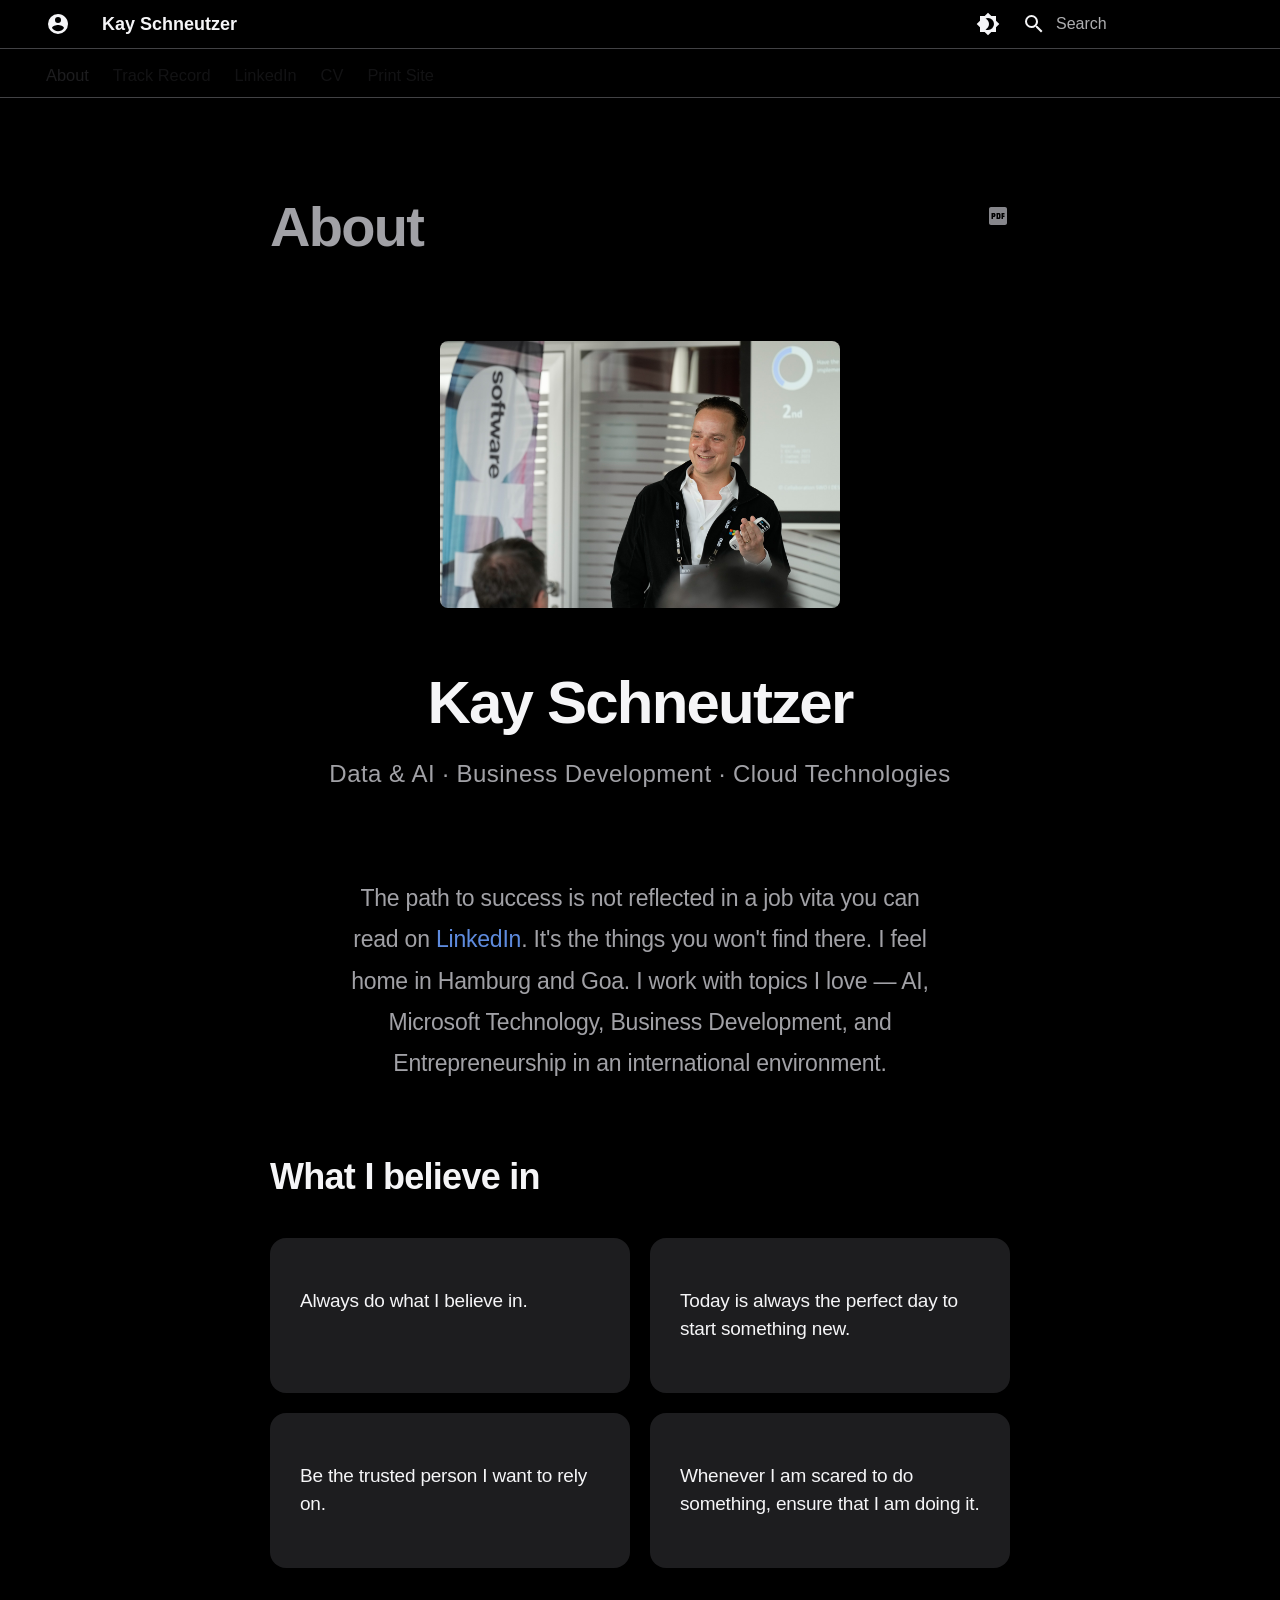
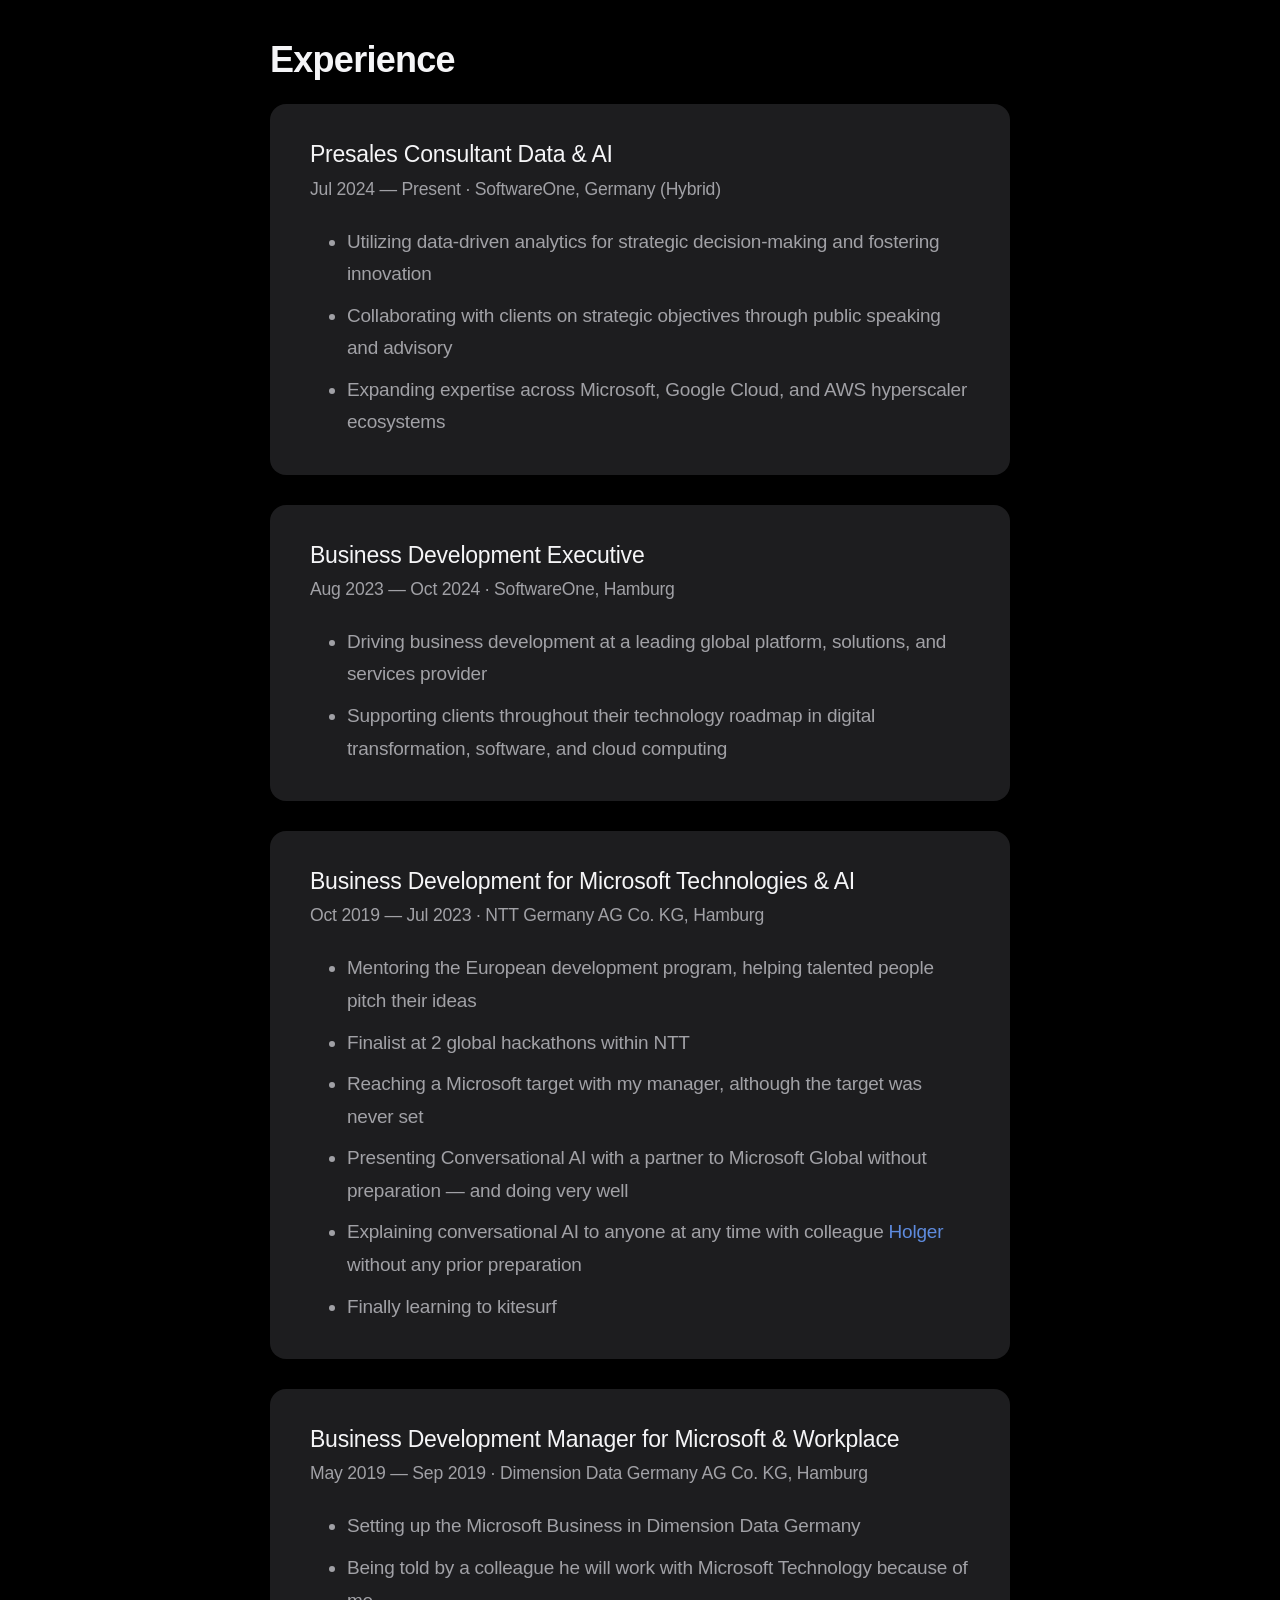
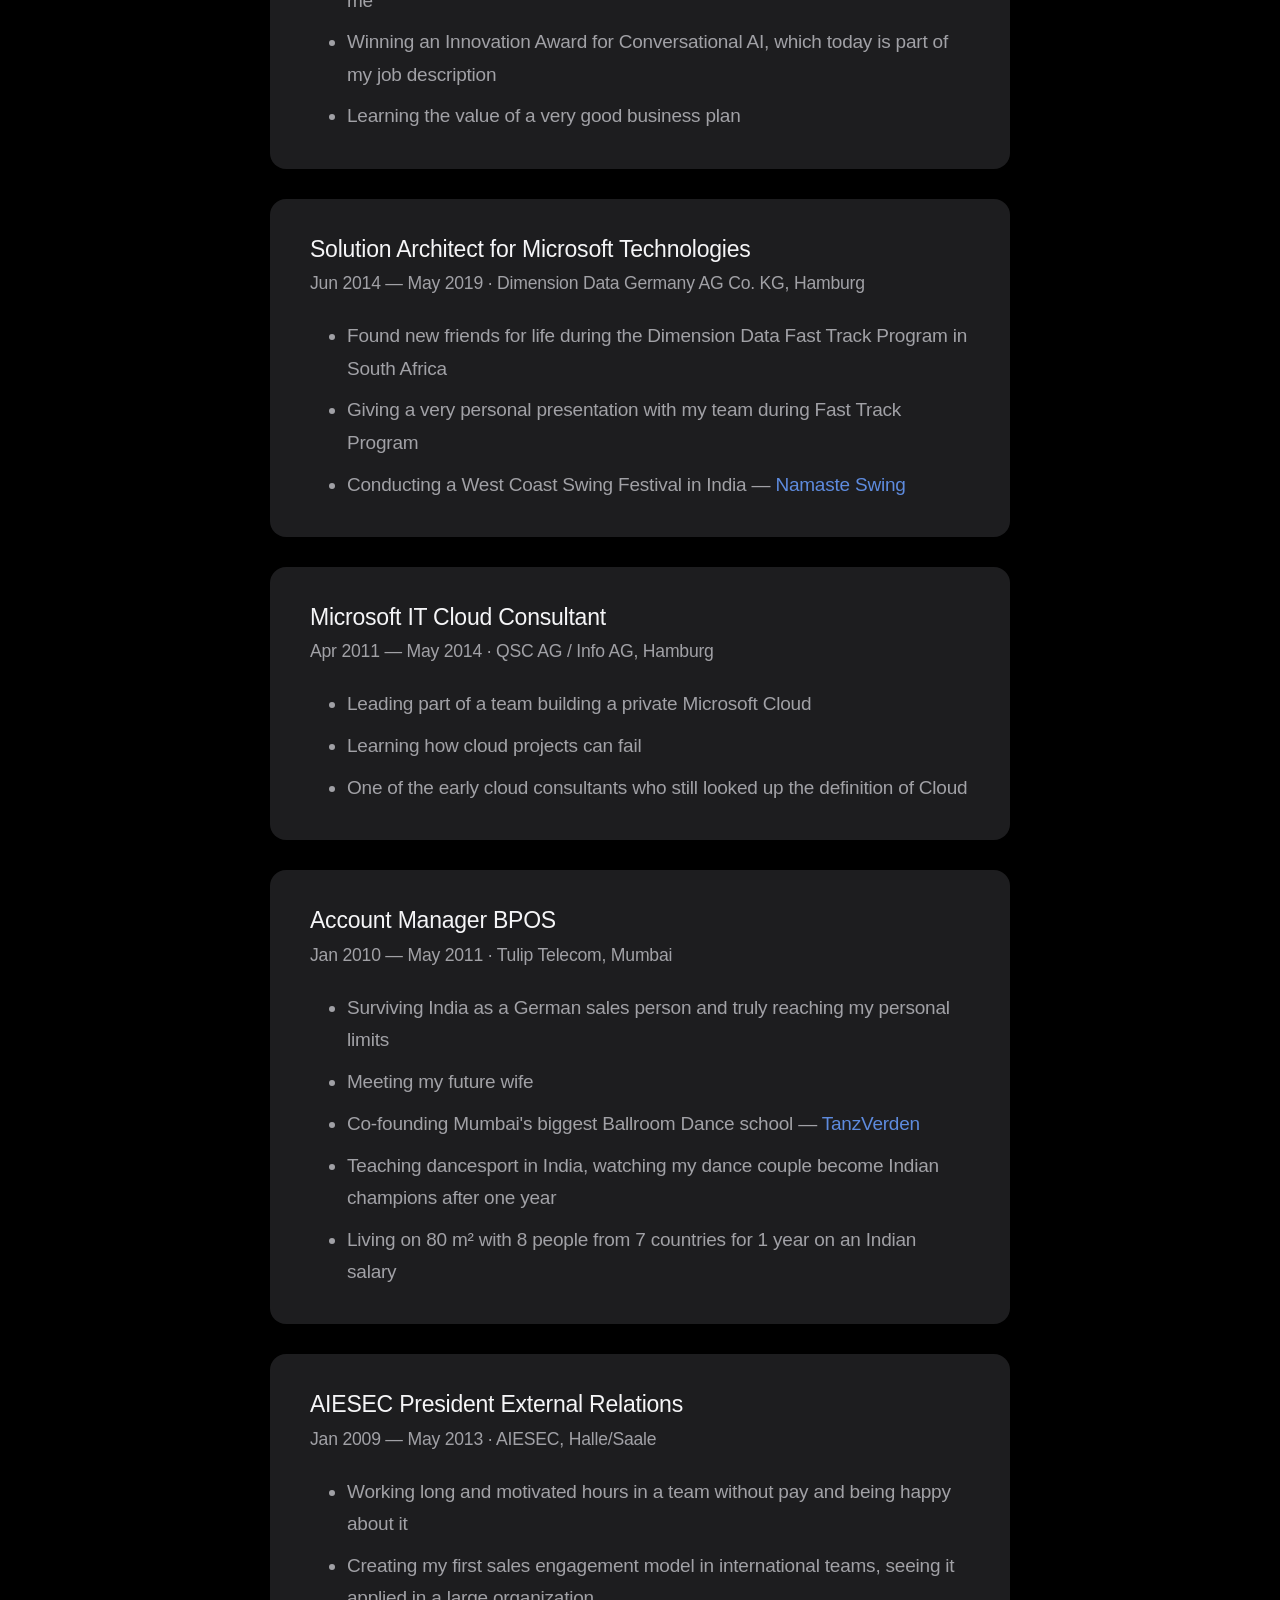
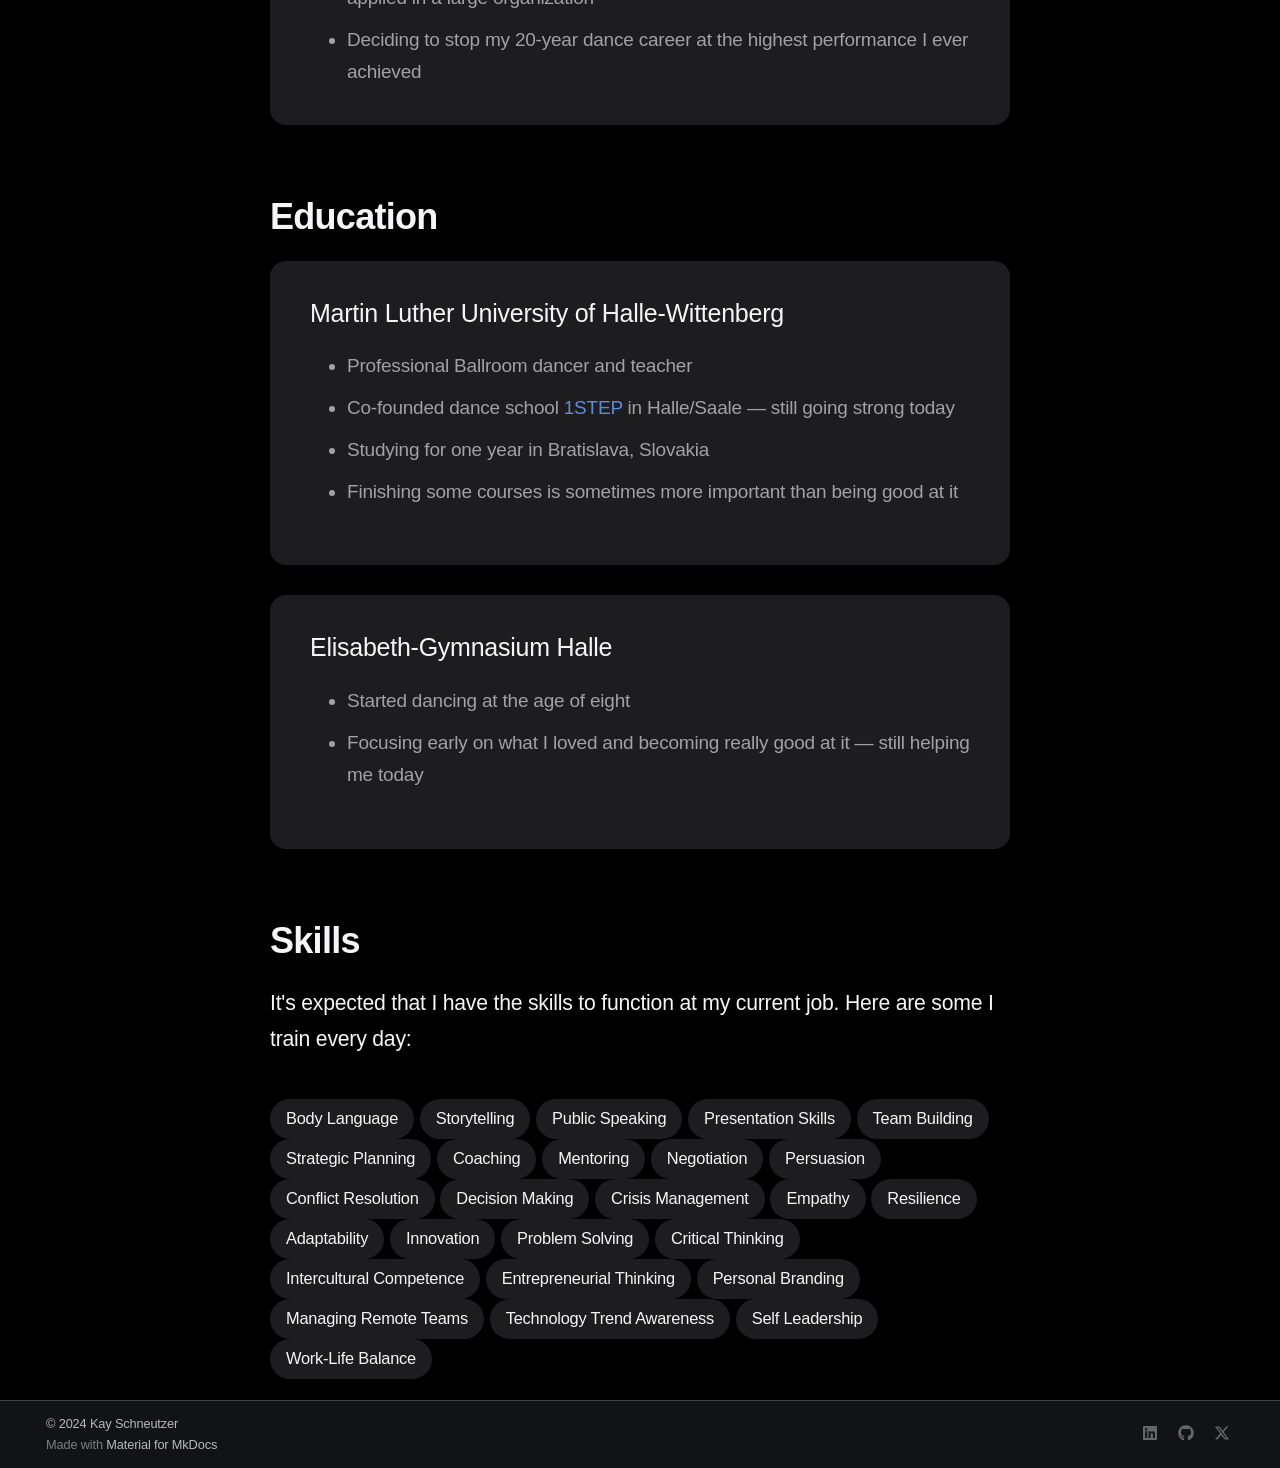
<file: index.html>
<!doctype html>
<html lang="en" class="no-js">
  <head>
    
      <meta charset="utf-8">
      <meta name="viewport" content="width=device-width,initial-scale=1">
      
        <meta name="description" content="Kay Schneutzer — Leadership is about empathy">
      
      
        <meta name="author" content="Kay Schneutzer">
      
      
        <link rel="canonical" href="https://schneutzi-81.github.io/">
      
      
      
        <link rel="next" href="trackofrecord/">
      
      
        
      
      
      <link rel="icon" href="assets/images/favicon.png">
      <meta name="generator" content="mkdocs-1.6.1, mkdocs-material-9.7.6">
    
    
      
        <title>Kay Schneutzer</title>
      
    
    
      <link rel="stylesheet" href="assets/stylesheets/main.484c7ddc.min.css">
      
        
        <link rel="stylesheet" href="assets/stylesheets/palette.ab4e12ef.min.css">
      
      


    
    
      
    
    
      
    
    
      <link rel="stylesheet" href="css/print-site.css">
    
      <link rel="stylesheet" href="css/print-site-material.css">
    
      <link rel="stylesheet" href="stylesheets/extra.css">
    
    <script>__md_scope=new URL(".",location),__md_hash=e=>[...e].reduce(((e,_)=>(e<<5)-e+_.charCodeAt(0)),0),__md_get=(e,_=localStorage,t=__md_scope)=>JSON.parse(_.getItem(t.pathname+"."+e)),__md_set=(e,_,t=localStorage,a=__md_scope)=>{try{t.setItem(a.pathname+"."+e,JSON.stringify(_))}catch(e){}}</script>
    
      

    
    
  </head>
  
  
    
    
      
    
    
    
    
    <body dir="ltr" data-md-color-scheme="slate" data-md-color-primary="black" data-md-color-accent="white">
  
    
    <input class="md-toggle" data-md-toggle="drawer" type="checkbox" id="__drawer" autocomplete="off">
    <input class="md-toggle" data-md-toggle="search" type="checkbox" id="__search" autocomplete="off">
    <label class="md-overlay" for="__drawer"></label>
    <div data-md-component="skip">
      
        
        <a href="#what-i-believe-in" class="md-skip">
          Skip to content
        </a>
      
    </div>
    <div data-md-component="announce">
      
    </div>
    
    
      

<header class="md-header" data-md-component="header">
  <nav class="md-header__inner md-grid" aria-label="Header">
    <a href="." title="Kay Schneutzer" class="md-header__button md-logo" aria-label="Kay Schneutzer" data-md-component="logo">
      
  
  <svg xmlns="http://www.w3.org/2000/svg" viewBox="0 0 24 24"><path d="M12 19.2c-2.5 0-4.71-1.28-6-3.2.03-2 4-3.1 6-3.1s5.97 1.1 6 3.1a7.23 7.23 0 0 1-6 3.2M12 5a3 3 0 0 1 3 3 3 3 0 0 1-3 3 3 3 0 0 1-3-3 3 3 0 0 1 3-3m0-3A10 10 0 0 0 2 12a10 10 0 0 0 10 10 10 10 0 0 0 10-10c0-5.53-4.5-10-10-10"/></svg>

    </a>
    <label class="md-header__button md-icon" for="__drawer">
      
      <svg xmlns="http://www.w3.org/2000/svg" viewBox="0 0 24 24"><path d="M3 6h18v2H3zm0 5h18v2H3zm0 5h18v2H3z"/></svg>
    </label>
    <div class="md-header__title" data-md-component="header-title">
      <div class="md-header__ellipsis">
        <div class="md-header__topic">
          <span class="md-ellipsis">
            Kay Schneutzer
          </span>
        </div>
        <div class="md-header__topic" data-md-component="header-topic">
          <span class="md-ellipsis">
            
              About
            
          </span>
        </div>
      </div>
    </div>
    
      
        <form class="md-header__option" data-md-component="palette">
  
    
    
    
    <input class="md-option" data-md-color-media="" data-md-color-scheme="slate" data-md-color-primary="black" data-md-color-accent="white"  aria-label="Switch to light mode"  type="radio" name="__palette" id="__palette_0">
    
      <label class="md-header__button md-icon" title="Switch to light mode" for="__palette_1" hidden>
        <svg xmlns="http://www.w3.org/2000/svg" viewBox="0 0 24 24"><path d="M12 18c-.89 0-1.74-.2-2.5-.55C11.56 16.5 13 14.42 13 12s-1.44-4.5-3.5-5.45C10.26 6.2 11.11 6 12 6a6 6 0 0 1 6 6 6 6 0 0 1-6 6m8-9.31V4h-4.69L12 .69 8.69 4H4v4.69L.69 12 4 15.31V20h4.69L12 23.31 15.31 20H20v-4.69L23.31 12z"/></svg>
      </label>
    
  
    
    
    
    <input class="md-option" data-md-color-media="" data-md-color-scheme="default" data-md-color-primary="white" data-md-color-accent="black"  aria-label="Switch to dark mode"  type="radio" name="__palette" id="__palette_1">
    
      <label class="md-header__button md-icon" title="Switch to dark mode" for="__palette_0" hidden>
        <svg xmlns="http://www.w3.org/2000/svg" viewBox="0 0 24 24"><path d="M12 8a4 4 0 0 0-4 4 4 4 0 0 0 4 4 4 4 0 0 0 4-4 4 4 0 0 0-4-4m0 10a6 6 0 0 1-6-6 6 6 0 0 1 6-6 6 6 0 0 1 6 6 6 6 0 0 1-6 6m8-9.31V4h-4.69L12 .69 8.69 4H4v4.69L.69 12 4 15.31V20h4.69L12 23.31 15.31 20H20v-4.69L23.31 12z"/></svg>
      </label>
    
  
</form>
      
    
    
      <script>var palette=__md_get("__palette");if(palette&&palette.color){if("(prefers-color-scheme)"===palette.color.media){var media=matchMedia("(prefers-color-scheme: light)"),input=document.querySelector(media.matches?"[data-md-color-media='(prefers-color-scheme: light)']":"[data-md-color-media='(prefers-color-scheme: dark)']");palette.color.media=input.getAttribute("data-md-color-media"),palette.color.scheme=input.getAttribute("data-md-color-scheme"),palette.color.primary=input.getAttribute("data-md-color-primary"),palette.color.accent=input.getAttribute("data-md-color-accent")}for(var[key,value]of Object.entries(palette.color))document.body.setAttribute("data-md-color-"+key,value)}</script>
    
    
    
      
      
        <label class="md-header__button md-icon" for="__search">
          
          <svg xmlns="http://www.w3.org/2000/svg" viewBox="0 0 24 24"><path d="M9.5 3A6.5 6.5 0 0 1 16 9.5c0 1.61-.59 3.09-1.56 4.23l.27.27h.79l5 5-1.5 1.5-5-5v-.79l-.27-.27A6.52 6.52 0 0 1 9.5 16 6.5 6.5 0 0 1 3 9.5 6.5 6.5 0 0 1 9.5 3m0 2C7 5 5 7 5 9.5S7 14 9.5 14 14 12 14 9.5 12 5 9.5 5"/></svg>
        </label>
        <div class="md-search" data-md-component="search" role="dialog">
  <label class="md-search__overlay" for="__search"></label>
  <div class="md-search__inner" role="search">
    <form class="md-search__form" name="search">
      <input type="text" class="md-search__input" name="query" aria-label="Search" placeholder="Search" autocapitalize="off" autocorrect="off" autocomplete="off" spellcheck="false" data-md-component="search-query" required>
      <label class="md-search__icon md-icon" for="__search">
        
        <svg xmlns="http://www.w3.org/2000/svg" viewBox="0 0 24 24"><path d="M9.5 3A6.5 6.5 0 0 1 16 9.5c0 1.61-.59 3.09-1.56 4.23l.27.27h.79l5 5-1.5 1.5-5-5v-.79l-.27-.27A6.52 6.52 0 0 1 9.5 16 6.5 6.5 0 0 1 3 9.5 6.5 6.5 0 0 1 9.5 3m0 2C7 5 5 7 5 9.5S7 14 9.5 14 14 12 14 9.5 12 5 9.5 5"/></svg>
        
        <svg xmlns="http://www.w3.org/2000/svg" viewBox="0 0 24 24"><path d="M20 11v2H8l5.5 5.5-1.42 1.42L4.16 12l7.92-7.92L13.5 5.5 8 11z"/></svg>
      </label>
      <nav class="md-search__options" aria-label="Search">
        
          <a href="javascript:void(0)" class="md-search__icon md-icon" title="Share" aria-label="Share" data-clipboard data-clipboard-text="" data-md-component="search-share" tabindex="-1">
            
            <svg xmlns="http://www.w3.org/2000/svg" viewBox="0 0 24 24"><path d="M18 16.08c-.76 0-1.44.3-1.96.77L8.91 12.7c.05-.23.09-.46.09-.7s-.04-.47-.09-.7l7.05-4.11c.54.5 1.25.81 2.04.81a3 3 0 0 0 3-3 3 3 0 0 0-3-3 3 3 0 0 0-3 3c0 .24.04.47.09.7L8.04 9.81C7.5 9.31 6.79 9 6 9a3 3 0 0 0-3 3 3 3 0 0 0 3 3c.79 0 1.5-.31 2.04-.81l7.12 4.15c-.05.21-.08.43-.08.66 0 1.61 1.31 2.91 2.92 2.91s2.92-1.3 2.92-2.91A2.92 2.92 0 0 0 18 16.08"/></svg>
          </a>
        
        <button type="reset" class="md-search__icon md-icon" title="Clear" aria-label="Clear" tabindex="-1">
          
          <svg xmlns="http://www.w3.org/2000/svg" viewBox="0 0 24 24"><path d="M19 6.41 17.59 5 12 10.59 6.41 5 5 6.41 10.59 12 5 17.59 6.41 19 12 13.41 17.59 19 19 17.59 13.41 12z"/></svg>
        </button>
      </nav>
      
        <div class="md-search__suggest" data-md-component="search-suggest"></div>
      
    </form>
    <div class="md-search__output">
      <div class="md-search__scrollwrap" tabindex="0" data-md-scrollfix>
        <div class="md-search-result" data-md-component="search-result">
          <div class="md-search-result__meta">
            Initializing search
          </div>
          <ol class="md-search-result__list" role="presentation"></ol>
        </div>
      </div>
    </div>
  </div>
</div>
      
    
    
  </nav>
  
</header>
    
    <div class="md-container" data-md-component="container">
      
      
        
          
            
<nav class="md-tabs" aria-label="Tabs" data-md-component="tabs">
  <div class="md-grid">
    <ul class="md-tabs__list">
      
        
  
  
  
    
  
  
    <li class="md-tabs__item md-tabs__item--active">
      <a href="." class="md-tabs__link">
        
  
  
    
  
  About

      </a>
    </li>
  

      
        
  
  
  
  
    <li class="md-tabs__item">
      <a href="trackofrecord/" class="md-tabs__link">
        
  
  
    
  
  Track Record

      </a>
    </li>
  

      
        
  
  
  
  
    <li class="md-tabs__item">
      <a href="https://www.linkedin.com/in/kay-schneutzer-50169817/" class="md-tabs__link">
        
  
  
    
  
  LinkedIn

      </a>
    </li>
  

      
        
  
  
  
  
    <li class="md-tabs__item">
      <a href="https://github.com/schneutzi-81/schneutzi-81.github.io/raw/master/docs/assets/Kay%2BSchneutzer%2B-%2B%2BGlobal%2BBDM.pdf" class="md-tabs__link">
        
  
  
    
  
  CV

      </a>
    </li>
  

      
        
  
  
  
  
    <li class="md-tabs__item">
      <a href="print_page/" class="md-tabs__link">
        
  
  
    
  
  Print Site

      </a>
    </li>
  

      
    </ul>
  </div>
</nav>
          
        
      
      <main class="md-main" data-md-component="main">
        <div class="md-main__inner md-grid">
          
            
              
                
              
              <div class="md-sidebar md-sidebar--primary" data-md-component="sidebar" data-md-type="navigation" hidden>
                <div class="md-sidebar__scrollwrap">
                  <div class="md-sidebar__inner">
                    


  


<nav class="md-nav md-nav--primary md-nav--lifted" aria-label="Navigation" data-md-level="0">
  <label class="md-nav__title" for="__drawer">
    <a href="." title="Kay Schneutzer" class="md-nav__button md-logo" aria-label="Kay Schneutzer" data-md-component="logo">
      
  
  <svg xmlns="http://www.w3.org/2000/svg" viewBox="0 0 24 24"><path d="M12 19.2c-2.5 0-4.71-1.28-6-3.2.03-2 4-3.1 6-3.1s5.97 1.1 6 3.1a7.23 7.23 0 0 1-6 3.2M12 5a3 3 0 0 1 3 3 3 3 0 0 1-3 3 3 3 0 0 1-3-3 3 3 0 0 1 3-3m0-3A10 10 0 0 0 2 12a10 10 0 0 0 10 10 10 10 0 0 0 10-10c0-5.53-4.5-10-10-10"/></svg>

    </a>
    Kay Schneutzer
  </label>
  
  <ul class="md-nav__list" data-md-scrollfix>
    
      
      
  
  
    
  
  
  
    <li class="md-nav__item md-nav__item--active">
      
      <input class="md-nav__toggle md-toggle" type="checkbox" id="__toc">
      
      
      
        <label class="md-nav__link md-nav__link--active" for="__toc">
          
  
  
  <span class="md-ellipsis">
    
  
    About
  

    
  </span>
  
  

          <span class="md-nav__icon md-icon"></span>
        </label>
      
      <a href="." class="md-nav__link md-nav__link--active">
        
  
  
  <span class="md-ellipsis">
    
  
    About
  

    
  </span>
  
  

      </a>
      
        

<nav class="md-nav md-nav--secondary" aria-label="Table of contents">
  
  
  
  
    <label class="md-nav__title" for="__toc">
      <span class="md-nav__icon md-icon"></span>
      Table of contents
    </label>
    <ul class="md-nav__list" data-md-component="toc" data-md-scrollfix>
      
        <li class="md-nav__item">
  <a href="#what-i-believe-in" class="md-nav__link">
    <span class="md-ellipsis">
      
        What I believe in
      
    </span>
  </a>
  
</li>
      
        <li class="md-nav__item">
  <a href="#experience" class="md-nav__link">
    <span class="md-ellipsis">
      
        Experience
      
    </span>
  </a>
  
    <nav class="md-nav" aria-label="Experience">
      <ul class="md-nav__list">
        
          <li class="md-nav__item">
  <a href="#presales-consultant-data-ai" class="md-nav__link">
    <span class="md-ellipsis">
      
        Presales Consultant Data &amp; AI
      
    </span>
  </a>
  
</li>
        
          <li class="md-nav__item">
  <a href="#business-development-executive" class="md-nav__link">
    <span class="md-ellipsis">
      
        Business Development Executive
      
    </span>
  </a>
  
</li>
        
          <li class="md-nav__item">
  <a href="#business-development-for-microsoft-technologies-ai" class="md-nav__link">
    <span class="md-ellipsis">
      
        Business Development for Microsoft Technologies &amp; AI
      
    </span>
  </a>
  
</li>
        
          <li class="md-nav__item">
  <a href="#business-development-manager-for-microsoft-workplace" class="md-nav__link">
    <span class="md-ellipsis">
      
        Business Development Manager for Microsoft &amp; Workplace
      
    </span>
  </a>
  
</li>
        
          <li class="md-nav__item">
  <a href="#solution-architect-for-microsoft-technologies" class="md-nav__link">
    <span class="md-ellipsis">
      
        Solution Architect for Microsoft Technologies
      
    </span>
  </a>
  
</li>
        
          <li class="md-nav__item">
  <a href="#microsoft-it-cloud-consultant" class="md-nav__link">
    <span class="md-ellipsis">
      
        Microsoft IT Cloud Consultant
      
    </span>
  </a>
  
</li>
        
          <li class="md-nav__item">
  <a href="#account-manager-bpos" class="md-nav__link">
    <span class="md-ellipsis">
      
        Account Manager BPOS
      
    </span>
  </a>
  
</li>
        
          <li class="md-nav__item">
  <a href="#aiesec-president-external-relations" class="md-nav__link">
    <span class="md-ellipsis">
      
        AIESEC President External Relations
      
    </span>
  </a>
  
</li>
        
      </ul>
    </nav>
  
</li>
      
        <li class="md-nav__item">
  <a href="#education" class="md-nav__link">
    <span class="md-ellipsis">
      
        Education
      
    </span>
  </a>
  
    <nav class="md-nav" aria-label="Education">
      <ul class="md-nav__list">
        
          <li class="md-nav__item">
  <a href="#martin-luther-university-of-halle-wittenberg" class="md-nav__link">
    <span class="md-ellipsis">
      
        Martin Luther University of Halle-Wittenberg
      
    </span>
  </a>
  
</li>
        
          <li class="md-nav__item">
  <a href="#elisabeth-gymnasium-halle" class="md-nav__link">
    <span class="md-ellipsis">
      
        Elisabeth-Gymnasium Halle
      
    </span>
  </a>
  
</li>
        
      </ul>
    </nav>
  
</li>
      
        <li class="md-nav__item">
  <a href="#skills" class="md-nav__link">
    <span class="md-ellipsis">
      
        Skills
      
    </span>
  </a>
  
</li>
      
    </ul>
  
</nav>
      
    </li>
  

    
      
      
  
  
  
  
    <li class="md-nav__item">
      <a href="trackofrecord/" class="md-nav__link">
        
  
  
  <span class="md-ellipsis">
    
  
    Track Record
  

    
  </span>
  
  

      </a>
    </li>
  

    
      
      
  
  
  
  
    <li class="md-nav__item">
      <a href="https://www.linkedin.com/in/kay-schneutzer-50169817/" class="md-nav__link">
        
  
  
  <span class="md-ellipsis">
    
  
    LinkedIn
  

    
  </span>
  
  

      </a>
    </li>
  

    
      
      
  
  
  
  
    <li class="md-nav__item">
      <a href="https://github.com/schneutzi-81/schneutzi-81.github.io/raw/master/docs/assets/Kay%2BSchneutzer%2B-%2B%2BGlobal%2BBDM.pdf" class="md-nav__link">
        
  
  
  <span class="md-ellipsis">
    
  
    CV
  

    
  </span>
  
  

      </a>
    </li>
  

    
      
      
  
  
  
  
    <li class="md-nav__item">
      <a href="print_page/" class="md-nav__link">
        
  
  
  <span class="md-ellipsis">
    
  
    Print Site
  

    
  </span>
  
  

      </a>
    </li>
  

    
  </ul>
</nav>
                  </div>
                </div>
              </div>
            
            
              
                
              
              <div class="md-sidebar md-sidebar--secondary" data-md-component="sidebar" data-md-type="toc" hidden>
                <div class="md-sidebar__scrollwrap">
                  <div class="md-sidebar__inner">
                    

<nav class="md-nav md-nav--secondary" aria-label="Table of contents">
  
  
  
  
    <label class="md-nav__title" for="__toc">
      <span class="md-nav__icon md-icon"></span>
      Table of contents
    </label>
    <ul class="md-nav__list" data-md-component="toc" data-md-scrollfix>
      
        <li class="md-nav__item">
  <a href="#what-i-believe-in" class="md-nav__link">
    <span class="md-ellipsis">
      
        What I believe in
      
    </span>
  </a>
  
</li>
      
        <li class="md-nav__item">
  <a href="#experience" class="md-nav__link">
    <span class="md-ellipsis">
      
        Experience
      
    </span>
  </a>
  
    <nav class="md-nav" aria-label="Experience">
      <ul class="md-nav__list">
        
          <li class="md-nav__item">
  <a href="#presales-consultant-data-ai" class="md-nav__link">
    <span class="md-ellipsis">
      
        Presales Consultant Data &amp; AI
      
    </span>
  </a>
  
</li>
        
          <li class="md-nav__item">
  <a href="#business-development-executive" class="md-nav__link">
    <span class="md-ellipsis">
      
        Business Development Executive
      
    </span>
  </a>
  
</li>
        
          <li class="md-nav__item">
  <a href="#business-development-for-microsoft-technologies-ai" class="md-nav__link">
    <span class="md-ellipsis">
      
        Business Development for Microsoft Technologies &amp; AI
      
    </span>
  </a>
  
</li>
        
          <li class="md-nav__item">
  <a href="#business-development-manager-for-microsoft-workplace" class="md-nav__link">
    <span class="md-ellipsis">
      
        Business Development Manager for Microsoft &amp; Workplace
      
    </span>
  </a>
  
</li>
        
          <li class="md-nav__item">
  <a href="#solution-architect-for-microsoft-technologies" class="md-nav__link">
    <span class="md-ellipsis">
      
        Solution Architect for Microsoft Technologies
      
    </span>
  </a>
  
</li>
        
          <li class="md-nav__item">
  <a href="#microsoft-it-cloud-consultant" class="md-nav__link">
    <span class="md-ellipsis">
      
        Microsoft IT Cloud Consultant
      
    </span>
  </a>
  
</li>
        
          <li class="md-nav__item">
  <a href="#account-manager-bpos" class="md-nav__link">
    <span class="md-ellipsis">
      
        Account Manager BPOS
      
    </span>
  </a>
  
</li>
        
          <li class="md-nav__item">
  <a href="#aiesec-president-external-relations" class="md-nav__link">
    <span class="md-ellipsis">
      
        AIESEC President External Relations
      
    </span>
  </a>
  
</li>
        
      </ul>
    </nav>
  
</li>
      
        <li class="md-nav__item">
  <a href="#education" class="md-nav__link">
    <span class="md-ellipsis">
      
        Education
      
    </span>
  </a>
  
    <nav class="md-nav" aria-label="Education">
      <ul class="md-nav__list">
        
          <li class="md-nav__item">
  <a href="#martin-luther-university-of-halle-wittenberg" class="md-nav__link">
    <span class="md-ellipsis">
      
        Martin Luther University of Halle-Wittenberg
      
    </span>
  </a>
  
</li>
        
          <li class="md-nav__item">
  <a href="#elisabeth-gymnasium-halle" class="md-nav__link">
    <span class="md-ellipsis">
      
        Elisabeth-Gymnasium Halle
      
    </span>
  </a>
  
</li>
        
      </ul>
    </nav>
  
</li>
      
        <li class="md-nav__item">
  <a href="#skills" class="md-nav__link">
    <span class="md-ellipsis">
      
        Skills
      
    </span>
  </a>
  
</li>
      
    </ul>
  
</nav>
                  </div>
                </div>
              </div>
            
          
          
            <div class="md-content" data-md-component="content">
              
              <article class="md-content__inner md-typeset">
                


    <a href="resume.pdf" title="Site PDF" class="md-content__button md-icon">
        <svg xmlns="http://www.w3.org/2000/svg" viewBox="0 0 24 24"><path d="M19 3H5c-1.1 0-2 .9-2 2v14c0 1.1.9 2 2 2h14c1.1 0 2-.9 2-2V5c0-1.1-.9-2-2-2m-9.5 8.5c0 .8-.7 1.5-1.5 1.5H7v2H5.5V9H8c.8 0 1.5.7 1.5 1.5zm5 2c0 .8-.7 1.5-1.5 1.5h-2.5V9H13c.8 0 1.5.7 1.5 1.5zm4-3H17v1h1.5V13H17v2h-1.5V9h3zm-6.5 0h1v3h-1zm-5 0h1v1H7z"/></svg>
    </a>



                  
  




  <h1>About</h1>

<div class="hero">
<p><img alt="profile_picture" src="assets/SWO-105207-20240305_10-52-07.jpg" /></p>
<p class="hero-name">Kay Schneutzer</p>
<p class="hero-tagline">Data &amp; AI &middot; Business Development &middot; Cloud Technologies</p>
</div>
<div class="statement">
<p>The path to success is not reflected in a job vita you can read on <a href="https://www.linkedin.com/in/kay-schneutzer-50169817/">LinkedIn</a>. It's the things you won't find there. I feel home in Hamburg and Goa. I work with topics I love — AI, Microsoft Technology, Business Development, and Entrepreneurship in an international environment.</p>
</div>
<h2 id="what-i-believe-in">What I believe in<a class="headerlink" href="#what-i-believe-in" title="Permanent link">&para;</a></h2>
<div class="values">
<div class="value-item">
<p>Always do what I believe in.</p>
</div>
<div class="value-item">
<p>Today is always the perfect day to start something new.</p>
</div>
<div class="value-item">
<p>Be the trusted person I want to rely on.</p>
</div>
<div class="value-item">
<p>Whenever I am scared to do something, ensure that I am doing it.</p>
</div>
</div>
<h2 id="experience">Experience<a class="headerlink" href="#experience" title="Permanent link">&para;</a></h2>
<div class="experience-card">
<h3 id="presales-consultant-data-ai">Presales Consultant Data &amp; AI<a class="headerlink" href="#presales-consultant-data-ai" title="Permanent link">&para;</a></h3>
<div class="role-meta">Jul 2024 — Present &middot; SoftwareOne, Germany (Hybrid)</div>
<ul>
<li>Utilizing data-driven analytics for strategic decision-making and fostering innovation</li>
<li>Collaborating with clients on strategic objectives through public speaking and advisory</li>
<li>Expanding expertise across Microsoft, Google Cloud, and AWS hyperscaler ecosystems</li>
</ul>
</div>
<div class="experience-card">
<h3 id="business-development-executive">Business Development Executive<a class="headerlink" href="#business-development-executive" title="Permanent link">&para;</a></h3>
<div class="role-meta">Aug 2023 — Oct 2024 &middot; SoftwareOne, Hamburg</div>
<ul>
<li>Driving business development at a leading global platform, solutions, and services provider</li>
<li>Supporting clients throughout their technology roadmap in digital transformation, software, and cloud computing</li>
</ul>
</div>
<div class="experience-card">
<h3 id="business-development-for-microsoft-technologies-ai">Business Development for Microsoft Technologies &amp; AI<a class="headerlink" href="#business-development-for-microsoft-technologies-ai" title="Permanent link">&para;</a></h3>
<div class="role-meta">Oct 2019 — Jul 2023 &middot; NTT Germany AG Co. KG, Hamburg</div>
<ul>
<li>Mentoring the European development program, helping talented people pitch their ideas</li>
<li>Finalist at 2 global hackathons within NTT</li>
<li>Reaching a Microsoft target with my manager, although the target was never set</li>
<li>Presenting Conversational AI with a partner to Microsoft Global without preparation — and doing very well</li>
<li>Explaining conversational AI to anyone at any time with colleague <a href="https://github.com/holgerimbery">Holger</a> without any prior preparation</li>
<li>Finally learning to kitesurf</li>
</ul>
</div>
<div class="experience-card">
<h3 id="business-development-manager-for-microsoft-workplace">Business Development Manager for Microsoft &amp; Workplace<a class="headerlink" href="#business-development-manager-for-microsoft-workplace" title="Permanent link">&para;</a></h3>
<div class="role-meta">May 2019 — Sep 2019 &middot; Dimension Data Germany AG Co. KG, Hamburg</div>
<ul>
<li>Setting up the Microsoft Business in Dimension Data Germany</li>
<li>Being told by a colleague he will work with Microsoft Technology because of me</li>
<li>Winning an Innovation Award for Conversational AI, which today is part of my job description</li>
<li>Learning the value of a very good business plan</li>
</ul>
</div>
<div class="experience-card">
<h3 id="solution-architect-for-microsoft-technologies">Solution Architect for Microsoft Technologies<a class="headerlink" href="#solution-architect-for-microsoft-technologies" title="Permanent link">&para;</a></h3>
<div class="role-meta">Jun 2014 — May 2019 &middot; Dimension Data Germany AG Co. KG, Hamburg</div>
<ul>
<li>Found new friends for life during the Dimension Data Fast Track Program in South Africa</li>
<li>Giving a very personal presentation with my team during Fast Track Program</li>
<li>Conducting a West Coast Swing Festival in India — <a href="https://namasteswing.in/">Namaste Swing</a></li>
</ul>
</div>
<div class="experience-card">
<h3 id="microsoft-it-cloud-consultant">Microsoft IT Cloud Consultant<a class="headerlink" href="#microsoft-it-cloud-consultant" title="Permanent link">&para;</a></h3>
<div class="role-meta">Apr 2011 — May 2014 &middot; QSC AG / Info AG, Hamburg</div>
<ul>
<li>Leading part of a team building a private Microsoft Cloud</li>
<li>Learning how cloud projects can fail</li>
<li>One of the early cloud consultants who still looked up the definition of Cloud</li>
</ul>
</div>
<div class="experience-card">
<h3 id="account-manager-bpos">Account Manager BPOS<a class="headerlink" href="#account-manager-bpos" title="Permanent link">&para;</a></h3>
<div class="role-meta">Jan 2010 — May 2011 &middot; Tulip Telecom, Mumbai</div>
<ul>
<li>Surviving India as a German sales person and truly reaching my personal limits</li>
<li>Meeting my future wife</li>
<li>Co-founding Mumbai's biggest Ballroom Dance school — <a href="https://www.facebook.com/TanzVerdenBallroomInternational">TanzVerden</a></li>
<li>Teaching dancesport in India, watching my dance couple become Indian champions after one year</li>
<li>Living on 80 m² with 8 people from 7 countries for 1 year on an Indian salary</li>
</ul>
</div>
<div class="experience-card">
<h3 id="aiesec-president-external-relations">AIESEC President External Relations<a class="headerlink" href="#aiesec-president-external-relations" title="Permanent link">&para;</a></h3>
<div class="role-meta">Jan 2009 — May 2013 &middot; AIESEC, Halle/Saale</div>
<ul>
<li>Working long and motivated hours in a team without pay and being happy about it</li>
<li>Creating my first sales engagement model in international teams, seeing it applied in a large organization</li>
<li>Deciding to stop my 20-year dance career at the highest performance I ever achieved</li>
</ul>
</div>
<h2 id="education">Education<a class="headerlink" href="#education" title="Permanent link">&para;</a></h2>
<div class="education-card">
<h3 id="martin-luther-university-of-halle-wittenberg">Martin Luther University of Halle-Wittenberg<a class="headerlink" href="#martin-luther-university-of-halle-wittenberg" title="Permanent link">&para;</a></h3>
<ul>
<li>Professional Ballroom dancer and teacher</li>
<li>Co-founded dance school <a href="https://ballroomlounge.wordpress.com/">1STEP</a> in Halle/Saale — still going strong today</li>
<li>Studying for one year in Bratislava, Slovakia</li>
<li>Finishing some courses is sometimes more important than being good at it</li>
</ul>
</div>
<div class="education-card">
<h3 id="elisabeth-gymnasium-halle">Elisabeth-Gymnasium Halle<a class="headerlink" href="#elisabeth-gymnasium-halle" title="Permanent link">&para;</a></h3>
<ul>
<li>Started dancing at the age of eight</li>
<li>Focusing early on what I loved and becoming really good at it — still helping me today</li>
</ul>
</div>
<h2 id="skills">Skills<a class="headerlink" href="#skills" title="Permanent link">&para;</a></h2>
<p>It's expected that I have the skills to function at my current job. Here are some I train every day:</p>
<div class="skills-container">
<p><span class="skill-pill">Body Language</span>
<span class="skill-pill">Storytelling</span>
<span class="skill-pill">Public Speaking</span>
<span class="skill-pill">Presentation Skills</span>
<span class="skill-pill">Team Building</span>
<span class="skill-pill">Strategic Planning</span>
<span class="skill-pill">Coaching</span>
<span class="skill-pill">Mentoring</span>
<span class="skill-pill">Negotiation</span>
<span class="skill-pill">Persuasion</span>
<span class="skill-pill">Conflict Resolution</span>
<span class="skill-pill">Decision Making</span>
<span class="skill-pill">Crisis Management</span>
<span class="skill-pill">Empathy</span>
<span class="skill-pill">Resilience</span>
<span class="skill-pill">Adaptability</span>
<span class="skill-pill">Innovation</span>
<span class="skill-pill">Problem Solving</span>
<span class="skill-pill">Critical Thinking</span>
<span class="skill-pill">Intercultural Competence</span>
<span class="skill-pill">Entrepreneurial Thinking</span>
<span class="skill-pill">Personal Branding</span>
<span class="skill-pill">Managing Remote Teams</span>
<span class="skill-pill">Technology Trend Awareness</span>
<span class="skill-pill">Self Leadership</span>
<span class="skill-pill">Work-Life Balance</span></p>
</div>







  
  




  



                

              </article>
            </div>
          
          
<script>var target=document.getElementById(location.hash.slice(1));target&&target.name&&(target.checked=target.name.startsWith("__tabbed_"))</script>
        </div>
        
          <button type="button" class="md-top md-icon" data-md-component="top" hidden>
  
  <svg xmlns="http://www.w3.org/2000/svg" viewBox="0 0 24 24"><path d="M13 20h-2V8l-5.5 5.5-1.42-1.42L12 4.16l7.92 7.92-1.42 1.42L13 8z"/></svg>
  Back to top
</button>
        
      </main>
      
        <footer class="md-footer">
  
  <div class="md-footer-meta md-typeset">
    <div class="md-footer-meta__inner md-grid">
      <div class="md-copyright">
  
    <div class="md-copyright__highlight">
      &copy; 2024 Kay Schneutzer
    </div>
  
  
    Made with
    <a href="https://squidfunk.github.io/mkdocs-material/" target="_blank" rel="noopener">
      Material for MkDocs
    </a>
  
</div>
      
        
<div class="md-social">
  
    
    
    
    
    <a href="https://www.linkedin.com/in/kay-schneutzer-50169817/" target="_blank" rel="noopener" title="Kay Schneutzer on LinkedIn" class="md-social__link">
      <svg xmlns="http://www.w3.org/2000/svg" viewBox="0 0 448 512"><!--! Font Awesome Free 7.1.0 by @fontawesome - https://fontawesome.com License - https://fontawesome.com/license/free (Icons: CC BY 4.0, Fonts: SIL OFL 1.1, Code: MIT License) Copyright 2025 Fonticons, Inc.--><path d="M416 32H31.9C14.3 32 0 46.5 0 64.3v383.4C0 465.5 14.3 480 31.9 480H416c17.6 0 32-14.5 32-32.3V64.3c0-17.8-14.4-32.3-32-32.3M135.4 416H69V202.2h66.5V416zM102.2 96a38.5 38.5 0 1 1 0 77 38.5 38.5 0 1 1 0-77m282.1 320h-66.4V312c0-24.8-.5-56.7-34.5-56.7-34.6 0-39.9 27-39.9 54.9V416h-66.4V202.2h63.7v29.2h.9c8.9-16.8 30.6-34.5 62.9-34.5 67.2 0 79.7 44.3 79.7 101.9z"/></svg>
    </a>
  
    
    
    
    
    <a href="https://github.com/schneutzi-81" target="_blank" rel="noopener" title="Schneutzi on GitHub" class="md-social__link">
      <svg xmlns="http://www.w3.org/2000/svg" viewBox="0 0 512 512"><!--! Font Awesome Free 7.1.0 by @fontawesome - https://fontawesome.com License - https://fontawesome.com/license/free (Icons: CC BY 4.0, Fonts: SIL OFL 1.1, Code: MIT License) Copyright 2025 Fonticons, Inc.--><path d="M173.9 397.4c0 2-2.3 3.6-5.2 3.6-3.3.3-5.6-1.3-5.6-3.6 0-2 2.3-3.6 5.2-3.6 3-.3 5.6 1.3 5.6 3.6m-31.1-4.5c-.7 2 1.3 4.3 4.3 4.9 2.6 1 5.6 0 6.2-2s-1.3-4.3-4.3-5.2c-2.6-.7-5.5.3-6.2 2.3m44.2-1.7c-2.9.7-4.9 2.6-4.6 4.9.3 2 2.9 3.3 5.9 2.6 2.9-.7 4.9-2.6 4.6-4.6-.3-1.9-3-3.2-5.9-2.9M252.8 8C114.1 8 8 113.3 8 252c0 110.9 69.8 205.8 169.5 239.2 12.8 2.3 17.3-5.6 17.3-12.1 0-6.2-.3-40.4-.3-61.4 0 0-70 15-84.7-29.8 0 0-11.4-29.1-27.8-36.6 0 0-22.9-15.7 1.6-15.4 0 0 24.9 2 38.6 25.8 21.9 38.6 58.6 27.5 72.9 20.9 2.3-16 8.8-27.1 16-33.7-55.9-6.2-112.3-14.3-112.3-110.5 0-27.5 7.6-41.3 23.6-58.9-2.6-6.5-11.1-33.3 2.6-67.9 20.9-6.5 69 27 69 27 20-5.6 41.5-8.5 62.8-8.5s42.8 2.9 62.8 8.5c0 0 48.1-33.6 69-27 13.7 34.7 5.2 61.4 2.6 67.9 16 17.7 25.8 31.5 25.8 58.9 0 96.5-58.9 104.2-114.8 110.5 9.2 7.9 17 22.9 17 46.4 0 33.7-.3 75.4-.3 83.6 0 6.5 4.6 14.4 17.3 12.1C436.2 457.8 504 362.9 504 252 504 113.3 391.5 8 252.8 8M105.2 352.9c-1.3 1-1 3.3.7 5.2 1.6 1.6 3.9 2.3 5.2 1 1.3-1 1-3.3-.7-5.2-1.6-1.6-3.9-2.3-5.2-1m-10.8-8.1c-.7 1.3.3 2.9 2.3 3.9 1.6 1 3.6.7 4.3-.7.7-1.3-.3-2.9-2.3-3.9-2-.6-3.6-.3-4.3.7m32.4 35.6c-1.6 1.3-1 4.3 1.3 6.2 2.3 2.3 5.2 2.6 6.5 1 1.3-1.3.7-4.3-1.3-6.2-2.2-2.3-5.2-2.6-6.5-1m-11.4-14.7c-1.6 1-1.6 3.6 0 5.9s4.3 3.3 5.6 2.3c1.6-1.3 1.6-3.9 0-6.2-1.4-2.3-4-3.3-5.6-2"/></svg>
    </a>
  
    
    
    
    
    <a href="https://x.com/Goangern" target="_blank" rel="noopener" title="Goangern on X" class="md-social__link">
      <svg xmlns="http://www.w3.org/2000/svg" viewBox="0 0 448 512"><!--! Font Awesome Free 7.1.0 by @fontawesome - https://fontawesome.com License - https://fontawesome.com/license/free (Icons: CC BY 4.0, Fonts: SIL OFL 1.1, Code: MIT License) Copyright 2025 Fonticons, Inc.--><path d="M357.2 48h70.6L273.6 224.2 455 464H313L201.7 318.6 74.5 464H3.8l164.9-188.5L-5.2 48h145.6l100.5 132.9zm-24.8 373.8h39.1L119.1 88h-42z"/></svg>
    </a>
  
</div>
      
    </div>
  </div>
</footer>
      
    </div>
    <div class="md-dialog" data-md-component="dialog">
      <div class="md-dialog__inner md-typeset"></div>
    </div>
    
      <div class="md-progress" data-md-component="progress" role="progressbar"></div>
    
    
    
      
      
      <script id="__config" type="application/json">{"annotate": null, "base": ".", "features": ["navigation.tracking", "navigation.instant", "navigation.instant.progress", "navigation.top", "navigation.tabs", "search.highlight", "search.share", "search.suggest", "content.tooltips"], "search": "assets/javascripts/workers/search.2c215733.min.js", "tags": null, "translations": {"clipboard.copied": "Copied to clipboard", "clipboard.copy": "Copy to clipboard", "search.result.more.one": "1 more on this page", "search.result.more.other": "# more on this page", "search.result.none": "No matching documents", "search.result.one": "1 matching document", "search.result.other": "# matching documents", "search.result.placeholder": "Type to start searching", "search.result.term.missing": "Missing", "select.version": "Select version"}, "version": null}</script>
    
    
      <script src="assets/javascripts/bundle.79ae519e.min.js"></script>
      
        <script src="js/print-site.js"></script>
      
    
  </body>
</html>
</file>
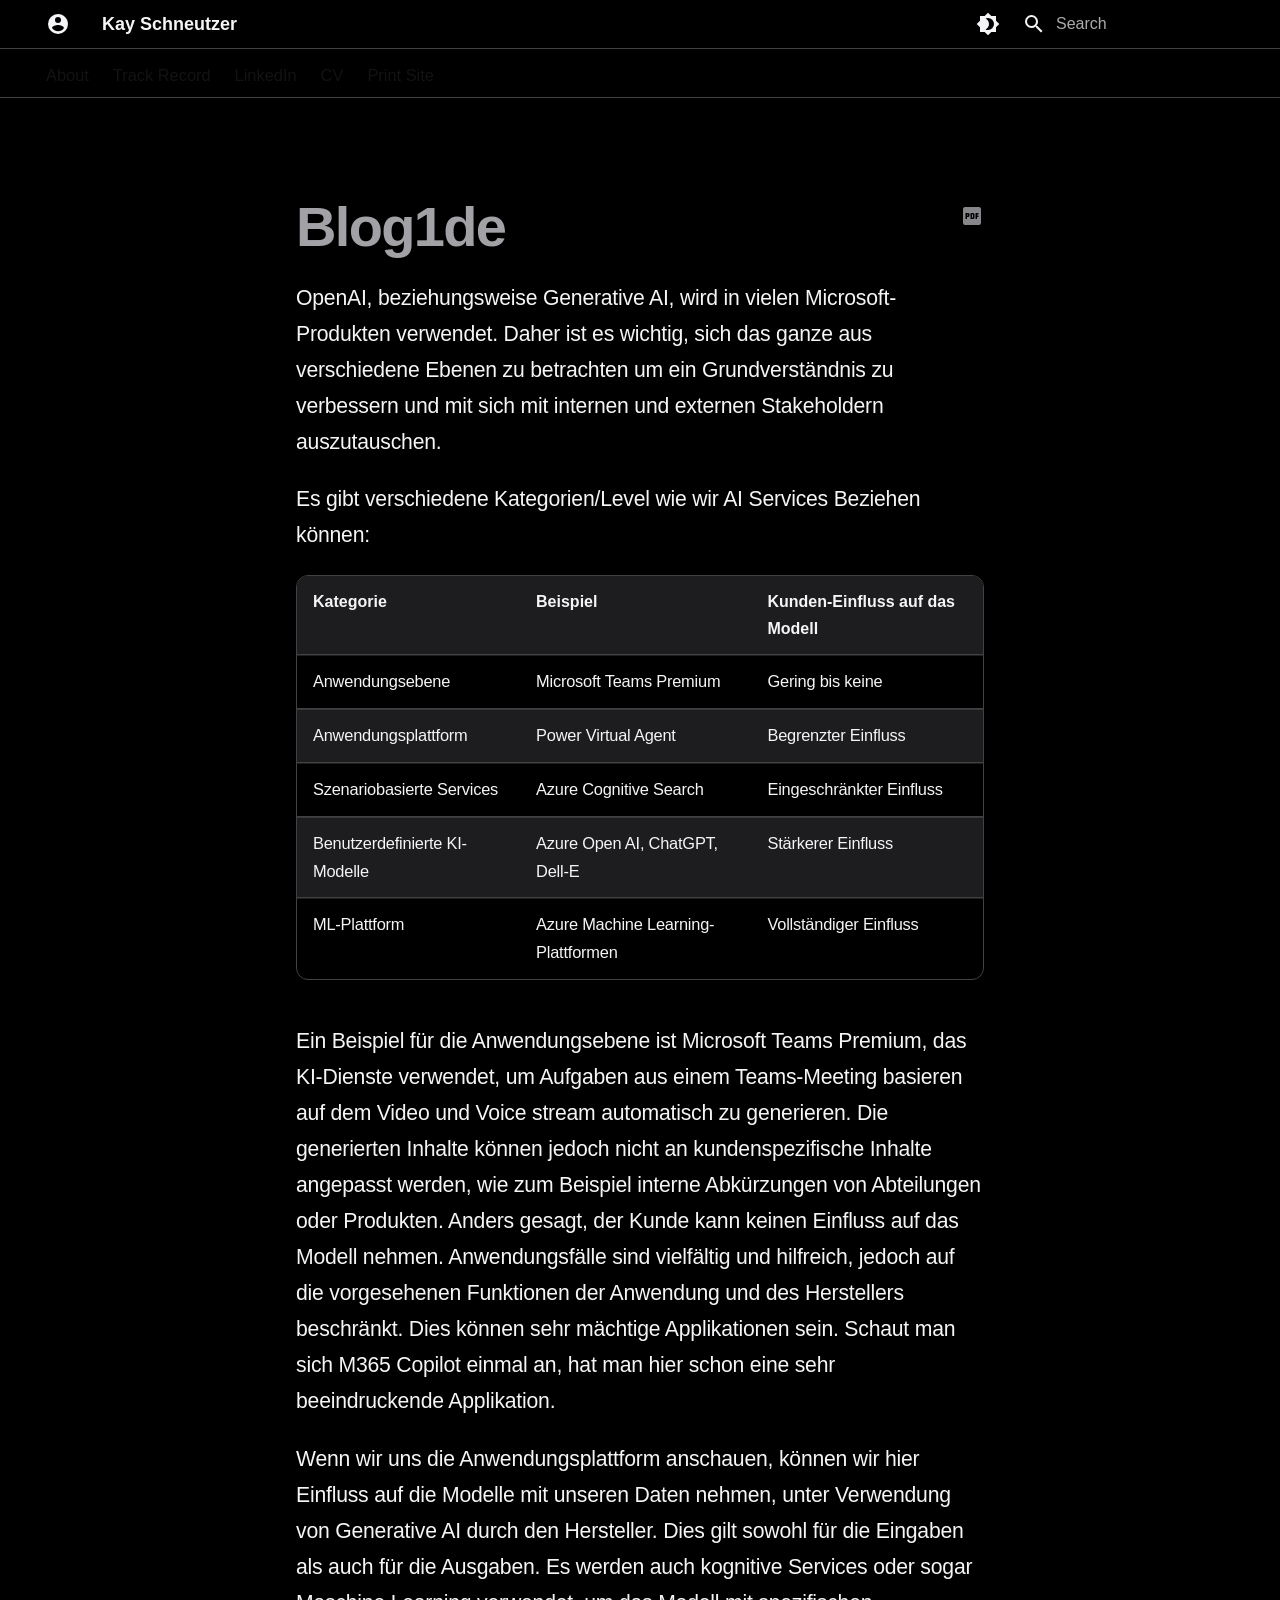
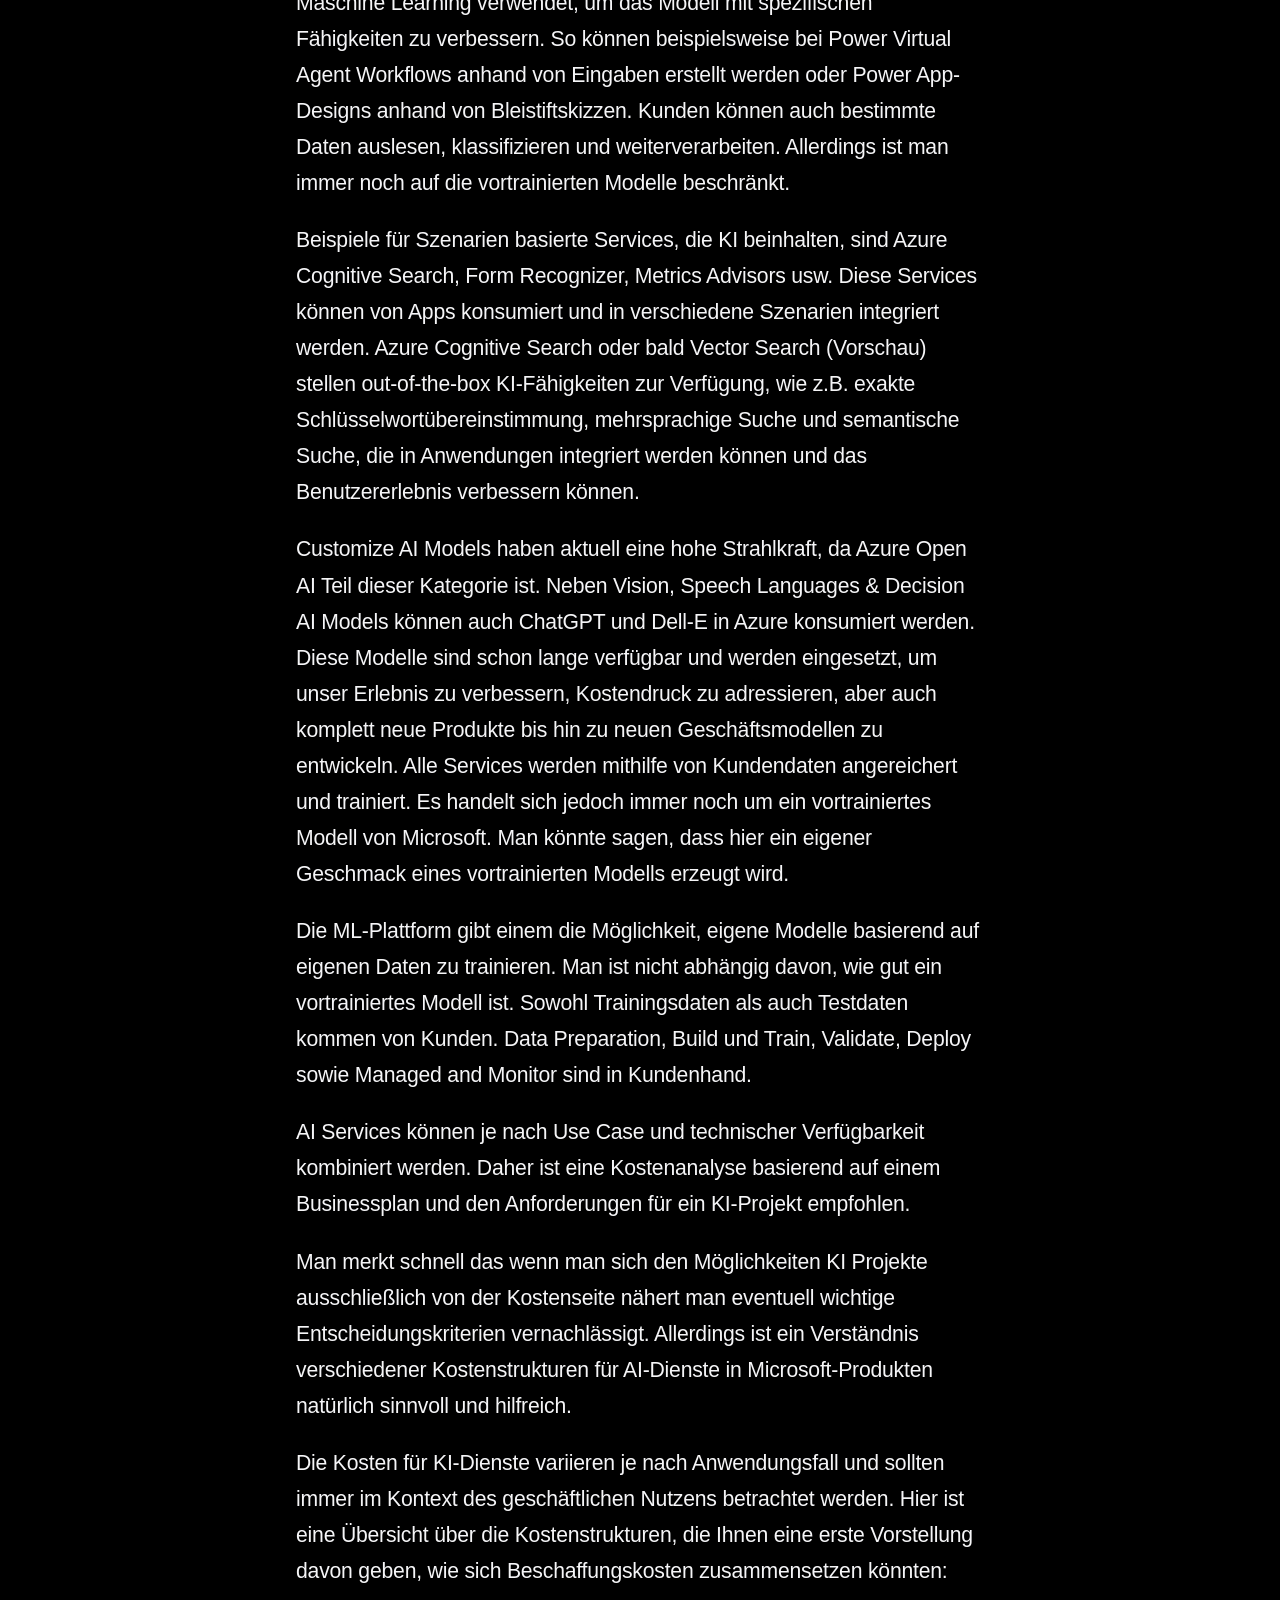
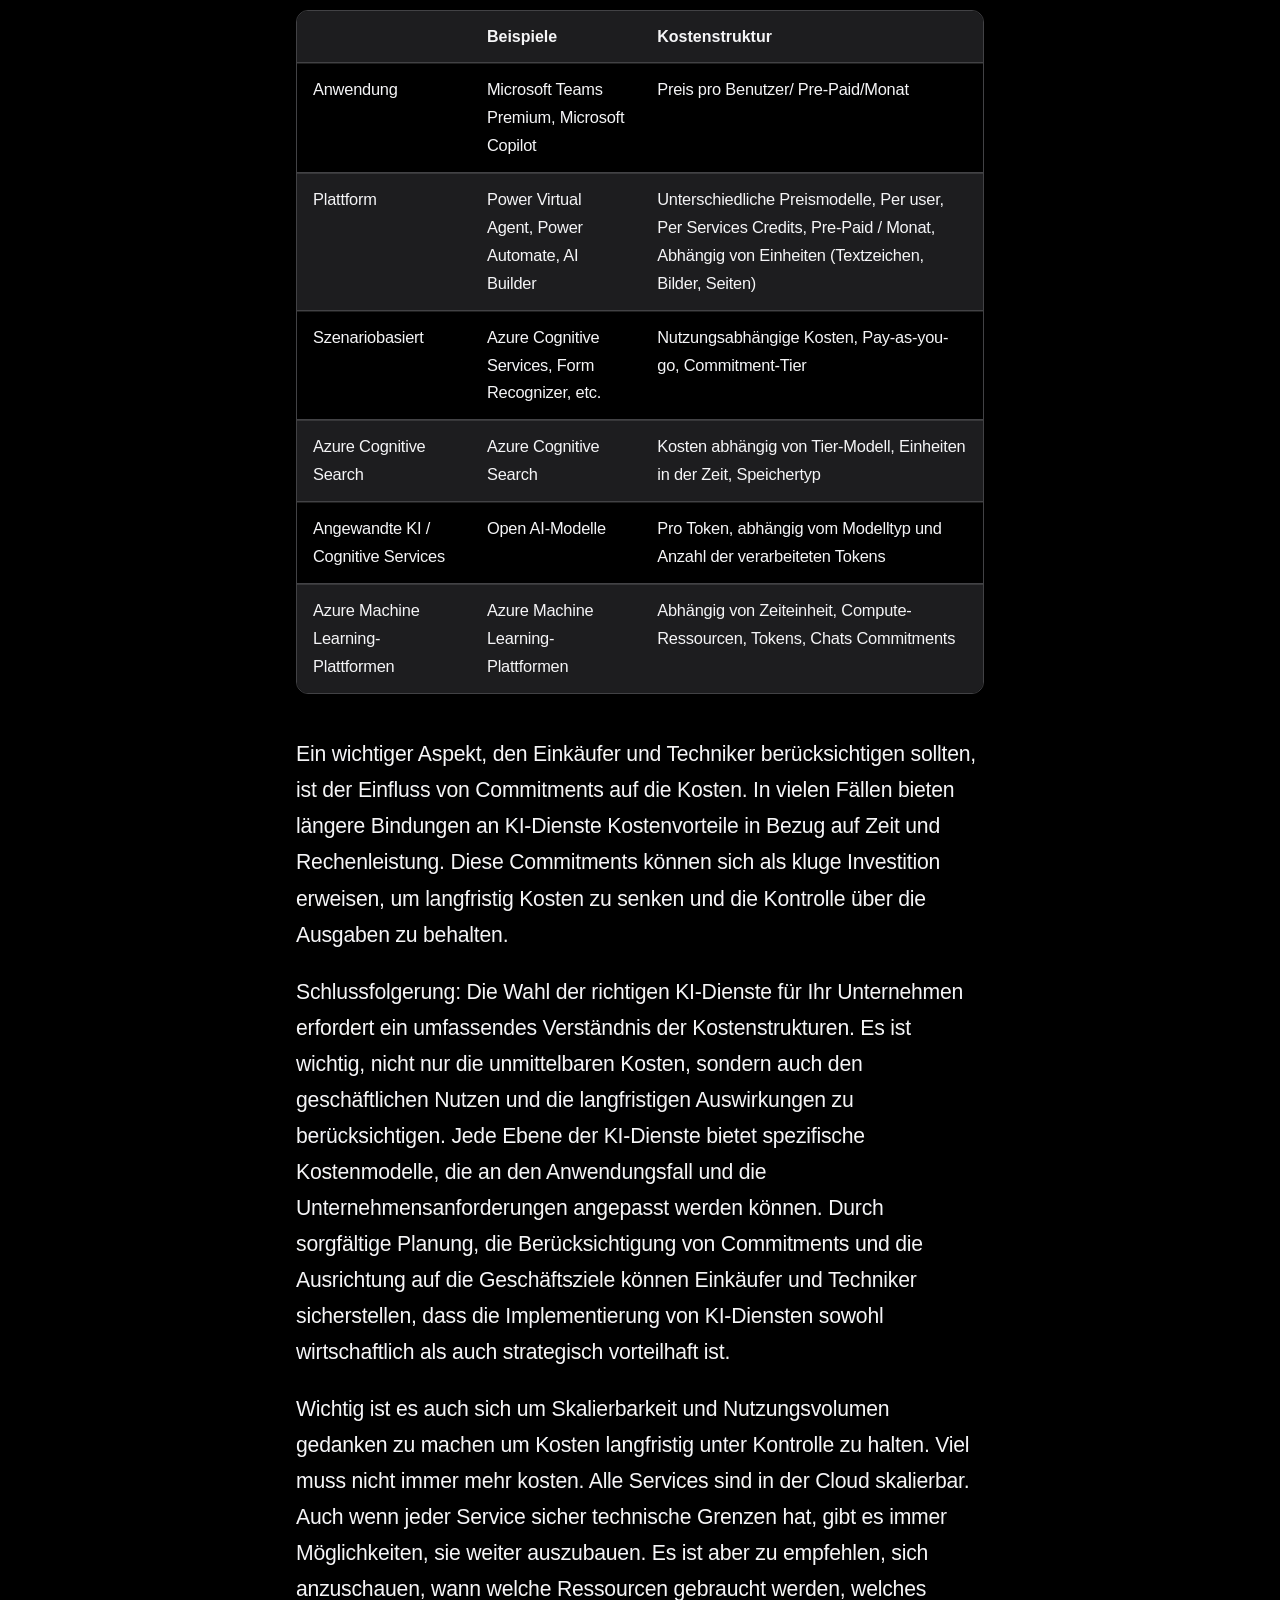
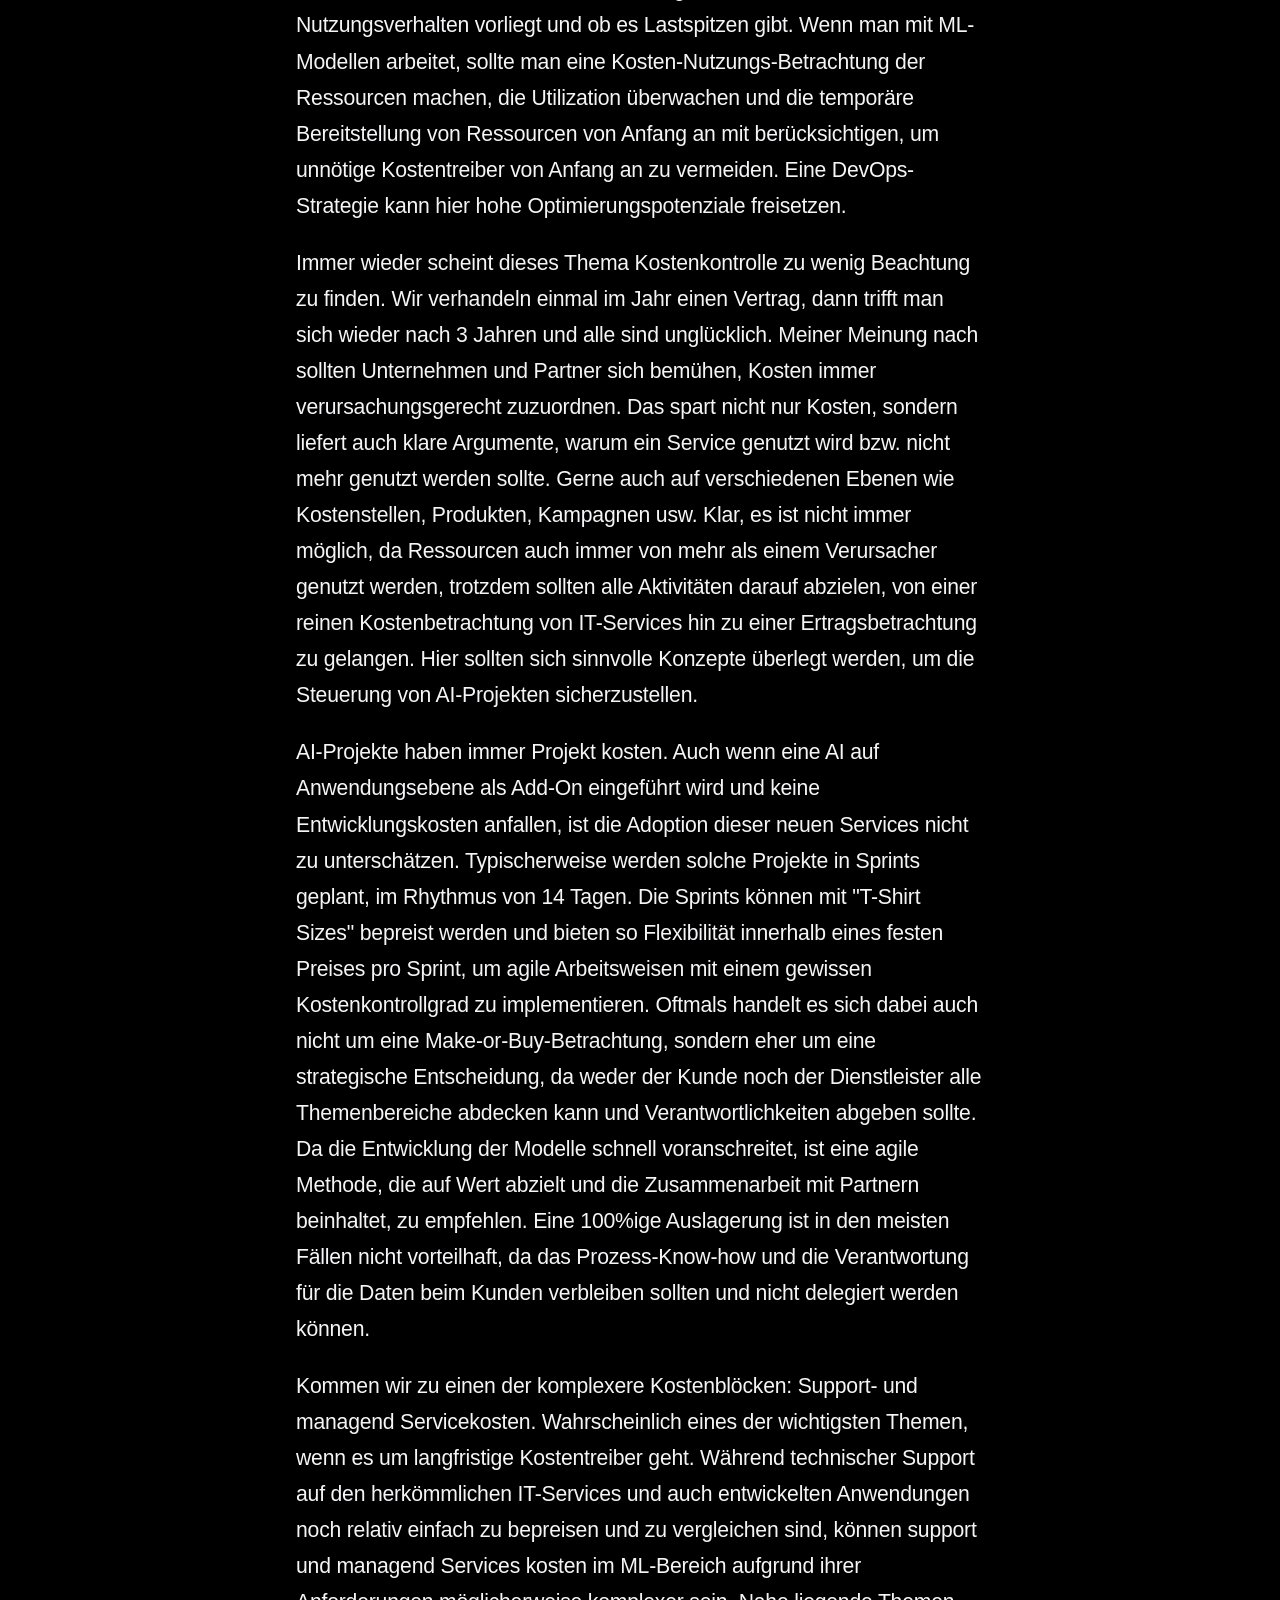
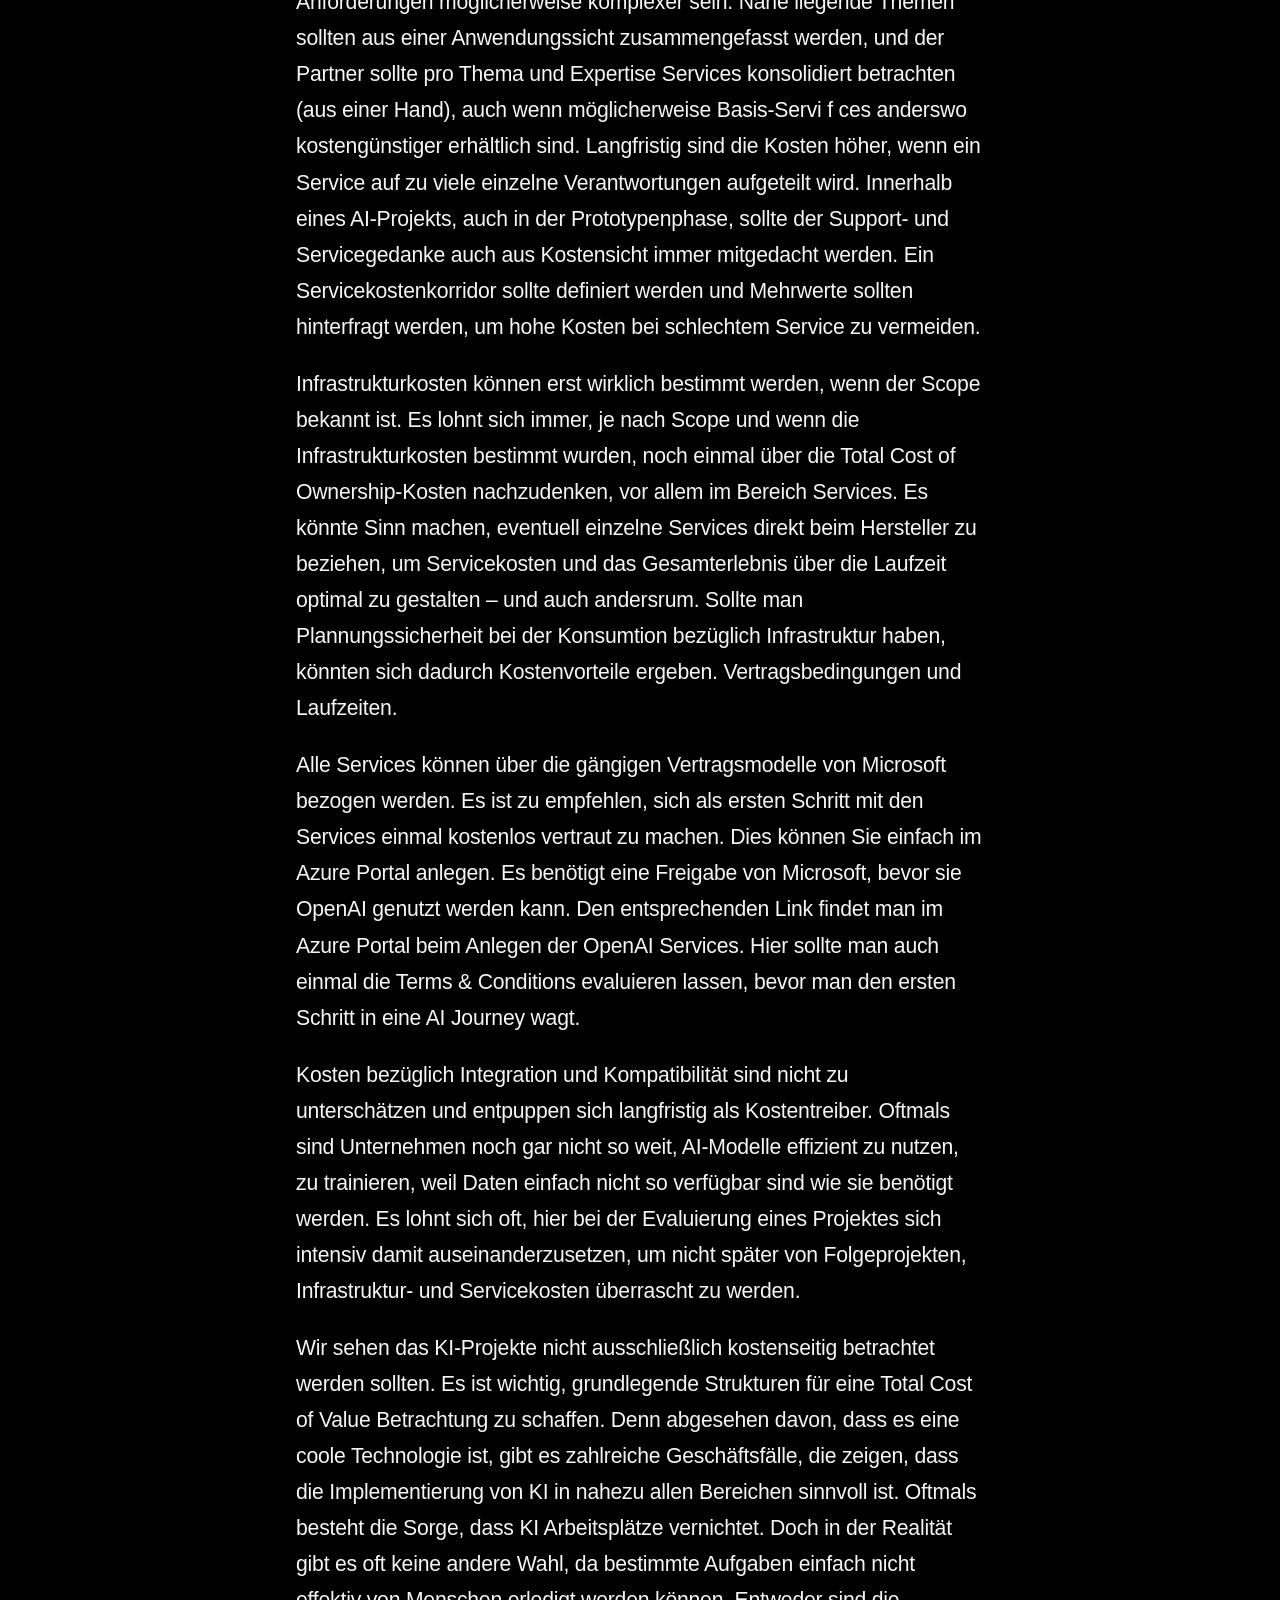
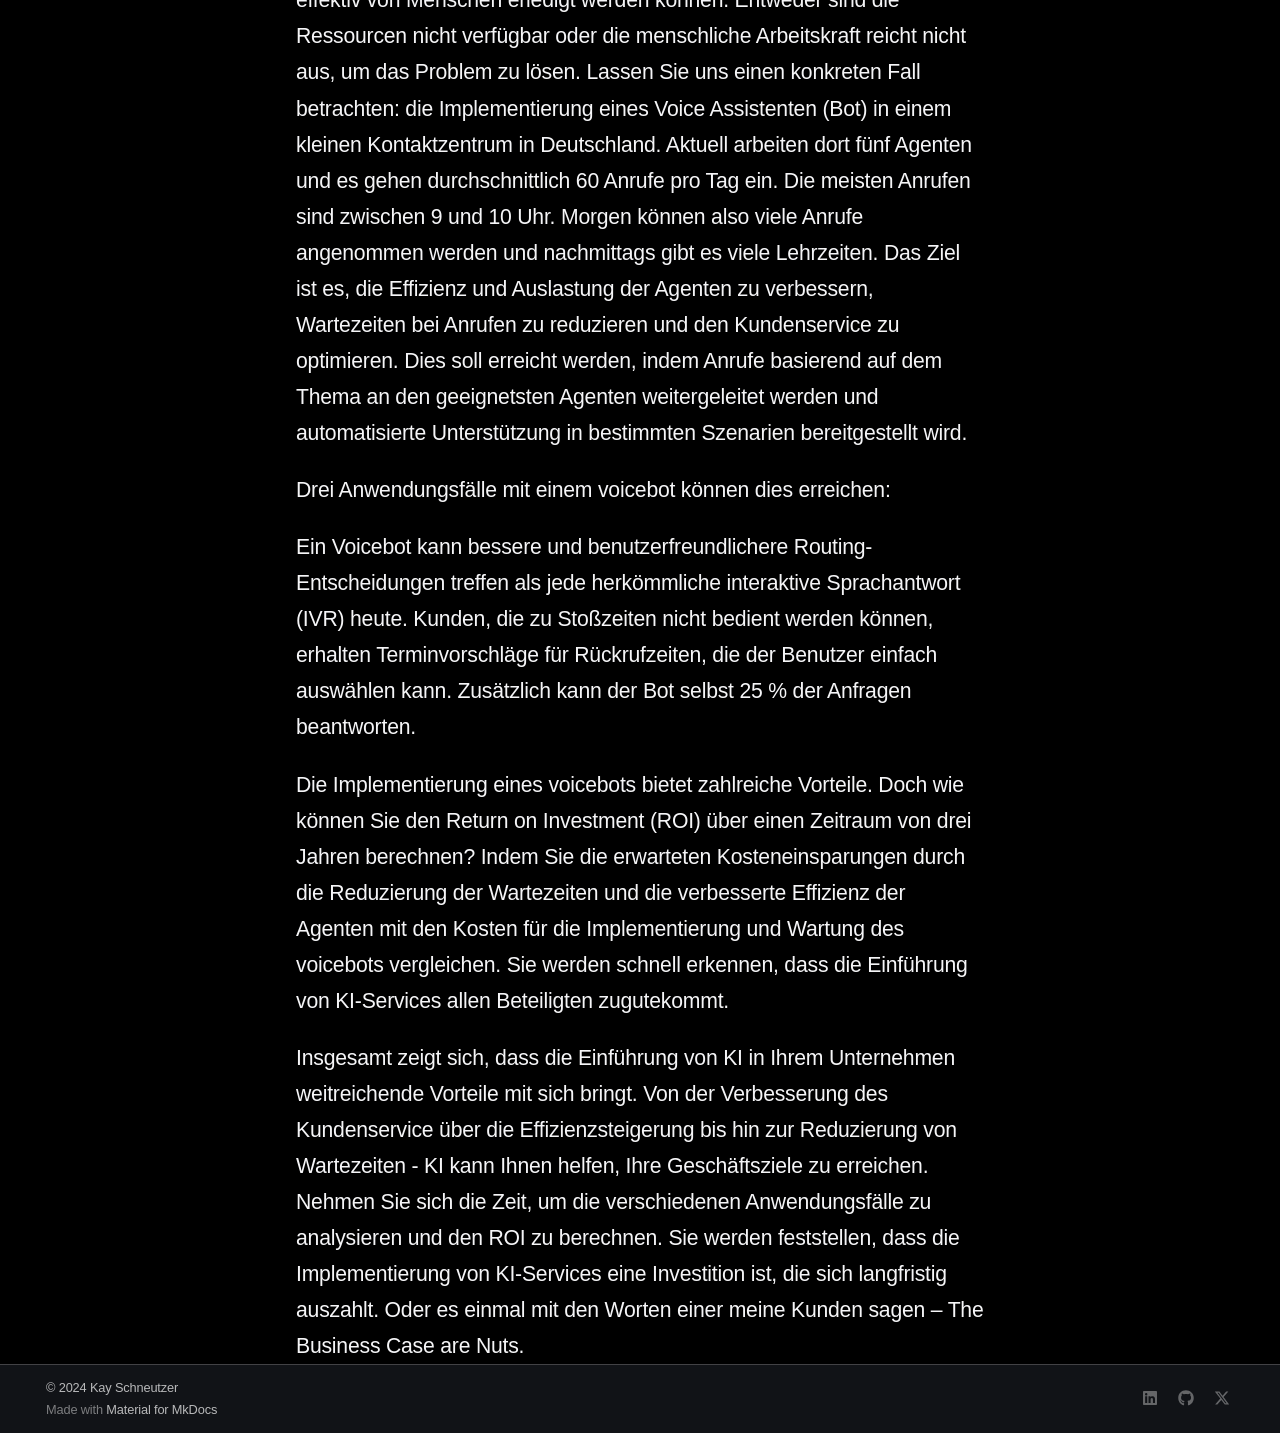
<file: blog1de/index.html>
<!doctype html>
<html lang="en" class="no-js">
  <head>
    
      <meta charset="utf-8">
      <meta name="viewport" content="width=device-width,initial-scale=1">
      
        <meta name="description" content="Kay Schneutzer — Leadership is about empathy">
      
      
        <meta name="author" content="Kay Schneutzer">
      
      
        <link rel="canonical" href="https://schneutzi-81.github.io/blog1de/">
      
      
      
      
        
      
      
      <link rel="icon" href="../assets/images/favicon.png">
      <meta name="generator" content="mkdocs-1.6.1, mkdocs-material-9.7.6">
    
    
      
        <title>Blog1de - Kay Schneutzer</title>
      
    
    
      <link rel="stylesheet" href="../assets/stylesheets/main.484c7ddc.min.css">
      
        
        <link rel="stylesheet" href="../assets/stylesheets/palette.ab4e12ef.min.css">
      
      


    
    
      
    
    
      
    
    
      <link rel="stylesheet" href="../css/print-site.css">
    
      <link rel="stylesheet" href="../css/print-site-material.css">
    
      <link rel="stylesheet" href="../stylesheets/extra.css">
    
    <script>__md_scope=new URL("..",location),__md_hash=e=>[...e].reduce(((e,_)=>(e<<5)-e+_.charCodeAt(0)),0),__md_get=(e,_=localStorage,t=__md_scope)=>JSON.parse(_.getItem(t.pathname+"."+e)),__md_set=(e,_,t=localStorage,a=__md_scope)=>{try{t.setItem(a.pathname+"."+e,JSON.stringify(_))}catch(e){}}</script>
    
      

    
    
  </head>
  
  
    
    
      
    
    
    
    
    <body dir="ltr" data-md-color-scheme="slate" data-md-color-primary="black" data-md-color-accent="white">
  
    
    <input class="md-toggle" data-md-toggle="drawer" type="checkbox" id="__drawer" autocomplete="off">
    <input class="md-toggle" data-md-toggle="search" type="checkbox" id="__search" autocomplete="off">
    <label class="md-overlay" for="__drawer"></label>
    <div data-md-component="skip">
      
    </div>
    <div data-md-component="announce">
      
    </div>
    
    
      

<header class="md-header" data-md-component="header">
  <nav class="md-header__inner md-grid" aria-label="Header">
    <a href=".." title="Kay Schneutzer" class="md-header__button md-logo" aria-label="Kay Schneutzer" data-md-component="logo">
      
  
  <svg xmlns="http://www.w3.org/2000/svg" viewBox="0 0 24 24"><path d="M12 19.2c-2.5 0-4.71-1.28-6-3.2.03-2 4-3.1 6-3.1s5.97 1.1 6 3.1a7.23 7.23 0 0 1-6 3.2M12 5a3 3 0 0 1 3 3 3 3 0 0 1-3 3 3 3 0 0 1-3-3 3 3 0 0 1 3-3m0-3A10 10 0 0 0 2 12a10 10 0 0 0 10 10 10 10 0 0 0 10-10c0-5.53-4.5-10-10-10"/></svg>

    </a>
    <label class="md-header__button md-icon" for="__drawer">
      
      <svg xmlns="http://www.w3.org/2000/svg" viewBox="0 0 24 24"><path d="M3 6h18v2H3zm0 5h18v2H3zm0 5h18v2H3z"/></svg>
    </label>
    <div class="md-header__title" data-md-component="header-title">
      <div class="md-header__ellipsis">
        <div class="md-header__topic">
          <span class="md-ellipsis">
            Kay Schneutzer
          </span>
        </div>
        <div class="md-header__topic" data-md-component="header-topic">
          <span class="md-ellipsis">
            
              Blog1de
            
          </span>
        </div>
      </div>
    </div>
    
      
        <form class="md-header__option" data-md-component="palette">
  
    
    
    
    <input class="md-option" data-md-color-media="" data-md-color-scheme="slate" data-md-color-primary="black" data-md-color-accent="white"  aria-label="Switch to light mode"  type="radio" name="__palette" id="__palette_0">
    
      <label class="md-header__button md-icon" title="Switch to light mode" for="__palette_1" hidden>
        <svg xmlns="http://www.w3.org/2000/svg" viewBox="0 0 24 24"><path d="M12 18c-.89 0-1.74-.2-2.5-.55C11.56 16.5 13 14.42 13 12s-1.44-4.5-3.5-5.45C10.26 6.2 11.11 6 12 6a6 6 0 0 1 6 6 6 6 0 0 1-6 6m8-9.31V4h-4.69L12 .69 8.69 4H4v4.69L.69 12 4 15.31V20h4.69L12 23.31 15.31 20H20v-4.69L23.31 12z"/></svg>
      </label>
    
  
    
    
    
    <input class="md-option" data-md-color-media="" data-md-color-scheme="default" data-md-color-primary="white" data-md-color-accent="black"  aria-label="Switch to dark mode"  type="radio" name="__palette" id="__palette_1">
    
      <label class="md-header__button md-icon" title="Switch to dark mode" for="__palette_0" hidden>
        <svg xmlns="http://www.w3.org/2000/svg" viewBox="0 0 24 24"><path d="M12 8a4 4 0 0 0-4 4 4 4 0 0 0 4 4 4 4 0 0 0 4-4 4 4 0 0 0-4-4m0 10a6 6 0 0 1-6-6 6 6 0 0 1 6-6 6 6 0 0 1 6 6 6 6 0 0 1-6 6m8-9.31V4h-4.69L12 .69 8.69 4H4v4.69L.69 12 4 15.31V20h4.69L12 23.31 15.31 20H20v-4.69L23.31 12z"/></svg>
      </label>
    
  
</form>
      
    
    
      <script>var palette=__md_get("__palette");if(palette&&palette.color){if("(prefers-color-scheme)"===palette.color.media){var media=matchMedia("(prefers-color-scheme: light)"),input=document.querySelector(media.matches?"[data-md-color-media='(prefers-color-scheme: light)']":"[data-md-color-media='(prefers-color-scheme: dark)']");palette.color.media=input.getAttribute("data-md-color-media"),palette.color.scheme=input.getAttribute("data-md-color-scheme"),palette.color.primary=input.getAttribute("data-md-color-primary"),palette.color.accent=input.getAttribute("data-md-color-accent")}for(var[key,value]of Object.entries(palette.color))document.body.setAttribute("data-md-color-"+key,value)}</script>
    
    
    
      
      
        <label class="md-header__button md-icon" for="__search">
          
          <svg xmlns="http://www.w3.org/2000/svg" viewBox="0 0 24 24"><path d="M9.5 3A6.5 6.5 0 0 1 16 9.5c0 1.61-.59 3.09-1.56 4.23l.27.27h.79l5 5-1.5 1.5-5-5v-.79l-.27-.27A6.52 6.52 0 0 1 9.5 16 6.5 6.5 0 0 1 3 9.5 6.5 6.5 0 0 1 9.5 3m0 2C7 5 5 7 5 9.5S7 14 9.5 14 14 12 14 9.5 12 5 9.5 5"/></svg>
        </label>
        <div class="md-search" data-md-component="search" role="dialog">
  <label class="md-search__overlay" for="__search"></label>
  <div class="md-search__inner" role="search">
    <form class="md-search__form" name="search">
      <input type="text" class="md-search__input" name="query" aria-label="Search" placeholder="Search" autocapitalize="off" autocorrect="off" autocomplete="off" spellcheck="false" data-md-component="search-query" required>
      <label class="md-search__icon md-icon" for="__search">
        
        <svg xmlns="http://www.w3.org/2000/svg" viewBox="0 0 24 24"><path d="M9.5 3A6.5 6.5 0 0 1 16 9.5c0 1.61-.59 3.09-1.56 4.23l.27.27h.79l5 5-1.5 1.5-5-5v-.79l-.27-.27A6.52 6.52 0 0 1 9.5 16 6.5 6.5 0 0 1 3 9.5 6.5 6.5 0 0 1 9.5 3m0 2C7 5 5 7 5 9.5S7 14 9.5 14 14 12 14 9.5 12 5 9.5 5"/></svg>
        
        <svg xmlns="http://www.w3.org/2000/svg" viewBox="0 0 24 24"><path d="M20 11v2H8l5.5 5.5-1.42 1.42L4.16 12l7.92-7.92L13.5 5.5 8 11z"/></svg>
      </label>
      <nav class="md-search__options" aria-label="Search">
        
          <a href="javascript:void(0)" class="md-search__icon md-icon" title="Share" aria-label="Share" data-clipboard data-clipboard-text="" data-md-component="search-share" tabindex="-1">
            
            <svg xmlns="http://www.w3.org/2000/svg" viewBox="0 0 24 24"><path d="M18 16.08c-.76 0-1.44.3-1.96.77L8.91 12.7c.05-.23.09-.46.09-.7s-.04-.47-.09-.7l7.05-4.11c.54.5 1.25.81 2.04.81a3 3 0 0 0 3-3 3 3 0 0 0-3-3 3 3 0 0 0-3 3c0 .24.04.47.09.7L8.04 9.81C7.5 9.31 6.79 9 6 9a3 3 0 0 0-3 3 3 3 0 0 0 3 3c.79 0 1.5-.31 2.04-.81l7.12 4.15c-.05.21-.08.43-.08.66 0 1.61 1.31 2.91 2.92 2.91s2.92-1.3 2.92-2.91A2.92 2.92 0 0 0 18 16.08"/></svg>
          </a>
        
        <button type="reset" class="md-search__icon md-icon" title="Clear" aria-label="Clear" tabindex="-1">
          
          <svg xmlns="http://www.w3.org/2000/svg" viewBox="0 0 24 24"><path d="M19 6.41 17.59 5 12 10.59 6.41 5 5 6.41 10.59 12 5 17.59 6.41 19 12 13.41 17.59 19 19 17.59 13.41 12z"/></svg>
        </button>
      </nav>
      
        <div class="md-search__suggest" data-md-component="search-suggest"></div>
      
    </form>
    <div class="md-search__output">
      <div class="md-search__scrollwrap" tabindex="0" data-md-scrollfix>
        <div class="md-search-result" data-md-component="search-result">
          <div class="md-search-result__meta">
            Initializing search
          </div>
          <ol class="md-search-result__list" role="presentation"></ol>
        </div>
      </div>
    </div>
  </div>
</div>
      
    
    
  </nav>
  
</header>
    
    <div class="md-container" data-md-component="container">
      
      
        
          
            
<nav class="md-tabs" aria-label="Tabs" data-md-component="tabs">
  <div class="md-grid">
    <ul class="md-tabs__list">
      
        
  
  
  
  
    <li class="md-tabs__item">
      <a href=".." class="md-tabs__link">
        
  
  
    
  
  About

      </a>
    </li>
  

      
        
  
  
  
  
    <li class="md-tabs__item">
      <a href="../trackofrecord/" class="md-tabs__link">
        
  
  
    
  
  Track Record

      </a>
    </li>
  

      
        
  
  
  
  
    <li class="md-tabs__item">
      <a href="https://www.linkedin.com/in/kay-schneutzer-50169817/" class="md-tabs__link">
        
  
  
    
  
  LinkedIn

      </a>
    </li>
  

      
        
  
  
  
  
    <li class="md-tabs__item">
      <a href="https://github.com/schneutzi-81/schneutzi-81.github.io/raw/master/docs/assets/Kay%2BSchneutzer%2B-%2B%2BGlobal%2BBDM.pdf" class="md-tabs__link">
        
  
  
    
  
  CV

      </a>
    </li>
  

      
        
  
  
  
  
    <li class="md-tabs__item">
      <a href="../print_page/" class="md-tabs__link">
        
  
  
    
  
  Print Site

      </a>
    </li>
  

      
    </ul>
  </div>
</nav>
          
        
      
      <main class="md-main" data-md-component="main">
        <div class="md-main__inner md-grid">
          
            
              
              <div class="md-sidebar md-sidebar--primary" data-md-component="sidebar" data-md-type="navigation" >
                <div class="md-sidebar__scrollwrap">
                  <div class="md-sidebar__inner">
                    


  


<nav class="md-nav md-nav--primary md-nav--lifted" aria-label="Navigation" data-md-level="0">
  <label class="md-nav__title" for="__drawer">
    <a href=".." title="Kay Schneutzer" class="md-nav__button md-logo" aria-label="Kay Schneutzer" data-md-component="logo">
      
  
  <svg xmlns="http://www.w3.org/2000/svg" viewBox="0 0 24 24"><path d="M12 19.2c-2.5 0-4.71-1.28-6-3.2.03-2 4-3.1 6-3.1s5.97 1.1 6 3.1a7.23 7.23 0 0 1-6 3.2M12 5a3 3 0 0 1 3 3 3 3 0 0 1-3 3 3 3 0 0 1-3-3 3 3 0 0 1 3-3m0-3A10 10 0 0 0 2 12a10 10 0 0 0 10 10 10 10 0 0 0 10-10c0-5.53-4.5-10-10-10"/></svg>

    </a>
    Kay Schneutzer
  </label>
  
  <ul class="md-nav__list" data-md-scrollfix>
    
      
      
  
  
  
  
    <li class="md-nav__item">
      <a href=".." class="md-nav__link">
        
  
  
  <span class="md-ellipsis">
    
  
    About
  

    
  </span>
  
  

      </a>
    </li>
  

    
      
      
  
  
  
  
    <li class="md-nav__item">
      <a href="../trackofrecord/" class="md-nav__link">
        
  
  
  <span class="md-ellipsis">
    
  
    Track Record
  

    
  </span>
  
  

      </a>
    </li>
  

    
      
      
  
  
  
  
    <li class="md-nav__item">
      <a href="https://www.linkedin.com/in/kay-schneutzer-50169817/" class="md-nav__link">
        
  
  
  <span class="md-ellipsis">
    
  
    LinkedIn
  

    
  </span>
  
  

      </a>
    </li>
  

    
      
      
  
  
  
  
    <li class="md-nav__item">
      <a href="https://github.com/schneutzi-81/schneutzi-81.github.io/raw/master/docs/assets/Kay%2BSchneutzer%2B-%2B%2BGlobal%2BBDM.pdf" class="md-nav__link">
        
  
  
  <span class="md-ellipsis">
    
  
    CV
  

    
  </span>
  
  

      </a>
    </li>
  

    
      
      
  
  
  
  
    <li class="md-nav__item">
      <a href="../print_page/" class="md-nav__link">
        
  
  
  <span class="md-ellipsis">
    
  
    Print Site
  

    
  </span>
  
  

      </a>
    </li>
  

    
  </ul>
</nav>
                  </div>
                </div>
              </div>
            
            
              
              <div class="md-sidebar md-sidebar--secondary" data-md-component="sidebar" data-md-type="toc" >
                <div class="md-sidebar__scrollwrap">
                  <div class="md-sidebar__inner">
                    

<nav class="md-nav md-nav--secondary" aria-label="Table of contents">
  
  
  
  
</nav>
                  </div>
                </div>
              </div>
            
          
          
            <div class="md-content" data-md-component="content">
              
              <article class="md-content__inner md-typeset">
                


    <a href="../resume.pdf" title="Site PDF" class="md-content__button md-icon">
        <svg xmlns="http://www.w3.org/2000/svg" viewBox="0 0 24 24"><path d="M19 3H5c-1.1 0-2 .9-2 2v14c0 1.1.9 2 2 2h14c1.1 0 2-.9 2-2V5c0-1.1-.9-2-2-2m-9.5 8.5c0 .8-.7 1.5-1.5 1.5H7v2H5.5V9H8c.8 0 1.5.7 1.5 1.5zm5 2c0 .8-.7 1.5-1.5 1.5h-2.5V9H13c.8 0 1.5.7 1.5 1.5zm4-3H17v1h1.5V13H17v2h-1.5V9h3zm-6.5 0h1v3h-1zm-5 0h1v1H7z"/></svg>
    </a>



                  



  <h1>Blog1de</h1>

<p>OpenAI, beziehungsweise Generative AI, wird in vielen Microsoft-Produkten verwendet. Daher ist es wichtig, sich das ganze aus verschiedene Ebenen zu betrachten um ein Grundverständnis zu verbessern und mit sich mit internen und externen Stakeholdern auszutauschen. </p>
<p>Es gibt verschiedene Kategorien/Level wie wir AI Services Beziehen können: </p>
<table>
<thead>
<tr>
<th>Kategorie</th>
<th>Beispiel</th>
<th>Kunden-Einfluss auf das Modell</th>
</tr>
</thead>
<tbody>
<tr>
<td>Anwendungsebene</td>
<td>Microsoft Teams Premium</td>
<td>Gering bis keine</td>
</tr>
<tr>
<td>Anwendungsplattform</td>
<td>Power Virtual Agent</td>
<td>Begrenzter Einfluss</td>
</tr>
<tr>
<td>Szenariobasierte Services</td>
<td>Azure Cognitive Search</td>
<td>Eingeschränkter Einfluss</td>
</tr>
<tr>
<td>Benutzerdefinierte KI-Modelle</td>
<td>Azure Open AI, ChatGPT, Dell-E</td>
<td>Stärkerer Einfluss</td>
</tr>
<tr>
<td>ML-Plattform</td>
<td>Azure Machine Learning-Plattformen</td>
<td>Vollständiger Einfluss</td>
</tr>
</tbody>
</table>
<p>Ein Beispiel für die Anwendungsebene ist Microsoft Teams Premium, das KI-Dienste verwendet, um Aufgaben aus einem Teams-Meeting basieren auf dem Video und Voice stream automatisch zu generieren. Die generierten Inhalte können jedoch nicht an kundenspezifische Inhalte angepasst werden, wie zum Beispiel interne Abkürzungen von Abteilungen oder Produkten. Anders gesagt, der Kunde kann keinen Einfluss auf das Modell nehmen. Anwendungsfälle sind vielfältig und hilfreich, jedoch auf die vorgesehenen Funktionen der Anwendung und des Herstellers beschränkt. Dies können sehr mächtige Applikationen sein. Schaut man sich M365 Copilot einmal an, hat man hier schon eine sehr beeindruckende Applikation.</p>
<p>Wenn wir uns die Anwendungsplattform anschauen, können wir hier Einfluss auf die Modelle mit unseren Daten nehmen, unter Verwendung von Generative AI durch den Hersteller. Dies gilt sowohl für die Eingaben als auch für die Ausgaben. Es werden auch kognitive Services oder sogar Maschine Learning verwendet, um das Modell mit spezifischen Fähigkeiten zu verbessern. So können beispielsweise bei Power Virtual Agent Workflows anhand von Eingaben erstellt werden oder Power App-Designs anhand von Bleistiftskizzen. Kunden können auch bestimmte Daten auslesen, klassifizieren und weiterverarbeiten. Allerdings ist man immer noch auf die vortrainierten Modelle beschränkt. </p>
<p>Beispiele für Szenarien basierte Services, die KI beinhalten, sind Azure Cognitive Search, Form Recognizer, Metrics Advisors usw. Diese Services können von Apps konsumiert und in verschiedene Szenarien integriert werden. Azure Cognitive Search oder bald Vector Search (Vorschau) stellen out-of-the-box KI-Fähigkeiten zur Verfügung, wie z.B. exakte Schlüsselwortübereinstimmung, mehrsprachige Suche und semantische Suche, die in Anwendungen integriert werden können und das Benutzererlebnis verbessern können.</p>
<p>Customize AI Models haben aktuell eine hohe Strahlkraft, da Azure Open AI Teil dieser Kategorie ist. Neben Vision, Speech Languages &amp; Decision AI Models können auch ChatGPT und Dell-E in Azure konsumiert werden. Diese Modelle sind schon lange verfügbar und werden eingesetzt, um unser Erlebnis zu verbessern, Kostendruck zu adressieren, aber auch komplett neue Produkte bis hin zu neuen Geschäftsmodellen zu entwickeln. Alle Services werden mithilfe von Kundendaten angereichert und trainiert. Es handelt sich jedoch immer noch um ein vortrainiertes Modell von Microsoft. Man könnte sagen, dass hier ein eigener Geschmack eines vortrainierten Modells erzeugt wird.</p>
<p>Die ML-Plattform gibt einem die Möglichkeit, eigene Modelle basierend auf eigenen Daten zu trainieren. Man ist nicht abhängig davon, wie gut ein vortrainiertes Modell ist. Sowohl Trainingsdaten als auch Testdaten kommen von Kunden. Data Preparation, Build und Train, Validate, Deploy sowie Managed and Monitor sind in Kundenhand.</p>
<p>AI Services können je nach Use Case und technischer Verfügbarkeit kombiniert werden. Daher ist eine Kostenanalyse basierend auf einem Businessplan und den Anforderungen für ein KI-Projekt empfohlen. </p>
<p>Man merkt schnell das wenn man sich den Möglichkeiten KI Projekte ausschließlich von der Kostenseite nähert man eventuell wichtige Entscheidungskriterien vernachlässigt. Allerdings ist ein Verständnis verschiedener Kostenstrukturen für AI-Dienste in Microsoft-Produkten natürlich sinnvoll und hilfreich. </p>
<p>Die Kosten für KI-Dienste variieren je nach Anwendungsfall und sollten immer im Kontext des geschäftlichen Nutzens betrachtet werden. Hier ist eine Übersicht über die Kostenstrukturen, die Ihnen eine erste Vorstellung davon geben, wie sich Beschaffungskosten zusammensetzen könnten:</p>
<table>
<thead>
<tr>
<th></th>
<th>Beispiele</th>
<th>Kostenstruktur</th>
</tr>
</thead>
<tbody>
<tr>
<td>Anwendung</td>
<td>Microsoft Teams Premium, Microsoft Copilot</td>
<td>Preis pro Benutzer/ Pre-Paid/Monat</td>
</tr>
<tr>
<td>Plattform</td>
<td>Power Virtual Agent, Power Automate, AI Builder</td>
<td>Unterschiedliche Preismodelle, Per user, Per Services Credits, Pre-Paid / Monat, Abhängig von Einheiten (Textzeichen, Bilder, Seiten)</td>
</tr>
<tr>
<td>Szenariobasiert</td>
<td>Azure Cognitive Services, Form Recognizer, etc.</td>
<td>Nutzungsabhängige Kosten, Pay-as-you-go, Commitment-Tier</td>
</tr>
<tr>
<td>Azure Cognitive Search</td>
<td>Azure Cognitive Search</td>
<td>Kosten abhängig von Tier-Modell, Einheiten in der Zeit, Speichertyp</td>
</tr>
<tr>
<td>Angewandte KI / Cognitive Services</td>
<td>Open AI-Modelle</td>
<td>Pro Token, abhängig vom Modelltyp und Anzahl der verarbeiteten Tokens</td>
</tr>
<tr>
<td>Azure Machine Learning-Plattformen</td>
<td>Azure Machine Learning-Plattformen</td>
<td>Abhängig von Zeiteinheit, Compute-Ressourcen, Tokens, Chats Commitments</td>
</tr>
</tbody>
</table>
<p>Ein wichtiger Aspekt, den Einkäufer und Techniker berücksichtigen sollten, ist der Einfluss von Commitments auf die Kosten. In vielen Fällen bieten längere Bindungen an KI-Dienste Kostenvorteile in Bezug auf Zeit und Rechenleistung. Diese Commitments können sich als kluge Investition erweisen, um langfristig Kosten zu senken und die Kontrolle über die Ausgaben zu behalten.</p>
<p>Schlussfolgerung:
Die Wahl der richtigen KI-Dienste für Ihr Unternehmen erfordert ein umfassendes Verständnis der Kostenstrukturen. Es ist wichtig, nicht nur die unmittelbaren Kosten, sondern auch den geschäftlichen Nutzen und die langfristigen Auswirkungen zu berücksichtigen. Jede Ebene der KI-Dienste bietet spezifische Kostenmodelle, die an den Anwendungsfall und die Unternehmensanforderungen angepasst werden können. Durch sorgfältige Planung, die Berücksichtigung von Commitments und die Ausrichtung auf die Geschäftsziele können Einkäufer und Techniker sicherstellen, dass die Implementierung von KI-Diensten sowohl wirtschaftlich als auch strategisch vorteilhaft ist.</p>
<p>Wichtig ist es auch sich um Skalierbarkeit und Nutzungsvolumen gedanken zu machen um Kosten langfristig unter Kontrolle zu halten. Viel muss nicht immer mehr kosten. Alle Services sind in der Cloud skalierbar. Auch wenn jeder Service sicher technische Grenzen hat, gibt es immer Möglichkeiten, sie weiter auszubauen. Es ist aber zu empfehlen, sich anzuschauen, wann welche Ressourcen gebraucht werden, welches Nutzungsverhalten vorliegt und ob es Lastspitzen gibt. Wenn man mit ML-Modellen arbeitet, sollte man eine Kosten-Nutzungs-Betrachtung der Ressourcen machen, die Utilization überwachen und die temporäre Bereitstellung von Ressourcen von Anfang an mit berücksichtigen, um unnötige Kostentreiber von Anfang an zu vermeiden. Eine DevOps-Strategie kann hier hohe Optimierungspotenziale freisetzen.</p>
<p>Immer wieder scheint dieses Thema Kostenkontrolle zu wenig Beachtung zu finden. Wir verhandeln einmal im Jahr einen Vertrag, dann trifft man sich wieder nach 3 Jahren und alle sind unglücklich. Meiner Meinung nach sollten Unternehmen und Partner sich bemühen, Kosten immer verursachungsgerecht zuzuordnen. Das spart nicht nur Kosten, sondern liefert auch klare Argumente, warum ein Service genutzt wird bzw. nicht mehr genutzt werden sollte. Gerne auch auf verschiedenen Ebenen wie Kostenstellen, Produkten, Kampagnen usw. Klar, es ist nicht immer möglich, da Ressourcen auch immer von mehr als einem Verursacher genutzt werden, trotzdem sollten alle Aktivitäten darauf abzielen, von einer reinen Kostenbetrachtung von IT-Services hin zu einer Ertragsbetrachtung zu gelangen. Hier sollten sich sinnvolle Konzepte überlegt werden, um die Steuerung von AI-Projekten sicherzustellen. </p>
<p>AI-Projekte haben immer Projekt kosten. Auch wenn eine AI auf Anwendungsebene als Add-On eingeführt wird und keine Entwicklungskosten anfallen, ist die Adoption dieser neuen Services nicht zu unterschätzen. Typischerweise werden solche Projekte in Sprints geplant, im Rhythmus von 14 Tagen. Die Sprints können mit "T-Shirt Sizes" bepreist werden und bieten so Flexibilität innerhalb eines festen Preises pro Sprint, um agile Arbeitsweisen mit einem gewissen Kostenkontrollgrad zu implementieren. Oftmals handelt es sich dabei auch nicht um eine Make-or-Buy-Betrachtung, sondern eher um eine strategische Entscheidung, da weder der Kunde noch der Dienstleister alle Themenbereiche abdecken kann und Verantwortlichkeiten abgeben sollte. Da die Entwicklung der Modelle schnell voranschreitet, ist eine agile Methode, die auf Wert abzielt und die Zusammenarbeit mit Partnern beinhaltet, zu empfehlen. Eine 100%ige Auslagerung ist in den meisten Fällen nicht vorteilhaft, da das Prozess-Know-how und die Verantwortung für die Daten beim Kunden verbleiben sollten und nicht delegiert werden können.</p>
<p>Kommen wir zu einen der komplexere Kostenblöcken: Support- und managend Servicekosten. Wahrscheinlich eines der wichtigsten Themen, wenn es um langfristige Kostentreiber geht. Während technischer Support auf den herkömmlichen IT-Services und auch entwickelten Anwendungen noch relativ einfach zu bepreisen und zu vergleichen sind, können support und managend Services kosten  im ML-Bereich aufgrund ihrer Anforderungen möglicherweise komplexer sein. Nahe liegende Themen sollten aus einer Anwendungssicht zusammengefasst werden, und der Partner sollte pro Thema und Expertise Services konsolidiert betrachten (aus einer Hand), auch wenn möglicherweise Basis-Servi
 f ces anderswo kostengünstiger erhältlich sind. Langfristig sind die Kosten höher, wenn ein Service auf zu viele einzelne Verantwortungen aufgeteilt wird. Innerhalb eines AI-Projekts, auch in der Prototypenphase, sollte der Support- und Servicegedanke auch aus Kostensicht immer mitgedacht werden. Ein Servicekostenkorridor sollte definiert werden und Mehrwerte sollten hinterfragt werden, um hohe Kosten bei schlechtem Service zu vermeiden.</p>
<p>Infrastrukturkosten können erst wirklich bestimmt werden, wenn der Scope bekannt ist. Es lohnt sich immer, je nach Scope und wenn die Infrastrukturkosten bestimmt wurden, noch einmal über die Total Cost of Ownership-Kosten nachzudenken, vor allem im Bereich Services. Es könnte Sinn machen, eventuell einzelne Services direkt beim Hersteller zu beziehen, um Servicekosten und das Gesamterlebnis über die Laufzeit optimal zu gestalten – und auch andersrum. Sollte man Plannungssicherheit bei der Konsumtion bezüglich Infrastruktur haben, könnten sich dadurch Kostenvorteile ergeben.
Vertragsbedingungen und Laufzeiten. </p>
<p>Alle Services können über die gängigen Vertragsmodelle von Microsoft bezogen werden. Es ist zu empfehlen, sich als ersten Schritt mit den Services einmal kostenlos vertraut zu machen. Dies können Sie einfach im Azure Portal anlegen. Es benötigt eine Freigabe von Microsoft, bevor sie OpenAI genutzt werden kann. Den entsprechenden Link findet man im Azure Portal beim Anlegen der OpenAI Services. Hier sollte man auch einmal die Terms &amp; Conditions evaluieren lassen, bevor man den ersten Schritt in eine AI Journey wagt.</p>
<p>Kosten bezüglich Integration und Kompatibilität sind nicht zu unterschätzen und entpuppen sich langfristig als Kostentreiber. Oftmals sind Unternehmen noch gar nicht so weit, AI-Modelle effizient zu nutzen, zu trainieren, weil Daten einfach nicht so verfügbar sind wie sie benötigt werden. Es lohnt sich oft, hier bei der Evaluierung eines Projektes sich intensiv damit auseinanderzusetzen, um nicht später von Folgeprojekten, Infrastruktur- und Servicekosten überrascht zu werden. </p>
<p>Wir sehen das KI-Projekte nicht ausschließlich kostenseitig betrachtet werden sollten. Es ist wichtig, grundlegende Strukturen für eine Total Cost of Value Betrachtung zu schaffen. Denn abgesehen davon, dass es eine coole Technologie ist, gibt es zahlreiche Geschäftsfälle, die zeigen, dass die Implementierung von KI in nahezu allen Bereichen sinnvoll ist.
Oftmals besteht die Sorge, dass KI Arbeitsplätze vernichtet. Doch in der Realität gibt es oft keine andere Wahl, da bestimmte Aufgaben einfach nicht effektiv von Menschen erledigt werden können. Entweder sind die Ressourcen nicht verfügbar oder die menschliche Arbeitskraft reicht nicht aus, um das Problem zu lösen.
Lassen Sie uns einen konkreten Fall betrachten: die Implementierung eines Voice Assistenten (Bot) in einem kleinen Kontaktzentrum in Deutschland. Aktuell arbeiten dort fünf Agenten und es gehen durchschnittlich 60 Anrufe pro Tag ein. Die meisten Anrufen sind zwischen 9 und 10 Uhr. Morgen können also viele Anrufe angenommen werden und nachmittags gibt es viele Lehrzeiten. Das Ziel ist es, die Effizienz und Auslastung der Agenten zu verbessern, Wartezeiten bei Anrufen zu reduzieren und den Kundenservice zu optimieren. Dies soll erreicht werden, indem Anrufe basierend auf dem Thema an den geeignetsten Agenten weitergeleitet werden und automatisierte Unterstützung in bestimmten Szenarien bereitgestellt wird.</p>
<p>Drei Anwendungsfälle mit einem voicebot können dies erreichen:</p>
<p>Ein Voicebot kann bessere und benutzerfreundlichere Routing-Entscheidungen treffen als jede herkömmliche interaktive Sprachantwort (IVR) heute. Kunden, die zu Stoßzeiten nicht bedient werden können, erhalten Terminvorschläge für Rückrufzeiten, die der Benutzer einfach auswählen kann. Zusätzlich kann der Bot selbst 25 % der Anfragen beantworten.</p>
<p>Die Implementierung eines voicebots bietet zahlreiche Vorteile. Doch wie können Sie den Return on Investment (ROI) über einen Zeitraum von drei Jahren berechnen? Indem Sie die erwarteten Kosteneinsparungen durch die Reduzierung der Wartezeiten und die verbesserte Effizienz der Agenten mit den Kosten für die Implementierung und Wartung des voicebots vergleichen. Sie werden schnell erkennen, dass die Einführung von KI-Services allen Beteiligten zugutekommt.</p>
<p>Insgesamt zeigt sich, dass die Einführung von KI in Ihrem Unternehmen weitreichende Vorteile mit sich bringt. Von der Verbesserung des Kundenservice über die Effizienzsteigerung bis hin zur Reduzierung von Wartezeiten - KI kann Ihnen helfen, Ihre Geschäftsziele zu erreichen. Nehmen Sie sich die Zeit, um die verschiedenen Anwendungsfälle zu analysieren und den ROI zu berechnen. Sie werden feststellen, dass die Implementierung von KI-Services eine Investition ist, die sich langfristig auszahlt. Oder es einmal mit den Worten einer meine Kunden sagen – The Business Case are Nuts. </p>












                

              </article>
            </div>
          
          
<script>var target=document.getElementById(location.hash.slice(1));target&&target.name&&(target.checked=target.name.startsWith("__tabbed_"))</script>
        </div>
        
          <button type="button" class="md-top md-icon" data-md-component="top" hidden>
  
  <svg xmlns="http://www.w3.org/2000/svg" viewBox="0 0 24 24"><path d="M13 20h-2V8l-5.5 5.5-1.42-1.42L12 4.16l7.92 7.92-1.42 1.42L13 8z"/></svg>
  Back to top
</button>
        
      </main>
      
        <footer class="md-footer">
  
  <div class="md-footer-meta md-typeset">
    <div class="md-footer-meta__inner md-grid">
      <div class="md-copyright">
  
    <div class="md-copyright__highlight">
      &copy; 2024 Kay Schneutzer
    </div>
  
  
    Made with
    <a href="https://squidfunk.github.io/mkdocs-material/" target="_blank" rel="noopener">
      Material for MkDocs
    </a>
  
</div>
      
        
<div class="md-social">
  
    
    
    
    
    <a href="https://www.linkedin.com/in/kay-schneutzer-50169817/" target="_blank" rel="noopener" title="Kay Schneutzer on LinkedIn" class="md-social__link">
      <svg xmlns="http://www.w3.org/2000/svg" viewBox="0 0 448 512"><!--! Font Awesome Free 7.1.0 by @fontawesome - https://fontawesome.com License - https://fontawesome.com/license/free (Icons: CC BY 4.0, Fonts: SIL OFL 1.1, Code: MIT License) Copyright 2025 Fonticons, Inc.--><path d="M416 32H31.9C14.3 32 0 46.5 0 64.3v383.4C0 465.5 14.3 480 31.9 480H416c17.6 0 32-14.5 32-32.3V64.3c0-17.8-14.4-32.3-32-32.3M135.4 416H69V202.2h66.5V416zM102.2 96a38.5 38.5 0 1 1 0 77 38.5 38.5 0 1 1 0-77m282.1 320h-66.4V312c0-24.8-.5-56.7-34.5-56.7-34.6 0-39.9 27-39.9 54.9V416h-66.4V202.2h63.7v29.2h.9c8.9-16.8 30.6-34.5 62.9-34.5 67.2 0 79.7 44.3 79.7 101.9z"/></svg>
    </a>
  
    
    
    
    
    <a href="https://github.com/schneutzi-81" target="_blank" rel="noopener" title="Schneutzi on GitHub" class="md-social__link">
      <svg xmlns="http://www.w3.org/2000/svg" viewBox="0 0 512 512"><!--! Font Awesome Free 7.1.0 by @fontawesome - https://fontawesome.com License - https://fontawesome.com/license/free (Icons: CC BY 4.0, Fonts: SIL OFL 1.1, Code: MIT License) Copyright 2025 Fonticons, Inc.--><path d="M173.9 397.4c0 2-2.3 3.6-5.2 3.6-3.3.3-5.6-1.3-5.6-3.6 0-2 2.3-3.6 5.2-3.6 3-.3 5.6 1.3 5.6 3.6m-31.1-4.5c-.7 2 1.3 4.3 4.3 4.9 2.6 1 5.6 0 6.2-2s-1.3-4.3-4.3-5.2c-2.6-.7-5.5.3-6.2 2.3m44.2-1.7c-2.9.7-4.9 2.6-4.6 4.9.3 2 2.9 3.3 5.9 2.6 2.9-.7 4.9-2.6 4.6-4.6-.3-1.9-3-3.2-5.9-2.9M252.8 8C114.1 8 8 113.3 8 252c0 110.9 69.8 205.8 169.5 239.2 12.8 2.3 17.3-5.6 17.3-12.1 0-6.2-.3-40.4-.3-61.4 0 0-70 15-84.7-29.8 0 0-11.4-29.1-27.8-36.6 0 0-22.9-15.7 1.6-15.4 0 0 24.9 2 38.6 25.8 21.9 38.6 58.6 27.5 72.9 20.9 2.3-16 8.8-27.1 16-33.7-55.9-6.2-112.3-14.3-112.3-110.5 0-27.5 7.6-41.3 23.6-58.9-2.6-6.5-11.1-33.3 2.6-67.9 20.9-6.5 69 27 69 27 20-5.6 41.5-8.5 62.8-8.5s42.8 2.9 62.8 8.5c0 0 48.1-33.6 69-27 13.7 34.7 5.2 61.4 2.6 67.9 16 17.7 25.8 31.5 25.8 58.9 0 96.5-58.9 104.2-114.8 110.5 9.2 7.9 17 22.9 17 46.4 0 33.7-.3 75.4-.3 83.6 0 6.5 4.6 14.4 17.3 12.1C436.2 457.8 504 362.9 504 252 504 113.3 391.5 8 252.8 8M105.2 352.9c-1.3 1-1 3.3.7 5.2 1.6 1.6 3.9 2.3 5.2 1 1.3-1 1-3.3-.7-5.2-1.6-1.6-3.9-2.3-5.2-1m-10.8-8.1c-.7 1.3.3 2.9 2.3 3.9 1.6 1 3.6.7 4.3-.7.7-1.3-.3-2.9-2.3-3.9-2-.6-3.6-.3-4.3.7m32.4 35.6c-1.6 1.3-1 4.3 1.3 6.2 2.3 2.3 5.2 2.6 6.5 1 1.3-1.3.7-4.3-1.3-6.2-2.2-2.3-5.2-2.6-6.5-1m-11.4-14.7c-1.6 1-1.6 3.6 0 5.9s4.3 3.3 5.6 2.3c1.6-1.3 1.6-3.9 0-6.2-1.4-2.3-4-3.3-5.6-2"/></svg>
    </a>
  
    
    
    
    
    <a href="https://x.com/Goangern" target="_blank" rel="noopener" title="Goangern on X" class="md-social__link">
      <svg xmlns="http://www.w3.org/2000/svg" viewBox="0 0 448 512"><!--! Font Awesome Free 7.1.0 by @fontawesome - https://fontawesome.com License - https://fontawesome.com/license/free (Icons: CC BY 4.0, Fonts: SIL OFL 1.1, Code: MIT License) Copyright 2025 Fonticons, Inc.--><path d="M357.2 48h70.6L273.6 224.2 455 464H313L201.7 318.6 74.5 464H3.8l164.9-188.5L-5.2 48h145.6l100.5 132.9zm-24.8 373.8h39.1L119.1 88h-42z"/></svg>
    </a>
  
</div>
      
    </div>
  </div>
</footer>
      
    </div>
    <div class="md-dialog" data-md-component="dialog">
      <div class="md-dialog__inner md-typeset"></div>
    </div>
    
      <div class="md-progress" data-md-component="progress" role="progressbar"></div>
    
    
    
      
      
      <script id="__config" type="application/json">{"annotate": null, "base": "..", "features": ["navigation.tracking", "navigation.instant", "navigation.instant.progress", "navigation.top", "navigation.tabs", "search.highlight", "search.share", "search.suggest", "content.tooltips"], "search": "../assets/javascripts/workers/search.2c215733.min.js", "tags": null, "translations": {"clipboard.copied": "Copied to clipboard", "clipboard.copy": "Copy to clipboard", "search.result.more.one": "1 more on this page", "search.result.more.other": "# more on this page", "search.result.none": "No matching documents", "search.result.one": "1 matching document", "search.result.other": "# matching documents", "search.result.placeholder": "Type to start searching", "search.result.term.missing": "Missing", "select.version": "Select version"}, "version": null}</script>
    
    
      <script src="../assets/javascripts/bundle.79ae519e.min.js"></script>
      
        <script src="../js/print-site.js"></script>
      
    
  </body>
</html>
</file>
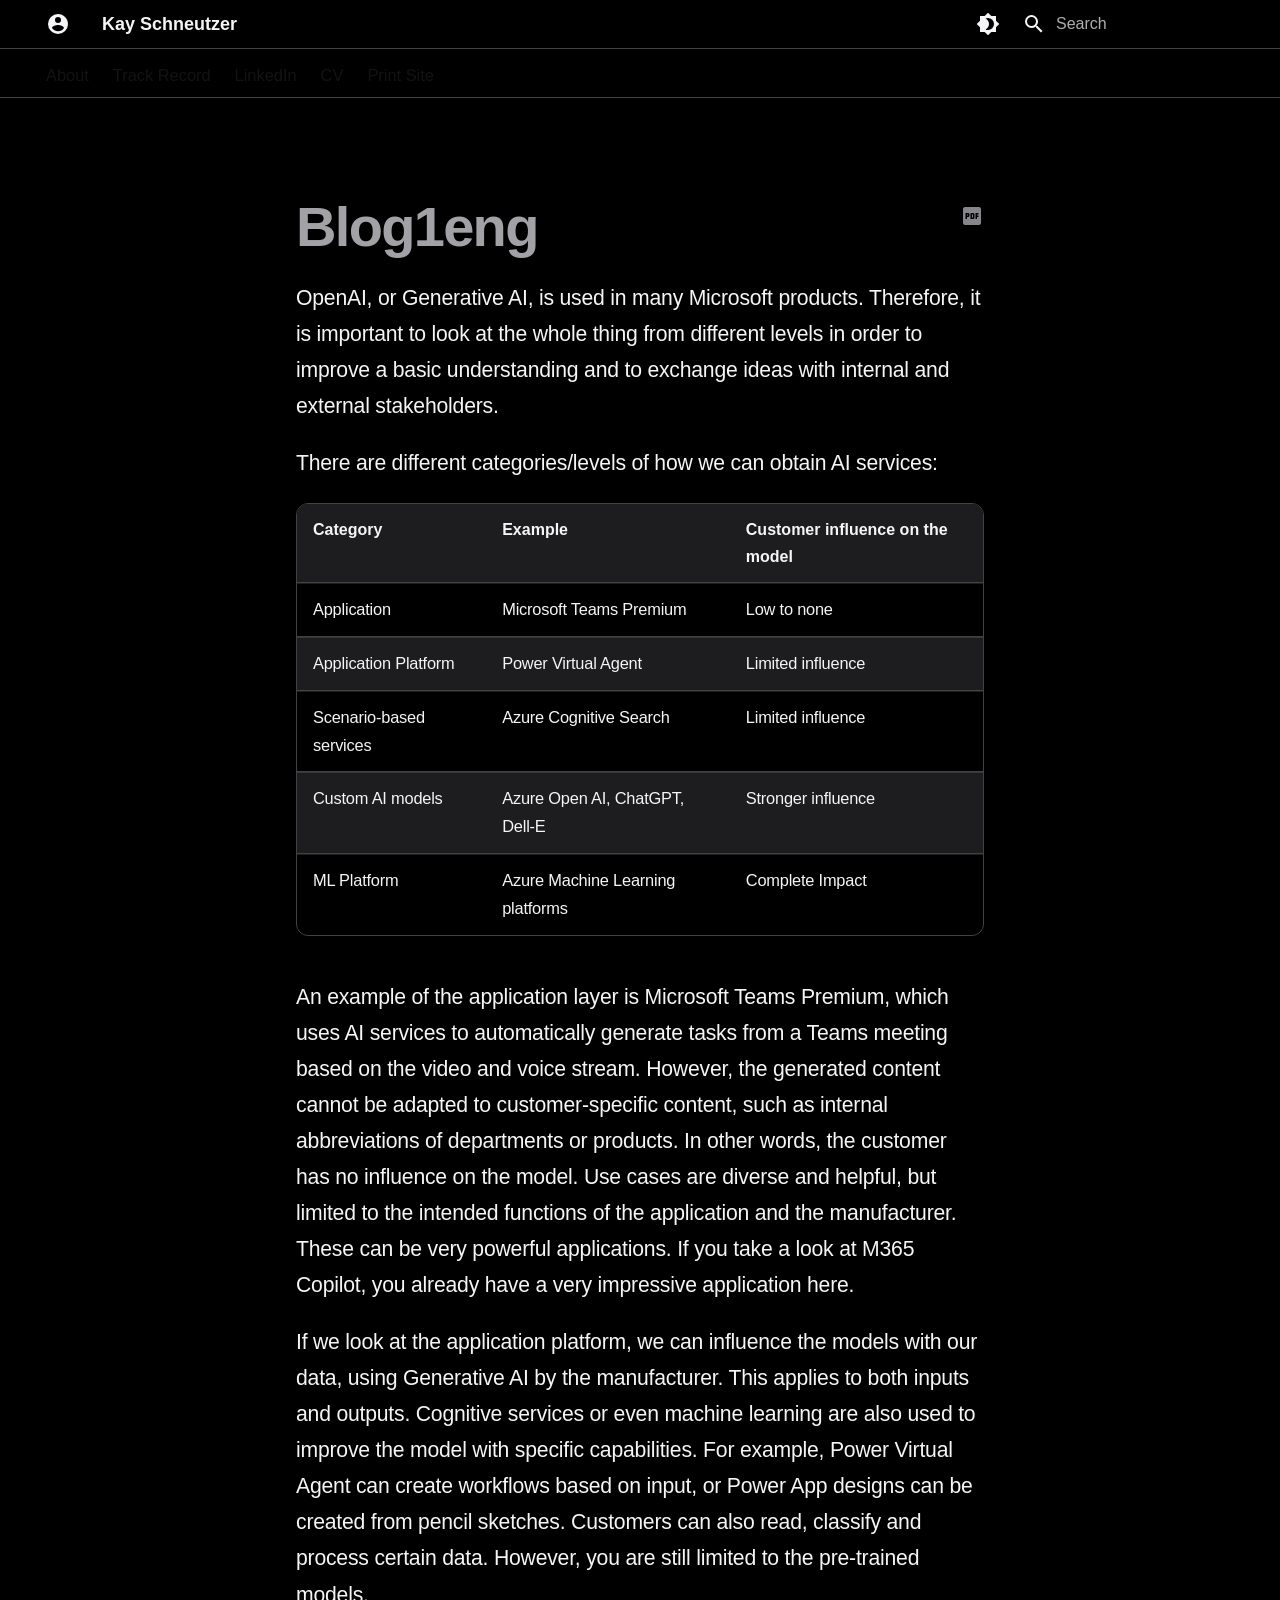
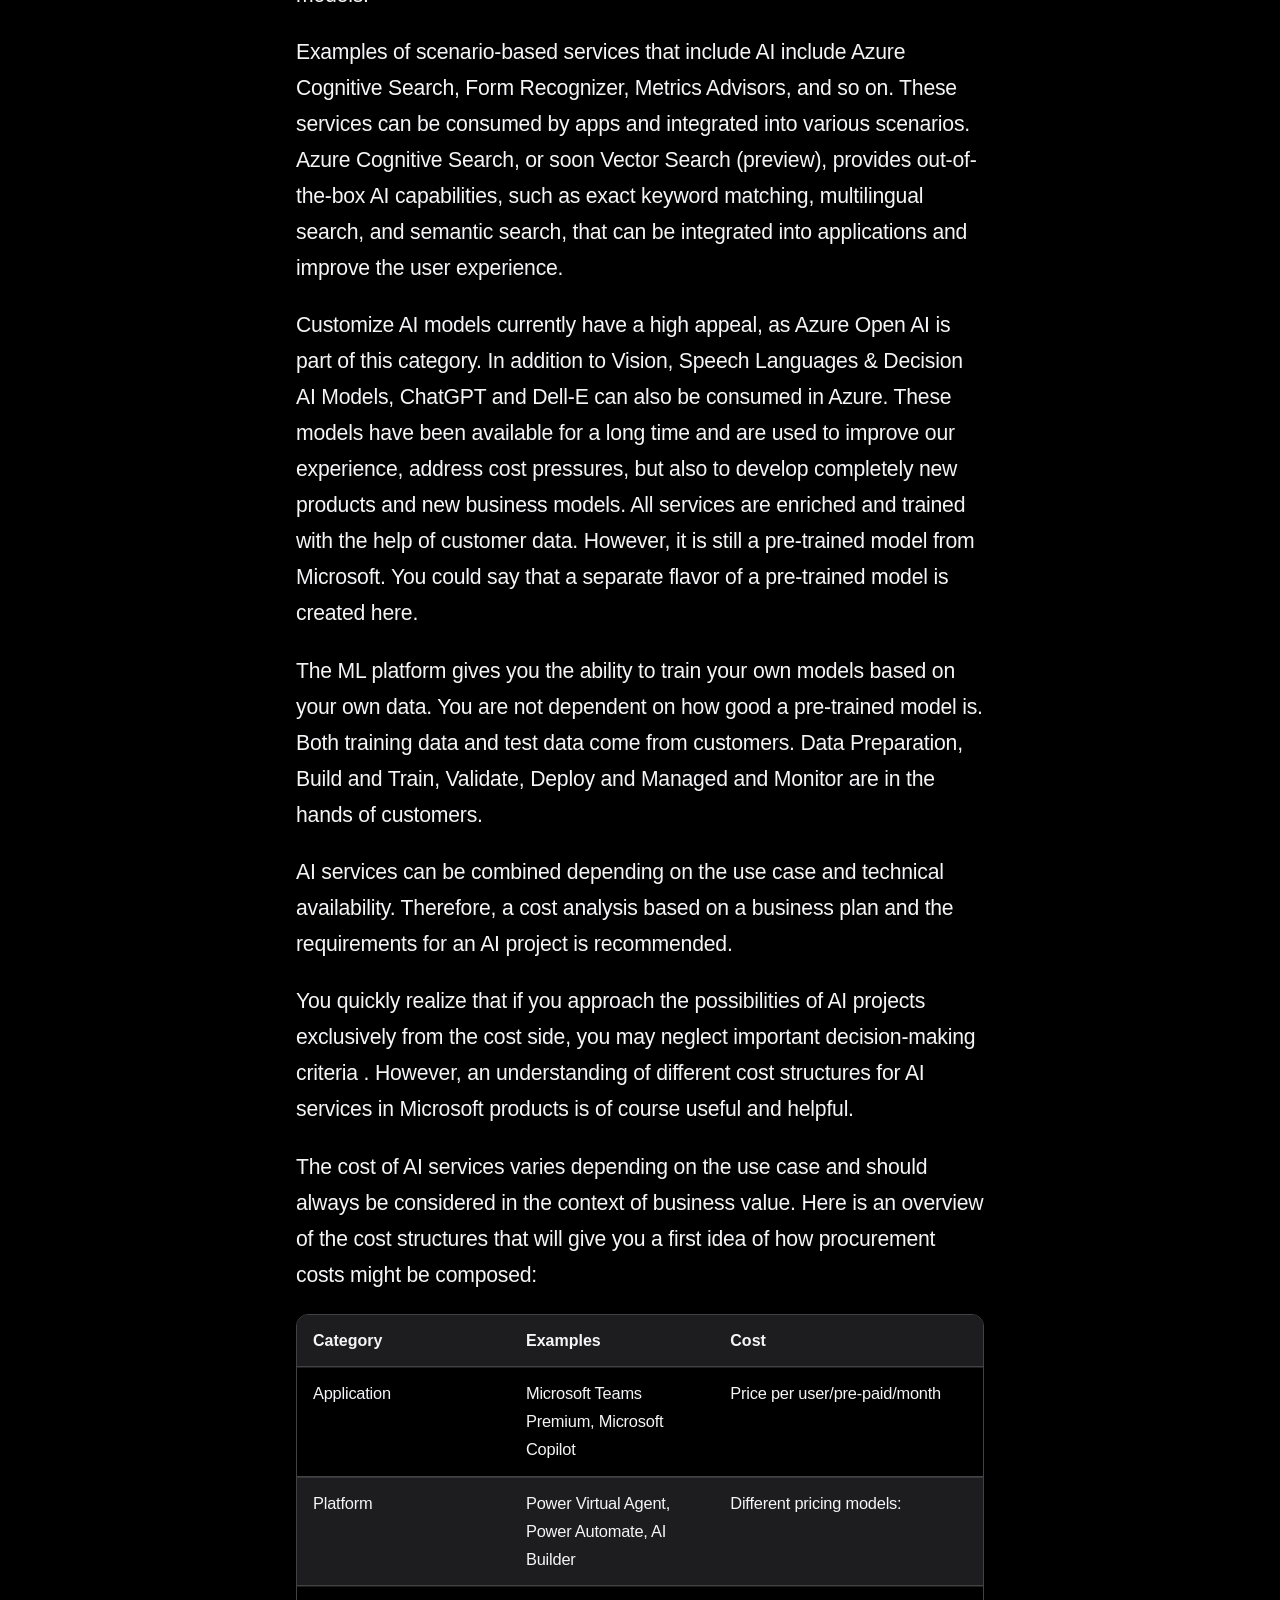
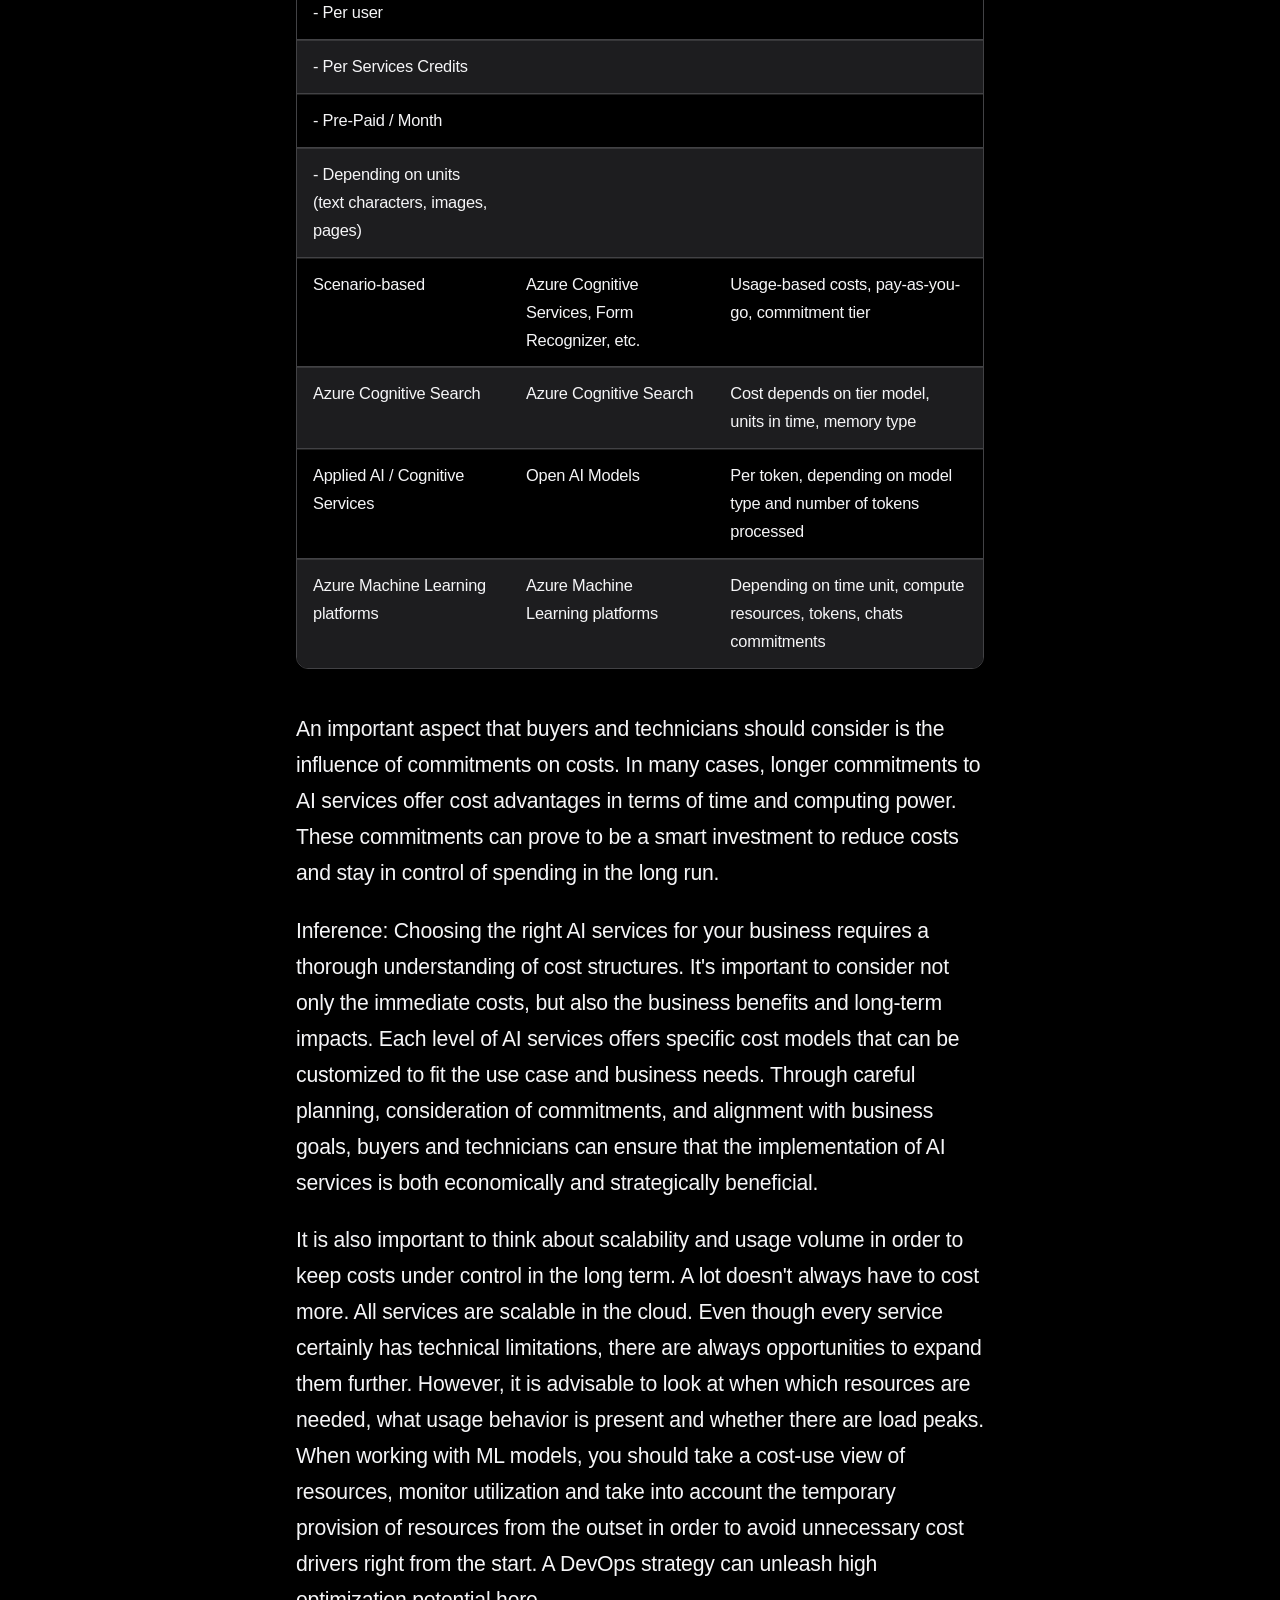
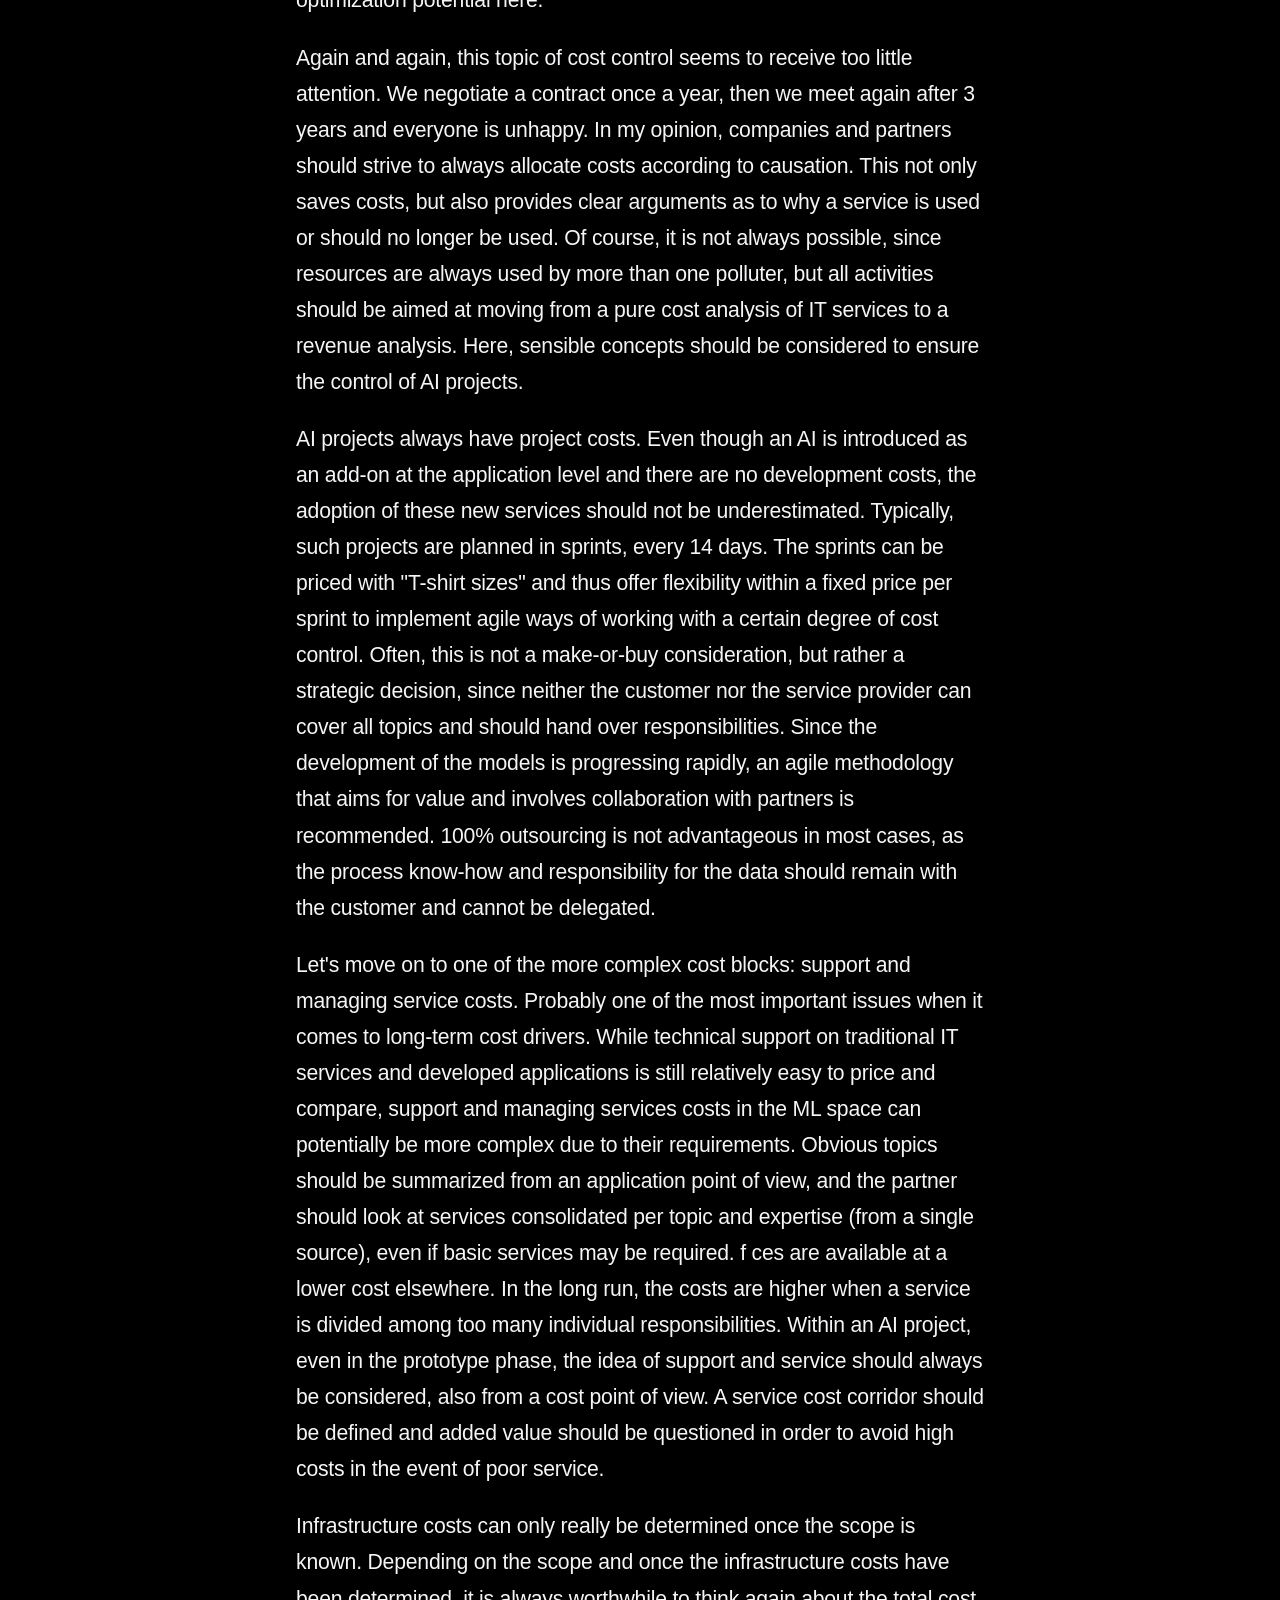
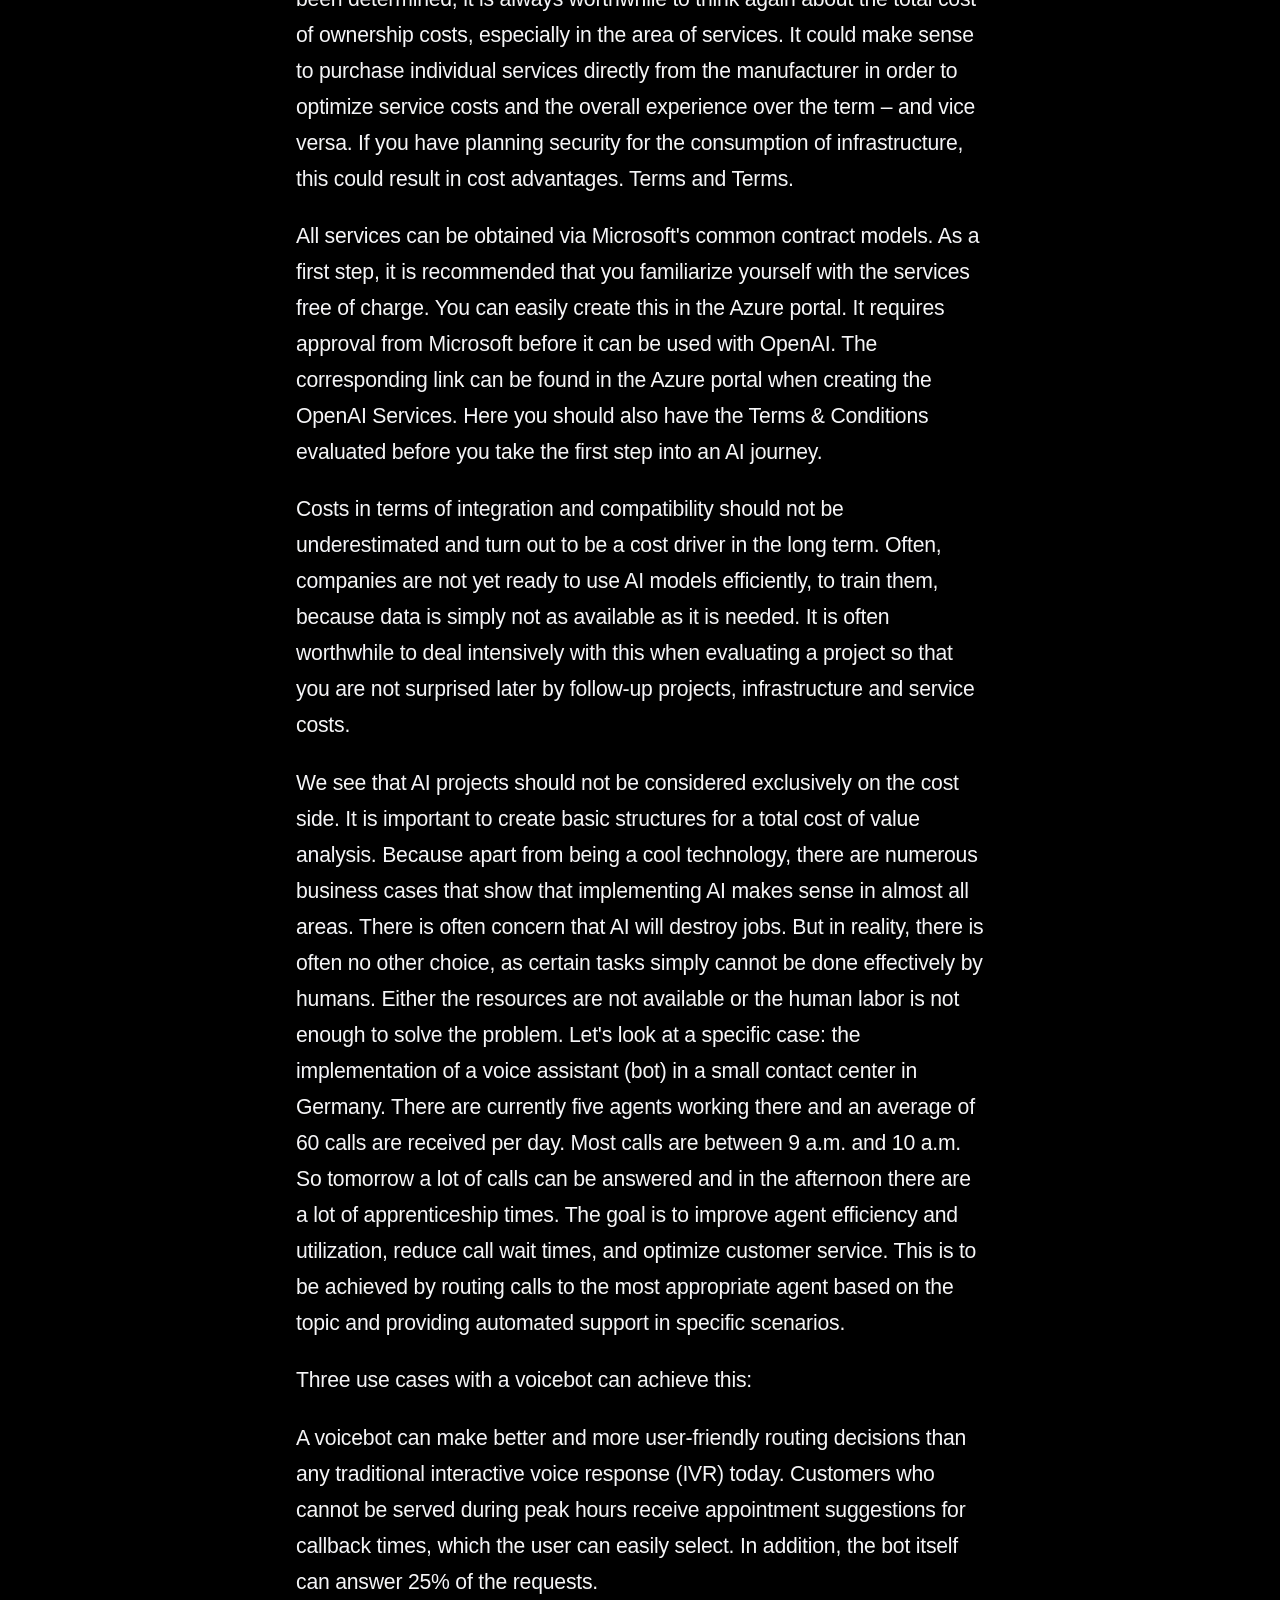
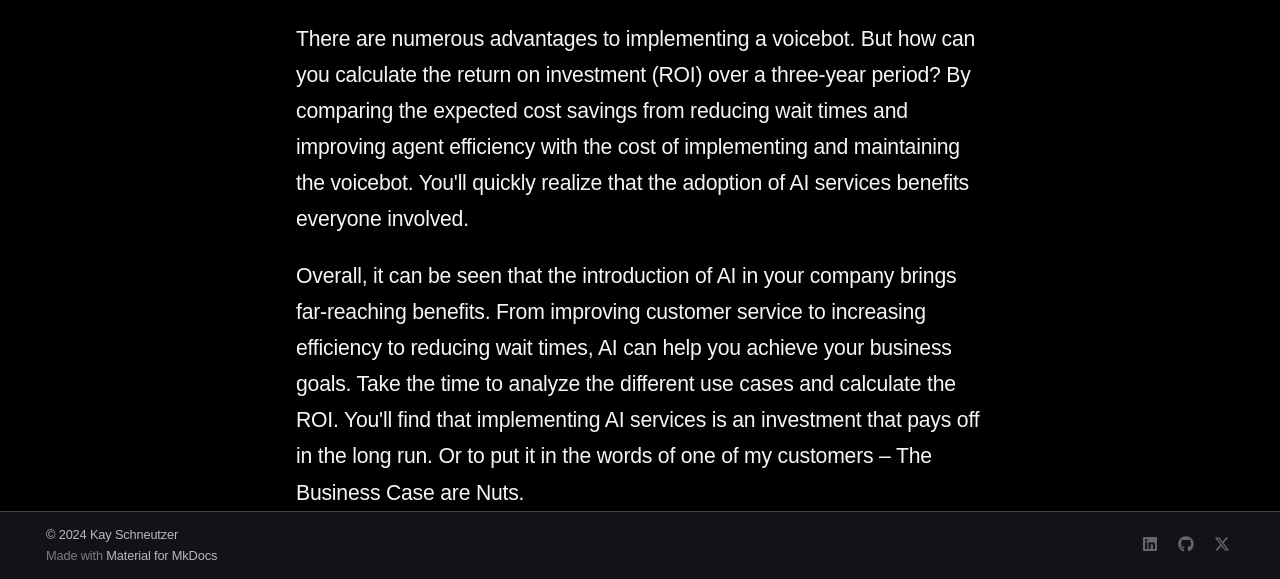
<file: Blog1eng/index.html>
<!doctype html>
<html lang="en" class="no-js">
  <head>
    
      <meta charset="utf-8">
      <meta name="viewport" content="width=device-width,initial-scale=1">
      
        <meta name="description" content="Kay Schneutzer — Leadership is about empathy">
      
      
        <meta name="author" content="Kay Schneutzer">
      
      
        <link rel="canonical" href="https://schneutzi-81.github.io/Blog1eng/">
      
      
      
      
        
      
      
      <link rel="icon" href="../assets/images/favicon.png">
      <meta name="generator" content="mkdocs-1.6.1, mkdocs-material-9.7.6">
    
    
      
        <title>Blog1eng - Kay Schneutzer</title>
      
    
    
      <link rel="stylesheet" href="../assets/stylesheets/main.484c7ddc.min.css">
      
        
        <link rel="stylesheet" href="../assets/stylesheets/palette.ab4e12ef.min.css">
      
      


    
    
      
    
    
      
    
    
      <link rel="stylesheet" href="../css/print-site.css">
    
      <link rel="stylesheet" href="../css/print-site-material.css">
    
      <link rel="stylesheet" href="../stylesheets/extra.css">
    
    <script>__md_scope=new URL("..",location),__md_hash=e=>[...e].reduce(((e,_)=>(e<<5)-e+_.charCodeAt(0)),0),__md_get=(e,_=localStorage,t=__md_scope)=>JSON.parse(_.getItem(t.pathname+"."+e)),__md_set=(e,_,t=localStorage,a=__md_scope)=>{try{t.setItem(a.pathname+"."+e,JSON.stringify(_))}catch(e){}}</script>
    
      

    
    
  </head>
  
  
    
    
      
    
    
    
    
    <body dir="ltr" data-md-color-scheme="slate" data-md-color-primary="black" data-md-color-accent="white">
  
    
    <input class="md-toggle" data-md-toggle="drawer" type="checkbox" id="__drawer" autocomplete="off">
    <input class="md-toggle" data-md-toggle="search" type="checkbox" id="__search" autocomplete="off">
    <label class="md-overlay" for="__drawer"></label>
    <div data-md-component="skip">
      
    </div>
    <div data-md-component="announce">
      
    </div>
    
    
      

<header class="md-header" data-md-component="header">
  <nav class="md-header__inner md-grid" aria-label="Header">
    <a href=".." title="Kay Schneutzer" class="md-header__button md-logo" aria-label="Kay Schneutzer" data-md-component="logo">
      
  
  <svg xmlns="http://www.w3.org/2000/svg" viewBox="0 0 24 24"><path d="M12 19.2c-2.5 0-4.71-1.28-6-3.2.03-2 4-3.1 6-3.1s5.97 1.1 6 3.1a7.23 7.23 0 0 1-6 3.2M12 5a3 3 0 0 1 3 3 3 3 0 0 1-3 3 3 3 0 0 1-3-3 3 3 0 0 1 3-3m0-3A10 10 0 0 0 2 12a10 10 0 0 0 10 10 10 10 0 0 0 10-10c0-5.53-4.5-10-10-10"/></svg>

    </a>
    <label class="md-header__button md-icon" for="__drawer">
      
      <svg xmlns="http://www.w3.org/2000/svg" viewBox="0 0 24 24"><path d="M3 6h18v2H3zm0 5h18v2H3zm0 5h18v2H3z"/></svg>
    </label>
    <div class="md-header__title" data-md-component="header-title">
      <div class="md-header__ellipsis">
        <div class="md-header__topic">
          <span class="md-ellipsis">
            Kay Schneutzer
          </span>
        </div>
        <div class="md-header__topic" data-md-component="header-topic">
          <span class="md-ellipsis">
            
              Blog1eng
            
          </span>
        </div>
      </div>
    </div>
    
      
        <form class="md-header__option" data-md-component="palette">
  
    
    
    
    <input class="md-option" data-md-color-media="" data-md-color-scheme="slate" data-md-color-primary="black" data-md-color-accent="white"  aria-label="Switch to light mode"  type="radio" name="__palette" id="__palette_0">
    
      <label class="md-header__button md-icon" title="Switch to light mode" for="__palette_1" hidden>
        <svg xmlns="http://www.w3.org/2000/svg" viewBox="0 0 24 24"><path d="M12 18c-.89 0-1.74-.2-2.5-.55C11.56 16.5 13 14.42 13 12s-1.44-4.5-3.5-5.45C10.26 6.2 11.11 6 12 6a6 6 0 0 1 6 6 6 6 0 0 1-6 6m8-9.31V4h-4.69L12 .69 8.69 4H4v4.69L.69 12 4 15.31V20h4.69L12 23.31 15.31 20H20v-4.69L23.31 12z"/></svg>
      </label>
    
  
    
    
    
    <input class="md-option" data-md-color-media="" data-md-color-scheme="default" data-md-color-primary="white" data-md-color-accent="black"  aria-label="Switch to dark mode"  type="radio" name="__palette" id="__palette_1">
    
      <label class="md-header__button md-icon" title="Switch to dark mode" for="__palette_0" hidden>
        <svg xmlns="http://www.w3.org/2000/svg" viewBox="0 0 24 24"><path d="M12 8a4 4 0 0 0-4 4 4 4 0 0 0 4 4 4 4 0 0 0 4-4 4 4 0 0 0-4-4m0 10a6 6 0 0 1-6-6 6 6 0 0 1 6-6 6 6 0 0 1 6 6 6 6 0 0 1-6 6m8-9.31V4h-4.69L12 .69 8.69 4H4v4.69L.69 12 4 15.31V20h4.69L12 23.31 15.31 20H20v-4.69L23.31 12z"/></svg>
      </label>
    
  
</form>
      
    
    
      <script>var palette=__md_get("__palette");if(palette&&palette.color){if("(prefers-color-scheme)"===palette.color.media){var media=matchMedia("(prefers-color-scheme: light)"),input=document.querySelector(media.matches?"[data-md-color-media='(prefers-color-scheme: light)']":"[data-md-color-media='(prefers-color-scheme: dark)']");palette.color.media=input.getAttribute("data-md-color-media"),palette.color.scheme=input.getAttribute("data-md-color-scheme"),palette.color.primary=input.getAttribute("data-md-color-primary"),palette.color.accent=input.getAttribute("data-md-color-accent")}for(var[key,value]of Object.entries(palette.color))document.body.setAttribute("data-md-color-"+key,value)}</script>
    
    
    
      
      
        <label class="md-header__button md-icon" for="__search">
          
          <svg xmlns="http://www.w3.org/2000/svg" viewBox="0 0 24 24"><path d="M9.5 3A6.5 6.5 0 0 1 16 9.5c0 1.61-.59 3.09-1.56 4.23l.27.27h.79l5 5-1.5 1.5-5-5v-.79l-.27-.27A6.52 6.52 0 0 1 9.5 16 6.5 6.5 0 0 1 3 9.5 6.5 6.5 0 0 1 9.5 3m0 2C7 5 5 7 5 9.5S7 14 9.5 14 14 12 14 9.5 12 5 9.5 5"/></svg>
        </label>
        <div class="md-search" data-md-component="search" role="dialog">
  <label class="md-search__overlay" for="__search"></label>
  <div class="md-search__inner" role="search">
    <form class="md-search__form" name="search">
      <input type="text" class="md-search__input" name="query" aria-label="Search" placeholder="Search" autocapitalize="off" autocorrect="off" autocomplete="off" spellcheck="false" data-md-component="search-query" required>
      <label class="md-search__icon md-icon" for="__search">
        
        <svg xmlns="http://www.w3.org/2000/svg" viewBox="0 0 24 24"><path d="M9.5 3A6.5 6.5 0 0 1 16 9.5c0 1.61-.59 3.09-1.56 4.23l.27.27h.79l5 5-1.5 1.5-5-5v-.79l-.27-.27A6.52 6.52 0 0 1 9.5 16 6.5 6.5 0 0 1 3 9.5 6.5 6.5 0 0 1 9.5 3m0 2C7 5 5 7 5 9.5S7 14 9.5 14 14 12 14 9.5 12 5 9.5 5"/></svg>
        
        <svg xmlns="http://www.w3.org/2000/svg" viewBox="0 0 24 24"><path d="M20 11v2H8l5.5 5.5-1.42 1.42L4.16 12l7.92-7.92L13.5 5.5 8 11z"/></svg>
      </label>
      <nav class="md-search__options" aria-label="Search">
        
          <a href="javascript:void(0)" class="md-search__icon md-icon" title="Share" aria-label="Share" data-clipboard data-clipboard-text="" data-md-component="search-share" tabindex="-1">
            
            <svg xmlns="http://www.w3.org/2000/svg" viewBox="0 0 24 24"><path d="M18 16.08c-.76 0-1.44.3-1.96.77L8.91 12.7c.05-.23.09-.46.09-.7s-.04-.47-.09-.7l7.05-4.11c.54.5 1.25.81 2.04.81a3 3 0 0 0 3-3 3 3 0 0 0-3-3 3 3 0 0 0-3 3c0 .24.04.47.09.7L8.04 9.81C7.5 9.31 6.79 9 6 9a3 3 0 0 0-3 3 3 3 0 0 0 3 3c.79 0 1.5-.31 2.04-.81l7.12 4.15c-.05.21-.08.43-.08.66 0 1.61 1.31 2.91 2.92 2.91s2.92-1.3 2.92-2.91A2.92 2.92 0 0 0 18 16.08"/></svg>
          </a>
        
        <button type="reset" class="md-search__icon md-icon" title="Clear" aria-label="Clear" tabindex="-1">
          
          <svg xmlns="http://www.w3.org/2000/svg" viewBox="0 0 24 24"><path d="M19 6.41 17.59 5 12 10.59 6.41 5 5 6.41 10.59 12 5 17.59 6.41 19 12 13.41 17.59 19 19 17.59 13.41 12z"/></svg>
        </button>
      </nav>
      
        <div class="md-search__suggest" data-md-component="search-suggest"></div>
      
    </form>
    <div class="md-search__output">
      <div class="md-search__scrollwrap" tabindex="0" data-md-scrollfix>
        <div class="md-search-result" data-md-component="search-result">
          <div class="md-search-result__meta">
            Initializing search
          </div>
          <ol class="md-search-result__list" role="presentation"></ol>
        </div>
      </div>
    </div>
  </div>
</div>
      
    
    
  </nav>
  
</header>
    
    <div class="md-container" data-md-component="container">
      
      
        
          
            
<nav class="md-tabs" aria-label="Tabs" data-md-component="tabs">
  <div class="md-grid">
    <ul class="md-tabs__list">
      
        
  
  
  
  
    <li class="md-tabs__item">
      <a href=".." class="md-tabs__link">
        
  
  
    
  
  About

      </a>
    </li>
  

      
        
  
  
  
  
    <li class="md-tabs__item">
      <a href="../trackofrecord/" class="md-tabs__link">
        
  
  
    
  
  Track Record

      </a>
    </li>
  

      
        
  
  
  
  
    <li class="md-tabs__item">
      <a href="https://www.linkedin.com/in/kay-schneutzer-50169817/" class="md-tabs__link">
        
  
  
    
  
  LinkedIn

      </a>
    </li>
  

      
        
  
  
  
  
    <li class="md-tabs__item">
      <a href="https://github.com/schneutzi-81/schneutzi-81.github.io/raw/master/docs/assets/Kay%2BSchneutzer%2B-%2B%2BGlobal%2BBDM.pdf" class="md-tabs__link">
        
  
  
    
  
  CV

      </a>
    </li>
  

      
        
  
  
  
  
    <li class="md-tabs__item">
      <a href="../print_page/" class="md-tabs__link">
        
  
  
    
  
  Print Site

      </a>
    </li>
  

      
    </ul>
  </div>
</nav>
          
        
      
      <main class="md-main" data-md-component="main">
        <div class="md-main__inner md-grid">
          
            
              
              <div class="md-sidebar md-sidebar--primary" data-md-component="sidebar" data-md-type="navigation" >
                <div class="md-sidebar__scrollwrap">
                  <div class="md-sidebar__inner">
                    


  


<nav class="md-nav md-nav--primary md-nav--lifted" aria-label="Navigation" data-md-level="0">
  <label class="md-nav__title" for="__drawer">
    <a href=".." title="Kay Schneutzer" class="md-nav__button md-logo" aria-label="Kay Schneutzer" data-md-component="logo">
      
  
  <svg xmlns="http://www.w3.org/2000/svg" viewBox="0 0 24 24"><path d="M12 19.2c-2.5 0-4.71-1.28-6-3.2.03-2 4-3.1 6-3.1s5.97 1.1 6 3.1a7.23 7.23 0 0 1-6 3.2M12 5a3 3 0 0 1 3 3 3 3 0 0 1-3 3 3 3 0 0 1-3-3 3 3 0 0 1 3-3m0-3A10 10 0 0 0 2 12a10 10 0 0 0 10 10 10 10 0 0 0 10-10c0-5.53-4.5-10-10-10"/></svg>

    </a>
    Kay Schneutzer
  </label>
  
  <ul class="md-nav__list" data-md-scrollfix>
    
      
      
  
  
  
  
    <li class="md-nav__item">
      <a href=".." class="md-nav__link">
        
  
  
  <span class="md-ellipsis">
    
  
    About
  

    
  </span>
  
  

      </a>
    </li>
  

    
      
      
  
  
  
  
    <li class="md-nav__item">
      <a href="../trackofrecord/" class="md-nav__link">
        
  
  
  <span class="md-ellipsis">
    
  
    Track Record
  

    
  </span>
  
  

      </a>
    </li>
  

    
      
      
  
  
  
  
    <li class="md-nav__item">
      <a href="https://www.linkedin.com/in/kay-schneutzer-50169817/" class="md-nav__link">
        
  
  
  <span class="md-ellipsis">
    
  
    LinkedIn
  

    
  </span>
  
  

      </a>
    </li>
  

    
      
      
  
  
  
  
    <li class="md-nav__item">
      <a href="https://github.com/schneutzi-81/schneutzi-81.github.io/raw/master/docs/assets/Kay%2BSchneutzer%2B-%2B%2BGlobal%2BBDM.pdf" class="md-nav__link">
        
  
  
  <span class="md-ellipsis">
    
  
    CV
  

    
  </span>
  
  

      </a>
    </li>
  

    
      
      
  
  
  
  
    <li class="md-nav__item">
      <a href="../print_page/" class="md-nav__link">
        
  
  
  <span class="md-ellipsis">
    
  
    Print Site
  

    
  </span>
  
  

      </a>
    </li>
  

    
  </ul>
</nav>
                  </div>
                </div>
              </div>
            
            
              
              <div class="md-sidebar md-sidebar--secondary" data-md-component="sidebar" data-md-type="toc" >
                <div class="md-sidebar__scrollwrap">
                  <div class="md-sidebar__inner">
                    

<nav class="md-nav md-nav--secondary" aria-label="Table of contents">
  
  
  
  
</nav>
                  </div>
                </div>
              </div>
            
          
          
            <div class="md-content" data-md-component="content">
              
              <article class="md-content__inner md-typeset">
                


    <a href="../resume.pdf" title="Site PDF" class="md-content__button md-icon">
        <svg xmlns="http://www.w3.org/2000/svg" viewBox="0 0 24 24"><path d="M19 3H5c-1.1 0-2 .9-2 2v14c0 1.1.9 2 2 2h14c1.1 0 2-.9 2-2V5c0-1.1-.9-2-2-2m-9.5 8.5c0 .8-.7 1.5-1.5 1.5H7v2H5.5V9H8c.8 0 1.5.7 1.5 1.5zm5 2c0 .8-.7 1.5-1.5 1.5h-2.5V9H13c.8 0 1.5.7 1.5 1.5zm4-3H17v1h1.5V13H17v2h-1.5V9h3zm-6.5 0h1v3h-1zm-5 0h1v1H7z"/></svg>
    </a>



                  



  <h1>Blog1eng</h1>

<p>OpenAI, or Generative AI, is used in many Microsoft products. Therefore, it is important to look at the whole thing from different levels in order to improve a basic understanding and to exchange ideas with internal and external stakeholders. </p>
<p>There are different categories/levels of how we can obtain AI services: </p>
<table>
<thead>
<tr>
<th>Category</th>
<th>Example</th>
<th>Customer influence on the model</th>
</tr>
</thead>
<tbody>
<tr>
<td>Application</td>
<td>Microsoft Teams Premium</td>
<td>Low to none</td>
</tr>
<tr>
<td>Application Platform</td>
<td>Power Virtual Agent</td>
<td>Limited influence</td>
</tr>
<tr>
<td>Scenario-based services</td>
<td>Azure Cognitive Search</td>
<td>Limited influence</td>
</tr>
<tr>
<td>Custom AI models</td>
<td>Azure Open AI, ChatGPT, Dell-E</td>
<td>Stronger influence</td>
</tr>
<tr>
<td>ML Platform</td>
<td>Azure Machine Learning platforms</td>
<td>Complete Impact</td>
</tr>
</tbody>
</table>
<p>An example of the application layer is Microsoft Teams Premium, which uses AI services to automatically generate tasks from a Teams meeting based on the video and voice stream. However, the generated content cannot be adapted to customer-specific content, such as internal abbreviations of departments or products. In other words, the customer has no influence on the model. Use cases are diverse and helpful, but limited to the intended functions of the application and the manufacturer. These can be very powerful applications. If you take a look at M365 Copilot, you already have a very impressive application here.</p>
<p>If we look at the application platform, we can influence the models with our data, using Generative AI by the manufacturer. This applies to both inputs and outputs. Cognitive services or even machine learning are also used to improve the model with specific capabilities. For example, Power Virtual Agent can create workflows based on input, or Power App designs can be created from pencil sketches. Customers can also read, classify and process certain data. However, you are still limited to the pre-trained models. </p>
<p>Examples of scenario-based services that include AI include Azure Cognitive Search, Form Recognizer, Metrics Advisors, and so on. These services can be consumed by apps and integrated into various scenarios. Azure Cognitive Search, or soon Vector Search (preview), provides out-of-the-box AI capabilities, such as exact keyword matching, multilingual search, and semantic search, that can be integrated into applications and improve the user experience.</p>
<p>Customize AI models currently have a high appeal, as Azure Open AI is part of this category. In addition to Vision, Speech Languages &amp; Decision AI Models, ChatGPT and Dell-E can also be consumed in Azure. These models have been available for a long time and are used to improve our experience, address cost pressures, but also to develop completely new products and new business models. All services are enriched and trained with the help of customer data. However, it is still a pre-trained model from Microsoft. You could say that a separate flavor of a pre-trained model is created here.</p>
<p>The ML platform gives you the ability to train your own models based on your own data. You are not dependent on how good a pre-trained model is. Both training data and test data come from customers. Data Preparation, Build and Train, Validate, Deploy and Managed and Monitor are in the hands of customers.</p>
<p>AI services can be combined depending on the use case and technical availability. Therefore, a cost analysis based on a business plan and the requirements for an AI project is recommended.</p>
<p>You quickly realize that if you approach the possibilities of AI projects exclusively from the cost side, you may neglect important decision-making criteria . However, an understanding of different cost structures for AI services in Microsoft products is of course useful and helpful. </p>
<p>The cost of AI services varies depending on the use case and should always be considered in the context of business value. Here is an overview of the cost structures that will give you a first idea of how procurement costs might be composed:</p>
<table>
<thead>
<tr>
<th>Category</th>
<th>Examples</th>
<th>Cost</th>
</tr>
</thead>
<tbody>
<tr>
<td>Application</td>
<td>Microsoft Teams Premium, Microsoft Copilot</td>
<td>Price per user/pre-paid/month</td>
</tr>
<tr>
<td>Platform</td>
<td>Power Virtual Agent, Power Automate, AI Builder</td>
<td>Different pricing models:</td>
</tr>
<tr>
<td>- Per user</td>
<td></td>
<td></td>
</tr>
<tr>
<td>- Per Services Credits</td>
<td></td>
<td></td>
</tr>
<tr>
<td>- Pre-Paid / Month</td>
<td></td>
<td></td>
</tr>
<tr>
<td>- Depending on units (text characters, images, pages)</td>
<td></td>
<td></td>
</tr>
<tr>
<td>Scenario-based</td>
<td>Azure Cognitive Services, Form Recognizer, etc.</td>
<td>Usage-based costs, pay-as-you-go, commitment tier</td>
</tr>
<tr>
<td>Azure Cognitive Search</td>
<td>Azure Cognitive Search</td>
<td>Cost depends on tier model, units in time, memory type</td>
</tr>
<tr>
<td>Applied AI / Cognitive Services</td>
<td>Open AI Models</td>
<td>Per token, depending on model type and number of tokens processed</td>
</tr>
<tr>
<td>Azure Machine Learning platforms</td>
<td>Azure Machine Learning platforms</td>
<td>Depending on time unit, compute resources, tokens, chats commitments</td>
</tr>
</tbody>
</table>
<p>An important aspect that buyers and technicians should consider is the influence of commitments on costs. In many cases, longer commitments to AI services offer cost advantages in terms of time and computing power. These commitments can prove to be a smart investment to reduce costs and stay in control of spending in the long run.</p>
<p>Inference:
Choosing the right AI services for your business requires a thorough understanding of cost structures. It's important to consider not only the immediate costs, but also the business benefits and long-term impacts. Each level of AI services offers specific cost models that can be customized to fit the use case and business needs. Through careful planning, consideration of commitments, and alignment with business goals, buyers and technicians can ensure that the implementation of AI services is both economically and strategically beneficial.</p>
<p>It is also important to think about scalability and usage volume in order to keep costs under control in the long term. A lot doesn't always have to cost more. All services are scalable in the cloud. Even though every service certainly has technical limitations, there are always opportunities to expand them further. However, it is advisable to look at when which resources are needed, what usage behavior is present and whether there are load peaks. When working with ML models, you should take a cost-use view of resources, monitor utilization and take into account the temporary provision of resources from the outset in order to avoid unnecessary cost drivers right from the start. A DevOps strategy can unleash high optimization potential here.</p>
<p>Again and again, this topic of cost control seems to receive too little attention. We negotiate a contract once a year, then we meet again after 3 years and everyone is unhappy. In my opinion, companies and partners should strive to always allocate costs according to causation. This not only saves costs, but also provides clear arguments as to why a service is used or should no longer be used. Of course, it is not always possible, since resources are always used by more than one polluter, but all activities should be aimed at moving from a pure cost analysis of IT services to a revenue analysis. Here, sensible concepts should be considered to ensure the control of AI projects.</p>
<p>AI projects always have project costs. Even though an AI is introduced as an add-on at the application level and there are no development costs, the adoption of these new services should not be underestimated. Typically, such projects are planned in sprints, every 14 days. The sprints can be priced with "T-shirt sizes" and thus offer flexibility within a fixed price per sprint to implement agile ways of working with a certain degree of cost control. Often, this is not a make-or-buy consideration, but rather a strategic decision, since neither the customer nor the service provider can cover all topics and should hand over responsibilities. Since the development of the models is progressing rapidly, an agile methodology that aims for value and involves collaboration with partners is recommended. 100% outsourcing is not advantageous in most cases, as the process know-how and responsibility for the data should remain with the customer and cannot be delegated.</p>
<p>Let's move on to one of the more complex cost blocks: support and managing service costs. Probably one of the most important issues when it comes to long-term cost drivers. While technical support on traditional IT services and developed applications is still relatively easy to price and compare, support and managing services costs in the ML space can potentially be more complex due to their requirements. Obvious topics should be summarized from an application point of view, and the partner should look at services consolidated per topic and expertise (from a single source), even if basic services may be required.
 f ces are available at a lower cost elsewhere. In the long run, the costs are higher when a service is divided among too many individual responsibilities. Within an AI project, even in the prototype phase, the idea of support and service should always be considered, also from a cost point of view. A service cost corridor should be defined and added value should be questioned in order to avoid high costs in the event of poor service.</p>
<p>Infrastructure costs can only really be determined once the scope is known. Depending on the scope and once the infrastructure costs have been determined, it is always worthwhile to think again about the total cost of ownership costs, especially in the area of services. It could make sense to purchase individual services directly from the manufacturer in order to optimize service costs and the overall experience over the term – and vice versa. If you have planning security for the consumption of infrastructure, this could result in cost advantages.
Terms and Terms. </p>
<p>All services can be obtained via Microsoft's common contract models. As a first step, it is recommended that you familiarize yourself with the services free of charge. You can easily create this in the Azure portal. It requires approval from Microsoft before it can be used with OpenAI. The corresponding link can be found in the Azure portal when creating the OpenAI Services. Here you should also have the Terms &amp; Conditions evaluated before you take the first step into an AI journey.</p>
<p>Costs in terms of integration and compatibility should not be underestimated and turn out to be a cost driver in the long term. Often, companies are not yet ready to use AI models efficiently, to train them, because data is simply not as available as it is needed. It is often worthwhile to deal intensively with this when evaluating a project so that you are not surprised later by follow-up projects, infrastructure and service costs.</p>
<p>We see that AI projects should not be considered exclusively on the cost side. It is important to create basic structures for a total cost of value analysis. Because apart from being a cool technology, there are numerous business cases that show that implementing AI makes sense in almost all areas.
There is often concern that AI will destroy jobs. But in reality, there is often no other choice, as certain tasks simply cannot be done effectively by humans. Either the resources are not available or the human labor is not enough to solve the problem.
Let's look at a specific case: the implementation of a voice assistant (bot) in a small contact center in Germany. There are currently five agents working there and an average of 60 calls are received per day. Most calls are between 9 a.m. and 10 a.m. So tomorrow a lot of calls can be answered and in the afternoon there are a lot of apprenticeship times. The goal is to improve agent efficiency and utilization, reduce call wait times, and optimize customer service. This is to be achieved by routing calls to the most appropriate agent based on the topic and providing automated support in specific scenarios.</p>
<p>Three use cases with a voicebot can achieve this:</p>
<p>A voicebot can make better and more user-friendly routing decisions than any traditional interactive voice response (IVR) today. Customers who cannot be served during peak hours receive appointment suggestions for callback times, which the user can easily select. In addition, the bot itself can answer 25% of the requests.</p>
<p>There are numerous advantages to implementing a voicebot. But how can you calculate the return on investment (ROI) over a three-year period? By comparing the expected cost savings from reducing wait times and improving agent efficiency with the cost of implementing and maintaining the voicebot. You'll quickly realize that the adoption of AI services benefits everyone involved.</p>
<p>Overall, it can be seen that the introduction of AI in your company brings far-reaching benefits. From improving customer service to increasing efficiency to reducing wait times, AI can help you achieve your business goals. Take the time to analyze the different use cases and calculate the ROI. You'll find that implementing AI services is an investment that pays off in the long run. Or to put it in the words of one of my customers – The Business Case are Nuts. </p>












                

              </article>
            </div>
          
          
<script>var target=document.getElementById(location.hash.slice(1));target&&target.name&&(target.checked=target.name.startsWith("__tabbed_"))</script>
        </div>
        
          <button type="button" class="md-top md-icon" data-md-component="top" hidden>
  
  <svg xmlns="http://www.w3.org/2000/svg" viewBox="0 0 24 24"><path d="M13 20h-2V8l-5.5 5.5-1.42-1.42L12 4.16l7.92 7.92-1.42 1.42L13 8z"/></svg>
  Back to top
</button>
        
      </main>
      
        <footer class="md-footer">
  
  <div class="md-footer-meta md-typeset">
    <div class="md-footer-meta__inner md-grid">
      <div class="md-copyright">
  
    <div class="md-copyright__highlight">
      &copy; 2024 Kay Schneutzer
    </div>
  
  
    Made with
    <a href="https://squidfunk.github.io/mkdocs-material/" target="_blank" rel="noopener">
      Material for MkDocs
    </a>
  
</div>
      
        
<div class="md-social">
  
    
    
    
    
    <a href="https://www.linkedin.com/in/kay-schneutzer-50169817/" target="_blank" rel="noopener" title="Kay Schneutzer on LinkedIn" class="md-social__link">
      <svg xmlns="http://www.w3.org/2000/svg" viewBox="0 0 448 512"><!--! Font Awesome Free 7.1.0 by @fontawesome - https://fontawesome.com License - https://fontawesome.com/license/free (Icons: CC BY 4.0, Fonts: SIL OFL 1.1, Code: MIT License) Copyright 2025 Fonticons, Inc.--><path d="M416 32H31.9C14.3 32 0 46.5 0 64.3v383.4C0 465.5 14.3 480 31.9 480H416c17.6 0 32-14.5 32-32.3V64.3c0-17.8-14.4-32.3-32-32.3M135.4 416H69V202.2h66.5V416zM102.2 96a38.5 38.5 0 1 1 0 77 38.5 38.5 0 1 1 0-77m282.1 320h-66.4V312c0-24.8-.5-56.7-34.5-56.7-34.6 0-39.9 27-39.9 54.9V416h-66.4V202.2h63.7v29.2h.9c8.9-16.8 30.6-34.5 62.9-34.5 67.2 0 79.7 44.3 79.7 101.9z"/></svg>
    </a>
  
    
    
    
    
    <a href="https://github.com/schneutzi-81" target="_blank" rel="noopener" title="Schneutzi on GitHub" class="md-social__link">
      <svg xmlns="http://www.w3.org/2000/svg" viewBox="0 0 512 512"><!--! Font Awesome Free 7.1.0 by @fontawesome - https://fontawesome.com License - https://fontawesome.com/license/free (Icons: CC BY 4.0, Fonts: SIL OFL 1.1, Code: MIT License) Copyright 2025 Fonticons, Inc.--><path d="M173.9 397.4c0 2-2.3 3.6-5.2 3.6-3.3.3-5.6-1.3-5.6-3.6 0-2 2.3-3.6 5.2-3.6 3-.3 5.6 1.3 5.6 3.6m-31.1-4.5c-.7 2 1.3 4.3 4.3 4.9 2.6 1 5.6 0 6.2-2s-1.3-4.3-4.3-5.2c-2.6-.7-5.5.3-6.2 2.3m44.2-1.7c-2.9.7-4.9 2.6-4.6 4.9.3 2 2.9 3.3 5.9 2.6 2.9-.7 4.9-2.6 4.6-4.6-.3-1.9-3-3.2-5.9-2.9M252.8 8C114.1 8 8 113.3 8 252c0 110.9 69.8 205.8 169.5 239.2 12.8 2.3 17.3-5.6 17.3-12.1 0-6.2-.3-40.4-.3-61.4 0 0-70 15-84.7-29.8 0 0-11.4-29.1-27.8-36.6 0 0-22.9-15.7 1.6-15.4 0 0 24.9 2 38.6 25.8 21.9 38.6 58.6 27.5 72.9 20.9 2.3-16 8.8-27.1 16-33.7-55.9-6.2-112.3-14.3-112.3-110.5 0-27.5 7.6-41.3 23.6-58.9-2.6-6.5-11.1-33.3 2.6-67.9 20.9-6.5 69 27 69 27 20-5.6 41.5-8.5 62.8-8.5s42.8 2.9 62.8 8.5c0 0 48.1-33.6 69-27 13.7 34.7 5.2 61.4 2.6 67.9 16 17.7 25.8 31.5 25.8 58.9 0 96.5-58.9 104.2-114.8 110.5 9.2 7.9 17 22.9 17 46.4 0 33.7-.3 75.4-.3 83.6 0 6.5 4.6 14.4 17.3 12.1C436.2 457.8 504 362.9 504 252 504 113.3 391.5 8 252.8 8M105.2 352.9c-1.3 1-1 3.3.7 5.2 1.6 1.6 3.9 2.3 5.2 1 1.3-1 1-3.3-.7-5.2-1.6-1.6-3.9-2.3-5.2-1m-10.8-8.1c-.7 1.3.3 2.9 2.3 3.9 1.6 1 3.6.7 4.3-.7.7-1.3-.3-2.9-2.3-3.9-2-.6-3.6-.3-4.3.7m32.4 35.6c-1.6 1.3-1 4.3 1.3 6.2 2.3 2.3 5.2 2.6 6.5 1 1.3-1.3.7-4.3-1.3-6.2-2.2-2.3-5.2-2.6-6.5-1m-11.4-14.7c-1.6 1-1.6 3.6 0 5.9s4.3 3.3 5.6 2.3c1.6-1.3 1.6-3.9 0-6.2-1.4-2.3-4-3.3-5.6-2"/></svg>
    </a>
  
    
    
    
    
    <a href="https://x.com/Goangern" target="_blank" rel="noopener" title="Goangern on X" class="md-social__link">
      <svg xmlns="http://www.w3.org/2000/svg" viewBox="0 0 448 512"><!--! Font Awesome Free 7.1.0 by @fontawesome - https://fontawesome.com License - https://fontawesome.com/license/free (Icons: CC BY 4.0, Fonts: SIL OFL 1.1, Code: MIT License) Copyright 2025 Fonticons, Inc.--><path d="M357.2 48h70.6L273.6 224.2 455 464H313L201.7 318.6 74.5 464H3.8l164.9-188.5L-5.2 48h145.6l100.5 132.9zm-24.8 373.8h39.1L119.1 88h-42z"/></svg>
    </a>
  
</div>
      
    </div>
  </div>
</footer>
      
    </div>
    <div class="md-dialog" data-md-component="dialog">
      <div class="md-dialog__inner md-typeset"></div>
    </div>
    
      <div class="md-progress" data-md-component="progress" role="progressbar"></div>
    
    
    
      
      
      <script id="__config" type="application/json">{"annotate": null, "base": "..", "features": ["navigation.tracking", "navigation.instant", "navigation.instant.progress", "navigation.top", "navigation.tabs", "search.highlight", "search.share", "search.suggest", "content.tooltips"], "search": "../assets/javascripts/workers/search.2c215733.min.js", "tags": null, "translations": {"clipboard.copied": "Copied to clipboard", "clipboard.copy": "Copy to clipboard", "search.result.more.one": "1 more on this page", "search.result.more.other": "# more on this page", "search.result.none": "No matching documents", "search.result.one": "1 matching document", "search.result.other": "# matching documents", "search.result.placeholder": "Type to start searching", "search.result.term.missing": "Missing", "select.version": "Select version"}, "version": null}</script>
    
    
      <script src="../assets/javascripts/bundle.79ae519e.min.js"></script>
      
        <script src="../js/print-site.js"></script>
      
    
  </body>
</html>
</file>
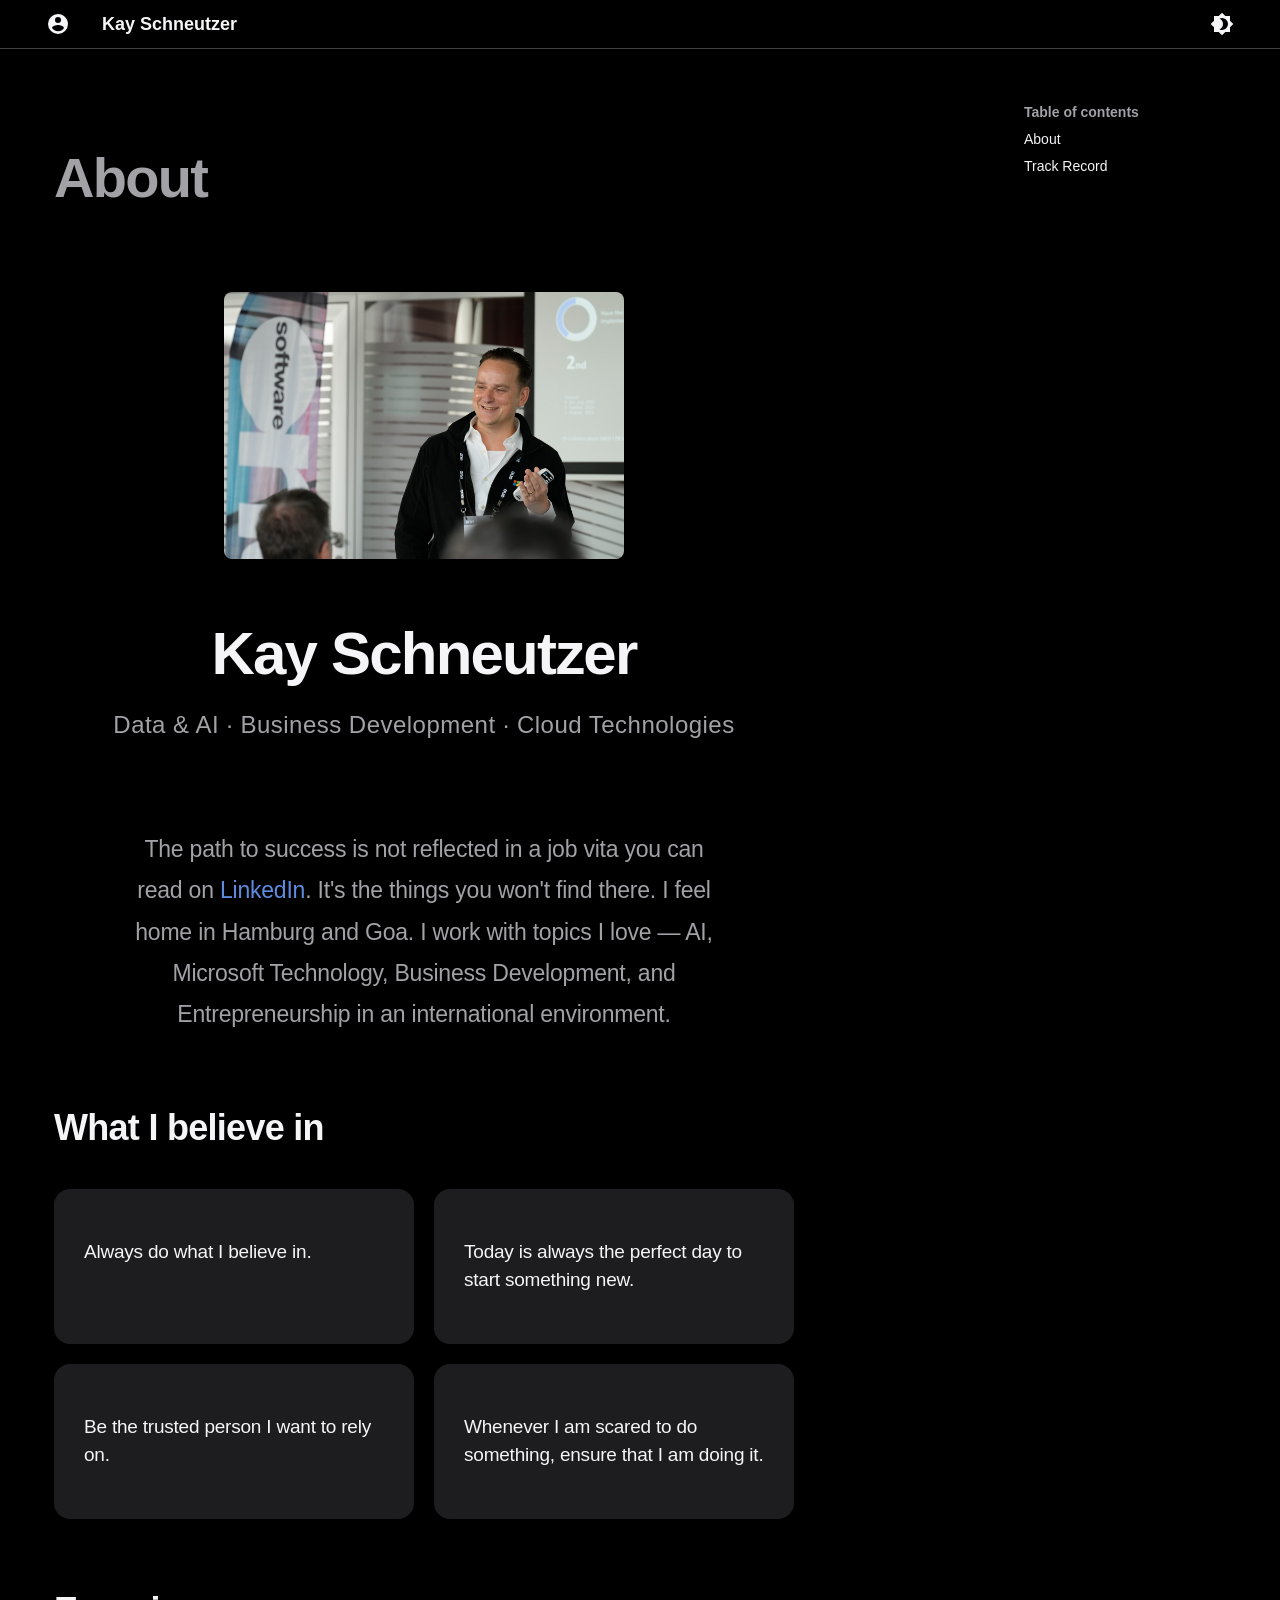
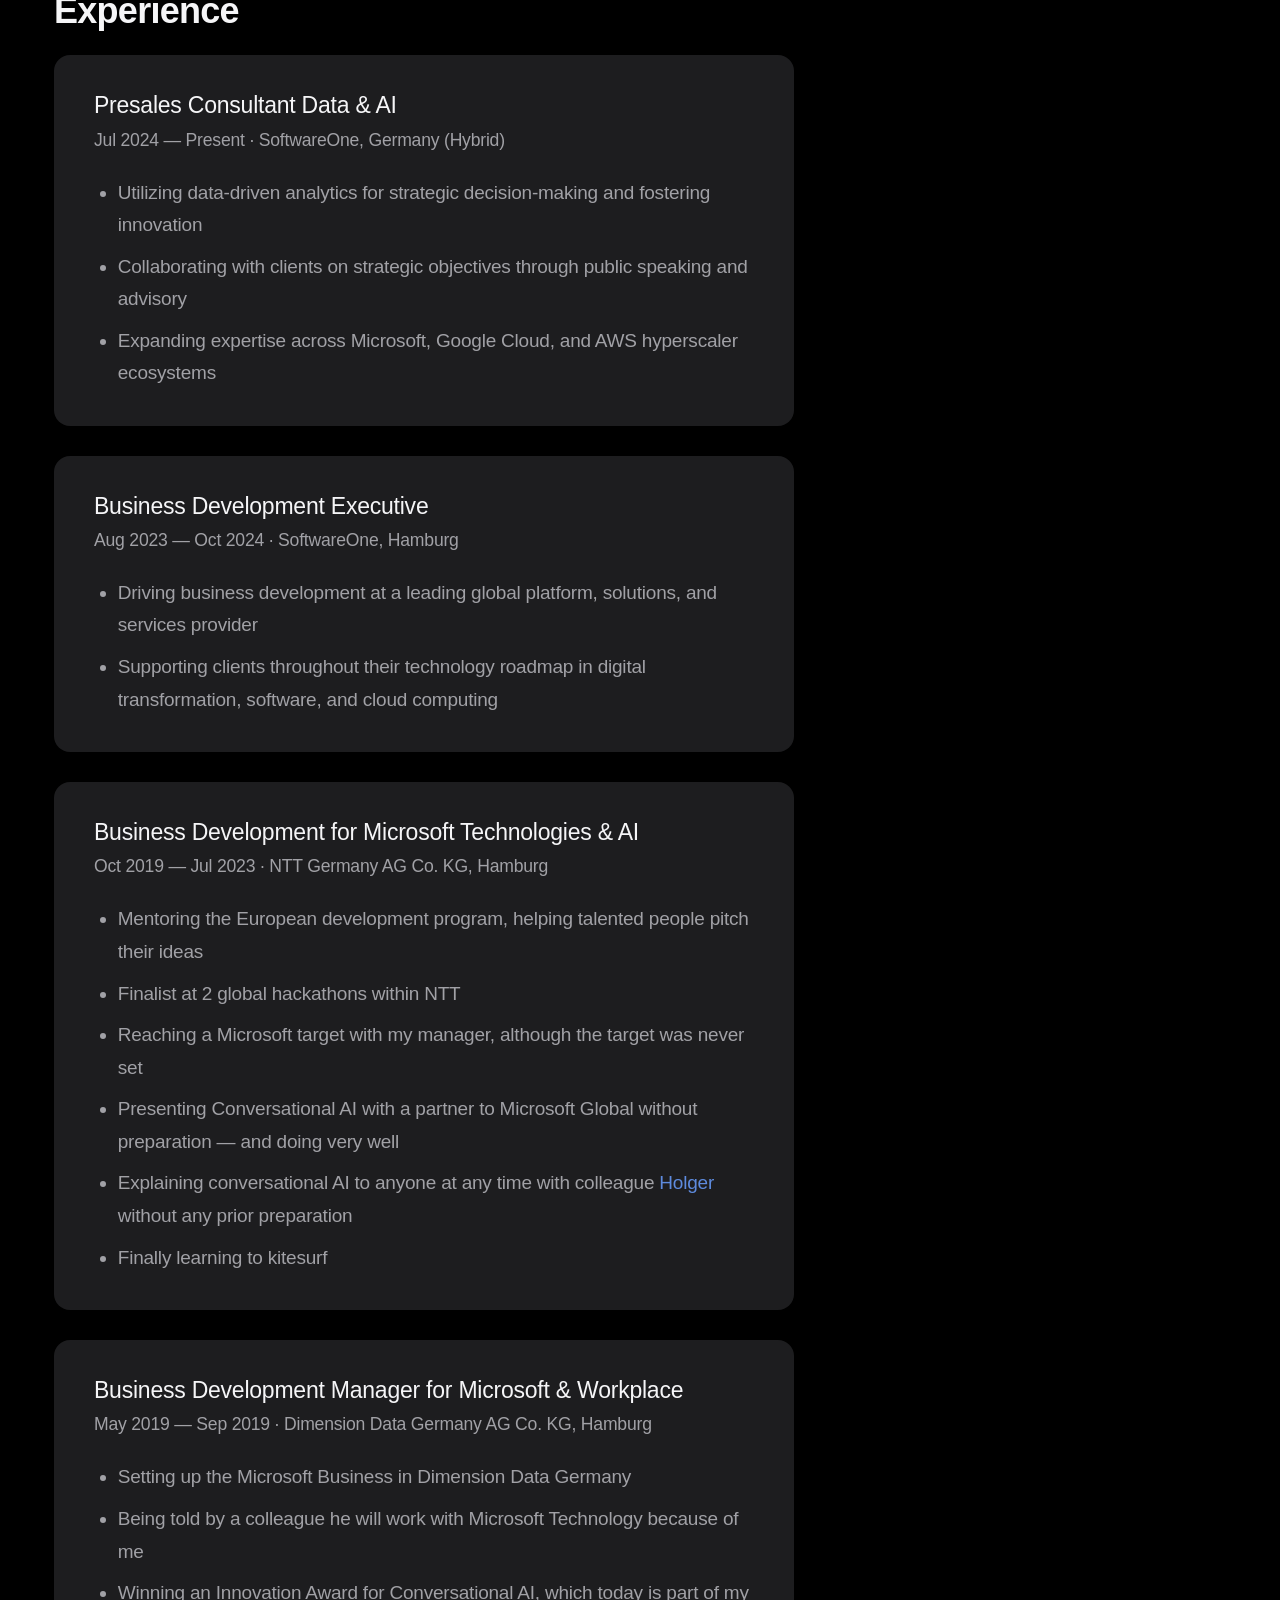
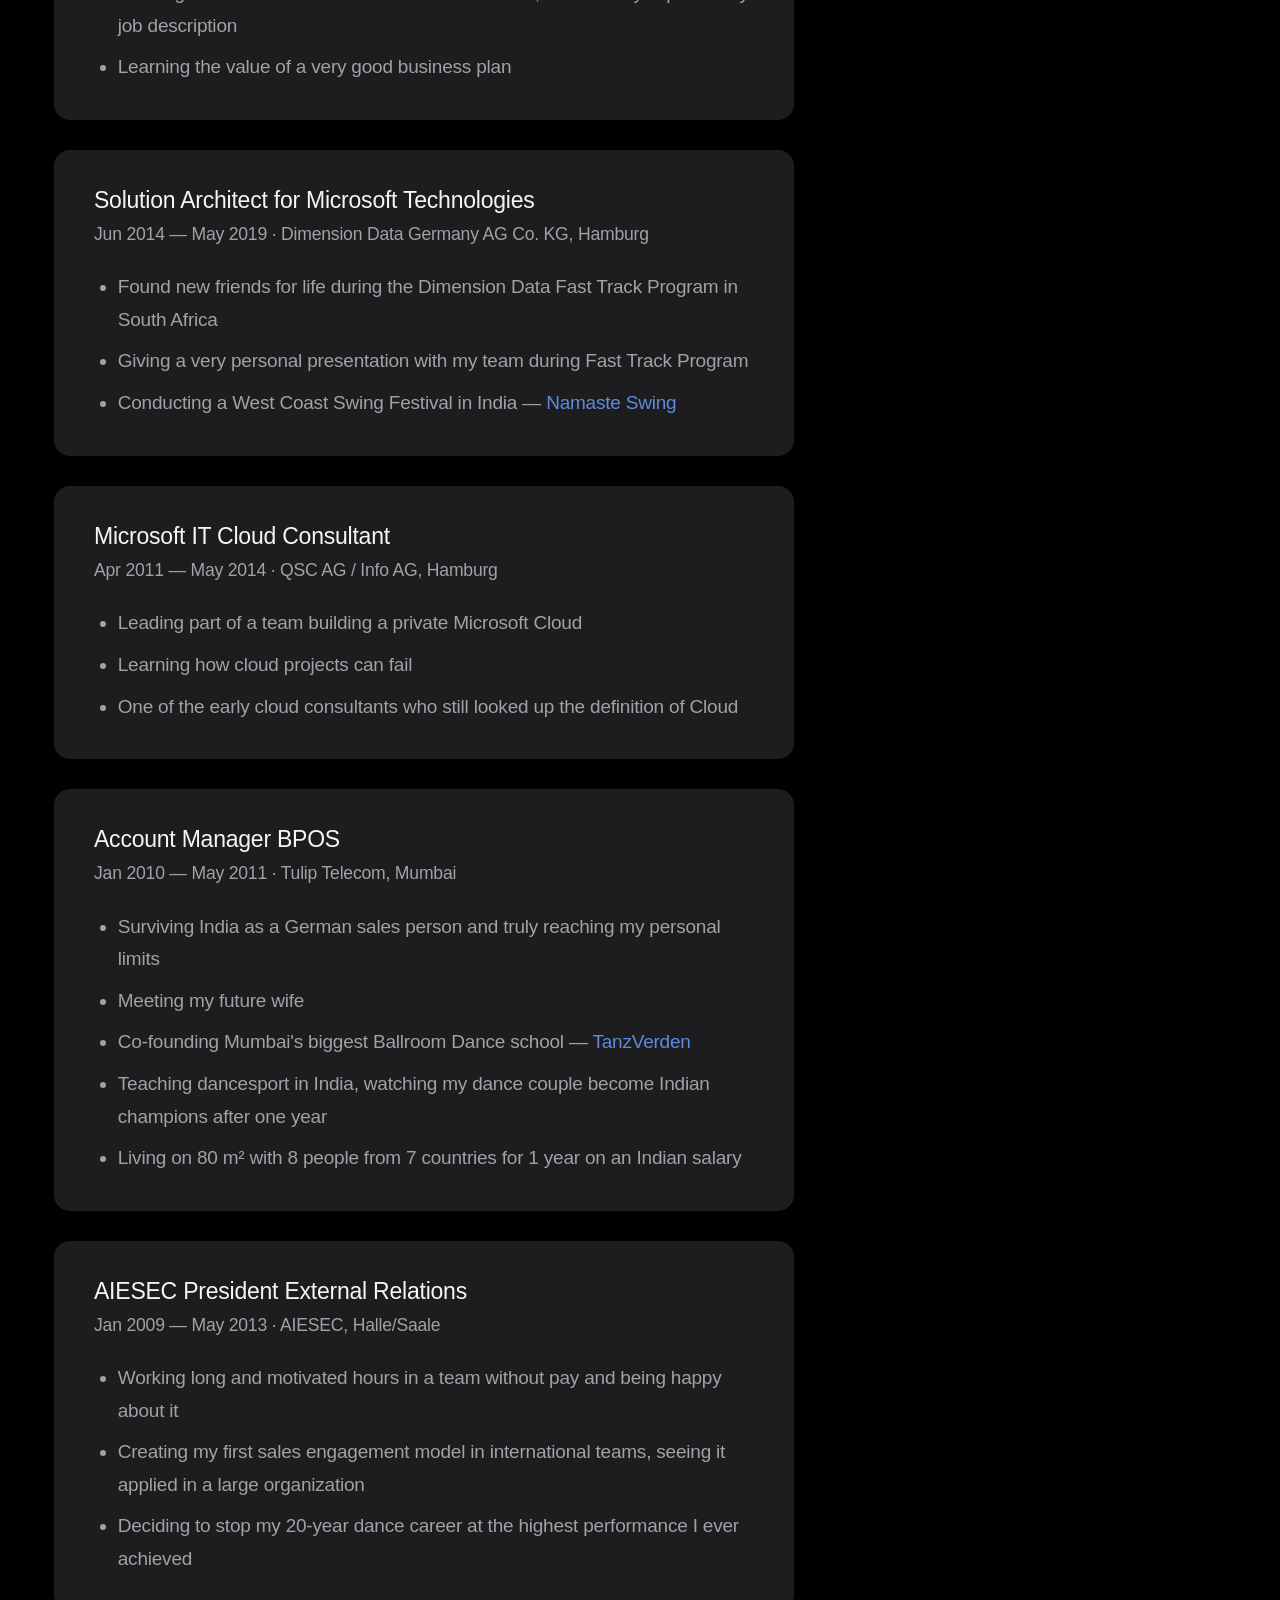
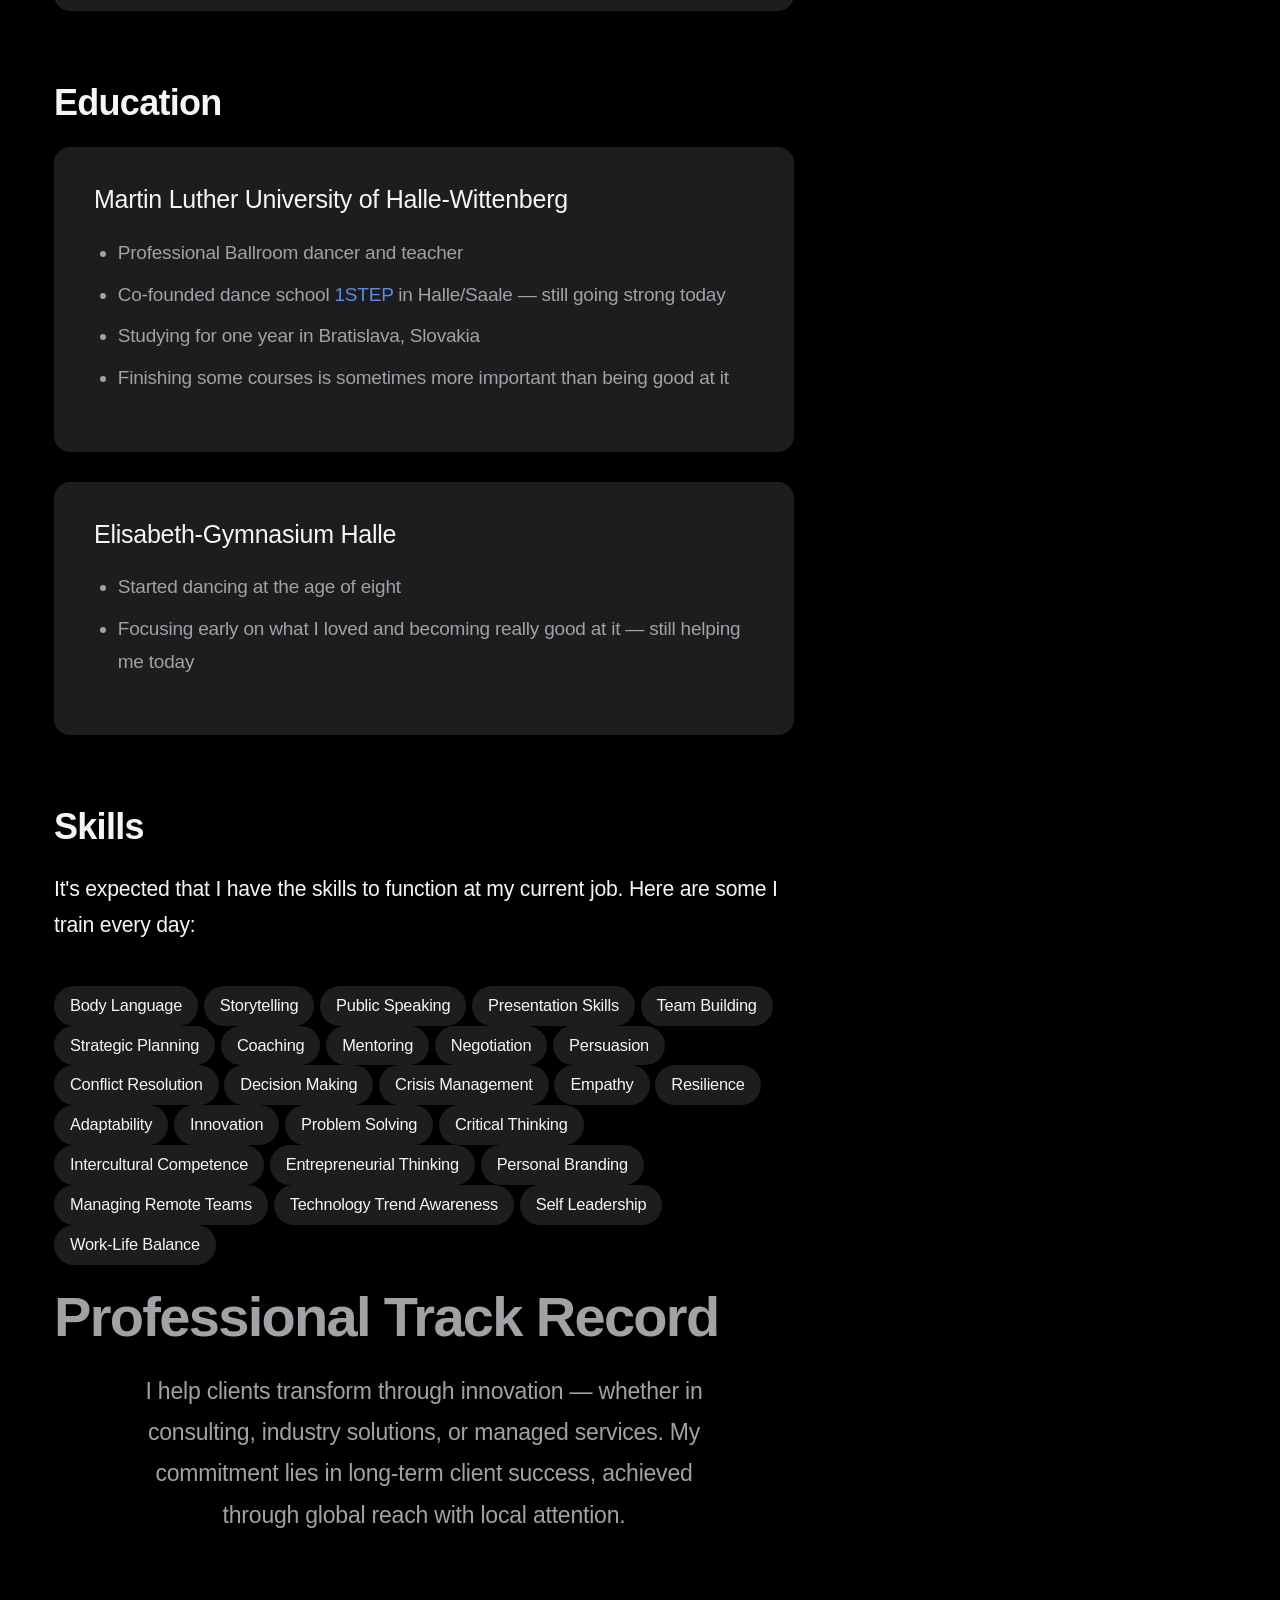
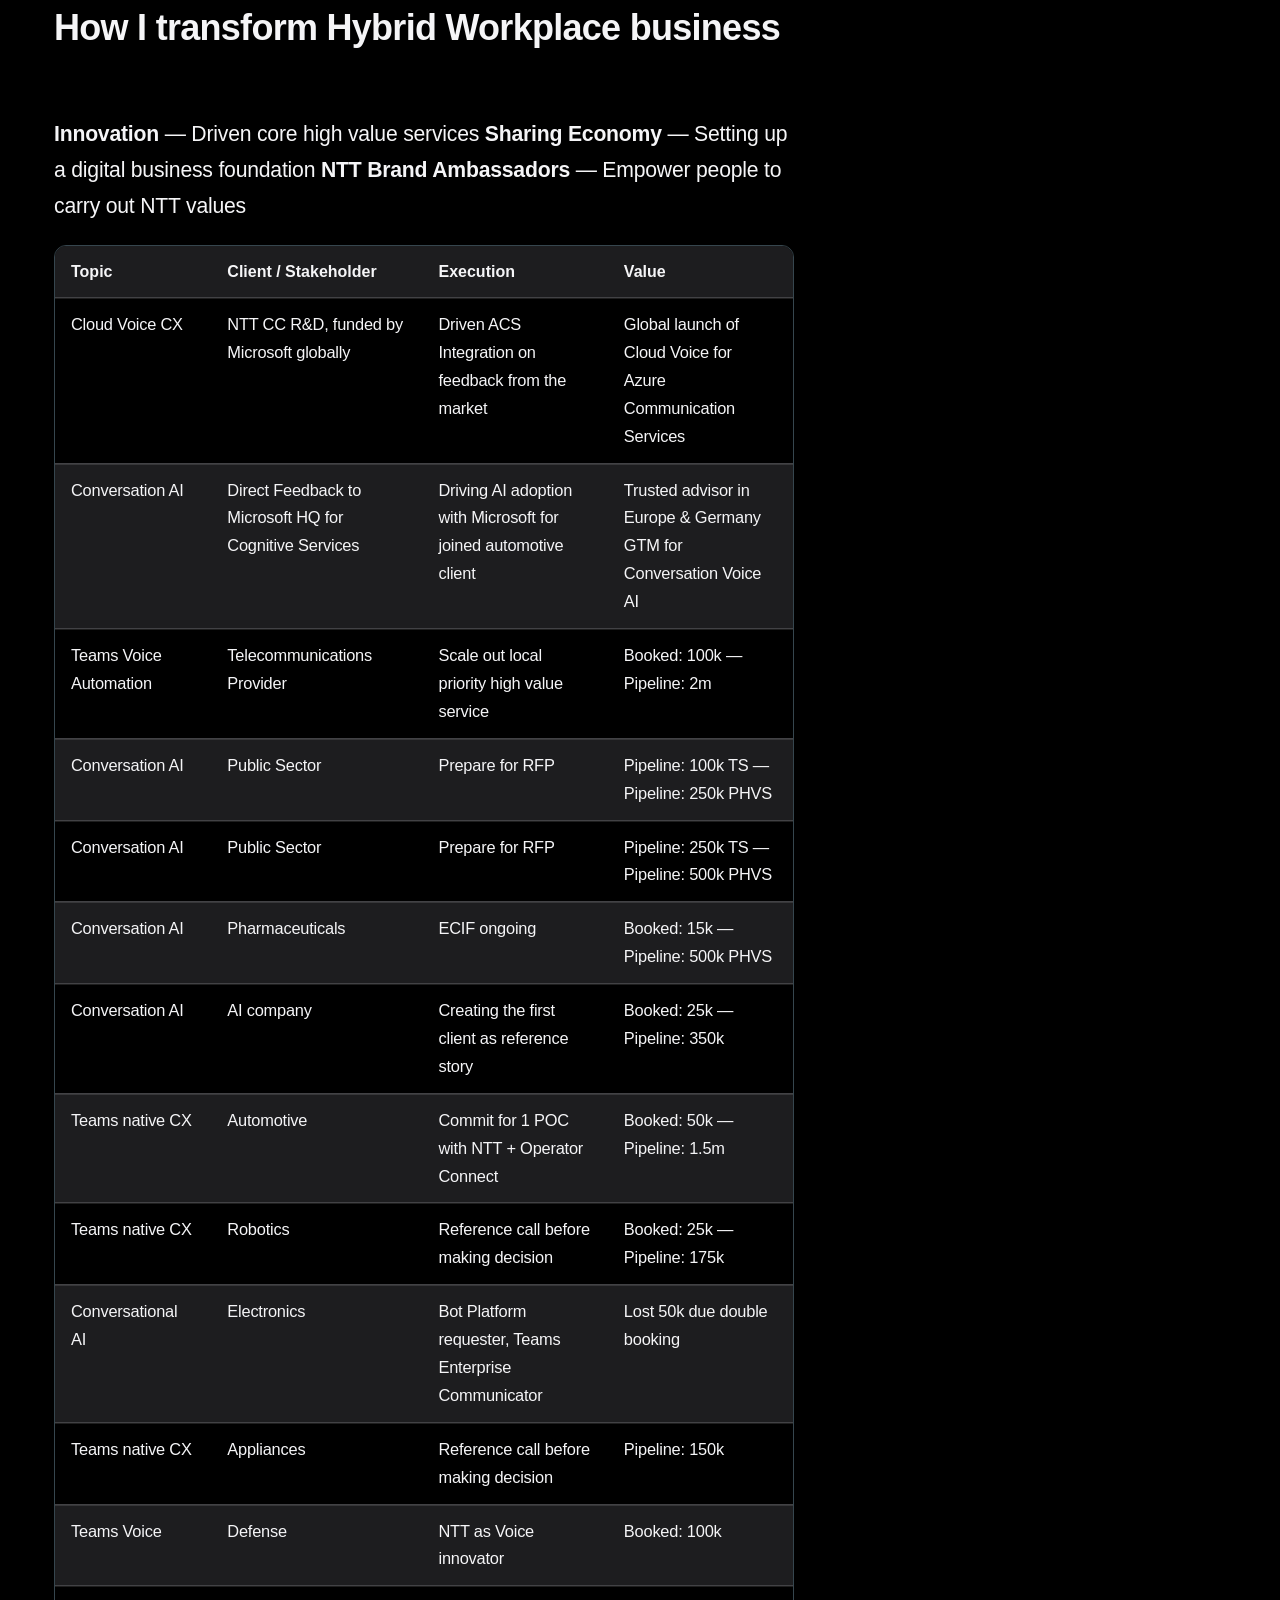
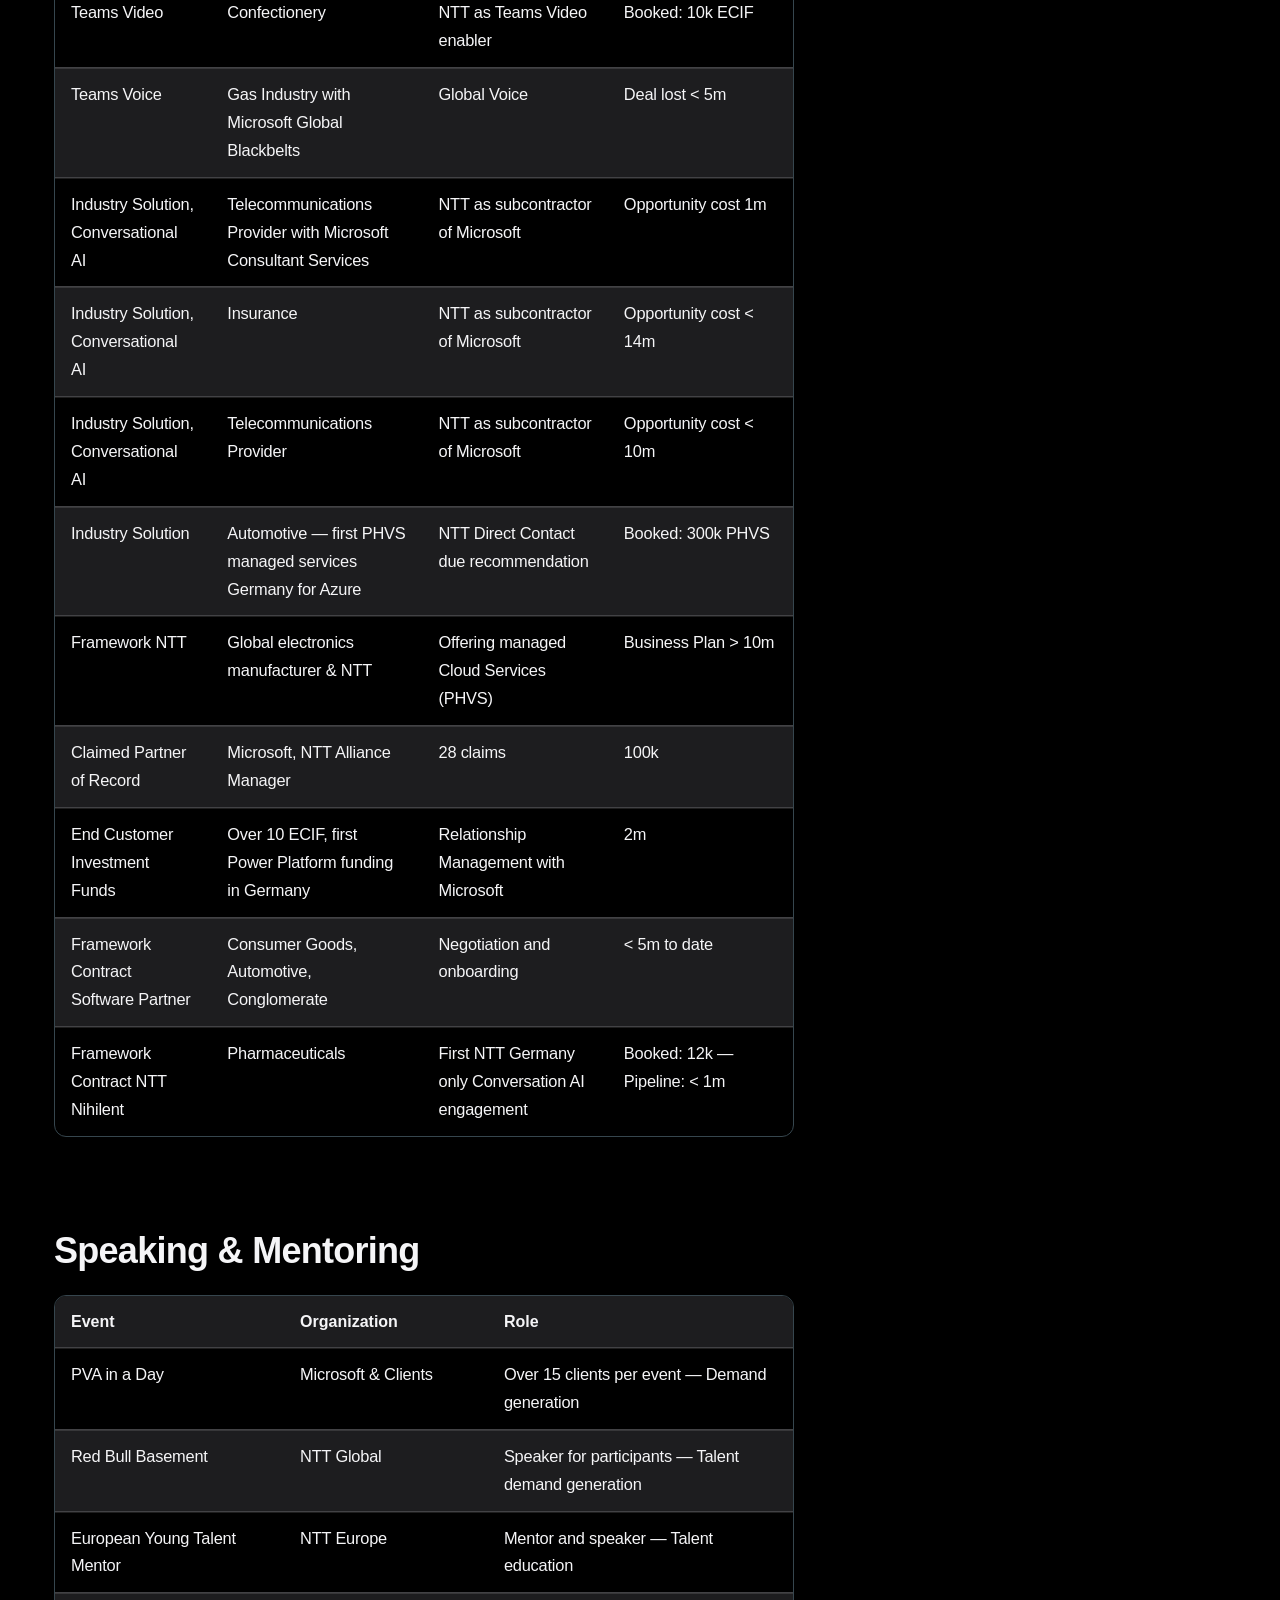
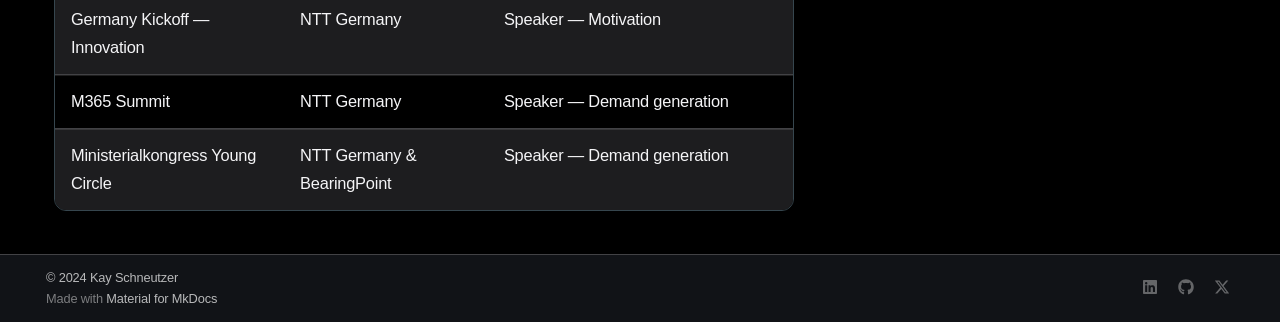
<file: print_page/index.html>
<!doctype html>
<html lang="en" class="no-js">
  <head>
    
      <meta charset="utf-8">
      <meta name="viewport" content="width=device-width,initial-scale=1">
      
        <meta name="description" content="Kay Schneutzer — Leadership is about empathy">
      
      
        <meta name="author" content="Kay Schneutzer">
      
      
        <link rel="canonical" href="https://schneutzi-81.github.io/print_page/">
      
      
      
      
        
      
      
      <link rel="icon" href="../assets/images/favicon.png">
      <meta name="generator" content="mkdocs-1.6.1, mkdocs-material-9.7.6">
    
    
      
        <title>Print Site - Kay Schneutzer</title>
      
    
    
      <link rel="stylesheet" href="../assets/stylesheets/main.484c7ddc.min.css">
      
        
        <link rel="stylesheet" href="../assets/stylesheets/palette.ab4e12ef.min.css">
      
      


    
    
      
    
    
      
    
    
      <link rel="stylesheet" href="../css/print-site.css">
    
      <link rel="stylesheet" href="../css/print-site-material.css">
    
      <link rel="stylesheet" href="../stylesheets/extra.css">
    
    <script>__md_scope=new URL("/",location),__md_hash=e=>[...e].reduce(((e,_)=>(e<<5)-e+_.charCodeAt(0)),0),__md_get=(e,_=localStorage,t=__md_scope)=>JSON.parse(_.getItem(t.pathname+"."+e)),__md_set=(e,_,t=localStorage,a=__md_scope)=>{try{t.setItem(a.pathname+"."+e,JSON.stringify(_))}catch(e){}}</script>
    
      

    
    
  
        <script type="text/javascript">
        document.addEventListener('DOMContentLoaded', function () {
            remove_material_navigation();remove_mkdocs_theme_navigation();
        })
        </script>
        </head>
  
  
    
    
      
    
    
    
    
    <body dir="ltr" data-md-color-scheme="slate" data-md-color-primary="black" data-md-color-accent="white">
  
    
    <input class="md-toggle" data-md-toggle="drawer" type="checkbox" id="__drawer" autocomplete="off">
    <input class="md-toggle" data-md-toggle="search" type="checkbox" id="__search" autocomplete="off">
    <label class="md-overlay" for="__drawer"></label>
    <div data-md-component="skip">
      
        
        <a href="#index" class="md-skip">
          Skip to content
        </a>
      
    </div>
    <div data-md-component="announce">
      
    </div>
    
    
      

<header class="md-header" data-md-component="header">
  <nav class="md-header__inner md-grid" aria-label="Header">
    <a href=".." title="Kay Schneutzer" class="md-header__button md-logo" aria-label="Kay Schneutzer" data-md-component="logo">
      
  
  <svg xmlns="http://www.w3.org/2000/svg" viewBox="0 0 24 24"><path d="M12 19.2c-2.5 0-4.71-1.28-6-3.2.03-2 4-3.1 6-3.1s5.97 1.1 6 3.1a7.23 7.23 0 0 1-6 3.2M12 5a3 3 0 0 1 3 3 3 3 0 0 1-3 3 3 3 0 0 1-3-3 3 3 0 0 1 3-3m0-3A10 10 0 0 0 2 12a10 10 0 0 0 10 10 10 10 0 0 0 10-10c0-5.53-4.5-10-10-10"/></svg>

    </a>
    <label class="md-header__button md-icon" for="__drawer">
      
      <svg xmlns="http://www.w3.org/2000/svg" viewBox="0 0 24 24"><path d="M3 6h18v2H3zm0 5h18v2H3zm0 5h18v2H3z"/></svg>
    </label>
    <div class="md-header__title" data-md-component="header-title">
      <div class="md-header__ellipsis">
        <div class="md-header__topic">
          <span class="md-ellipsis">
            Kay Schneutzer
          </span>
        </div>
        <div class="md-header__topic" data-md-component="header-topic">
          <span class="md-ellipsis">
            
              Print Site
            
          </span>
        </div>
      </div>
    </div>
    
      
        <form class="md-header__option" data-md-component="palette">
  
    
    
    
    <input class="md-option" data-md-color-media="" data-md-color-scheme="slate" data-md-color-primary="black" data-md-color-accent="white"  aria-label="Switch to light mode"  type="radio" name="__palette" id="__palette_0">
    
      <label class="md-header__button md-icon" title="Switch to light mode" for="__palette_1" hidden>
        <svg xmlns="http://www.w3.org/2000/svg" viewBox="0 0 24 24"><path d="M12 18c-.89 0-1.74-.2-2.5-.55C11.56 16.5 13 14.42 13 12s-1.44-4.5-3.5-5.45C10.26 6.2 11.11 6 12 6a6 6 0 0 1 6 6 6 6 0 0 1-6 6m8-9.31V4h-4.69L12 .69 8.69 4H4v4.69L.69 12 4 15.31V20h4.69L12 23.31 15.31 20H20v-4.69L23.31 12z"/></svg>
      </label>
    
  
    
    
    
    <input class="md-option" data-md-color-media="" data-md-color-scheme="default" data-md-color-primary="white" data-md-color-accent="black"  aria-label="Switch to dark mode"  type="radio" name="__palette" id="__palette_1">
    
      <label class="md-header__button md-icon" title="Switch to dark mode" for="__palette_0" hidden>
        <svg xmlns="http://www.w3.org/2000/svg" viewBox="0 0 24 24"><path d="M12 8a4 4 0 0 0-4 4 4 4 0 0 0 4 4 4 4 0 0 0 4-4 4 4 0 0 0-4-4m0 10a6 6 0 0 1-6-6 6 6 0 0 1 6-6 6 6 0 0 1 6 6 6 6 0 0 1-6 6m8-9.31V4h-4.69L12 .69 8.69 4H4v4.69L.69 12 4 15.31V20h4.69L12 23.31 15.31 20H20v-4.69L23.31 12z"/></svg>
      </label>
    
  
</form>
      
    
    
      <script>var palette=__md_get("__palette");if(palette&&palette.color){if("(prefers-color-scheme)"===palette.color.media){var media=matchMedia("(prefers-color-scheme: light)"),input=document.querySelector(media.matches?"[data-md-color-media='(prefers-color-scheme: light)']":"[data-md-color-media='(prefers-color-scheme: dark)']");palette.color.media=input.getAttribute("data-md-color-media"),palette.color.scheme=input.getAttribute("data-md-color-scheme"),palette.color.primary=input.getAttribute("data-md-color-primary"),palette.color.accent=input.getAttribute("data-md-color-accent")}for(var[key,value]of Object.entries(palette.color))document.body.setAttribute("data-md-color-"+key,value)}</script>
    
    
    
      
      
        <label class="md-header__button md-icon" for="__search">
          
          <svg xmlns="http://www.w3.org/2000/svg" viewBox="0 0 24 24"><path d="M9.5 3A6.5 6.5 0 0 1 16 9.5c0 1.61-.59 3.09-1.56 4.23l.27.27h.79l5 5-1.5 1.5-5-5v-.79l-.27-.27A6.52 6.52 0 0 1 9.5 16 6.5 6.5 0 0 1 3 9.5 6.5 6.5 0 0 1 9.5 3m0 2C7 5 5 7 5 9.5S7 14 9.5 14 14 12 14 9.5 12 5 9.5 5"/></svg>
        </label>
        <div class="md-search" data-md-component="search" role="dialog">
  <label class="md-search__overlay" for="__search"></label>
  <div class="md-search__inner" role="search">
    <form class="md-search__form" name="search">
      <input type="text" class="md-search__input" name="query" aria-label="Search" placeholder="Search" autocapitalize="off" autocorrect="off" autocomplete="off" spellcheck="false" data-md-component="search-query" required>
      <label class="md-search__icon md-icon" for="__search">
        
        <svg xmlns="http://www.w3.org/2000/svg" viewBox="0 0 24 24"><path d="M9.5 3A6.5 6.5 0 0 1 16 9.5c0 1.61-.59 3.09-1.56 4.23l.27.27h.79l5 5-1.5 1.5-5-5v-.79l-.27-.27A6.52 6.52 0 0 1 9.5 16 6.5 6.5 0 0 1 3 9.5 6.5 6.5 0 0 1 9.5 3m0 2C7 5 5 7 5 9.5S7 14 9.5 14 14 12 14 9.5 12 5 9.5 5"/></svg>
        
        <svg xmlns="http://www.w3.org/2000/svg" viewBox="0 0 24 24"><path d="M20 11v2H8l5.5 5.5-1.42 1.42L4.16 12l7.92-7.92L13.5 5.5 8 11z"/></svg>
      </label>
      <nav class="md-search__options" aria-label="Search">
        
          <a href="javascript:void(0)" class="md-search__icon md-icon" title="Share" aria-label="Share" data-clipboard data-clipboard-text="" data-md-component="search-share" tabindex="-1">
            
            <svg xmlns="http://www.w3.org/2000/svg" viewBox="0 0 24 24"><path d="M18 16.08c-.76 0-1.44.3-1.96.77L8.91 12.7c.05-.23.09-.46.09-.7s-.04-.47-.09-.7l7.05-4.11c.54.5 1.25.81 2.04.81a3 3 0 0 0 3-3 3 3 0 0 0-3-3 3 3 0 0 0-3 3c0 .24.04.47.09.7L8.04 9.81C7.5 9.31 6.79 9 6 9a3 3 0 0 0-3 3 3 3 0 0 0 3 3c.79 0 1.5-.31 2.04-.81l7.12 4.15c-.05.21-.08.43-.08.66 0 1.61 1.31 2.91 2.92 2.91s2.92-1.3 2.92-2.91A2.92 2.92 0 0 0 18 16.08"/></svg>
          </a>
        
        <button type="reset" class="md-search__icon md-icon" title="Clear" aria-label="Clear" tabindex="-1">
          
          <svg xmlns="http://www.w3.org/2000/svg" viewBox="0 0 24 24"><path d="M19 6.41 17.59 5 12 10.59 6.41 5 5 6.41 10.59 12 5 17.59 6.41 19 12 13.41 17.59 19 19 17.59 13.41 12z"/></svg>
        </button>
      </nav>
      
        <div class="md-search__suggest" data-md-component="search-suggest"></div>
      
    </form>
    <div class="md-search__output">
      <div class="md-search__scrollwrap" tabindex="0" data-md-scrollfix>
        <div class="md-search-result" data-md-component="search-result">
          <div class="md-search-result__meta">
            Initializing search
          </div>
          <ol class="md-search-result__list" role="presentation"></ol>
        </div>
      </div>
    </div>
  </div>
</div>
      
    
    
  </nav>
  
</header>
    
    <div class="md-container" data-md-component="container">
      
      
        
          
            
<nav class="md-tabs" aria-label="Tabs" data-md-component="tabs">
  <div class="md-grid">
    <ul class="md-tabs__list">
      
        
  
  
  
  
    <li class="md-tabs__item">
      <a href=".." class="md-tabs__link">
        
  
  
    
  
  About

      </a>
    </li>
  

      
        
  
  
  
  
    <li class="md-tabs__item">
      <a href="../trackofrecord/" class="md-tabs__link">
        
  
  
    
  
  Track Record

      </a>
    </li>
  

      
        
  
  
  
  
    <li class="md-tabs__item">
      <a href="https://www.linkedin.com/in/kay-schneutzer-50169817/" class="md-tabs__link">
        
  
  
    
  
  LinkedIn

      </a>
    </li>
  

      
        
  
  
  
  
    <li class="md-tabs__item">
      <a href="https://github.com/schneutzi-81/schneutzi-81.github.io/raw/master/docs/assets/Kay%2BSchneutzer%2B-%2B%2BGlobal%2BBDM.pdf" class="md-tabs__link">
        
  
  
    
  
  CV

      </a>
    </li>
  

      
        
  
  
  
  
    <li class="md-tabs__item">
      <a href="./" class="md-tabs__link">
        
  
  
    
  
  Print Site

      </a>
    </li>
  

      
    </ul>
  </div>
</nav>
          
        
      
      <main class="md-main" data-md-component="main">
        <div class="md-main__inner md-grid">
          
            
              
              <div class="md-sidebar md-sidebar--primary" data-md-component="sidebar" data-md-type="navigation" >
                <div class="md-sidebar__scrollwrap">
                  <div class="md-sidebar__inner">
                    


  


<nav class="md-nav md-nav--primary md-nav--lifted" aria-label="Navigation" data-md-level="0">
  <label class="md-nav__title" for="__drawer">
    <a href=".." title="Kay Schneutzer" class="md-nav__button md-logo" aria-label="Kay Schneutzer" data-md-component="logo">
      
  
  <svg xmlns="http://www.w3.org/2000/svg" viewBox="0 0 24 24"><path d="M12 19.2c-2.5 0-4.71-1.28-6-3.2.03-2 4-3.1 6-3.1s5.97 1.1 6 3.1a7.23 7.23 0 0 1-6 3.2M12 5a3 3 0 0 1 3 3 3 3 0 0 1-3 3 3 3 0 0 1-3-3 3 3 0 0 1 3-3m0-3A10 10 0 0 0 2 12a10 10 0 0 0 10 10 10 10 0 0 0 10-10c0-5.53-4.5-10-10-10"/></svg>

    </a>
    Kay Schneutzer
  </label>
  
  <ul class="md-nav__list" data-md-scrollfix>
    
      
      
  
  
  
  
    <li class="md-nav__item">
      <a href=".." class="md-nav__link">
        
  
  
  <span class="md-ellipsis">
    
  
    About
  

    
  </span>
  
  

      </a>
    </li>
  

    
      
      
  
  
  
  
    <li class="md-nav__item">
      <a href="../trackofrecord/" class="md-nav__link">
        
  
  
  <span class="md-ellipsis">
    
  
    Track Record
  

    
  </span>
  
  

      </a>
    </li>
  

    
      
      
  
  
  
  
    <li class="md-nav__item">
      <a href="https://www.linkedin.com/in/kay-schneutzer-50169817/" class="md-nav__link">
        
  
  
  <span class="md-ellipsis">
    
  
    LinkedIn
  

    
  </span>
  
  

      </a>
    </li>
  

    
      
      
  
  
  
  
    <li class="md-nav__item">
      <a href="https://github.com/schneutzi-81/schneutzi-81.github.io/raw/master/docs/assets/Kay%2BSchneutzer%2B-%2B%2BGlobal%2BBDM.pdf" class="md-nav__link">
        
  
  
  <span class="md-ellipsis">
    
  
    CV
  

    
  </span>
  
  

      </a>
    </li>
  

    
      
      
  
  
  
  
    <li class="md-nav__item">
      
      <input class="md-nav__toggle md-toggle" type="checkbox" id="__toc">
      
      
      
        <label class="md-nav__link md-nav__link--active" for="__toc">
          
  
  
  <span class="md-ellipsis">
    
  
    Print Site
  

    
  </span>
  
  

          <span class="md-nav__icon md-icon"></span>
        </label>
      
      <a href="./" class="md-nav__link md-nav__link--active">
        
  
  
  <span class="md-ellipsis">
    
  
    Print Site
  

    
  </span>
  
  

      </a>
      
        

<nav class="md-nav md-nav--secondary" aria-label="Table of contents">
  
  
  
  
    <label class="md-nav__title" for="__toc">
      <span class="md-nav__icon md-icon"></span>
      Table of contents
    </label>
    <ul class="md-nav__list" data-md-component="toc" data-md-scrollfix>
      
        <li class="md-nav__item">
  <a href="#index" class="md-nav__link">
    <span class="md-ellipsis">
      
        About
      
    </span>
  </a>
  
</li>
      
        <li class="md-nav__item">
  <a href="#trackofrecord" class="md-nav__link">
    <span class="md-ellipsis">
      
        Track Record
      
    </span>
  </a>
  
</li>
      
    </ul>
  
</nav>
      
    </li>
  

    
  </ul>
</nav>
                  </div>
                </div>
              </div>
            
            
              
              <div class="md-sidebar md-sidebar--secondary" data-md-component="sidebar" data-md-type="toc" >
                <div class="md-sidebar__scrollwrap">
                  <div class="md-sidebar__inner">
                    

<nav class="md-nav md-nav--secondary" aria-label="Table of contents">
  
  
  
  
    <label class="md-nav__title" for="__toc">
      <span class="md-nav__icon md-icon"></span>
      Table of contents
    </label>
    <ul class="md-nav__list" data-md-component="toc" data-md-scrollfix>
      
        <li class="md-nav__item">
  <a href="#index" class="md-nav__link">
    <span class="md-ellipsis">
      
        About
      
    </span>
  </a>
  
</li>
      
        <li class="md-nav__item">
  <a href="#trackofrecord" class="md-nav__link">
    <span class="md-ellipsis">
      
        Track Record
      
    </span>
  </a>
  
</li>
      
    </ul>
  
</nav>
                  </div>
                </div>
              </div>
            
          
          
            <div class="md-content" data-md-component="content">
              
              <article class="md-content__inner md-typeset">
                




                  



<div id="print-site-page" class="print-site-enumerate-figures"><section class="print-page" id="index" heading-number="1"><h1 id="index-index">About</h1><div class="hero">
<p><img alt="profile_picture" src="../assets/SWO-105207-20240305_10-52-07.jpg" /></p>
<p class="hero-name">Kay Schneutzer</p>
<p class="hero-tagline">Data &amp; AI &middot; Business Development &middot; Cloud Technologies</p>
</div>
<div class="statement">
<p>The path to success is not reflected in a job vita you can read on <a href="https://www.linkedin.com/in/kay-schneutzer-50169817/">LinkedIn</a>. It's the things you won't find there. I feel home in Hamburg and Goa. I work with topics I love — AI, Microsoft Technology, Business Development, and Entrepreneurship in an international environment.</p>
</div>
<h2 id="index-what-i-believe-in">What I believe in<a class="headerlink" href="#index-what-i-believe-in" title="Permanent link">&para;</a></h2>
<div class="values">
<div class="value-item">
<p>Always do what I believe in.</p>
</div>
<div class="value-item">
<p>Today is always the perfect day to start something new.</p>
</div>
<div class="value-item">
<p>Be the trusted person I want to rely on.</p>
</div>
<div class="value-item">
<p>Whenever I am scared to do something, ensure that I am doing it.</p>
</div>
</div>
<h2 id="index-experience">Experience<a class="headerlink" href="#index-experience" title="Permanent link">&para;</a></h2>
<div class="experience-card">
<h3 id="index-presales-consultant-data-ai">Presales Consultant Data &amp; AI<a class="headerlink" href="#index-presales-consultant-data-ai" title="Permanent link">&para;</a></h3>
<div class="role-meta">Jul 2024 — Present &middot; SoftwareOne, Germany (Hybrid)</div>
<ul>
<li>Utilizing data-driven analytics for strategic decision-making and fostering innovation</li>
<li>Collaborating with clients on strategic objectives through public speaking and advisory</li>
<li>Expanding expertise across Microsoft, Google Cloud, and AWS hyperscaler ecosystems</li>
</ul>
</div>
<div class="experience-card">
<h3 id="index-business-development-executive">Business Development Executive<a class="headerlink" href="#index-business-development-executive" title="Permanent link">&para;</a></h3>
<div class="role-meta">Aug 2023 — Oct 2024 &middot; SoftwareOne, Hamburg</div>
<ul>
<li>Driving business development at a leading global platform, solutions, and services provider</li>
<li>Supporting clients throughout their technology roadmap in digital transformation, software, and cloud computing</li>
</ul>
</div>
<div class="experience-card">
<h3 id="index-business-development-for-microsoft-technologies-ai">Business Development for Microsoft Technologies &amp; AI<a class="headerlink" href="#index-business-development-for-microsoft-technologies-ai" title="Permanent link">&para;</a></h3>
<div class="role-meta">Oct 2019 — Jul 2023 &middot; NTT Germany AG Co. KG, Hamburg</div>
<ul>
<li>Mentoring the European development program, helping talented people pitch their ideas</li>
<li>Finalist at 2 global hackathons within NTT</li>
<li>Reaching a Microsoft target with my manager, although the target was never set</li>
<li>Presenting Conversational AI with a partner to Microsoft Global without preparation — and doing very well</li>
<li>Explaining conversational AI to anyone at any time with colleague <a href="https://github.com/holgerimbery">Holger</a> without any prior preparation</li>
<li>Finally learning to kitesurf</li>
</ul>
</div>
<div class="experience-card">
<h3 id="index-business-development-manager-for-microsoft-workplace">Business Development Manager for Microsoft &amp; Workplace<a class="headerlink" href="#index-business-development-manager-for-microsoft-workplace" title="Permanent link">&para;</a></h3>
<div class="role-meta">May 2019 — Sep 2019 &middot; Dimension Data Germany AG Co. KG, Hamburg</div>
<ul>
<li>Setting up the Microsoft Business in Dimension Data Germany</li>
<li>Being told by a colleague he will work with Microsoft Technology because of me</li>
<li>Winning an Innovation Award for Conversational AI, which today is part of my job description</li>
<li>Learning the value of a very good business plan</li>
</ul>
</div>
<div class="experience-card">
<h3 id="index-solution-architect-for-microsoft-technologies">Solution Architect for Microsoft Technologies<a class="headerlink" href="#index-solution-architect-for-microsoft-technologies" title="Permanent link">&para;</a></h3>
<div class="role-meta">Jun 2014 — May 2019 &middot; Dimension Data Germany AG Co. KG, Hamburg</div>
<ul>
<li>Found new friends for life during the Dimension Data Fast Track Program in South Africa</li>
<li>Giving a very personal presentation with my team during Fast Track Program</li>
<li>Conducting a West Coast Swing Festival in India — <a href="https://namasteswing.in/">Namaste Swing</a></li>
</ul>
</div>
<div class="experience-card">
<h3 id="index-microsoft-it-cloud-consultant">Microsoft IT Cloud Consultant<a class="headerlink" href="#index-microsoft-it-cloud-consultant" title="Permanent link">&para;</a></h3>
<div class="role-meta">Apr 2011 — May 2014 &middot; QSC AG / Info AG, Hamburg</div>
<ul>
<li>Leading part of a team building a private Microsoft Cloud</li>
<li>Learning how cloud projects can fail</li>
<li>One of the early cloud consultants who still looked up the definition of Cloud</li>
</ul>
</div>
<div class="experience-card">
<h3 id="index-account-manager-bpos">Account Manager BPOS<a class="headerlink" href="#index-account-manager-bpos" title="Permanent link">&para;</a></h3>
<div class="role-meta">Jan 2010 — May 2011 &middot; Tulip Telecom, Mumbai</div>
<ul>
<li>Surviving India as a German sales person and truly reaching my personal limits</li>
<li>Meeting my future wife</li>
<li>Co-founding Mumbai's biggest Ballroom Dance school — <a href="https://www.facebook.com/TanzVerdenBallroomInternational">TanzVerden</a></li>
<li>Teaching dancesport in India, watching my dance couple become Indian champions after one year</li>
<li>Living on 80 m² with 8 people from 7 countries for 1 year on an Indian salary</li>
</ul>
</div>
<div class="experience-card">
<h3 id="index-aiesec-president-external-relations">AIESEC President External Relations<a class="headerlink" href="#index-aiesec-president-external-relations" title="Permanent link">&para;</a></h3>
<div class="role-meta">Jan 2009 — May 2013 &middot; AIESEC, Halle/Saale</div>
<ul>
<li>Working long and motivated hours in a team without pay and being happy about it</li>
<li>Creating my first sales engagement model in international teams, seeing it applied in a large organization</li>
<li>Deciding to stop my 20-year dance career at the highest performance I ever achieved</li>
</ul>
</div>
<h2 id="index-education">Education<a class="headerlink" href="#index-education" title="Permanent link">&para;</a></h2>
<div class="education-card">
<h3 id="index-martin-luther-university-of-halle-wittenberg">Martin Luther University of Halle-Wittenberg<a class="headerlink" href="#index-martin-luther-university-of-halle-wittenberg" title="Permanent link">&para;</a></h3>
<ul>
<li>Professional Ballroom dancer and teacher</li>
<li>Co-founded dance school <a href="https://ballroomlounge.wordpress.com/">1STEP</a> in Halle/Saale — still going strong today</li>
<li>Studying for one year in Bratislava, Slovakia</li>
<li>Finishing some courses is sometimes more important than being good at it</li>
</ul>
</div>
<div class="education-card">
<h3 id="index-elisabeth-gymnasium-halle">Elisabeth-Gymnasium Halle<a class="headerlink" href="#index-elisabeth-gymnasium-halle" title="Permanent link">&para;</a></h3>
<ul>
<li>Started dancing at the age of eight</li>
<li>Focusing early on what I loved and becoming really good at it — still helping me today</li>
</ul>
</div>
<h2 id="index-skills">Skills<a class="headerlink" href="#index-skills" title="Permanent link">&para;</a></h2>
<p>It's expected that I have the skills to function at my current job. Here are some I train every day:</p>
<div class="skills-container">
<p><span class="skill-pill">Body Language</span>
<span class="skill-pill">Storytelling</span>
<span class="skill-pill">Public Speaking</span>
<span class="skill-pill">Presentation Skills</span>
<span class="skill-pill">Team Building</span>
<span class="skill-pill">Strategic Planning</span>
<span class="skill-pill">Coaching</span>
<span class="skill-pill">Mentoring</span>
<span class="skill-pill">Negotiation</span>
<span class="skill-pill">Persuasion</span>
<span class="skill-pill">Conflict Resolution</span>
<span class="skill-pill">Decision Making</span>
<span class="skill-pill">Crisis Management</span>
<span class="skill-pill">Empathy</span>
<span class="skill-pill">Resilience</span>
<span class="skill-pill">Adaptability</span>
<span class="skill-pill">Innovation</span>
<span class="skill-pill">Problem Solving</span>
<span class="skill-pill">Critical Thinking</span>
<span class="skill-pill">Intercultural Competence</span>
<span class="skill-pill">Entrepreneurial Thinking</span>
<span class="skill-pill">Personal Branding</span>
<span class="skill-pill">Managing Remote Teams</span>
<span class="skill-pill">Technology Trend Awareness</span>
<span class="skill-pill">Self Leadership</span>
<span class="skill-pill">Work-Life Balance</span></p>
</div></section><section class="print-page" id="trackofrecord" heading-number="2"><h1 id="trackofrecord-professional-track-record">Professional Track Record<a class="headerlink" href="#trackofrecord-professional-track-record" title="Permanent link">&para;</a></h1>
<div class="statement">
<p>I help clients transform through innovation — whether in consulting, industry solutions, or managed services. My commitment lies in long-term client success, achieved through global reach with local attention.</p>
</div>
<h2 id="trackofrecord-how-i-transform-hybrid-workplace-business">How I transform Hybrid Workplace business<a class="headerlink" href="#trackofrecord-how-i-transform-hybrid-workplace-business" title="Permanent link">&para;</a></h2>
<p><strong>Innovation</strong> — Driven core high value services
<strong>Sharing Economy</strong> — Setting up a digital business foundation
<strong>NTT Brand Ambassadors</strong> — Empower people to carry out NTT values</p>
<table>
<thead>
<tr>
<th>Topic</th>
<th>Client / Stakeholder</th>
<th>Execution</th>
<th>Value</th>
</tr>
</thead>
<tbody>
<tr>
<td>Cloud Voice CX</td>
<td>NTT CC R&amp;D, funded by Microsoft globally</td>
<td>Driven ACS Integration on feedback from the market</td>
<td>Global launch of Cloud Voice for Azure Communication Services</td>
</tr>
<tr>
<td>Conversation AI</td>
<td>Direct Feedback to Microsoft HQ for Cognitive Services</td>
<td>Driving AI adoption with Microsoft for joined automotive client</td>
<td>Trusted advisor in Europe &amp; Germany GTM for Conversation Voice AI</td>
</tr>
<tr>
<td>Teams Voice Automation</td>
<td>Telecommunications Provider</td>
<td>Scale out local priority high value service</td>
<td>Booked: 100k — Pipeline: 2m</td>
</tr>
<tr>
<td>Conversation AI</td>
<td>Public Sector</td>
<td>Prepare for RFP</td>
<td>Pipeline: 100k TS — Pipeline: 250k PHVS</td>
</tr>
<tr>
<td>Conversation AI</td>
<td>Public Sector</td>
<td>Prepare for RFP</td>
<td>Pipeline: 250k TS — Pipeline: 500k PHVS</td>
</tr>
<tr>
<td>Conversation AI</td>
<td>Pharmaceuticals</td>
<td>ECIF ongoing</td>
<td>Booked: 15k — Pipeline: 500k PHVS</td>
</tr>
<tr>
<td>Conversation AI</td>
<td>AI company</td>
<td>Creating the first client as reference story</td>
<td>Booked: 25k — Pipeline: 350k</td>
</tr>
<tr>
<td>Teams native CX</td>
<td>Automotive</td>
<td>Commit for 1 POC with NTT + Operator Connect</td>
<td>Booked: 50k — Pipeline: 1.5m</td>
</tr>
<tr>
<td>Teams native CX</td>
<td>Robotics</td>
<td>Reference call before making decision</td>
<td>Booked: 25k — Pipeline: 175k</td>
</tr>
<tr>
<td>Conversational AI</td>
<td>Electronics</td>
<td>Bot Platform requester, Teams Enterprise Communicator</td>
<td>Lost 50k due double booking</td>
</tr>
<tr>
<td>Teams native CX</td>
<td>Appliances</td>
<td>Reference call before making decision</td>
<td>Pipeline: 150k</td>
</tr>
<tr>
<td>Teams Voice</td>
<td>Defense</td>
<td>NTT as Voice innovator</td>
<td>Booked: 100k</td>
</tr>
<tr>
<td>Teams Video</td>
<td>Confectionery</td>
<td>NTT as Teams Video enabler</td>
<td>Booked: 10k ECIF</td>
</tr>
<tr>
<td>Teams Voice</td>
<td>Gas Industry with Microsoft Global Blackbelts</td>
<td>Global Voice</td>
<td>Deal lost &lt; 5m</td>
</tr>
<tr>
<td>Industry Solution, Conversational AI</td>
<td>Telecommunications Provider with Microsoft Consultant Services</td>
<td>NTT as subcontractor of Microsoft</td>
<td>Opportunity cost 1m</td>
</tr>
<tr>
<td>Industry Solution, Conversational AI</td>
<td>Insurance</td>
<td>NTT as subcontractor of Microsoft</td>
<td>Opportunity cost &lt; 14m</td>
</tr>
<tr>
<td>Industry Solution, Conversational AI</td>
<td>Telecommunications Provider</td>
<td>NTT as subcontractor of Microsoft</td>
<td>Opportunity cost &lt; 10m</td>
</tr>
<tr>
<td>Industry Solution</td>
<td>Automotive — first PHVS managed services Germany for Azure</td>
<td>NTT Direct Contact due recommendation</td>
<td>Booked: 300k PHVS</td>
</tr>
<tr>
<td>Framework NTT</td>
<td>Global electronics manufacturer &amp; NTT</td>
<td>Offering managed Cloud Services (PHVS)</td>
<td>Business Plan &gt; 10m</td>
</tr>
<tr>
<td>Claimed Partner of Record</td>
<td>Microsoft, NTT Alliance Manager</td>
<td>28 claims</td>
<td>100k</td>
</tr>
<tr>
<td>End Customer Investment Funds</td>
<td>Over 10 ECIF, first Power Platform funding in Germany</td>
<td>Relationship Management with Microsoft</td>
<td>2m</td>
</tr>
<tr>
<td>Framework Contract Software Partner</td>
<td>Consumer Goods, Automotive, Conglomerate</td>
<td>Negotiation and onboarding</td>
<td>&lt; 5m to date</td>
</tr>
<tr>
<td>Framework Contract NTT Nihilent</td>
<td>Pharmaceuticals</td>
<td>First NTT Germany only Conversation AI engagement</td>
<td>Booked: 12k — Pipeline: &lt; 1m</td>
</tr>
</tbody>
</table>
<h2 id="trackofrecord-speaking-mentoring">Speaking &amp; Mentoring<a class="headerlink" href="#trackofrecord-speaking-mentoring" title="Permanent link">&para;</a></h2>
<table>
<thead>
<tr>
<th>Event</th>
<th>Organization</th>
<th>Role</th>
</tr>
</thead>
<tbody>
<tr>
<td>PVA in a Day</td>
<td>Microsoft &amp; Clients</td>
<td>Over 15 clients per event — Demand generation</td>
</tr>
<tr>
<td>Red Bull Basement</td>
<td>NTT Global</td>
<td>Speaker for participants — Talent demand generation</td>
</tr>
<tr>
<td>European Young Talent Mentor</td>
<td>NTT Europe</td>
<td>Mentor and speaker — Talent education</td>
</tr>
<tr>
<td>Germany Kickoff — Innovation</td>
<td>NTT Germany</td>
<td>Speaker — Motivation</td>
</tr>
<tr>
<td>M365 Summit</td>
<td>NTT Germany</td>
<td>Speaker — Demand generation</td>
</tr>
<tr>
<td>Ministerialkongress Young Circle</td>
<td>NTT Germany &amp; BearingPoint</td>
<td>Speaker — Demand generation</td>
</tr>
</tbody>
</table></section></div><style>.print-site-enumerate-headings #index > h1:before { content: '1 ' }

                .print-site-enumerate-headings #index h2:before { content: '1.' counter(counter-index-2) ' ' }
                .print-site-enumerate-headings #index h2 {  counter-reset: counter-index-3 ;  counter-increment: counter-index-2 }
            
                .print-site-enumerate-headings #index h3:before { content: '1.' counter(counter-index-2) '.' counter(counter-index-3) ' ' }
                .print-site-enumerate-headings #index h3 {  counter-increment: counter-index-3 }
            
.print-site-enumerate-headings #trackofrecord > h1:before { content: '2 ' }

                .print-site-enumerate-headings #trackofrecord h2:before { content: '2.' counter(counter-trackofrecord-2) ' ' }
                .print-site-enumerate-headings #trackofrecord h2 {  counter-reset: counter-trackofrecord-3 ;  counter-increment: counter-trackofrecord-2 }
            
                .print-site-enumerate-headings #trackofrecord h3:before { content: '2.' counter(counter-trackofrecord-2) '.' counter(counter-trackofrecord-3) ' ' }
                .print-site-enumerate-headings #trackofrecord h3 {  counter-increment: counter-trackofrecord-3 }
            </style>












                

              </article>
            </div>
          
          
<script>var target=document.getElementById(location.hash.slice(1));target&&target.name&&(target.checked=target.name.startsWith("__tabbed_"))</script>
        </div>
        
          <button type="button" class="md-top md-icon" data-md-component="top" hidden>
  
  <svg xmlns="http://www.w3.org/2000/svg" viewBox="0 0 24 24"><path d="M13 20h-2V8l-5.5 5.5-1.42-1.42L12 4.16l7.92 7.92-1.42 1.42L13 8z"/></svg>
  Back to top
</button>
        
      </main>
      
        <footer class="md-footer">
  
  <div class="md-footer-meta md-typeset">
    <div class="md-footer-meta__inner md-grid">
      <div class="md-copyright">
  
    <div class="md-copyright__highlight">
      &copy; 2024 Kay Schneutzer
    </div>
  
  
    Made with
    <a href="https://squidfunk.github.io/mkdocs-material/" target="_blank" rel="noopener">
      Material for MkDocs
    </a>
  
</div>
      
        
<div class="md-social">
  
    
    
    
    
    <a href="https://www.linkedin.com/in/kay-schneutzer-50169817/" target="_blank" rel="noopener" title="Kay Schneutzer on LinkedIn" class="md-social__link">
      <svg xmlns="http://www.w3.org/2000/svg" viewBox="0 0 448 512"><!--! Font Awesome Free 7.1.0 by @fontawesome - https://fontawesome.com License - https://fontawesome.com/license/free (Icons: CC BY 4.0, Fonts: SIL OFL 1.1, Code: MIT License) Copyright 2025 Fonticons, Inc.--><path d="M416 32H31.9C14.3 32 0 46.5 0 64.3v383.4C0 465.5 14.3 480 31.9 480H416c17.6 0 32-14.5 32-32.3V64.3c0-17.8-14.4-32.3-32-32.3M135.4 416H69V202.2h66.5V416zM102.2 96a38.5 38.5 0 1 1 0 77 38.5 38.5 0 1 1 0-77m282.1 320h-66.4V312c0-24.8-.5-56.7-34.5-56.7-34.6 0-39.9 27-39.9 54.9V416h-66.4V202.2h63.7v29.2h.9c8.9-16.8 30.6-34.5 62.9-34.5 67.2 0 79.7 44.3 79.7 101.9z"/></svg>
    </a>
  
    
    
    
    
    <a href="https://github.com/schneutzi-81" target="_blank" rel="noopener" title="Schneutzi on GitHub" class="md-social__link">
      <svg xmlns="http://www.w3.org/2000/svg" viewBox="0 0 512 512"><!--! Font Awesome Free 7.1.0 by @fontawesome - https://fontawesome.com License - https://fontawesome.com/license/free (Icons: CC BY 4.0, Fonts: SIL OFL 1.1, Code: MIT License) Copyright 2025 Fonticons, Inc.--><path d="M173.9 397.4c0 2-2.3 3.6-5.2 3.6-3.3.3-5.6-1.3-5.6-3.6 0-2 2.3-3.6 5.2-3.6 3-.3 5.6 1.3 5.6 3.6m-31.1-4.5c-.7 2 1.3 4.3 4.3 4.9 2.6 1 5.6 0 6.2-2s-1.3-4.3-4.3-5.2c-2.6-.7-5.5.3-6.2 2.3m44.2-1.7c-2.9.7-4.9 2.6-4.6 4.9.3 2 2.9 3.3 5.9 2.6 2.9-.7 4.9-2.6 4.6-4.6-.3-1.9-3-3.2-5.9-2.9M252.8 8C114.1 8 8 113.3 8 252c0 110.9 69.8 205.8 169.5 239.2 12.8 2.3 17.3-5.6 17.3-12.1 0-6.2-.3-40.4-.3-61.4 0 0-70 15-84.7-29.8 0 0-11.4-29.1-27.8-36.6 0 0-22.9-15.7 1.6-15.4 0 0 24.9 2 38.6 25.8 21.9 38.6 58.6 27.5 72.9 20.9 2.3-16 8.8-27.1 16-33.7-55.9-6.2-112.3-14.3-112.3-110.5 0-27.5 7.6-41.3 23.6-58.9-2.6-6.5-11.1-33.3 2.6-67.9 20.9-6.5 69 27 69 27 20-5.6 41.5-8.5 62.8-8.5s42.8 2.9 62.8 8.5c0 0 48.1-33.6 69-27 13.7 34.7 5.2 61.4 2.6 67.9 16 17.7 25.8 31.5 25.8 58.9 0 96.5-58.9 104.2-114.8 110.5 9.2 7.9 17 22.9 17 46.4 0 33.7-.3 75.4-.3 83.6 0 6.5 4.6 14.4 17.3 12.1C436.2 457.8 504 362.9 504 252 504 113.3 391.5 8 252.8 8M105.2 352.9c-1.3 1-1 3.3.7 5.2 1.6 1.6 3.9 2.3 5.2 1 1.3-1 1-3.3-.7-5.2-1.6-1.6-3.9-2.3-5.2-1m-10.8-8.1c-.7 1.3.3 2.9 2.3 3.9 1.6 1 3.6.7 4.3-.7.7-1.3-.3-2.9-2.3-3.9-2-.6-3.6-.3-4.3.7m32.4 35.6c-1.6 1.3-1 4.3 1.3 6.2 2.3 2.3 5.2 2.6 6.5 1 1.3-1.3.7-4.3-1.3-6.2-2.2-2.3-5.2-2.6-6.5-1m-11.4-14.7c-1.6 1-1.6 3.6 0 5.9s4.3 3.3 5.6 2.3c1.6-1.3 1.6-3.9 0-6.2-1.4-2.3-4-3.3-5.6-2"/></svg>
    </a>
  
    
    
    
    
    <a href="https://x.com/Goangern" target="_blank" rel="noopener" title="Goangern on X" class="md-social__link">
      <svg xmlns="http://www.w3.org/2000/svg" viewBox="0 0 448 512"><!--! Font Awesome Free 7.1.0 by @fontawesome - https://fontawesome.com License - https://fontawesome.com/license/free (Icons: CC BY 4.0, Fonts: SIL OFL 1.1, Code: MIT License) Copyright 2025 Fonticons, Inc.--><path d="M357.2 48h70.6L273.6 224.2 455 464H313L201.7 318.6 74.5 464H3.8l164.9-188.5L-5.2 48h145.6l100.5 132.9zm-24.8 373.8h39.1L119.1 88h-42z"/></svg>
    </a>
  
</div>
      
    </div>
  </div>
</footer>
      
    </div>
    <div class="md-dialog" data-md-component="dialog">
      <div class="md-dialog__inner md-typeset"></div>
    </div>
    
      <div class="md-progress" data-md-component="progress" role="progressbar"></div>
    
    
    
      
      
      <script id="__config" type="application/json">{"annotate": null, "base": "/", "features": ["navigation.tracking", "navigation.instant", "navigation.instant.progress", "navigation.top", "navigation.tabs", "search.highlight", "search.share", "search.suggest", "content.tooltips"], "search": "../assets/javascripts/workers/search.2c215733.min.js", "tags": null, "translations": {"clipboard.copied": "Copied to clipboard", "clipboard.copy": "Copy to clipboard", "search.result.more.one": "1 more on this page", "search.result.more.other": "# more on this page", "search.result.none": "No matching documents", "search.result.one": "1 matching document", "search.result.other": "# matching documents", "search.result.placeholder": "Type to start searching", "search.result.term.missing": "Missing", "select.version": "Select version"}, "version": null}</script>
    
    
      <script src="../assets/javascripts/bundle.79ae519e.min.js"></script>
      
        <script src="../js/print-site.js"></script>
      
    
  </body>
</html>
</file>
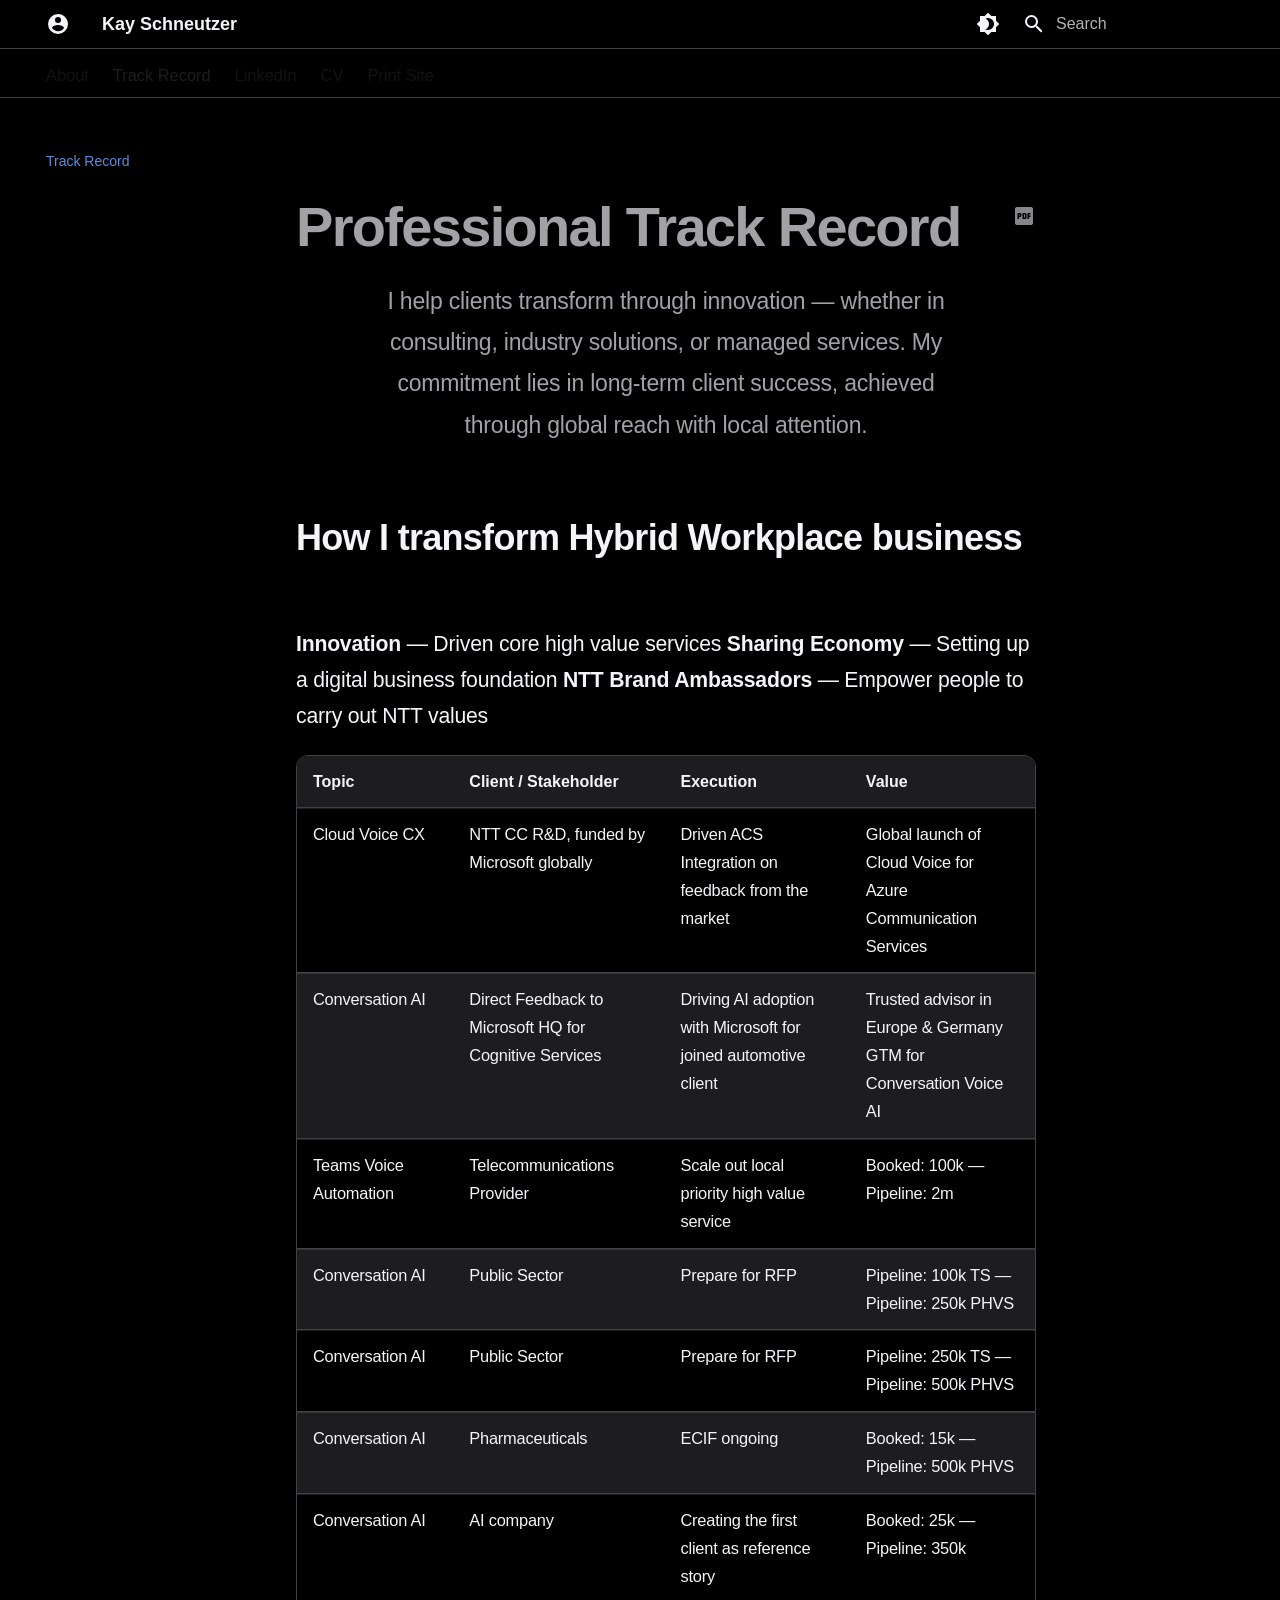
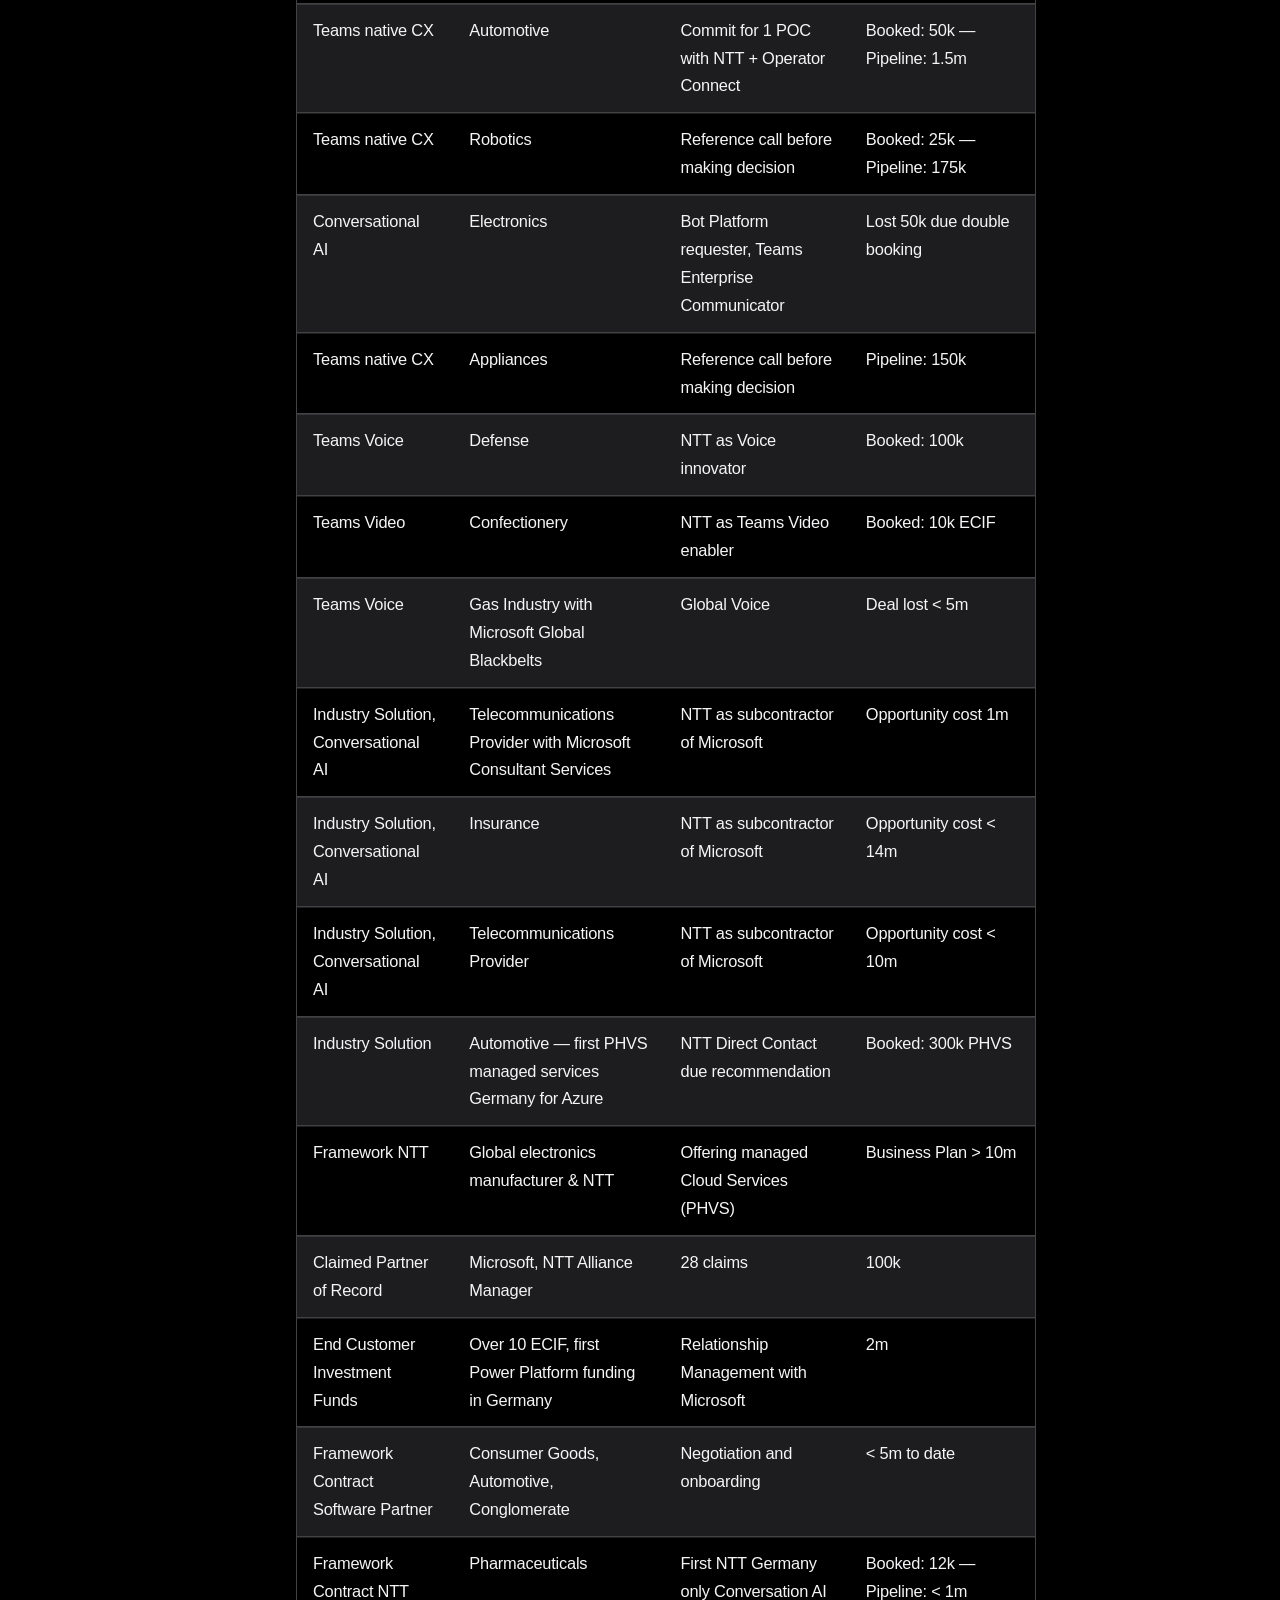
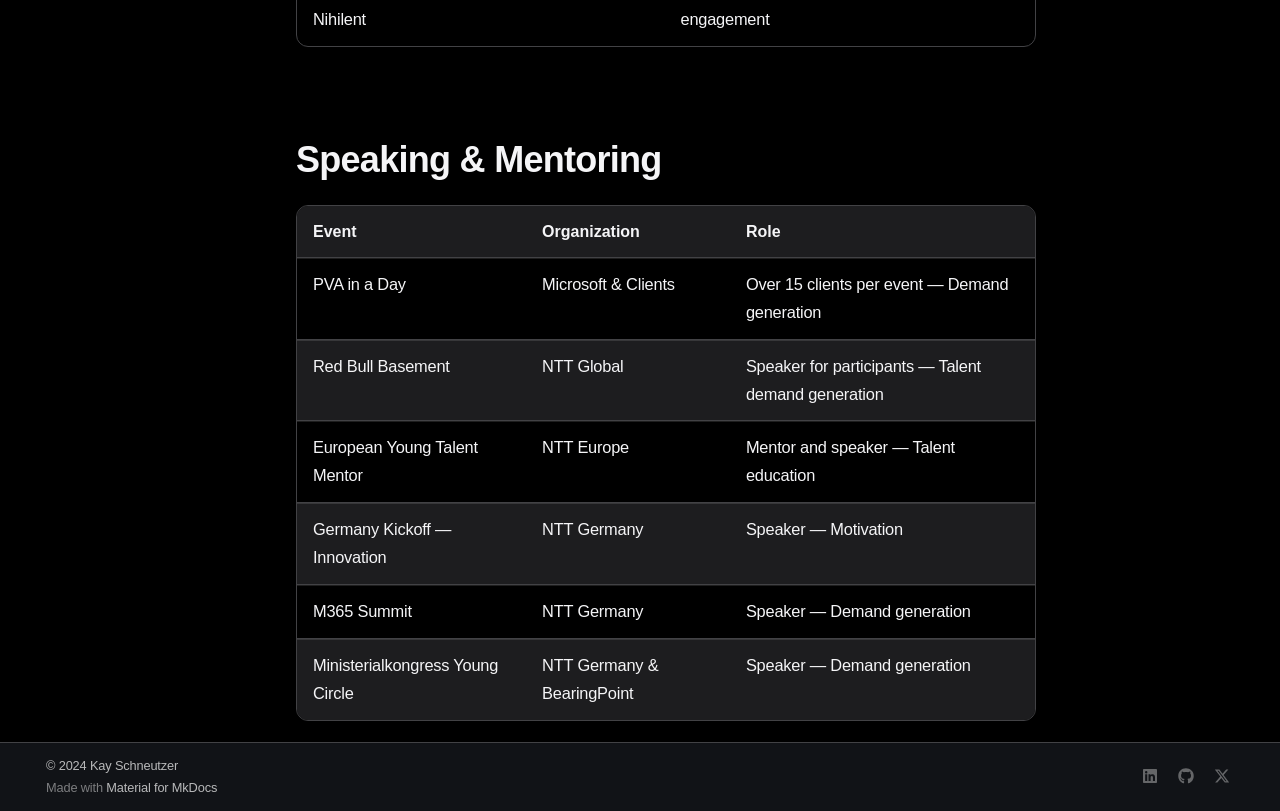
<file: trackofrecord/index.html>
<!doctype html>
<html lang="en" class="no-js">
  <head>
    
      <meta charset="utf-8">
      <meta name="viewport" content="width=device-width,initial-scale=1">
      
        <meta name="description" content="Kay Schneutzer — Leadership is about empathy">
      
      
        <meta name="author" content="Kay Schneutzer">
      
      
        <link rel="canonical" href="https://schneutzi-81.github.io/trackofrecord/">
      
      
        <link rel="prev" href="..">
      
      
      
        
      
      
      <link rel="icon" href="../assets/images/favicon.png">
      <meta name="generator" content="mkdocs-1.6.1, mkdocs-material-9.7.6">
    
    
      
        <title>Track Record - Kay Schneutzer</title>
      
    
    
      <link rel="stylesheet" href="../assets/stylesheets/main.484c7ddc.min.css">
      
        
        <link rel="stylesheet" href="../assets/stylesheets/palette.ab4e12ef.min.css">
      
      


    
    
      
    
    
      
    
    
      <link rel="stylesheet" href="../css/print-site.css">
    
      <link rel="stylesheet" href="../css/print-site-material.css">
    
      <link rel="stylesheet" href="../stylesheets/extra.css">
    
    <script>__md_scope=new URL("..",location),__md_hash=e=>[...e].reduce(((e,_)=>(e<<5)-e+_.charCodeAt(0)),0),__md_get=(e,_=localStorage,t=__md_scope)=>JSON.parse(_.getItem(t.pathname+"."+e)),__md_set=(e,_,t=localStorage,a=__md_scope)=>{try{t.setItem(a.pathname+"."+e,JSON.stringify(_))}catch(e){}}</script>
    
      

    
    
  </head>
  
  
    
    
      
    
    
    
    
    <body dir="ltr" data-md-color-scheme="slate" data-md-color-primary="black" data-md-color-accent="white">
  
    
    <input class="md-toggle" data-md-toggle="drawer" type="checkbox" id="__drawer" autocomplete="off">
    <input class="md-toggle" data-md-toggle="search" type="checkbox" id="__search" autocomplete="off">
    <label class="md-overlay" for="__drawer"></label>
    <div data-md-component="skip">
      
        
        <a href="#professional-track-record" class="md-skip">
          Skip to content
        </a>
      
    </div>
    <div data-md-component="announce">
      
    </div>
    
    
      

<header class="md-header" data-md-component="header">
  <nav class="md-header__inner md-grid" aria-label="Header">
    <a href=".." title="Kay Schneutzer" class="md-header__button md-logo" aria-label="Kay Schneutzer" data-md-component="logo">
      
  
  <svg xmlns="http://www.w3.org/2000/svg" viewBox="0 0 24 24"><path d="M12 19.2c-2.5 0-4.71-1.28-6-3.2.03-2 4-3.1 6-3.1s5.97 1.1 6 3.1a7.23 7.23 0 0 1-6 3.2M12 5a3 3 0 0 1 3 3 3 3 0 0 1-3 3 3 3 0 0 1-3-3 3 3 0 0 1 3-3m0-3A10 10 0 0 0 2 12a10 10 0 0 0 10 10 10 10 0 0 0 10-10c0-5.53-4.5-10-10-10"/></svg>

    </a>
    <label class="md-header__button md-icon" for="__drawer">
      
      <svg xmlns="http://www.w3.org/2000/svg" viewBox="0 0 24 24"><path d="M3 6h18v2H3zm0 5h18v2H3zm0 5h18v2H3z"/></svg>
    </label>
    <div class="md-header__title" data-md-component="header-title">
      <div class="md-header__ellipsis">
        <div class="md-header__topic">
          <span class="md-ellipsis">
            Kay Schneutzer
          </span>
        </div>
        <div class="md-header__topic" data-md-component="header-topic">
          <span class="md-ellipsis">
            
              Track Record
            
          </span>
        </div>
      </div>
    </div>
    
      
        <form class="md-header__option" data-md-component="palette">
  
    
    
    
    <input class="md-option" data-md-color-media="" data-md-color-scheme="slate" data-md-color-primary="black" data-md-color-accent="white"  aria-label="Switch to light mode"  type="radio" name="__palette" id="__palette_0">
    
      <label class="md-header__button md-icon" title="Switch to light mode" for="__palette_1" hidden>
        <svg xmlns="http://www.w3.org/2000/svg" viewBox="0 0 24 24"><path d="M12 18c-.89 0-1.74-.2-2.5-.55C11.56 16.5 13 14.42 13 12s-1.44-4.5-3.5-5.45C10.26 6.2 11.11 6 12 6a6 6 0 0 1 6 6 6 6 0 0 1-6 6m8-9.31V4h-4.69L12 .69 8.69 4H4v4.69L.69 12 4 15.31V20h4.69L12 23.31 15.31 20H20v-4.69L23.31 12z"/></svg>
      </label>
    
  
    
    
    
    <input class="md-option" data-md-color-media="" data-md-color-scheme="default" data-md-color-primary="white" data-md-color-accent="black"  aria-label="Switch to dark mode"  type="radio" name="__palette" id="__palette_1">
    
      <label class="md-header__button md-icon" title="Switch to dark mode" for="__palette_0" hidden>
        <svg xmlns="http://www.w3.org/2000/svg" viewBox="0 0 24 24"><path d="M12 8a4 4 0 0 0-4 4 4 4 0 0 0 4 4 4 4 0 0 0 4-4 4 4 0 0 0-4-4m0 10a6 6 0 0 1-6-6 6 6 0 0 1 6-6 6 6 0 0 1 6 6 6 6 0 0 1-6 6m8-9.31V4h-4.69L12 .69 8.69 4H4v4.69L.69 12 4 15.31V20h4.69L12 23.31 15.31 20H20v-4.69L23.31 12z"/></svg>
      </label>
    
  
</form>
      
    
    
      <script>var palette=__md_get("__palette");if(palette&&palette.color){if("(prefers-color-scheme)"===palette.color.media){var media=matchMedia("(prefers-color-scheme: light)"),input=document.querySelector(media.matches?"[data-md-color-media='(prefers-color-scheme: light)']":"[data-md-color-media='(prefers-color-scheme: dark)']");palette.color.media=input.getAttribute("data-md-color-media"),palette.color.scheme=input.getAttribute("data-md-color-scheme"),palette.color.primary=input.getAttribute("data-md-color-primary"),palette.color.accent=input.getAttribute("data-md-color-accent")}for(var[key,value]of Object.entries(palette.color))document.body.setAttribute("data-md-color-"+key,value)}</script>
    
    
    
      
      
        <label class="md-header__button md-icon" for="__search">
          
          <svg xmlns="http://www.w3.org/2000/svg" viewBox="0 0 24 24"><path d="M9.5 3A6.5 6.5 0 0 1 16 9.5c0 1.61-.59 3.09-1.56 4.23l.27.27h.79l5 5-1.5 1.5-5-5v-.79l-.27-.27A6.52 6.52 0 0 1 9.5 16 6.5 6.5 0 0 1 3 9.5 6.5 6.5 0 0 1 9.5 3m0 2C7 5 5 7 5 9.5S7 14 9.5 14 14 12 14 9.5 12 5 9.5 5"/></svg>
        </label>
        <div class="md-search" data-md-component="search" role="dialog">
  <label class="md-search__overlay" for="__search"></label>
  <div class="md-search__inner" role="search">
    <form class="md-search__form" name="search">
      <input type="text" class="md-search__input" name="query" aria-label="Search" placeholder="Search" autocapitalize="off" autocorrect="off" autocomplete="off" spellcheck="false" data-md-component="search-query" required>
      <label class="md-search__icon md-icon" for="__search">
        
        <svg xmlns="http://www.w3.org/2000/svg" viewBox="0 0 24 24"><path d="M9.5 3A6.5 6.5 0 0 1 16 9.5c0 1.61-.59 3.09-1.56 4.23l.27.27h.79l5 5-1.5 1.5-5-5v-.79l-.27-.27A6.52 6.52 0 0 1 9.5 16 6.5 6.5 0 0 1 3 9.5 6.5 6.5 0 0 1 9.5 3m0 2C7 5 5 7 5 9.5S7 14 9.5 14 14 12 14 9.5 12 5 9.5 5"/></svg>
        
        <svg xmlns="http://www.w3.org/2000/svg" viewBox="0 0 24 24"><path d="M20 11v2H8l5.5 5.5-1.42 1.42L4.16 12l7.92-7.92L13.5 5.5 8 11z"/></svg>
      </label>
      <nav class="md-search__options" aria-label="Search">
        
          <a href="javascript:void(0)" class="md-search__icon md-icon" title="Share" aria-label="Share" data-clipboard data-clipboard-text="" data-md-component="search-share" tabindex="-1">
            
            <svg xmlns="http://www.w3.org/2000/svg" viewBox="0 0 24 24"><path d="M18 16.08c-.76 0-1.44.3-1.96.77L8.91 12.7c.05-.23.09-.46.09-.7s-.04-.47-.09-.7l7.05-4.11c.54.5 1.25.81 2.04.81a3 3 0 0 0 3-3 3 3 0 0 0-3-3 3 3 0 0 0-3 3c0 .24.04.47.09.7L8.04 9.81C7.5 9.31 6.79 9 6 9a3 3 0 0 0-3 3 3 3 0 0 0 3 3c.79 0 1.5-.31 2.04-.81l7.12 4.15c-.05.21-.08.43-.08.66 0 1.61 1.31 2.91 2.92 2.91s2.92-1.3 2.92-2.91A2.92 2.92 0 0 0 18 16.08"/></svg>
          </a>
        
        <button type="reset" class="md-search__icon md-icon" title="Clear" aria-label="Clear" tabindex="-1">
          
          <svg xmlns="http://www.w3.org/2000/svg" viewBox="0 0 24 24"><path d="M19 6.41 17.59 5 12 10.59 6.41 5 5 6.41 10.59 12 5 17.59 6.41 19 12 13.41 17.59 19 19 17.59 13.41 12z"/></svg>
        </button>
      </nav>
      
        <div class="md-search__suggest" data-md-component="search-suggest"></div>
      
    </form>
    <div class="md-search__output">
      <div class="md-search__scrollwrap" tabindex="0" data-md-scrollfix>
        <div class="md-search-result" data-md-component="search-result">
          <div class="md-search-result__meta">
            Initializing search
          </div>
          <ol class="md-search-result__list" role="presentation"></ol>
        </div>
      </div>
    </div>
  </div>
</div>
      
    
    
  </nav>
  
</header>
    
    <div class="md-container" data-md-component="container">
      
      
        
          
            
<nav class="md-tabs" aria-label="Tabs" data-md-component="tabs">
  <div class="md-grid">
    <ul class="md-tabs__list">
      
        
  
  
  
  
    <li class="md-tabs__item">
      <a href=".." class="md-tabs__link">
        
  
  
    
  
  About

      </a>
    </li>
  

      
        
  
  
  
    
  
  
    <li class="md-tabs__item md-tabs__item--active">
      <a href="./" class="md-tabs__link">
        
  
  
    
  
  Track Record

      </a>
    </li>
  

      
        
  
  
  
  
    <li class="md-tabs__item">
      <a href="https://www.linkedin.com/in/kay-schneutzer-50169817/" class="md-tabs__link">
        
  
  
    
  
  LinkedIn

      </a>
    </li>
  

      
        
  
  
  
  
    <li class="md-tabs__item">
      <a href="https://github.com/schneutzi-81/schneutzi-81.github.io/raw/master/docs/assets/Kay%2BSchneutzer%2B-%2B%2BGlobal%2BBDM.pdf" class="md-tabs__link">
        
  
  
    
  
  CV

      </a>
    </li>
  

      
        
  
  
  
  
    <li class="md-tabs__item">
      <a href="../print_page/" class="md-tabs__link">
        
  
  
    
  
  Print Site

      </a>
    </li>
  

      
    </ul>
  </div>
</nav>
          
        
      
      <main class="md-main" data-md-component="main">
        <div class="md-main__inner md-grid">
          
            
              
                
              
              <div class="md-sidebar md-sidebar--primary" data-md-component="sidebar" data-md-type="navigation" >
                <div class="md-sidebar__scrollwrap">
                  <div class="md-sidebar__inner">
                    


  


<nav class="md-nav md-nav--primary md-nav--lifted" aria-label="Navigation" data-md-level="0">
  <label class="md-nav__title" for="__drawer">
    <a href=".." title="Kay Schneutzer" class="md-nav__button md-logo" aria-label="Kay Schneutzer" data-md-component="logo">
      
  
  <svg xmlns="http://www.w3.org/2000/svg" viewBox="0 0 24 24"><path d="M12 19.2c-2.5 0-4.71-1.28-6-3.2.03-2 4-3.1 6-3.1s5.97 1.1 6 3.1a7.23 7.23 0 0 1-6 3.2M12 5a3 3 0 0 1 3 3 3 3 0 0 1-3 3 3 3 0 0 1-3-3 3 3 0 0 1 3-3m0-3A10 10 0 0 0 2 12a10 10 0 0 0 10 10 10 10 0 0 0 10-10c0-5.53-4.5-10-10-10"/></svg>

    </a>
    Kay Schneutzer
  </label>
  
  <ul class="md-nav__list" data-md-scrollfix>
    
      
      
  
  
  
  
    <li class="md-nav__item">
      <a href=".." class="md-nav__link">
        
  
  
  <span class="md-ellipsis">
    
  
    About
  

    
  </span>
  
  

      </a>
    </li>
  

    
      
      
  
  
    
  
  
  
    <li class="md-nav__item md-nav__item--active">
      
      <input class="md-nav__toggle md-toggle" type="checkbox" id="__toc">
      
      
        
      
      
        <label class="md-nav__link md-nav__link--active" for="__toc">
          
  
  
  <span class="md-ellipsis">
    
  
    Track Record
  

    
  </span>
  
  

          <span class="md-nav__icon md-icon"></span>
        </label>
      
      <a href="./" class="md-nav__link md-nav__link--active">
        
  
  
  <span class="md-ellipsis">
    
  
    Track Record
  

    
  </span>
  
  

      </a>
      
        

<nav class="md-nav md-nav--secondary" aria-label="Table of contents">
  
  
  
    
  
  
    <label class="md-nav__title" for="__toc">
      <span class="md-nav__icon md-icon"></span>
      Table of contents
    </label>
    <ul class="md-nav__list" data-md-component="toc" data-md-scrollfix>
      
        <li class="md-nav__item">
  <a href="#how-i-transform-hybrid-workplace-business" class="md-nav__link">
    <span class="md-ellipsis">
      
        How I transform Hybrid Workplace business
      
    </span>
  </a>
  
</li>
      
        <li class="md-nav__item">
  <a href="#speaking-mentoring" class="md-nav__link">
    <span class="md-ellipsis">
      
        Speaking &amp; Mentoring
      
    </span>
  </a>
  
</li>
      
    </ul>
  
</nav>
      
    </li>
  

    
      
      
  
  
  
  
    <li class="md-nav__item">
      <a href="https://www.linkedin.com/in/kay-schneutzer-50169817/" class="md-nav__link">
        
  
  
  <span class="md-ellipsis">
    
  
    LinkedIn
  

    
  </span>
  
  

      </a>
    </li>
  

    
      
      
  
  
  
  
    <li class="md-nav__item">
      <a href="https://github.com/schneutzi-81/schneutzi-81.github.io/raw/master/docs/assets/Kay%2BSchneutzer%2B-%2B%2BGlobal%2BBDM.pdf" class="md-nav__link">
        
  
  
  <span class="md-ellipsis">
    
  
    CV
  

    
  </span>
  
  

      </a>
    </li>
  

    
      
      
  
  
  
  
    <li class="md-nav__item">
      <a href="../print_page/" class="md-nav__link">
        
  
  
  <span class="md-ellipsis">
    
  
    Print Site
  

    
  </span>
  
  

      </a>
    </li>
  

    
  </ul>
</nav>
                  </div>
                </div>
              </div>
            
            
              
                
              
              <div class="md-sidebar md-sidebar--secondary" data-md-component="sidebar" data-md-type="toc" hidden>
                <div class="md-sidebar__scrollwrap">
                  <div class="md-sidebar__inner">
                    

<nav class="md-nav md-nav--secondary" aria-label="Table of contents">
  
  
  
    
  
  
    <label class="md-nav__title" for="__toc">
      <span class="md-nav__icon md-icon"></span>
      Table of contents
    </label>
    <ul class="md-nav__list" data-md-component="toc" data-md-scrollfix>
      
        <li class="md-nav__item">
  <a href="#how-i-transform-hybrid-workplace-business" class="md-nav__link">
    <span class="md-ellipsis">
      
        How I transform Hybrid Workplace business
      
    </span>
  </a>
  
</li>
      
        <li class="md-nav__item">
  <a href="#speaking-mentoring" class="md-nav__link">
    <span class="md-ellipsis">
      
        Speaking &amp; Mentoring
      
    </span>
  </a>
  
</li>
      
    </ul>
  
</nav>
                  </div>
                </div>
              </div>
            
          
          
            <div class="md-content" data-md-component="content">
              
              <article class="md-content__inner md-typeset">
                


    <a href="../resume.pdf" title="Site PDF" class="md-content__button md-icon">
        <svg xmlns="http://www.w3.org/2000/svg" viewBox="0 0 24 24"><path d="M19 3H5c-1.1 0-2 .9-2 2v14c0 1.1.9 2 2 2h14c1.1 0 2-.9 2-2V5c0-1.1-.9-2-2-2m-9.5 8.5c0 .8-.7 1.5-1.5 1.5H7v2H5.5V9H8c.8 0 1.5.7 1.5 1.5zm5 2c0 .8-.7 1.5-1.5 1.5h-2.5V9H13c.8 0 1.5.7 1.5 1.5zm4-3H17v1h1.5V13H17v2h-1.5V9h3zm-6.5 0h1v3h-1zm-5 0h1v1H7z"/></svg>
    </a>



                  
  




<h1 id="professional-track-record">Professional Track Record<a class="headerlink" href="#professional-track-record" title="Permanent link">&para;</a></h1>
<div class="statement">
<p>I help clients transform through innovation — whether in consulting, industry solutions, or managed services. My commitment lies in long-term client success, achieved through global reach with local attention.</p>
</div>
<h2 id="how-i-transform-hybrid-workplace-business">How I transform Hybrid Workplace business<a class="headerlink" href="#how-i-transform-hybrid-workplace-business" title="Permanent link">&para;</a></h2>
<p><strong>Innovation</strong> — Driven core high value services
<strong>Sharing Economy</strong> — Setting up a digital business foundation
<strong>NTT Brand Ambassadors</strong> — Empower people to carry out NTT values</p>
<table>
<thead>
<tr>
<th>Topic</th>
<th>Client / Stakeholder</th>
<th>Execution</th>
<th>Value</th>
</tr>
</thead>
<tbody>
<tr>
<td>Cloud Voice CX</td>
<td>NTT CC R&amp;D, funded by Microsoft globally</td>
<td>Driven ACS Integration on feedback from the market</td>
<td>Global launch of Cloud Voice for Azure Communication Services</td>
</tr>
<tr>
<td>Conversation AI</td>
<td>Direct Feedback to Microsoft HQ for Cognitive Services</td>
<td>Driving AI adoption with Microsoft for joined automotive client</td>
<td>Trusted advisor in Europe &amp; Germany GTM for Conversation Voice AI</td>
</tr>
<tr>
<td>Teams Voice Automation</td>
<td>Telecommunications Provider</td>
<td>Scale out local priority high value service</td>
<td>Booked: 100k — Pipeline: 2m</td>
</tr>
<tr>
<td>Conversation AI</td>
<td>Public Sector</td>
<td>Prepare for RFP</td>
<td>Pipeline: 100k TS — Pipeline: 250k PHVS</td>
</tr>
<tr>
<td>Conversation AI</td>
<td>Public Sector</td>
<td>Prepare for RFP</td>
<td>Pipeline: 250k TS — Pipeline: 500k PHVS</td>
</tr>
<tr>
<td>Conversation AI</td>
<td>Pharmaceuticals</td>
<td>ECIF ongoing</td>
<td>Booked: 15k — Pipeline: 500k PHVS</td>
</tr>
<tr>
<td>Conversation AI</td>
<td>AI company</td>
<td>Creating the first client as reference story</td>
<td>Booked: 25k — Pipeline: 350k</td>
</tr>
<tr>
<td>Teams native CX</td>
<td>Automotive</td>
<td>Commit for 1 POC with NTT + Operator Connect</td>
<td>Booked: 50k — Pipeline: 1.5m</td>
</tr>
<tr>
<td>Teams native CX</td>
<td>Robotics</td>
<td>Reference call before making decision</td>
<td>Booked: 25k — Pipeline: 175k</td>
</tr>
<tr>
<td>Conversational AI</td>
<td>Electronics</td>
<td>Bot Platform requester, Teams Enterprise Communicator</td>
<td>Lost 50k due double booking</td>
</tr>
<tr>
<td>Teams native CX</td>
<td>Appliances</td>
<td>Reference call before making decision</td>
<td>Pipeline: 150k</td>
</tr>
<tr>
<td>Teams Voice</td>
<td>Defense</td>
<td>NTT as Voice innovator</td>
<td>Booked: 100k</td>
</tr>
<tr>
<td>Teams Video</td>
<td>Confectionery</td>
<td>NTT as Teams Video enabler</td>
<td>Booked: 10k ECIF</td>
</tr>
<tr>
<td>Teams Voice</td>
<td>Gas Industry with Microsoft Global Blackbelts</td>
<td>Global Voice</td>
<td>Deal lost &lt; 5m</td>
</tr>
<tr>
<td>Industry Solution, Conversational AI</td>
<td>Telecommunications Provider with Microsoft Consultant Services</td>
<td>NTT as subcontractor of Microsoft</td>
<td>Opportunity cost 1m</td>
</tr>
<tr>
<td>Industry Solution, Conversational AI</td>
<td>Insurance</td>
<td>NTT as subcontractor of Microsoft</td>
<td>Opportunity cost &lt; 14m</td>
</tr>
<tr>
<td>Industry Solution, Conversational AI</td>
<td>Telecommunications Provider</td>
<td>NTT as subcontractor of Microsoft</td>
<td>Opportunity cost &lt; 10m</td>
</tr>
<tr>
<td>Industry Solution</td>
<td>Automotive — first PHVS managed services Germany for Azure</td>
<td>NTT Direct Contact due recommendation</td>
<td>Booked: 300k PHVS</td>
</tr>
<tr>
<td>Framework NTT</td>
<td>Global electronics manufacturer &amp; NTT</td>
<td>Offering managed Cloud Services (PHVS)</td>
<td>Business Plan &gt; 10m</td>
</tr>
<tr>
<td>Claimed Partner of Record</td>
<td>Microsoft, NTT Alliance Manager</td>
<td>28 claims</td>
<td>100k</td>
</tr>
<tr>
<td>End Customer Investment Funds</td>
<td>Over 10 ECIF, first Power Platform funding in Germany</td>
<td>Relationship Management with Microsoft</td>
<td>2m</td>
</tr>
<tr>
<td>Framework Contract Software Partner</td>
<td>Consumer Goods, Automotive, Conglomerate</td>
<td>Negotiation and onboarding</td>
<td>&lt; 5m to date</td>
</tr>
<tr>
<td>Framework Contract NTT Nihilent</td>
<td>Pharmaceuticals</td>
<td>First NTT Germany only Conversation AI engagement</td>
<td>Booked: 12k — Pipeline: &lt; 1m</td>
</tr>
</tbody>
</table>
<h2 id="speaking-mentoring">Speaking &amp; Mentoring<a class="headerlink" href="#speaking-mentoring" title="Permanent link">&para;</a></h2>
<table>
<thead>
<tr>
<th>Event</th>
<th>Organization</th>
<th>Role</th>
</tr>
</thead>
<tbody>
<tr>
<td>PVA in a Day</td>
<td>Microsoft &amp; Clients</td>
<td>Over 15 clients per event — Demand generation</td>
</tr>
<tr>
<td>Red Bull Basement</td>
<td>NTT Global</td>
<td>Speaker for participants — Talent demand generation</td>
</tr>
<tr>
<td>European Young Talent Mentor</td>
<td>NTT Europe</td>
<td>Mentor and speaker — Talent education</td>
</tr>
<tr>
<td>Germany Kickoff — Innovation</td>
<td>NTT Germany</td>
<td>Speaker — Motivation</td>
</tr>
<tr>
<td>M365 Summit</td>
<td>NTT Germany</td>
<td>Speaker — Demand generation</td>
</tr>
<tr>
<td>Ministerialkongress Young Circle</td>
<td>NTT Germany &amp; BearingPoint</td>
<td>Speaker — Demand generation</td>
</tr>
</tbody>
</table>







  
  




  



                

              </article>
            </div>
          
          
<script>var target=document.getElementById(location.hash.slice(1));target&&target.name&&(target.checked=target.name.startsWith("__tabbed_"))</script>
        </div>
        
          <button type="button" class="md-top md-icon" data-md-component="top" hidden>
  
  <svg xmlns="http://www.w3.org/2000/svg" viewBox="0 0 24 24"><path d="M13 20h-2V8l-5.5 5.5-1.42-1.42L12 4.16l7.92 7.92-1.42 1.42L13 8z"/></svg>
  Back to top
</button>
        
      </main>
      
        <footer class="md-footer">
  
  <div class="md-footer-meta md-typeset">
    <div class="md-footer-meta__inner md-grid">
      <div class="md-copyright">
  
    <div class="md-copyright__highlight">
      &copy; 2024 Kay Schneutzer
    </div>
  
  
    Made with
    <a href="https://squidfunk.github.io/mkdocs-material/" target="_blank" rel="noopener">
      Material for MkDocs
    </a>
  
</div>
      
        
<div class="md-social">
  
    
    
    
    
    <a href="https://www.linkedin.com/in/kay-schneutzer-50169817/" target="_blank" rel="noopener" title="Kay Schneutzer on LinkedIn" class="md-social__link">
      <svg xmlns="http://www.w3.org/2000/svg" viewBox="0 0 448 512"><!--! Font Awesome Free 7.1.0 by @fontawesome - https://fontawesome.com License - https://fontawesome.com/license/free (Icons: CC BY 4.0, Fonts: SIL OFL 1.1, Code: MIT License) Copyright 2025 Fonticons, Inc.--><path d="M416 32H31.9C14.3 32 0 46.5 0 64.3v383.4C0 465.5 14.3 480 31.9 480H416c17.6 0 32-14.5 32-32.3V64.3c0-17.8-14.4-32.3-32-32.3M135.4 416H69V202.2h66.5V416zM102.2 96a38.5 38.5 0 1 1 0 77 38.5 38.5 0 1 1 0-77m282.1 320h-66.4V312c0-24.8-.5-56.7-34.5-56.7-34.6 0-39.9 27-39.9 54.9V416h-66.4V202.2h63.7v29.2h.9c8.9-16.8 30.6-34.5 62.9-34.5 67.2 0 79.7 44.3 79.7 101.9z"/></svg>
    </a>
  
    
    
    
    
    <a href="https://github.com/schneutzi-81" target="_blank" rel="noopener" title="Schneutzi on GitHub" class="md-social__link">
      <svg xmlns="http://www.w3.org/2000/svg" viewBox="0 0 512 512"><!--! Font Awesome Free 7.1.0 by @fontawesome - https://fontawesome.com License - https://fontawesome.com/license/free (Icons: CC BY 4.0, Fonts: SIL OFL 1.1, Code: MIT License) Copyright 2025 Fonticons, Inc.--><path d="M173.9 397.4c0 2-2.3 3.6-5.2 3.6-3.3.3-5.6-1.3-5.6-3.6 0-2 2.3-3.6 5.2-3.6 3-.3 5.6 1.3 5.6 3.6m-31.1-4.5c-.7 2 1.3 4.3 4.3 4.9 2.6 1 5.6 0 6.2-2s-1.3-4.3-4.3-5.2c-2.6-.7-5.5.3-6.2 2.3m44.2-1.7c-2.9.7-4.9 2.6-4.6 4.9.3 2 2.9 3.3 5.9 2.6 2.9-.7 4.9-2.6 4.6-4.6-.3-1.9-3-3.2-5.9-2.9M252.8 8C114.1 8 8 113.3 8 252c0 110.9 69.8 205.8 169.5 239.2 12.8 2.3 17.3-5.6 17.3-12.1 0-6.2-.3-40.4-.3-61.4 0 0-70 15-84.7-29.8 0 0-11.4-29.1-27.8-36.6 0 0-22.9-15.7 1.6-15.4 0 0 24.9 2 38.6 25.8 21.9 38.6 58.6 27.5 72.9 20.9 2.3-16 8.8-27.1 16-33.7-55.9-6.2-112.3-14.3-112.3-110.5 0-27.5 7.6-41.3 23.6-58.9-2.6-6.5-11.1-33.3 2.6-67.9 20.9-6.5 69 27 69 27 20-5.6 41.5-8.5 62.8-8.5s42.8 2.9 62.8 8.5c0 0 48.1-33.6 69-27 13.7 34.7 5.2 61.4 2.6 67.9 16 17.7 25.8 31.5 25.8 58.9 0 96.5-58.9 104.2-114.8 110.5 9.2 7.9 17 22.9 17 46.4 0 33.7-.3 75.4-.3 83.6 0 6.5 4.6 14.4 17.3 12.1C436.2 457.8 504 362.9 504 252 504 113.3 391.5 8 252.8 8M105.2 352.9c-1.3 1-1 3.3.7 5.2 1.6 1.6 3.9 2.3 5.2 1 1.3-1 1-3.3-.7-5.2-1.6-1.6-3.9-2.3-5.2-1m-10.8-8.1c-.7 1.3.3 2.9 2.3 3.9 1.6 1 3.6.7 4.3-.7.7-1.3-.3-2.9-2.3-3.9-2-.6-3.6-.3-4.3.7m32.4 35.6c-1.6 1.3-1 4.3 1.3 6.2 2.3 2.3 5.2 2.6 6.5 1 1.3-1.3.7-4.3-1.3-6.2-2.2-2.3-5.2-2.6-6.5-1m-11.4-14.7c-1.6 1-1.6 3.6 0 5.9s4.3 3.3 5.6 2.3c1.6-1.3 1.6-3.9 0-6.2-1.4-2.3-4-3.3-5.6-2"/></svg>
    </a>
  
    
    
    
    
    <a href="https://x.com/Goangern" target="_blank" rel="noopener" title="Goangern on X" class="md-social__link">
      <svg xmlns="http://www.w3.org/2000/svg" viewBox="0 0 448 512"><!--! Font Awesome Free 7.1.0 by @fontawesome - https://fontawesome.com License - https://fontawesome.com/license/free (Icons: CC BY 4.0, Fonts: SIL OFL 1.1, Code: MIT License) Copyright 2025 Fonticons, Inc.--><path d="M357.2 48h70.6L273.6 224.2 455 464H313L201.7 318.6 74.5 464H3.8l164.9-188.5L-5.2 48h145.6l100.5 132.9zm-24.8 373.8h39.1L119.1 88h-42z"/></svg>
    </a>
  
</div>
      
    </div>
  </div>
</footer>
      
    </div>
    <div class="md-dialog" data-md-component="dialog">
      <div class="md-dialog__inner md-typeset"></div>
    </div>
    
      <div class="md-progress" data-md-component="progress" role="progressbar"></div>
    
    
    
      
      
      <script id="__config" type="application/json">{"annotate": null, "base": "..", "features": ["navigation.tracking", "navigation.instant", "navigation.instant.progress", "navigation.top", "navigation.tabs", "search.highlight", "search.share", "search.suggest", "content.tooltips"], "search": "../assets/javascripts/workers/search.2c215733.min.js", "tags": null, "translations": {"clipboard.copied": "Copied to clipboard", "clipboard.copy": "Copy to clipboard", "search.result.more.one": "1 more on this page", "search.result.more.other": "# more on this page", "search.result.none": "No matching documents", "search.result.one": "1 matching document", "search.result.other": "# matching documents", "search.result.placeholder": "Type to start searching", "search.result.term.missing": "Missing", "select.version": "Select version"}, "version": null}</script>
    
    
      <script src="../assets/javascripts/bundle.79ae519e.min.js"></script>
      
        <script src="../js/print-site.js"></script>
      
    
  </body>
</html>
</file>
<file: css/print-site.css>
/* 
The print-site banner
*/
#print-site-banner {
    border:2px; 
    border-style:solid; 
    border-color:#000000; 
    padding: 0em 1em 0em 1em; 
    margin-bottom: 2em;
}
#print-site-banner h3 {
    margin-top: 1rem;
}

/* Enumerate figures */
.print-site-enumerate-figures figcaption:before {
    counter-increment: figurecounter;
    content: "Figure " counter(figurecounter) ": ";
}


/* Print URLS: 
Change a 'link' to 'link (target)' */
div.print-site-add-full-url section.print-page a[href^="http"]::after{
    content: " (" attr(href) ") ";
}


/* Do some nice animations when clicking on a ToC link */
#print-site-page h1:target, 
#print-site-page h2:target, 
#print-site-page h3:target, 
#print-site-page h4:target, 
#print-site-page h5:target, 
#print-site-page h6:target {
    animation: highlight 1.5s ease;
}
#print-site-page .print-page:target h1 {
    animation: highlight 1.5s ease;
}
@keyframes highlight {
    from { color: orange; }
    to { color: none; }
}


/* 
Print site table of contents styling
 */
/* Don't display the table of contents in HTML version */
#print-page-toc { display: none }


.print-page-toc-nav {
    padding-bottom: 2em;
}

#print-page-toc ul {
    list-style-position: inside;
    list-style-type: none;
}

#print-site-page ul {
    margin-left: 0em;
}

/* Be able to not print certain elements */
#print-site-page .print-site-plugin-ignore { display: none;}

@media print {    

    /* included bookmarks on h1 and h2
    Doesn't work, but included In case Chrome gets support 
    for these experimental CSS features that define PDF bookmarks */
    /* #print-site-page h1 {
        bookmark-level: 1;
        bookmark-label: content(); 
        -ah-bookmark-level: 1;
        -ro-pdf-bookmark-level: 1;
    }
    #print-site-page h2 {
        bookmark-level: 2;
        bookmark-label: content(); 
        -ah-bookmark-level: 2;
        -ro-pdf-bookmark-level: 2;
    } */

    /* Be able to not print certain elements */
    .print-site-plugin-ignore { display: none; }

    /* Remove print site banner */
    #print-site-banner { display: none; }

    /* display the table of contents in print version */
    #print-page-toc { display: block }

    /* PDF page breaks on each MkDocs page, except the first one */
    #print-site-page section.print-page {
        page-break-before: always;
    }
    #print-site-page > section.print-page:first-of-type {
        page-break-before: avoid;
    }

    /* PDF page breaks - separate title page for each section */
    #print-site-page section.print-page.md-section > h1 {
        align-content: center;
        text-align: center;
        vertical-align: middle;
        padding: 5rem 0rem;
        font-size: 2.5em;
    }

    #print-site-page p, 
    #print-site-page pre, 
    #print-site-page blockquote, 
    #print-site-page .tabbed-set {
        page-break-inside: avoid;
    }

    /* Avoid a page break immediately after a heading */
    /* Credits https://stackoverflow.com/a/9238898/5525118 */
    #print-site-page h1 {
        page-break-inside: avoid;
    }
    #print-site-page h1::after {
        content: "";
        /* display: block; */
        height: 100px;
        margin-bottom: -100px;
    }

    #print-site-page footer { display : none; }
    
    #print-site-cover-page {
        display: block;
        width:100%; 
        text-align: center;
    }
    #print-site-cover-page h1 {
        font-size: 300%;
    }
}
</file>
<file: css/print-site-material.css>
/* print styles for mkdocs material theme 
https://github.com/squidfunk/mkdocs-material */


/* Table of Contents styling */
#print-site-page ul.toc-section-line-border { 
    border-left: 5px solid var(--md-default-fg-color--lightest);
}


/* Box shadows don't do well in PDFs */
#print-site-page table {
    border: 1px solid hsla(200, 18%, 26%, 1); /* #EFEFEF */
    box-shadow: none !important;
}

@media print {
    #print-site-page td {
        word-wrap: break-word;
    }

}

@page {

    size: A4 portrait;
    margin: 4em 1.5em 4em 1.5em;
    padding: 0em 0em 0em 0em;
    counter-increment: page;

    @bottom-center {
        content: string(chapter);
    }
    @bottom-right {
        content: 'Page ' counter(page);
    }

}
</file>
<file: stylesheets/extra.css>
/* ============================================
   Apple-inspired theme for MkDocs Material
   ============================================ */

/* --- System font stack (SF Pro on Apple, Helvetica Neue elsewhere) --- */
:root {
  --md-text-font: -apple-system, BlinkMacSystemFont, "SF Pro Display", "SF Pro Text",
    "Helvetica Neue", Helvetica, Arial, sans-serif;
  --md-code-font: "SF Mono", SFMono-Regular, ui-monospace, "Cascadia Code",
    Menlo, Consolas, monospace;
}

body {
  font-family: var(--md-text-font);
  -webkit-font-smoothing: antialiased;
  -moz-osx-font-smoothing: grayscale;
}

/* --- Light mode --- */
[data-md-color-scheme="default"] {
  --md-primary-fg-color: #1d1d1f;
  --md-primary-bg-color: #fff;
  --md-default-bg-color: #fbfbfd;
  --md-accent-fg-color: #1d1d1f;
  --md-typeset-a-color: #1d1d1f;
  --md-default-fg-color: #1d1d1f;
  --md-default-fg-color--light: #6e6e73;
  --md-default-fg-color--lighter: #86868b;
  --md-default-fg-color--lightest: #d2d2d7;
  --md-code-bg-color: #f5f5f7;
  --md-footer-bg-color: #f5f5f7;
  --md-footer-fg-color: #6e6e73;
}

/* --- Dark mode (Apple dark) --- */
[data-md-color-scheme="slate"] {
  --md-primary-fg-color: #f5f5f7;
  --md-primary-bg-color: #1d1d1f;
  --md-default-bg-color: #000;
  --md-accent-fg-color: #f5f5f7;
  --md-typeset-a-color: #f5f5f7;
  --md-default-fg-color: #f5f5f7;
  --md-default-fg-color--light: #a1a1a6;
  --md-default-fg-color--lighter: #86868b;
  --md-default-fg-color--lightest: #424245;
  --md-code-bg-color: #1d1d1f;
  --md-footer-bg-color: #1d1d1f;
  --md-footer-fg-color: #86868b;
}

/* --- Smooth theme transition --- */
body,
.md-header,
.md-tabs,
.md-main,
.md-footer,
.md-sidebar {
  transition: background-color 0.4s ease, color 0.3s ease, border-color 0.3s ease;
}

/* --- Frosted glass navigation --- */
.md-header {
  backdrop-filter: saturate(180%) blur(20px);
  -webkit-backdrop-filter: saturate(180%) blur(20px);
  box-shadow: none !important;
  border-bottom: 1px solid var(--md-default-fg-color--lightest);
}

[data-md-color-scheme="default"] .md-header {
  background: rgba(251, 251, 253, 0.8) !important;
  color: #1d1d1f;
}

[data-md-color-scheme="slate"] .md-header {
  background: rgba(0, 0, 0, 0.8) !important;
  color: #f5f5f7;
}

[data-md-color-scheme="default"] .md-header .md-header__title,
[data-md-color-scheme="default"] .md-header .md-icon,
[data-md-color-scheme="default"] .md-header .md-search__input {
  color: #1d1d1f;
}

[data-md-color-scheme="slate"] .md-header .md-header__title,
[data-md-color-scheme="slate"] .md-header .md-icon,
[data-md-color-scheme="slate"] .md-header .md-search__input {
  color: #f5f5f7;
}

/* --- Tabs (Apple-style nav links) --- */
.md-tabs {
  backdrop-filter: saturate(180%) blur(20px);
  -webkit-backdrop-filter: saturate(180%) blur(20px);
  border-bottom: 1px solid var(--md-default-fg-color--lightest);
}

[data-md-color-scheme="default"] .md-tabs {
  background: rgba(251, 251, 253, 0.8) !important;
}

[data-md-color-scheme="slate"] .md-tabs {
  background: rgba(0, 0, 0, 0.8) !important;
}

.md-tabs__link {
  font-size: 0.82rem;
  font-weight: 400;
  opacity: 0.65;
  transition: opacity 0.3s ease;
}

.md-tabs__link:hover,
.md-tabs__link--active {
  opacity: 1;
}

/* --- Typography --- */
.md-typeset {
  font-size: 1.06rem;
  line-height: 1.7;
  letter-spacing: -0.01em;
}

.md-typeset h1 {
  font-size: 2.8rem;
  font-weight: 600;
  letter-spacing: -0.03em;
  line-height: 1.1;
  margin-bottom: 0.4em;
}

.md-typeset h2 {
  font-size: 1.8rem;
  font-weight: 600;
  letter-spacing: -0.02em;
  line-height: 1.2;
  margin-top: 3.5rem;
  padding-bottom: 0;
  border-bottom: none;
}

.md-typeset h3 {
  font-size: 1.25rem;
  font-weight: 500;
  letter-spacing: -0.01em;
  line-height: 1.3;
  margin-top: 2rem;
}

/* --- Content width (narrower, like apple.com) --- */
.md-content__inner {
  max-width: 740px;
  margin: 0 auto;
  padding-top: 3rem;
}

/* --- Hero section --- */
.hero {
  text-align: center;
  padding: 2rem 0 3rem;
}

.hero img {
  width: 400px;
  border-radius: 8px;
  object-fit: cover;
  margin-bottom: 1.5rem;
  box-shadow: 0 4px 20px rgba(0, 0, 0, 0.08);
}

.hero-name {
  font-size: 3rem;
  font-weight: 600;
  letter-spacing: -0.03em;
  line-height: 1.1;
  margin: 0 0 0.3em;
}

.hero-tagline {
  font-size: 1.2rem;
  font-weight: 400;
  color: var(--md-default-fg-color--light);
  letter-spacing: 0.02em;
  margin: 0;
}

/* --- Statement section --- */
.statement {
  text-align: center;
  font-size: 1.15rem;
  line-height: 1.8;
  color: var(--md-default-fg-color--light);
  max-width: 600px;
  margin: 0 auto 3rem;
}

.statement a {
  text-decoration: underline;
  text-underline-offset: 3px;
}

/* --- Objective values --- */
.values {
  display: grid;
  grid-template-columns: 1fr 1fr;
  gap: 1rem;
  margin: 2rem 0 3rem;
}

.values .value-item {
  background: var(--md-code-bg-color);
  border-radius: 16px;
  padding: 1.5rem;
  font-size: 0.95rem;
  line-height: 1.5;
  transition: transform 0.3s ease, box-shadow 0.3s ease;
}

.values .value-item:hover {
  transform: translateY(-2px);
  box-shadow: 0 4px 16px rgba(0, 0, 0, 0.06);
}

@media screen and (max-width: 44.9375em) {
  .values {
    grid-template-columns: 1fr;
  }
}

/* --- Experience cards --- */
.experience-card {
  background: var(--md-code-bg-color);
  border-radius: 16px;
  padding: 1.8rem 2rem;
  margin-bottom: 1.5rem;
  transition: transform 0.3s ease, box-shadow 0.3s ease;
}

.experience-card:hover {
  transform: translateY(-2px);
  box-shadow: 0 4px 20px rgba(0, 0, 0, 0.06);
}

[data-md-color-scheme="slate"] .experience-card:hover {
  box-shadow: 0 4px 20px rgba(255, 255, 255, 0.04);
}

.experience-card h3 {
  margin-top: 0 !important;
  margin-bottom: 0.2em;
  font-size: 1.15rem;
}

.experience-card .role-meta {
  color: var(--md-default-fg-color--light);
  font-size: 0.88rem;
  margin-bottom: 1em;
}

.experience-card ul {
  margin-bottom: 0;
}

.experience-card li {
  margin-bottom: 0.5em;
  font-size: 0.95rem;
  color: var(--md-default-fg-color--light);
}

/* --- Education cards --- */
.education-card {
  background: var(--md-code-bg-color);
  border-radius: 16px;
  padding: 1.8rem 2rem;
  margin-bottom: 1.5rem;
}

.education-card h3 {
  margin-top: 0 !important;
  margin-bottom: 0.6em;
}

.education-card li {
  margin-bottom: 0.5em;
  font-size: 0.95rem;
  color: var(--md-default-fg-color--light);
}

/* --- Skill pills --- */
.skills-container {
  display: flex;
  flex-wrap: wrap;
  gap: 8px;
  margin-top: 1rem;
}

.skill-pill {
  display: inline-block;
  padding: 6px 16px;
  border-radius: 100px;
  background: var(--md-code-bg-color);
  font-size: 0.82rem;
  font-weight: 500;
  white-space: nowrap;
  transition: transform 0.2s ease, box-shadow 0.2s ease;
}

.skill-pill:hover {
  transform: translateY(-1px);
  box-shadow: 0 2px 8px rgba(0, 0, 0, 0.06);
}

/* --- Tables (Track of Record) --- */
.md-typeset table:not([class]) {
  font-size: 0.82rem;
  border-radius: 12px;
  overflow: hidden;
  box-shadow: 0 1px 4px rgba(0, 0, 0, 0.04);
  border: 1px solid var(--md-default-fg-color--lightest);
}

.md-typeset table:not([class]) th {
  background: var(--md-code-bg-color);
  color: var(--md-default-fg-color);
  font-weight: 600;
  text-transform: none;
  font-size: 0.8rem;
  letter-spacing: 0;
  padding: 12px 16px;
  border-bottom: 1px solid var(--md-default-fg-color--lightest);
}

.md-typeset table:not([class]) td {
  padding: 12px 16px;
  border-bottom: 1px solid var(--md-default-fg-color--lightest);
}

.md-typeset table:not([class]) tbody tr:nth-child(even) {
  background: var(--md-code-bg-color);
}

.md-typeset table:not([class]) tbody tr:last-child td {
  border-bottom: none;
}

/* --- Blockquote (remove old styling) --- */
.md-typeset blockquote {
  border-left: none;
  background: none;
  padding: 0;
  border-radius: 0;
  color: var(--md-default-fg-color--light);
  font-style: italic;
}

/* --- Links --- */
.md-typeset a {
  text-decoration: none;
  transition: opacity 0.2s ease;
}

.md-typeset a:hover {
  opacity: 0.7;
}

/* --- Footer --- */
.md-footer {
  border-top: 1px solid var(--md-default-fg-color--lightest);
}

.md-footer-meta {
  font-size: 0.78rem;
}

.md-social__link {
  opacity: 0.5;
  transition: opacity 0.3s ease, transform 0.2s ease;
}

.md-social__link:hover {
  opacity: 1;
  transform: scale(1.1);
}

/* --- Hide repo link from header --- */
.md-header__source {
  display: none;
}

/* --- Fade-in animation --- */
@keyframes fadeInUp {
  from {
    opacity: 0;
    transform: translateY(20px);
  }
  to {
    opacity: 1;
    transform: translateY(0);
  }
}

.md-content {
  animation: fadeInUp 0.6s ease-out;
}

/* --- Smooth scrolling --- */
html {
  scroll-behavior: smooth;
}

/* --- Back to top button --- */
.md-top {
  border-radius: 100px;
  font-size: 0.78rem;
  backdrop-filter: blur(10px);
  -webkit-backdrop-filter: blur(10px);
}

/* --- Responsive --- */
@media screen and (max-width: 44.9375em) {
  .md-typeset h1 {
    font-size: 2rem;
  }

  .hero-name {
    font-size: 2.2rem;
  }

  .hero-tagline {
    font-size: 1rem;
  }

  .experience-card,
  .education-card {
    padding: 1.2rem 1.4rem;
  }

  .md-content__inner {
    padding-top: 1.5rem;
  }
}
</file>
<file: assets/stylesheets/main.484c7ddc.min.css>
@charset "UTF-8";html{-webkit-text-size-adjust:none;-moz-text-size-adjust:none;text-size-adjust:none;box-sizing:border-box}*,:after,:before{box-sizing:inherit}@media (prefers-reduced-motion){*,:after,:before{transition:none!important}}body{margin:0}a,button,input,label{-webkit-tap-highlight-color:transparent}a{color:inherit;text-decoration:none}hr{border:0;box-sizing:initial;display:block;height:.05rem;overflow:visible;padding:0}small{font-size:80%}sub,sup{line-height:1em}img{border-style:none}table{border-collapse:initial;border-spacing:0}td,th{font-weight:400;vertical-align:top}button{background:#0000;border:0;font-family:inherit;font-size:inherit;margin:0;padding:0}input{border:0;outline:none}:root{--md-primary-fg-color:#4051b5;--md-primary-fg-color--light:#5d6cc0;--md-primary-fg-color--dark:#303fa1;--md-primary-bg-color:#fff;--md-primary-bg-color--light:#ffffffb3;--md-accent-fg-color:#526cfe;--md-accent-fg-color--transparent:#526cfe1a;--md-accent-bg-color:#fff;--md-accent-bg-color--light:#ffffffb3}[data-md-color-scheme=default]{color-scheme:light}[data-md-color-scheme=default] img[src$="#gh-dark-mode-only"],[data-md-color-scheme=default] img[src$="#only-dark"]{display:none}:root,[data-md-color-scheme=default]{--md-hue:225deg;--md-default-fg-color:#000000de;--md-default-fg-color--light:#0000008a;--md-default-fg-color--lighter:#00000052;--md-default-fg-color--lightest:#00000012;--md-default-bg-color:#fff;--md-default-bg-color--light:#ffffffb3;--md-default-bg-color--lighter:#ffffff4d;--md-default-bg-color--lightest:#ffffff1f;--md-code-fg-color:#36464e;--md-code-bg-color:#f5f5f5;--md-code-bg-color--light:#f5f5f5b3;--md-code-bg-color--lighter:#f5f5f54d;--md-code-hl-color:#4287ff;--md-code-hl-color--light:#4287ff1a;--md-code-hl-number-color:#d52a2a;--md-code-hl-special-color:#db1457;--md-code-hl-function-color:#a846b9;--md-code-hl-constant-color:#6e59d9;--md-code-hl-keyword-color:#3f6ec6;--md-code-hl-string-color:#1c7d4d;--md-code-hl-name-color:var(--md-code-fg-color);--md-code-hl-operator-color:var(--md-default-fg-color--light);--md-code-hl-punctuation-color:var(--md-default-fg-color--light);--md-code-hl-comment-color:var(--md-default-fg-color--light);--md-code-hl-generic-color:var(--md-default-fg-color--light);--md-code-hl-variable-color:var(--md-default-fg-color--light);--md-typeset-color:var(--md-default-fg-color);--md-typeset-a-color:var(--md-primary-fg-color);--md-typeset-del-color:#f5503d26;--md-typeset-ins-color:#0bd57026;--md-typeset-kbd-color:#fafafa;--md-typeset-kbd-accent-color:#fff;--md-typeset-kbd-border-color:#b8b8b8;--md-typeset-mark-color:#ffff0080;--md-typeset-table-color:#0000001f;--md-typeset-table-color--light:rgba(0,0,0,.035);--md-admonition-fg-color:var(--md-default-fg-color);--md-admonition-bg-color:var(--md-default-bg-color);--md-warning-fg-color:#000000de;--md-warning-bg-color:#ff9;--md-footer-fg-color:#fff;--md-footer-fg-color--light:#ffffffb3;--md-footer-fg-color--lighter:#ffffff73;--md-footer-bg-color:#000000de;--md-footer-bg-color--dark:#00000052;--md-shadow-z1:0 0.2rem 0.5rem #0000000d,0 0 0.05rem #0000001a;--md-shadow-z2:0 0.2rem 0.5rem #0000001a,0 0 0.05rem #00000040;--md-shadow-z3:0 0.2rem 0.5rem #0003,0 0 0.05rem #00000059}.md-icon svg{fill:currentcolor;display:block;height:1.2rem;width:1.2rem}body{-webkit-font-smoothing:antialiased;-moz-osx-font-smoothing:grayscale;--md-text-font-family:var(--md-text-font,_),-apple-system,BlinkMacSystemFont,Helvetica,Arial,sans-serif;--md-code-font-family:var(--md-code-font,_),SFMono-Regular,Consolas,Menlo,monospace}aside,body,input{font-feature-settings:"kern","liga";color:var(--md-typeset-color);font-family:var(--md-text-font-family)}code,kbd,pre{font-feature-settings:"kern";font-family:var(--md-code-font-family)}:root{--md-typeset-table-sort-icon:url('data:image/svg+xml;charset=utf-8,<svg xmlns="http://www.w3.org/2000/svg" viewBox="0 0 24 24"><path d="m18 21-4-4h3V7h-3l4-4 4 4h-3v10h3M2 19v-2h10v2M2 13v-2h7v2M2 7V5h4v2z"/></svg>');--md-typeset-table-sort-icon--asc:url('data:image/svg+xml;charset=utf-8,<svg xmlns="http://www.w3.org/2000/svg" viewBox="0 0 24 24"><path d="M19 17h3l-4 4-4-4h3V3h2M2 17h10v2H2M6 5v2H2V5m0 6h7v2H2z"/></svg>');--md-typeset-table-sort-icon--desc:url('data:image/svg+xml;charset=utf-8,<svg xmlns="http://www.w3.org/2000/svg" viewBox="0 0 24 24"><path d="M19 7h3l-4-4-4 4h3v14h2M2 17h10v2H2M6 5v2H2V5m0 6h7v2H2z"/></svg>')}.md-typeset{-webkit-print-color-adjust:exact;color-adjust:exact;font-size:.8rem;line-height:1.6;overflow-wrap:break-word}@media print{.md-typeset{font-size:.68rem}}.md-typeset blockquote,.md-typeset dl,.md-typeset figure,.md-typeset ol,.md-typeset pre,.md-typeset ul{margin-bottom:1em;margin-top:1em}.md-typeset h1{color:var(--md-default-fg-color--light);font-size:2em;line-height:1.3;margin:0 0 1.25em}.md-typeset h1,.md-typeset h2{font-weight:300;letter-spacing:-.01em}.md-typeset h2{font-size:1.5625em;line-height:1.4;margin:1.6em 0 .64em}.md-typeset h3{font-size:1.25em;font-weight:400;letter-spacing:-.01em;line-height:1.5;margin:1.6em 0 .8em}.md-typeset h2+h3{margin-top:.8em}.md-typeset h4{font-weight:700;letter-spacing:-.01em;margin:1em 0}.md-typeset h5,.md-typeset h6{color:var(--md-default-fg-color--light);font-size:.8em;font-weight:700;letter-spacing:-.01em;margin:1.25em 0}.md-typeset h5{text-transform:uppercase}.md-typeset h5 code{text-transform:none}.md-typeset hr{border-bottom:.05rem solid var(--md-default-fg-color--lightest);display:flow-root;margin:1.5em 0}.md-typeset a{color:var(--md-typeset-a-color);word-break:break-word}.md-typeset a,.md-typeset a:before{transition:color 125ms}.md-typeset a:focus,.md-typeset a:hover{color:var(--md-accent-fg-color)}.md-typeset a:focus code,.md-typeset a:hover code{background-color:var(--md-accent-fg-color--transparent);color:var(--md-accent-fg-color)}.md-typeset a code{color:var(--md-typeset-a-color)}.md-typeset a.focus-visible{outline-color:var(--md-accent-fg-color);outline-offset:.2rem}.md-typeset code,.md-typeset kbd,.md-typeset pre{color:var(--md-code-fg-color);direction:ltr;font-variant-ligatures:none;transition:background-color 125ms}@media print{.md-typeset code,.md-typeset kbd,.md-typeset pre{white-space:pre-wrap}}.md-typeset code{background-color:var(--md-code-bg-color);border-radius:.1rem;-webkit-box-decoration-break:clone;box-decoration-break:clone;font-size:.85em;padding:0 .2941176471em;transition:color 125ms,background-color 125ms;word-break:break-word}.md-typeset code:not(.focus-visible){-webkit-tap-highlight-color:transparent;outline:none}.md-typeset pre{display:flow-root;line-height:1.4;position:relative}.md-typeset pre>code{-webkit-box-decoration-break:slice;box-decoration-break:slice;box-shadow:none;display:block;margin:0;outline-color:var(--md-accent-fg-color);overflow:auto;padding:.7720588235em 1.1764705882em;scrollbar-color:var(--md-default-fg-color--lighter) #0000;scrollbar-width:thin;touch-action:auto;word-break:normal}.md-typeset pre>code:hover{scrollbar-color:var(--md-accent-fg-color) #0000}.md-typeset pre>code::-webkit-scrollbar{height:.2rem;width:.2rem}.md-typeset pre>code::-webkit-scrollbar-thumb{background-color:var(--md-default-fg-color--lighter)}.md-typeset pre>code::-webkit-scrollbar-thumb:hover{background-color:var(--md-accent-fg-color)}.md-typeset kbd{background-color:var(--md-typeset-kbd-color);border-radius:.1rem;box-shadow:0 .1rem 0 .05rem var(--md-typeset-kbd-border-color),0 .1rem 0 var(--md-typeset-kbd-border-color),0 -.1rem .2rem var(--md-typeset-kbd-accent-color) inset;color:var(--md-default-fg-color);display:inline-block;font-size:.75em;padding:0 .6666666667em;vertical-align:text-top;word-break:break-word}.md-typeset mark{background-color:var(--md-typeset-mark-color);-webkit-box-decoration-break:clone;box-decoration-break:clone;color:inherit;word-break:break-word}.md-typeset abbr{cursor:help;text-decoration:none}.md-typeset [data-preview],.md-typeset abbr{border-bottom:.05rem dotted var(--md-default-fg-color--light)}.md-typeset small{opacity:.75}[dir=ltr] .md-typeset sub,[dir=ltr] .md-typeset sup{margin-left:.078125em}[dir=rtl] .md-typeset sub,[dir=rtl] .md-typeset sup{margin-right:.078125em}[dir=ltr] .md-typeset blockquote{padding-left:.6rem}[dir=rtl] .md-typeset blockquote{padding-right:.6rem}[dir=ltr] .md-typeset blockquote{border-left:.2rem solid var(--md-default-fg-color--lighter)}[dir=rtl] .md-typeset blockquote{border-right:.2rem solid var(--md-default-fg-color--lighter)}.md-typeset blockquote{color:var(--md-default-fg-color--light);margin-left:0;margin-right:0}.md-typeset ul{list-style-type:disc}.md-typeset ul[type]{list-style-type:revert-layer}[dir=ltr] .md-typeset ol,[dir=ltr] .md-typeset ul{margin-left:.625em}[dir=rtl] .md-typeset ol,[dir=rtl] .md-typeset ul{margin-right:.625em}.md-typeset ol,.md-typeset ul{padding:0}.md-typeset ol:not([hidden]),.md-typeset ul:not([hidden]){display:flow-root}.md-typeset ol ol,.md-typeset ul ol{list-style-type:lower-alpha}.md-typeset ol ol ol,.md-typeset ul ol ol{list-style-type:lower-roman}.md-typeset ol ol ol ol,.md-typeset ul ol ol ol{list-style-type:upper-alpha}.md-typeset ol ol ol ol ol,.md-typeset ul ol ol ol ol{list-style-type:upper-roman}.md-typeset ol[type],.md-typeset ul[type]{list-style-type:revert-layer}[dir=ltr] .md-typeset ol li,[dir=ltr] .md-typeset ul li{margin-left:1.25em}[dir=rtl] .md-typeset ol li,[dir=rtl] .md-typeset ul li{margin-right:1.25em}.md-typeset ol li,.md-typeset ul li{margin-bottom:.5em}.md-typeset ol li blockquote,.md-typeset ol li p,.md-typeset ul li blockquote,.md-typeset ul li p{margin:.5em 0}.md-typeset ol li:last-child,.md-typeset ul li:last-child{margin-bottom:0}[dir=ltr] .md-typeset ol li ol,[dir=ltr] .md-typeset ol li ul,[dir=ltr] .md-typeset ul li ol,[dir=ltr] .md-typeset ul li ul{margin-left:.625em}[dir=rtl] .md-typeset ol li ol,[dir=rtl] .md-typeset ol li ul,[dir=rtl] .md-typeset ul li ol,[dir=rtl] .md-typeset ul li ul{margin-right:.625em}.md-typeset ol li ol,.md-typeset ol li ul,.md-typeset ul li ol,.md-typeset ul li ul{margin-bottom:.5em;margin-top:.5em}[dir=ltr] .md-typeset dd{margin-left:1.875em}[dir=rtl] .md-typeset dd{margin-right:1.875em}.md-typeset dd{margin-bottom:1.5em;margin-top:1em}.md-typeset img,.md-typeset svg,.md-typeset video{height:auto;max-width:100%}.md-typeset img[align=left]{margin:1em 1em 1em 0}.md-typeset img[align=right]{margin:1em 0 1em 1em}.md-typeset img[align]:only-child{margin-top:0}.md-typeset figure{display:flow-root;margin:1em auto;max-width:100%;text-align:center;width:fit-content}.md-typeset figure img{display:block;margin:0 auto}.md-typeset figcaption{font-style:italic;margin:1em auto;max-width:24rem}.md-typeset iframe{max-width:100%}.md-typeset table:not([class]){background-color:var(--md-default-bg-color);border:.05rem solid var(--md-typeset-table-color);border-radius:.1rem;display:inline-block;font-size:.64rem;max-width:100%;overflow:auto;touch-action:auto}@media print{.md-typeset table:not([class]){display:table}}.md-typeset table:not([class])+*{margin-top:1.5em}.md-typeset table:not([class]) td>:first-child,.md-typeset table:not([class]) th>:first-child{margin-top:0}.md-typeset table:not([class]) td>:last-child,.md-typeset table:not([class]) th>:last-child{margin-bottom:0}.md-typeset table:not([class]) td:not([align]),.md-typeset table:not([class]) th:not([align]){text-align:left}[dir=rtl] .md-typeset table:not([class]) td:not([align]),[dir=rtl] .md-typeset table:not([class]) th:not([align]){text-align:right}.md-typeset table:not([class]) th{font-weight:700;min-width:5rem;padding:.9375em 1.25em;vertical-align:top}.md-typeset table:not([class]) td{border-top:.05rem solid var(--md-typeset-table-color);padding:.9375em 1.25em;vertical-align:top}.md-typeset table:not([class]) tbody tr{transition:background-color 125ms}.md-typeset table:not([class]) tbody tr:hover{background-color:var(--md-typeset-table-color--light);box-shadow:0 .05rem 0 var(--md-default-bg-color) inset}.md-typeset table:not([class]) a{word-break:normal}.md-typeset table th[role=columnheader]{cursor:pointer}[dir=ltr] .md-typeset table th[role=columnheader]:after{margin-left:.5em}[dir=rtl] .md-typeset table th[role=columnheader]:after{margin-right:.5em}.md-typeset table th[role=columnheader]:after{content:"";display:inline-block;height:1.2em;-webkit-mask-image:var(--md-typeset-table-sort-icon);mask-image:var(--md-typeset-table-sort-icon);-webkit-mask-repeat:no-repeat;mask-repeat:no-repeat;-webkit-mask-size:contain;mask-size:contain;transition:background-color 125ms;vertical-align:text-bottom;width:1.2em}.md-typeset table th[role=columnheader]:hover:after{background-color:var(--md-default-fg-color--lighter)}.md-typeset table th[role=columnheader][aria-sort=ascending]:after{background-color:var(--md-default-fg-color--light);-webkit-mask-image:var(--md-typeset-table-sort-icon--asc);mask-image:var(--md-typeset-table-sort-icon--asc)}.md-typeset table th[role=columnheader][aria-sort=descending]:after{background-color:var(--md-default-fg-color--light);-webkit-mask-image:var(--md-typeset-table-sort-icon--desc);mask-image:var(--md-typeset-table-sort-icon--desc)}.md-typeset__scrollwrap{margin:1em -.8rem;overflow-x:auto;touch-action:auto}.md-typeset__table{display:inline-block;margin-bottom:.5em;padding:0 .8rem}@media print{.md-typeset__table{display:block}}html .md-typeset__table table{display:table;margin:0;overflow:hidden;width:100%}@media screen and (max-width:44.984375em){.md-content__inner>pre{margin:1em -.8rem}.md-content__inner>pre code{border-radius:0}}.md-typeset .md-author{border-radius:100%;display:block;flex-shrink:0;height:1.6rem;overflow:hidden;position:relative;transition:color 125ms,transform 125ms;width:1.6rem}.md-typeset .md-author img{display:block}.md-typeset .md-author--more{background:var(--md-default-fg-color--lightest);color:var(--md-default-fg-color--lighter);font-size:.6rem;font-weight:700;line-height:1.6rem;text-align:center}.md-typeset .md-author--long{height:2.4rem;width:2.4rem}.md-typeset a.md-author{transform:scale(1)}.md-typeset a.md-author img{border-radius:100%;filter:grayscale(100%) opacity(75%);transition:filter 125ms}.md-typeset a.md-author:focus,.md-typeset a.md-author:hover{transform:scale(1.1);z-index:1}.md-typeset a.md-author:focus img,.md-typeset a.md-author:hover img{filter:grayscale(0)}.md-banner{background-color:var(--md-footer-bg-color);color:var(--md-footer-fg-color);overflow:auto}@media print{.md-banner{display:none}}.md-banner--warning{background-color:var(--md-warning-bg-color);color:var(--md-warning-fg-color)}.md-banner__inner{font-size:.7rem;margin:.6rem auto;padding:0 .8rem}[dir=ltr] .md-banner__button{float:right}[dir=rtl] .md-banner__button{float:left}.md-banner__button{color:inherit;cursor:pointer;transition:opacity .25s}.no-js .md-banner__button{display:none}.md-banner__button:hover{opacity:.7}html{font-size:125%;height:100%;overflow-x:hidden}@media screen and (min-width:100em){html{font-size:137.5%}}@media screen and (min-width:125em){html{font-size:150%}}body{background-color:var(--md-default-bg-color);display:flex;flex-direction:column;font-size:.5rem;min-height:100%;position:relative;width:100%}@media print{body{display:block}}@media screen and (max-width:59.984375em){body[data-md-scrolllock]{position:fixed}}.md-grid{margin-left:auto;margin-right:auto;max-width:61rem}.md-container{display:flex;flex-direction:column;flex-grow:1}@media print{.md-container{display:block}}.md-main{flex-grow:1}.md-main__inner{display:flex;height:100%;margin-top:1.5rem}.md-ellipsis{overflow:hidden;text-overflow:ellipsis}.md-toggle{display:none}.md-option{height:0;opacity:0;position:absolute;width:0}.md-option:checked+label:not([hidden]){display:block}.md-option.focus-visible+label{outline-color:var(--md-accent-fg-color);outline-style:auto}.md-skip{background-color:var(--md-default-fg-color);border-radius:.1rem;color:var(--md-default-bg-color);font-size:.64rem;margin:.5rem;opacity:0;outline-color:var(--md-accent-fg-color);padding:.3rem .5rem;position:fixed;transform:translateY(.4rem);z-index:-1}.md-skip:focus{opacity:1;transform:translateY(0);transition:transform .25s cubic-bezier(.4,0,.2,1),opacity 175ms 75ms;z-index:10}@page{margin:25mm}:root{--md-clipboard-icon:url('data:image/svg+xml;charset=utf-8,<svg xmlns="http://www.w3.org/2000/svg" viewBox="0 0 24 24"><path d="M19 21H8V7h11m0-2H8a2 2 0 0 0-2 2v14a2 2 0 0 0 2 2h11a2 2 0 0 0 2-2V7a2 2 0 0 0-2-2m-3-4H4a2 2 0 0 0-2 2v14h2V3h12z"/></svg>')}.md-clipboard{border-radius:.1rem;color:var(--md-default-fg-color--lightest);cursor:pointer;height:1.5em;outline-color:var(--md-accent-fg-color);outline-offset:.1rem;transition:color .25s;width:1.5em;z-index:1}@media print{.md-clipboard{display:none}}.md-clipboard:not(.focus-visible){-webkit-tap-highlight-color:transparent;outline:none}:hover>.md-clipboard{color:var(--md-default-fg-color--light)}.md-clipboard:focus,.md-clipboard:hover{color:var(--md-accent-fg-color)}.md-clipboard:after{background-color:currentcolor;content:"";display:block;height:1.125em;margin:0 auto;-webkit-mask-image:var(--md-clipboard-icon);mask-image:var(--md-clipboard-icon);-webkit-mask-position:center;mask-position:center;-webkit-mask-repeat:no-repeat;mask-repeat:no-repeat;-webkit-mask-size:contain;mask-size:contain;width:1.125em}.md-clipboard--inline{cursor:pointer}.md-clipboard--inline code{transition:color .25s,background-color .25s}.md-clipboard--inline:focus code,.md-clipboard--inline:hover code{background-color:var(--md-accent-fg-color--transparent);color:var(--md-accent-fg-color)}:root{--md-code-select-icon:url('data:image/svg+xml;charset=utf-8,<svg xmlns="http://www.w3.org/2000/svg" viewBox="0 0 24 24"><path d="M19 19h-4v2h4c1.1 0 2-.9 2-2v-4h-2m0-12h-4v2h4v4h2V5c0-1.1-.9-2-2-2M5 5h4V3H5c-1.1 0-2 .9-2 2v4h2m0 6H3v4c0 1.1.9 2 2 2h4v-2H5zm2-4h2v2H7zm4 0h2v2h-2zm4 0h2v2h-2zM7 7h2v2H7zm4 0h2v2h-2zm4 0h2v2h-2zm-8 8h2v2H7zm4 0h2v2h-2zm4 0h2v2h-2z"/></svg>');--md-code-copy-icon:url('data:image/svg+xml;charset=utf-8,<svg xmlns="http://www.w3.org/2000/svg" viewBox="0 0 24 24"><path d="M19 21H8V7h11m0-2H8a2 2 0 0 0-2 2v14a2 2 0 0 0 2 2h11a2 2 0 0 0 2-2V7a2 2 0 0 0-2-2m-3-4H4a2 2 0 0 0-2 2v14h2V3h12z"/></svg>')}.md-typeset .md-code__content{display:grid}.md-code__nav{background-color:var(--md-code-bg-color--lighter);border-radius:.1rem;display:flex;gap:.2rem;padding:.2rem;position:absolute;right:.25em;top:.25em;transition:background-color .25s;z-index:1}:hover>.md-code__nav{background-color:var(--md-code-bg-color--light)}.md-code__button{color:var(--md-default-fg-color--lightest);cursor:pointer;display:block;height:1.5em;outline-color:var(--md-accent-fg-color);outline-offset:.1rem;transition:color .25s;width:1.5em}:hover>*>.md-code__button{color:var(--md-default-fg-color--light)}.md-code__button.focus-visible,.md-code__button:hover{color:var(--md-accent-fg-color)}.md-code__button--active{color:var(--md-default-fg-color)!important}.md-code__button:after{background-color:currentcolor;content:"";display:block;height:1.125em;margin:0 auto;-webkit-mask-position:center;mask-position:center;-webkit-mask-repeat:no-repeat;mask-repeat:no-repeat;-webkit-mask-size:contain;mask-size:contain;width:1.125em}.md-code__button[data-md-type=select]:after{-webkit-mask-image:var(--md-code-select-icon);mask-image:var(--md-code-select-icon)}.md-code__button[data-md-type=copy]:after{-webkit-mask-image:var(--md-code-copy-icon);mask-image:var(--md-code-copy-icon)}@keyframes consent{0%{opacity:0;transform:translateY(100%)}to{opacity:1;transform:translateY(0)}}@keyframes overlay{0%{opacity:0}to{opacity:1}}.md-consent__overlay{animation:overlay .25s both;-webkit-backdrop-filter:blur(.1rem);backdrop-filter:blur(.1rem);background-color:#0000008a;height:100%;opacity:1;position:fixed;top:0;width:100%;z-index:5}.md-consent__inner{animation:consent .5s cubic-bezier(.1,.7,.1,1) both;background-color:var(--md-default-bg-color);border:0;border-radius:.1rem;bottom:0;box-shadow:0 0 .2rem #0000001a,0 .2rem .4rem #0003;max-height:100%;overflow:auto;padding:0;position:fixed;width:100%;z-index:5}.md-consent__form{padding:.8rem}.md-consent__settings{display:none;margin:1em 0}input:checked+.md-consent__settings{display:block}.md-consent__controls{margin-bottom:.8rem}.md-typeset .md-consent__controls .md-button{display:inline}@media screen and (max-width:44.984375em){.md-typeset .md-consent__controls .md-button{display:block;margin-top:.4rem;text-align:center;width:100%}}.md-consent label{cursor:pointer}.md-content{flex-grow:1;min-width:0}.md-content__inner{margin:0 .8rem 1.2rem;padding-top:.6rem}@media screen and (min-width:76.25em){[dir=ltr] .md-sidebar--primary:not([hidden])~.md-content>.md-content__inner{margin-left:1.2rem}[dir=ltr] .md-sidebar--secondary:not([hidden])~.md-content>.md-content__inner,[dir=rtl] .md-sidebar--primary:not([hidden])~.md-content>.md-content__inner{margin-right:1.2rem}[dir=rtl] .md-sidebar--secondary:not([hidden])~.md-content>.md-content__inner{margin-left:1.2rem}}.md-content__inner:before{content:"";display:block;height:.4rem}.md-content__inner>:last-child{margin-bottom:0}[dir=ltr] .md-content__button{float:right}[dir=rtl] .md-content__button{float:left}[dir=ltr] .md-content__button{margin-left:.4rem}[dir=rtl] .md-content__button{margin-right:.4rem}.md-content__button{margin:.4rem 0;padding:0}@media print{.md-content__button{display:none}}.md-typeset .md-content__button{color:var(--md-default-fg-color--lighter)}.md-content__button svg{display:inline;vertical-align:top}[dir=rtl] .md-content__button svg{transform:scaleX(-1)}[dir=ltr] .md-dialog{right:.8rem}[dir=rtl] .md-dialog{left:.8rem}.md-dialog{background-color:var(--md-default-fg-color);border-radius:.1rem;bottom:.8rem;box-shadow:var(--md-shadow-z3);min-width:11.1rem;opacity:0;padding:.4rem .6rem;pointer-events:none;position:fixed;transform:translateY(100%);transition:transform 0ms .4s,opacity .4s;z-index:4}@media print{.md-dialog{display:none}}.md-dialog--active{opacity:1;pointer-events:auto;transform:translateY(0);transition:transform .4s cubic-bezier(.075,.85,.175,1),opacity .4s}.md-dialog__inner{color:var(--md-default-bg-color);font-size:.7rem}.md-feedback{margin:2em 0 1em;text-align:center}.md-feedback fieldset{border:none;margin:0;padding:0}.md-feedback__title{font-weight:700;margin:1em auto}.md-feedback__inner{position:relative}.md-feedback__list{display:flex;flex-wrap:wrap;place-content:baseline center;position:relative}.md-feedback__list:hover .md-icon:not(:disabled){color:var(--md-default-fg-color--lighter)}:disabled .md-feedback__list{min-height:1.8rem}.md-feedback__icon{color:var(--md-default-fg-color--light);cursor:pointer;flex-shrink:0;margin:0 .1rem;transition:color 125ms}.md-feedback__icon:not(:disabled).md-icon:hover{color:var(--md-accent-fg-color)}.md-feedback__icon:disabled{color:var(--md-default-fg-color--lightest);pointer-events:none}.md-feedback__note{opacity:0;position:relative;transform:translateY(.4rem);transition:transform .4s cubic-bezier(.1,.7,.1,1),opacity .15s}.md-feedback__note>*{margin:0 auto;max-width:16rem}:disabled .md-feedback__note{opacity:1;transform:translateY(0)}@media print{.md-feedback{display:none}}.md-footer{background-color:var(--md-footer-bg-color);color:var(--md-footer-fg-color)}@media print{.md-footer{display:none}}.md-footer__inner{justify-content:space-between;overflow:auto;padding:.2rem}.md-footer__inner:not([hidden]){display:flex}.md-footer__link{align-items:end;display:flex;flex-grow:0.01;margin-bottom:.4rem;margin-top:1rem;max-width:100%;outline-color:var(--md-accent-fg-color);overflow:hidden;transition:opacity .25s}.md-footer__link:focus,.md-footer__link:hover{opacity:.7}[dir=rtl] .md-footer__link svg{transform:scaleX(-1)}@media screen and (max-width:44.984375em){.md-footer__link--prev{flex-shrink:0}.md-footer__link--prev .md-footer__title{display:none}}[dir=ltr] .md-footer__link--next{margin-left:auto}[dir=rtl] .md-footer__link--next{margin-right:auto}.md-footer__link--next{text-align:right}[dir=rtl] .md-footer__link--next{text-align:left}.md-footer__title{flex-grow:1;font-size:.9rem;margin-bottom:.7rem;max-width:calc(100% - 2.4rem);padding:0 1rem;white-space:nowrap}.md-footer__button{margin:.2rem;padding:.4rem}.md-footer__direction{font-size:.64rem;opacity:.7}.md-footer-meta{background-color:var(--md-footer-bg-color--dark)}.md-footer-meta__inner{display:flex;flex-wrap:wrap;justify-content:space-between;padding:.2rem}html .md-footer-meta.md-typeset a{color:var(--md-footer-fg-color--light)}html .md-footer-meta.md-typeset a:focus,html .md-footer-meta.md-typeset a:hover{color:var(--md-footer-fg-color)}.md-copyright{color:var(--md-footer-fg-color--lighter);font-size:.64rem;margin:auto .6rem;padding:.4rem 0;width:100%}@media screen and (min-width:45em){.md-copyright{width:auto}}.md-copyright__highlight{color:var(--md-footer-fg-color--light)}.md-social{display:inline-flex;gap:.2rem;margin:0 .4rem;padding:.2rem 0 .6rem}@media screen and (min-width:45em){.md-social{padding:.6rem 0}}.md-social__link{display:inline-block;height:1.6rem;text-align:center;width:1.6rem}.md-social__link:before{line-height:1.9}.md-social__link svg{fill:currentcolor;max-height:.8rem;vertical-align:-25%}.md-typeset .md-button{border:.1rem solid;border-radius:.1rem;color:var(--md-primary-fg-color);cursor:pointer;display:inline-block;font-weight:700;padding:.625em 2em;transition:color 125ms,background-color 125ms,border-color 125ms}.md-typeset .md-button--primary{background-color:var(--md-primary-fg-color);border-color:var(--md-primary-fg-color);color:var(--md-primary-bg-color)}.md-typeset .md-button:focus,.md-typeset .md-button:hover{background-color:var(--md-accent-fg-color);border-color:var(--md-accent-fg-color);color:var(--md-accent-bg-color)}[dir=ltr] .md-typeset .md-input{border-top-left-radius:.1rem}[dir=ltr] .md-typeset .md-input,[dir=rtl] .md-typeset .md-input{border-top-right-radius:.1rem}[dir=rtl] .md-typeset .md-input{border-top-left-radius:.1rem}.md-typeset .md-input{border-bottom:.1rem solid var(--md-default-fg-color--lighter);box-shadow:var(--md-shadow-z1);font-size:.8rem;height:1.8rem;padding:0 .6rem;transition:border .25s,box-shadow .25s}.md-typeset .md-input:focus,.md-typeset .md-input:hover{border-bottom-color:var(--md-accent-fg-color);box-shadow:var(--md-shadow-z2)}.md-typeset .md-input--stretch{width:100%}.md-header{background-color:var(--md-primary-fg-color);box-shadow:0 0 .2rem #0000,0 .2rem .4rem #0000;color:var(--md-primary-bg-color);display:block;left:0;position:sticky;right:0;top:0;z-index:4}@media print{.md-header{display:none}}.md-header[hidden]{transform:translateY(-100%);transition:transform .25s cubic-bezier(.8,0,.6,1),box-shadow .25s}.md-header--shadow{box-shadow:0 0 .2rem #0000001a,0 .2rem .4rem #0003;transition:transform .25s cubic-bezier(.1,.7,.1,1),box-shadow .25s}.md-header__inner{align-items:center;display:flex;padding:0 .2rem}.md-header__button{color:currentcolor;cursor:pointer;margin:.2rem;outline-color:var(--md-accent-fg-color);padding:.4rem;position:relative;transition:opacity .25s;vertical-align:middle;z-index:1}.md-header__button:hover{opacity:.7}.md-header__button:not([hidden]){display:inline-block}.md-header__button:not(.focus-visible){-webkit-tap-highlight-color:transparent;outline:none}.md-header__button.md-logo{margin:.2rem;padding:.4rem}@media screen and (max-width:76.234375em){.md-header__button.md-logo{display:none}}.md-header__button.md-logo img,.md-header__button.md-logo svg{fill:currentcolor;display:block;height:1.2rem;width:auto}@media screen and (min-width:60em){.md-header__button[for=__search]{display:none}}.no-js .md-header__button[for=__search]{display:none}[dir=rtl] .md-header__button[for=__search] svg{transform:scaleX(-1)}@media screen and (min-width:76.25em){.md-header__button[for=__drawer]{display:none}}.md-header__topic{display:flex;max-width:100%;position:absolute;transition:transform .4s cubic-bezier(.1,.7,.1,1),opacity .15s;white-space:nowrap}.md-header__topic+.md-header__topic{opacity:0;pointer-events:none;transform:translateX(1.25rem);transition:transform .4s cubic-bezier(1,.7,.1,.1),opacity .15s;z-index:-1}[dir=rtl] .md-header__topic+.md-header__topic{transform:translateX(-1.25rem)}.md-header__topic:first-child{font-weight:700}[dir=ltr] .md-header__title{margin-left:1rem;margin-right:.4rem}[dir=rtl] .md-header__title{margin-left:.4rem;margin-right:1rem}.md-header__title{flex-grow:1;font-size:.9rem;height:2.4rem;line-height:2.4rem}.md-header__title--active .md-header__topic{opacity:0;pointer-events:none;transform:translateX(-1.25rem);transition:transform .4s cubic-bezier(1,.7,.1,.1),opacity .15s;z-index:-1}[dir=rtl] .md-header__title--active .md-header__topic{transform:translateX(1.25rem)}.md-header__title--active .md-header__topic+.md-header__topic{opacity:1;pointer-events:auto;transform:translateX(0);transition:transform .4s cubic-bezier(.1,.7,.1,1),opacity .15s;z-index:0}.md-header__title>.md-header__ellipsis{height:100%;position:relative;width:100%}.md-header__option{display:flex;flex-shrink:0;max-width:100%;transition:max-width 0ms .25s,opacity .25s .25s;white-space:nowrap}[data-md-toggle=search]:checked~.md-header .md-header__option{max-width:0;opacity:0;transition:max-width 0ms,opacity 0ms}.md-header__option>input{bottom:0}.md-header__source{display:none}@media screen and (min-width:60em){[dir=ltr] .md-header__source{margin-left:1rem}[dir=rtl] .md-header__source{margin-right:1rem}.md-header__source{display:block;max-width:11.7rem;width:11.7rem}}@media screen and (min-width:76.25em){[dir=ltr] .md-header__source{margin-left:1.4rem}[dir=rtl] .md-header__source{margin-right:1.4rem}}.md-meta{color:var(--md-default-fg-color--light);font-size:.7rem;line-height:1.3}.md-meta__list{display:inline-flex;flex-wrap:wrap;list-style:none;margin:0;padding:0}.md-meta__item:not(:last-child):after{content:"·";margin-left:.2rem;margin-right:.2rem}.md-meta__link{color:var(--md-typeset-a-color)}.md-meta__link:focus,.md-meta__link:hover{color:var(--md-accent-fg-color)}.md-draft{background-color:#ff1744;border-radius:.125em;color:#fff;display:inline-block;font-weight:700;padding-left:.5714285714em;padding-right:.5714285714em}:root{--md-nav-icon--prev:url('data:image/svg+xml;charset=utf-8,<svg xmlns="http://www.w3.org/2000/svg" viewBox="0 0 24 24"><path d="M20 11v2H8l5.5 5.5-1.42 1.42L4.16 12l7.92-7.92L13.5 5.5 8 11z"/></svg>');--md-nav-icon--next:url('data:image/svg+xml;charset=utf-8,<svg xmlns="http://www.w3.org/2000/svg" viewBox="0 0 24 24"><path d="M8.59 16.58 13.17 12 8.59 7.41 10 6l6 6-6 6z"/></svg>');--md-toc-icon:url('data:image/svg+xml;charset=utf-8,<svg xmlns="http://www.w3.org/2000/svg" viewBox="0 0 24 24"><path d="M3 9h14V7H3zm0 4h14v-2H3zm0 4h14v-2H3zm16 0h2v-2h-2zm0-10v2h2V7zm0 6h2v-2h-2z"/></svg>')}.md-nav{font-size:.7rem;line-height:1.3}.md-nav__title{color:var(--md-default-fg-color--light);display:block;font-weight:700;overflow:hidden;padding:0 .6rem;text-overflow:ellipsis}.md-nav__title .md-nav__button{display:none}.md-nav__title .md-nav__button img{height:100%;width:auto}.md-nav__title .md-nav__button.md-logo img,.md-nav__title .md-nav__button.md-logo svg{fill:currentcolor;display:block;height:2.4rem;max-width:100%;object-fit:contain;width:auto}.md-nav__list{list-style:none;margin:0;padding:0}.md-nav__link{align-items:flex-start;display:flex;gap:.4rem;margin-top:.625em;scroll-snap-align:start;transition:color 125ms}.md-nav__link--passed,.md-nav__link--passed code{color:var(--md-default-fg-color--light)}.md-nav__item .md-nav__link--active,.md-nav__item .md-nav__link--active code{color:var(--md-typeset-a-color)}.md-nav__link .md-ellipsis{position:relative}.md-nav__link .md-ellipsis code{word-break:normal}[dir=ltr] .md-nav__link .md-icon:last-child{margin-left:auto}[dir=rtl] .md-nav__link .md-icon:last-child{margin-right:auto}.md-nav__link .md-typeset{font-size:.7rem;line-height:1.3}.md-nav__link svg{fill:currentcolor;flex-shrink:0;height:1.3em;position:relative}.md-nav__link[for]:focus,.md-nav__link[for]:hover,.md-nav__link[href]:focus,.md-nav__link[href]:hover{color:var(--md-accent-fg-color);cursor:pointer}.md-nav__link[for]:focus code,.md-nav__link[for]:hover code,.md-nav__link[href]:focus code,.md-nav__link[href]:hover code{background-color:var(--md-accent-fg-color--transparent);color:var(--md-accent-fg-color)}.md-nav__link.focus-visible{outline-color:var(--md-accent-fg-color);outline-offset:.2rem}.md-nav--primary .md-nav__link[for=__toc]{display:none}.md-nav--primary .md-nav__link[for=__toc] .md-icon:after{background-color:currentcolor;display:block;height:100%;-webkit-mask-image:var(--md-toc-icon);mask-image:var(--md-toc-icon);width:100%}.md-nav--primary .md-nav__link[for=__toc]~.md-nav{display:none}.md-nav__container>.md-nav__link{margin-top:0}.md-nav__container>.md-nav__link:first-child{flex-grow:1;min-width:0}.md-nav__icon{flex-shrink:0}.md-nav__source{display:none}@media screen and (max-width:76.234375em){.md-nav--primary,.md-nav--primary .md-nav{background-color:var(--md-default-bg-color);display:flex;flex-direction:column;height:100%;left:0;position:absolute;right:0;top:0;z-index:1}.md-nav--primary .md-nav__item,.md-nav--primary .md-nav__title{font-size:.8rem;line-height:1.5}.md-nav--primary .md-nav__title{background-color:var(--md-default-fg-color--lightest);color:var(--md-default-fg-color--light);cursor:pointer;height:5.6rem;line-height:2.4rem;padding:3rem .8rem .2rem;position:relative;white-space:nowrap}[dir=ltr] .md-nav--primary .md-nav__title .md-nav__icon{left:.4rem}[dir=rtl] .md-nav--primary .md-nav__title .md-nav__icon{right:.4rem}.md-nav--primary .md-nav__title .md-nav__icon{display:block;height:1.2rem;margin:.2rem;position:absolute;top:.4rem;width:1.2rem}.md-nav--primary .md-nav__title .md-nav__icon:after{background-color:currentcolor;content:"";display:block;height:100%;-webkit-mask-image:var(--md-nav-icon--prev);mask-image:var(--md-nav-icon--prev);-webkit-mask-position:center;mask-position:center;-webkit-mask-repeat:no-repeat;mask-repeat:no-repeat;-webkit-mask-size:contain;mask-size:contain;width:100%}.md-nav--primary .md-nav__title~.md-nav__list{background-color:var(--md-default-bg-color);box-shadow:0 .05rem 0 var(--md-default-fg-color--lightest) inset;overflow-y:auto;scroll-snap-type:y mandatory;touch-action:pan-y}.md-nav--primary .md-nav__title~.md-nav__list>:first-child{border-top:0}.md-nav--primary .md-nav__title[for=__drawer]{background-color:var(--md-primary-fg-color);color:var(--md-primary-bg-color);font-weight:700}.md-nav--primary .md-nav__title .md-logo{display:block;left:.2rem;margin:.2rem;padding:.4rem;position:absolute;right:.2rem;top:.2rem}.md-nav--primary .md-nav__list{flex:1}.md-nav--primary .md-nav__item{border-top:.05rem solid var(--md-default-fg-color--lightest)}.md-nav--primary .md-nav__item--active>.md-nav__link{color:var(--md-typeset-a-color)}.md-nav--primary .md-nav__item--active>.md-nav__link:focus,.md-nav--primary .md-nav__item--active>.md-nav__link:hover{color:var(--md-accent-fg-color)}.md-nav--primary .md-nav__link{margin-top:0;padding:.6rem .8rem}.md-nav--primary .md-nav__link svg{margin-top:.1em}.md-nav--primary .md-nav__link>.md-nav__link{padding:0}[dir=ltr] .md-nav--primary .md-nav__link .md-nav__icon{margin-right:-.2rem}[dir=rtl] .md-nav--primary .md-nav__link .md-nav__icon{margin-left:-.2rem}.md-nav--primary .md-nav__link .md-nav__icon{font-size:1.2rem;height:1.2rem;width:1.2rem}.md-nav--primary .md-nav__link .md-nav__icon:after{background-color:currentcolor;content:"";display:block;height:100%;-webkit-mask-image:var(--md-nav-icon--next);mask-image:var(--md-nav-icon--next);-webkit-mask-position:center;mask-position:center;-webkit-mask-repeat:no-repeat;mask-repeat:no-repeat;-webkit-mask-size:contain;mask-size:contain;width:100%}[dir=rtl] .md-nav--primary .md-nav__icon:after{transform:scale(-1)}.md-nav--primary .md-nav--secondary .md-nav{background-color:initial;position:static}[dir=ltr] .md-nav--primary .md-nav--secondary .md-nav .md-nav__link{padding-left:1.4rem}[dir=rtl] .md-nav--primary .md-nav--secondary .md-nav .md-nav__link{padding-right:1.4rem}[dir=ltr] .md-nav--primary .md-nav--secondary .md-nav .md-nav .md-nav__link{padding-left:2rem}[dir=rtl] .md-nav--primary .md-nav--secondary .md-nav .md-nav .md-nav__link{padding-right:2rem}[dir=ltr] .md-nav--primary .md-nav--secondary .md-nav .md-nav .md-nav .md-nav__link{padding-left:2.6rem}[dir=rtl] .md-nav--primary .md-nav--secondary .md-nav .md-nav .md-nav .md-nav__link{padding-right:2.6rem}[dir=ltr] .md-nav--primary .md-nav--secondary .md-nav .md-nav .md-nav .md-nav .md-nav__link{padding-left:3.2rem}[dir=rtl] .md-nav--primary .md-nav--secondary .md-nav .md-nav .md-nav .md-nav .md-nav__link{padding-right:3.2rem}.md-nav--secondary{background-color:initial}.md-nav__toggle~.md-nav{display:flex;opacity:0;transform:translateX(100%);transition:transform .25s cubic-bezier(.8,0,.6,1),opacity 125ms 50ms}[dir=rtl] .md-nav__toggle~.md-nav{transform:translateX(-100%)}.md-nav__toggle:checked~.md-nav{opacity:1;transform:translateX(0);transition:transform .25s cubic-bezier(.4,0,.2,1),opacity 125ms 125ms}.md-nav__toggle:checked~.md-nav>.md-nav__list{backface-visibility:hidden}}@media screen and (max-width:59.984375em){.md-nav--primary .md-nav__link[for=__toc]{display:flex}.md-nav--primary .md-nav__link[for=__toc] .md-icon:after{content:""}.md-nav--primary .md-nav__link[for=__toc]+.md-nav__link{display:none}.md-nav--primary .md-nav__link[for=__toc]~.md-nav{display:flex}.md-nav__source{background-color:var(--md-primary-fg-color--dark);color:var(--md-primary-bg-color);display:block;padding:0 .2rem}}@media screen and (min-width:60em) and (max-width:76.234375em){.md-nav--integrated .md-nav__link[for=__toc]{display:flex}.md-nav--integrated .md-nav__link[for=__toc] .md-icon:after{content:""}.md-nav--integrated .md-nav__link[for=__toc]+.md-nav__link{display:none}.md-nav--integrated .md-nav__link[for=__toc]~.md-nav{display:flex}}@media screen and (min-width:60em){.md-nav{margin-bottom:-.4rem}.md-nav--secondary .md-nav__title{background:var(--md-default-bg-color);box-shadow:0 0 .4rem .4rem var(--md-default-bg-color);position:sticky;top:0;z-index:1}.md-nav--secondary .md-nav__title[for=__toc]{scroll-snap-align:start}.md-nav--secondary .md-nav__title .md-nav__icon{display:none}[dir=ltr] .md-nav--secondary .md-nav__list{padding-left:.6rem}[dir=rtl] .md-nav--secondary .md-nav__list{padding-right:.6rem}.md-nav--secondary .md-nav__list{padding-bottom:.4rem}[dir=ltr] .md-nav--secondary .md-nav__item>.md-nav__link{margin-right:.4rem}[dir=rtl] .md-nav--secondary .md-nav__item>.md-nav__link{margin-left:.4rem}}@media screen and (min-width:76.25em){.md-nav{margin-bottom:-.4rem;transition:max-height .25s cubic-bezier(.86,0,.07,1)}.md-nav--primary .md-nav__title{background:var(--md-default-bg-color);box-shadow:0 0 .4rem .4rem var(--md-default-bg-color);position:sticky;top:0;z-index:1}.md-nav--primary .md-nav__title[for=__drawer]{scroll-snap-align:start}.md-nav--primary .md-nav__title .md-nav__icon{display:none}[dir=ltr] .md-nav--primary .md-nav__list{padding-left:.6rem}[dir=rtl] .md-nav--primary .md-nav__list{padding-right:.6rem}.md-nav--primary .md-nav__list{padding-bottom:.4rem}[dir=ltr] .md-nav--primary .md-nav__item>.md-nav__link{margin-right:.4rem}[dir=rtl] .md-nav--primary .md-nav__item>.md-nav__link{margin-left:.4rem}.md-nav__toggle~.md-nav{display:grid;grid-template-rows:minmax(.4rem,0fr);opacity:0;transition:grid-template-rows .25s cubic-bezier(.86,0,.07,1),opacity .25s,visibility 0ms .25s;visibility:collapse}.md-nav__toggle~.md-nav>.md-nav__list{overflow:hidden}.md-nav__toggle.md-toggle--indeterminate~.md-nav,.md-nav__toggle:checked~.md-nav{grid-template-rows:minmax(.4rem,1fr);opacity:1;transition:grid-template-rows .25s cubic-bezier(.86,0,.07,1),opacity .15s .1s,visibility 0ms;visibility:visible}.md-nav__toggle.md-toggle--indeterminate~.md-nav{transition:none}.md-nav__item--nested>.md-nav>.md-nav__title{display:none}.md-nav__item--section{display:block;margin:1.25em 0}.md-nav__item--section:last-child{margin-bottom:0}.md-nav__item--section>.md-nav__link{font-weight:700}.md-nav__item--section>.md-nav__link[for]{color:var(--md-default-fg-color--light)}.md-nav__item--section>.md-nav__link:not(.md-nav__container){pointer-events:none}.md-nav__item--section>.md-nav__link .md-icon,.md-nav__item--section>.md-nav__link>[for]{display:none}[dir=ltr] .md-nav__item--section>.md-nav{margin-left:-.6rem}[dir=rtl] .md-nav__item--section>.md-nav{margin-right:-.6rem}.md-nav__item--section>.md-nav{display:block;opacity:1;visibility:visible}.md-nav__item--section>.md-nav>.md-nav__list>.md-nav__item{padding:0}.md-nav__icon{border-radius:100%;height:.9rem;transition:background-color .25s;width:.9rem}.md-nav__icon:hover{background-color:var(--md-accent-fg-color--transparent)}.md-nav__icon:after{background-color:currentcolor;border-radius:100%;content:"";display:inline-block;height:100%;-webkit-mask-image:var(--md-nav-icon--next);mask-image:var(--md-nav-icon--next);-webkit-mask-position:center;mask-position:center;-webkit-mask-repeat:no-repeat;mask-repeat:no-repeat;-webkit-mask-size:contain;mask-size:contain;transition:transform .25s;vertical-align:-.1rem;width:100%}[dir=rtl] .md-nav__icon:after{transform:rotate(180deg)}.md-nav__item--nested .md-nav__toggle:checked~.md-nav__link .md-nav__icon:after,.md-nav__item--nested .md-toggle--indeterminate~.md-nav__link .md-nav__icon:after{transform:rotate(90deg)}.md-nav--lifted>.md-nav__list>.md-nav__item,.md-nav--lifted>.md-nav__title{display:none}.md-nav--lifted>.md-nav__list>.md-nav__item--active{display:block}.md-nav--lifted>.md-nav__list>.md-nav__item--active>.md-nav__link{background:var(--md-default-bg-color);box-shadow:0 0 .4rem .4rem var(--md-default-bg-color);margin-top:0;position:sticky;top:0;z-index:1}.md-nav--lifted>.md-nav__list>.md-nav__item--active>.md-nav__link:not(.md-nav__container){pointer-events:none}.md-nav--lifted>.md-nav__list>.md-nav__item--active.md-nav__item--section{margin:0}[dir=ltr] .md-nav--lifted>.md-nav__list>.md-nav__item>.md-nav:not(.md-nav--secondary){margin-left:-.6rem}[dir=rtl] .md-nav--lifted>.md-nav__list>.md-nav__item>.md-nav:not(.md-nav--secondary){margin-right:-.6rem}.md-nav--lifted>.md-nav__list>.md-nav__item>[for]{color:var(--md-default-fg-color--light)}.md-nav--lifted .md-nav[data-md-level="1"]{grid-template-rows:minmax(.4rem,1fr);opacity:1;visibility:visible}[dir=ltr] .md-nav--integrated>.md-nav__list>.md-nav__item--active .md-nav--secondary{border-left:.05rem solid var(--md-primary-fg-color)}[dir=rtl] .md-nav--integrated>.md-nav__list>.md-nav__item--active .md-nav--secondary{border-right:.05rem solid var(--md-primary-fg-color)}.md-nav--integrated>.md-nav__list>.md-nav__item--active .md-nav--secondary{display:block;margin-bottom:1.25em;opacity:1;visibility:visible}.md-nav--integrated>.md-nav__list>.md-nav__item--active .md-nav--secondary>.md-nav__list{overflow:visible;padding-bottom:0}.md-nav--integrated>.md-nav__list>.md-nav__item--active .md-nav--secondary>.md-nav__title{display:none}}.md-pagination{font-size:.8rem;font-weight:700;gap:.4rem}.md-pagination,.md-pagination>*{align-items:center;display:flex;justify-content:center}.md-pagination>*{border-radius:.2rem;height:1.8rem;min-width:1.8rem;text-align:center}.md-pagination__current{background-color:var(--md-default-fg-color--lightest);color:var(--md-default-fg-color--light)}.md-pagination__link{transition:color 125ms,background-color 125ms}.md-pagination__link:focus,.md-pagination__link:hover{background-color:var(--md-accent-fg-color--transparent);color:var(--md-accent-fg-color)}.md-pagination__link:focus svg,.md-pagination__link:hover svg{color:var(--md-accent-fg-color)}.md-pagination__link.focus-visible{outline-color:var(--md-accent-fg-color);outline-offset:.2rem}.md-pagination__link svg{fill:currentcolor;color:var(--md-default-fg-color--lighter);display:block;max-height:100%;width:1.2rem}:root{--md-path-icon:url('data:image/svg+xml;charset=utf-8,<svg xmlns="http://www.w3.org/2000/svg" viewBox="0 0 24 24"><path d="M8.59 16.58 13.17 12 8.59 7.41 10 6l6 6-6 6z"/></svg>')}.md-path{font-size:.7rem;margin:0 .8rem;overflow:auto;padding-top:1.2rem}.md-path:not([hidden]){display:block}@media screen and (min-width:76.25em){.md-path{margin:0 1.2rem}}.md-path__list{align-items:center;display:flex;gap:.2rem;list-style:none;margin:0;padding:0}.md-path__item:not(:first-child){display:inline-flex;gap:.2rem;white-space:nowrap}.md-path__item:not(:first-child):before{background-color:var(--md-default-fg-color--lighter);content:"";display:inline;height:.8rem;-webkit-mask-image:var(--md-path-icon);mask-image:var(--md-path-icon);width:.8rem}.md-path__link{align-items:center;color:var(--md-default-fg-color--light);display:flex}.md-path__link:focus,.md-path__link:hover{color:var(--md-accent-fg-color)}:root{--md-post-pin-icon:url('data:image/svg+xml;charset=utf-8,<svg xmlns="http://www.w3.org/2000/svg" viewBox="0 0 24 24"><path d="M16 12V4h1V2H7v2h1v8l-2 2v2h5.2v6h1.6v-6H18v-2z"/></svg>')}.md-post__back{border-bottom:.05rem solid var(--md-default-fg-color--lightest);margin-bottom:1.2rem;padding-bottom:1.2rem}@media screen and (max-width:76.234375em){.md-post__back{display:none}}[dir=rtl] .md-post__back svg{transform:scaleX(-1)}.md-post__authors{display:flex;flex-direction:column;gap:.6rem;margin:0 .6rem 1.2rem}.md-post .md-post__meta a{transition:color 125ms}.md-post .md-post__meta a:focus,.md-post .md-post__meta a:hover{color:var(--md-accent-fg-color)}.md-post__title{color:var(--md-default-fg-color--light);font-weight:700}.md-post--excerpt{margin-bottom:3.2rem}.md-post--excerpt .md-post__header{align-items:center;display:flex;gap:.6rem;min-height:1.6rem}.md-post--excerpt .md-post__authors{align-items:center;display:inline-flex;flex-direction:row;gap:.2rem;margin:0;min-height:2.4rem}[dir=ltr] .md-post--excerpt .md-post__meta .md-meta__list{margin-right:.4rem}[dir=rtl] .md-post--excerpt .md-post__meta .md-meta__list{margin-left:.4rem}.md-post--excerpt .md-post__content>:first-child{--md-scroll-margin:6rem;margin-top:0}.md-post>.md-nav--secondary{margin:1em 0}.md-pin{background:var(--md-default-fg-color--lightest);border-radius:1rem;margin-top:-.05rem;padding:.2rem}.md-pin:after{background-color:currentcolor;content:"";display:block;height:.6rem;margin:0 auto;-webkit-mask-image:var(--md-post-pin-icon);mask-image:var(--md-post-pin-icon);-webkit-mask-position:center;mask-position:center;-webkit-mask-repeat:no-repeat;mask-repeat:no-repeat;-webkit-mask-size:contain;mask-size:contain;width:.6rem}.md-profile{align-items:center;display:flex;font-size:.7rem;gap:.6rem;line-height:1.4;width:100%}.md-profile__description{flex-grow:1}.md-content--post{display:flex}@media screen and (max-width:76.234375em){.md-content--post{flex-flow:column-reverse}}.md-content--post>.md-content__inner{flex-grow:1;min-width:0}@media screen and (min-width:76.25em){[dir=ltr] .md-content--post>.md-content__inner{margin-left:1.2rem}[dir=rtl] .md-content--post>.md-content__inner{margin-right:1.2rem}}@media screen and (max-width:76.234375em){.md-sidebar.md-sidebar--post{padding:0;position:static;width:100%}.md-sidebar.md-sidebar--post .md-sidebar__scrollwrap{overflow:visible}.md-sidebar.md-sidebar--post .md-sidebar__inner{padding:0}.md-sidebar.md-sidebar--post .md-post__meta{margin-left:.6rem;margin-right:.6rem}.md-sidebar.md-sidebar--post .md-nav__item{border:none;display:inline}.md-sidebar.md-sidebar--post .md-nav__list{display:inline-flex;flex-wrap:wrap;gap:.6rem;padding-bottom:.6rem;padding-top:.6rem}.md-sidebar.md-sidebar--post .md-nav__link{padding:0}.md-sidebar.md-sidebar--post .md-nav{height:auto;margin-bottom:0;position:static}}:root{--md-progress-value:0;--md-progress-delay:400ms}.md-progress{background:var(--md-primary-bg-color);height:.075rem;opacity:min(clamp(0,var(--md-progress-value),1),clamp(0,100 - var(--md-progress-value),1));position:fixed;top:0;transform:scaleX(calc(var(--md-progress-value)*1%));transform-origin:left;transition:transform .5s cubic-bezier(.19,1,.22,1),opacity .25s var(--md-progress-delay);width:100%;z-index:4}:root{--md-search-result-icon:url('data:image/svg+xml;charset=utf-8,<svg xmlns="http://www.w3.org/2000/svg" viewBox="0 0 24 24"><path d="M14 2H6a2 2 0 0 0-2 2v16a2 2 0 0 0 2 2h7c-.41-.25-.8-.56-1.14-.9-.33-.33-.61-.7-.86-1.1H6V4h7v5h5v1.18c.71.16 1.39.43 2 .82V8zm6.31 16.9c1.33-2.11.69-4.9-1.4-6.22-2.11-1.33-4.91-.68-6.22 1.4-1.34 2.11-.69 4.89 1.4 6.22 1.46.93 3.32.93 4.79.02L22 23.39 23.39 22zm-3.81.1a2.5 2.5 0 0 1-2.5-2.5 2.5 2.5 0 0 1 2.5-2.5 2.5 2.5 0 0 1 2.5 2.5 2.5 2.5 0 0 1-2.5 2.5"/></svg>')}.md-search{position:relative}@media screen and (min-width:60em){.md-search{padding:.2rem 0}}.no-js .md-search{display:none}.md-search__overlay{opacity:0;z-index:1}@media screen and (max-width:59.984375em){[dir=ltr] .md-search__overlay{left:-2.2rem}[dir=rtl] .md-search__overlay{right:-2.2rem}.md-search__overlay{background-color:var(--md-default-bg-color);border-radius:1rem;height:2rem;overflow:hidden;pointer-events:none;position:absolute;top:-1rem;transform-origin:center;transition:transform .3s .1s,opacity .2s .2s;width:2rem}[data-md-toggle=search]:checked~.md-header .md-search__overlay{opacity:1;transition:transform .4s,opacity .1s}}@media screen and (min-width:60em){[dir=ltr] .md-search__overlay{left:0}[dir=rtl] .md-search__overlay{right:0}.md-search__overlay{background-color:#0000008a;cursor:pointer;height:0;position:fixed;top:0;transition:width 0ms .25s,height 0ms .25s,opacity .25s;width:0}[data-md-toggle=search]:checked~.md-header .md-search__overlay{height:200vh;opacity:1;transition:width 0ms,height 0ms,opacity .25s;width:100%}}@media screen and (max-width:29.984375em){[data-md-toggle=search]:checked~.md-header .md-search__overlay{transform:scale(45)}}@media screen and (min-width:30em) and (max-width:44.984375em){[data-md-toggle=search]:checked~.md-header .md-search__overlay{transform:scale(60)}}@media screen and (min-width:45em) and (max-width:59.984375em){[data-md-toggle=search]:checked~.md-header .md-search__overlay{transform:scale(75)}}.md-search__inner{backface-visibility:hidden}@media screen and (max-width:59.984375em){[dir=ltr] .md-search__inner{left:0}[dir=rtl] .md-search__inner{right:0}.md-search__inner{height:0;opacity:0;overflow:hidden;position:fixed;top:0;transform:translateX(5%);transition:width 0ms .3s,height 0ms .3s,transform .15s cubic-bezier(.4,0,.2,1) .15s,opacity .15s .15s;width:0;z-index:2}[dir=rtl] .md-search__inner{transform:translateX(-5%)}[data-md-toggle=search]:checked~.md-header .md-search__inner{height:100%;opacity:1;transform:translateX(0);transition:width 0ms 0ms,height 0ms 0ms,transform .15s cubic-bezier(.1,.7,.1,1) .15s,opacity .15s .15s;width:100%}}@media screen and (min-width:60em){[dir=ltr] .md-search__inner{float:right}[dir=rtl] .md-search__inner{float:left}.md-search__inner{padding:.1rem 0;position:relative;transition:width .25s cubic-bezier(.1,.7,.1,1);width:11.7rem}}@media screen and (min-width:60em) and (max-width:76.234375em){[data-md-toggle=search]:checked~.md-header .md-search__inner{width:23.4rem}}@media screen and (min-width:76.25em){[data-md-toggle=search]:checked~.md-header .md-search__inner{width:34.4rem}}.md-search__form{background-color:var(--md-default-bg-color);box-shadow:0 0 .6rem #0000;height:2.4rem;position:relative;transition:color .25s,background-color .25s;z-index:2}@media screen and (min-width:60em){.md-search__form{background-color:#00000042;border-radius:.1rem;height:1.8rem}.md-search__form:hover{background-color:#ffffff1f}}[data-md-toggle=search]:checked~.md-header .md-search__form{background-color:var(--md-default-bg-color);border-radius:.1rem .1rem 0 0;box-shadow:0 0 .6rem #00000012;color:var(--md-default-fg-color)}[dir=ltr] .md-search__input{padding-left:3.6rem;padding-right:2.2rem}[dir=rtl] .md-search__input{padding-left:2.2rem;padding-right:3.6rem}.md-search__input{background:#0000;font-size:.9rem;height:100%;position:relative;text-overflow:ellipsis;width:100%;z-index:2}.md-search__input::placeholder{transition:color .25s}.md-search__input::placeholder,.md-search__input~.md-search__icon{color:var(--md-default-fg-color--light)}.md-search__input::-ms-clear{display:none}@media screen and (max-width:59.984375em){.md-search__input{font-size:.9rem;height:2.4rem;width:100%}}@media screen and (min-width:60em){[dir=ltr] .md-search__input{padding-left:2.2rem}[dir=rtl] .md-search__input{padding-right:2.2rem}.md-search__input{color:inherit;font-size:.8rem}.md-search__input::placeholder{color:var(--md-primary-bg-color--light)}.md-search__input+.md-search__icon{color:var(--md-primary-bg-color)}[data-md-toggle=search]:checked~.md-header .md-search__input{text-overflow:clip}[data-md-toggle=search]:checked~.md-header .md-search__input+.md-search__icon{color:var(--md-default-fg-color--light)}[data-md-toggle=search]:checked~.md-header .md-search__input::placeholder{color:#0000}}.md-search__icon{cursor:pointer;display:inline-block;height:1.2rem;transition:color .25s,opacity .25s;width:1.2rem}.md-search__icon:hover{opacity:.7}[dir=ltr] .md-search__icon[for=__search]{left:.5rem}[dir=rtl] .md-search__icon[for=__search]{right:.5rem}.md-search__icon[for=__search]{position:absolute;top:.3rem;z-index:2}[dir=rtl] .md-search__icon[for=__search] svg{transform:scaleX(-1)}@media screen and (max-width:59.984375em){[dir=ltr] .md-search__icon[for=__search]{left:.8rem}[dir=rtl] .md-search__icon[for=__search]{right:.8rem}.md-search__icon[for=__search]{top:.6rem}.md-search__icon[for=__search] svg:first-child{display:none}}@media screen and (min-width:60em){.md-search__icon[for=__search]{pointer-events:none}.md-search__icon[for=__search] svg:last-child{display:none}}[dir=ltr] .md-search__options{right:.5rem}[dir=rtl] .md-search__options{left:.5rem}.md-search__options{pointer-events:none;position:absolute;top:.3rem;z-index:2}@media screen and (max-width:59.984375em){[dir=ltr] .md-search__options{right:.8rem}[dir=rtl] .md-search__options{left:.8rem}.md-search__options{top:.6rem}}[dir=ltr] .md-search__options>.md-icon{margin-left:.2rem}[dir=rtl] .md-search__options>.md-icon{margin-right:.2rem}.md-search__options>.md-icon{color:var(--md-default-fg-color--light);opacity:0;transform:scale(.75);transition:transform .15s cubic-bezier(.1,.7,.1,1),opacity .15s}.md-search__options>.md-icon:not(.focus-visible){-webkit-tap-highlight-color:transparent;outline:none}[data-md-toggle=search]:checked~.md-header .md-search__input:valid~.md-search__options>.md-icon{opacity:1;pointer-events:auto;transform:scale(1)}[data-md-toggle=search]:checked~.md-header .md-search__input:valid~.md-search__options>.md-icon:hover{opacity:.7}[dir=ltr] .md-search__suggest{padding-left:3.6rem;padding-right:2.2rem}[dir=rtl] .md-search__suggest{padding-left:2.2rem;padding-right:3.6rem}.md-search__suggest{align-items:center;color:var(--md-default-fg-color--lighter);display:flex;font-size:.9rem;height:100%;opacity:0;position:absolute;top:0;transition:opacity 50ms;white-space:nowrap;width:100%}@media screen and (min-width:60em){[dir=ltr] .md-search__suggest{padding-left:2.2rem}[dir=rtl] .md-search__suggest{padding-right:2.2rem}.md-search__suggest{font-size:.8rem}}[data-md-toggle=search]:checked~.md-header .md-search__suggest{opacity:1;transition:opacity .3s .1s}[dir=ltr] .md-search__output{border-bottom-left-radius:.1rem}[dir=ltr] .md-search__output,[dir=rtl] .md-search__output{border-bottom-right-radius:.1rem}[dir=rtl] .md-search__output{border-bottom-left-radius:.1rem}.md-search__output{overflow:hidden;position:absolute;width:100%;z-index:1}@media screen and (max-width:59.984375em){.md-search__output{bottom:0;top:2.4rem}}@media screen and (min-width:60em){.md-search__output{opacity:0;top:1.9rem;transition:opacity .4s}[data-md-toggle=search]:checked~.md-header .md-search__output{box-shadow:var(--md-shadow-z3);opacity:1}}.md-search__scrollwrap{backface-visibility:hidden;background-color:var(--md-default-bg-color);height:100%;overflow-y:auto;touch-action:pan-y}@media (-webkit-max-device-pixel-ratio:1),(max-resolution:1dppx){.md-search__scrollwrap{transform:translateZ(0)}}@media screen and (min-width:60em) and (max-width:76.234375em){.md-search__scrollwrap{width:23.4rem}}@media screen and (min-width:76.25em){.md-search__scrollwrap{width:34.4rem}}@media screen and (min-width:60em){.md-search__scrollwrap{max-height:0;scrollbar-color:var(--md-default-fg-color--lighter) #0000;scrollbar-width:thin}[data-md-toggle=search]:checked~.md-header .md-search__scrollwrap{max-height:75vh}.md-search__scrollwrap:hover{scrollbar-color:var(--md-accent-fg-color) #0000}.md-search__scrollwrap::-webkit-scrollbar{height:.2rem;width:.2rem}.md-search__scrollwrap::-webkit-scrollbar-thumb{background-color:var(--md-default-fg-color--lighter)}.md-search__scrollwrap::-webkit-scrollbar-thumb:hover{background-color:var(--md-accent-fg-color)}}.md-search-result{color:var(--md-default-fg-color);word-break:break-word}.md-search-result__meta{background-color:var(--md-default-fg-color--lightest);color:var(--md-default-fg-color--light);font-size:.64rem;line-height:1.8rem;padding:0 .8rem;scroll-snap-align:start}@media screen and (min-width:60em){[dir=ltr] .md-search-result__meta{padding-left:2.2rem}[dir=rtl] .md-search-result__meta{padding-right:2.2rem}}.md-search-result__list{list-style:none;margin:0;padding:0;-webkit-user-select:none;user-select:none}.md-search-result__item{box-shadow:0 -.05rem var(--md-default-fg-color--lightest)}.md-search-result__item:first-child{box-shadow:none}.md-search-result__link{display:block;outline:none;scroll-snap-align:start;transition:background-color .25s}.md-search-result__link:focus,.md-search-result__link:hover{background-color:var(--md-accent-fg-color--transparent)}.md-search-result__link:last-child p:last-child{margin-bottom:.6rem}.md-search-result__more>summary{cursor:pointer;display:block;outline:none;position:sticky;scroll-snap-align:start;top:0;z-index:1}.md-search-result__more>summary::marker{display:none}.md-search-result__more>summary::-webkit-details-marker{display:none}.md-search-result__more>summary>div{color:var(--md-typeset-a-color);font-size:.64rem;padding:.75em .8rem;transition:color .25s,background-color .25s}@media screen and (min-width:60em){[dir=ltr] .md-search-result__more>summary>div{padding-left:2.2rem}[dir=rtl] .md-search-result__more>summary>div{padding-right:2.2rem}}.md-search-result__more>summary:focus>div,.md-search-result__more>summary:hover>div{background-color:var(--md-accent-fg-color--transparent);color:var(--md-accent-fg-color)}.md-search-result__more[open]>summary{background-color:var(--md-default-bg-color)}.md-search-result__article{overflow:hidden;padding:0 .8rem;position:relative}@media screen and (min-width:60em){[dir=ltr] .md-search-result__article{padding-left:2.2rem}[dir=rtl] .md-search-result__article{padding-right:2.2rem}}[dir=ltr] .md-search-result__icon{left:0}[dir=rtl] .md-search-result__icon{right:0}.md-search-result__icon{color:var(--md-default-fg-color--light);height:1.2rem;margin:.5rem;position:absolute;width:1.2rem}@media screen and (max-width:59.984375em){.md-search-result__icon{display:none}}.md-search-result__icon:after{background-color:currentcolor;content:"";display:inline-block;height:100%;-webkit-mask-image:var(--md-search-result-icon);mask-image:var(--md-search-result-icon);-webkit-mask-position:center;mask-position:center;-webkit-mask-repeat:no-repeat;mask-repeat:no-repeat;-webkit-mask-size:contain;mask-size:contain;width:100%}[dir=rtl] .md-search-result__icon:after{transform:scaleX(-1)}.md-search-result .md-typeset{color:var(--md-default-fg-color--light);font-size:.64rem;line-height:1.6}.md-search-result .md-typeset h1{color:var(--md-default-fg-color);font-size:.8rem;font-weight:400;line-height:1.4;margin:.55rem 0}.md-search-result .md-typeset h1 mark{text-decoration:none}.md-search-result .md-typeset h2{color:var(--md-default-fg-color);font-size:.64rem;font-weight:700;line-height:1.6;margin:.5em 0}.md-search-result .md-typeset h2 mark{text-decoration:none}.md-search-result__terms{color:var(--md-default-fg-color);display:block;font-size:.64rem;font-style:italic;margin:.5em 0}.md-search-result mark{background-color:initial;color:var(--md-accent-fg-color);text-decoration:underline}.md-select{position:relative;z-index:1}.md-select__inner{background-color:var(--md-default-bg-color);border-radius:.1rem;box-shadow:var(--md-shadow-z2);color:var(--md-default-fg-color);left:50%;margin-top:.2rem;max-height:0;opacity:0;position:absolute;top:calc(100% - .2rem);transform:translate3d(-50%,.3rem,0);transition:transform .25s 375ms,opacity .25s .25s,max-height 0ms .5s}.md-select:focus-within .md-select__inner,.md-select:hover .md-select__inner{max-height:10rem;opacity:1;transform:translate3d(-50%,0,0);transition:transform .25s cubic-bezier(.1,.7,.1,1),opacity .25s,max-height 0ms}.md-select__inner:after{border-bottom:.2rem solid #0000;border-bottom-color:var(--md-default-bg-color);border-left:.2rem solid #0000;border-right:.2rem solid #0000;border-top:0;content:"";height:0;left:50%;margin-left:-.2rem;margin-top:-.2rem;position:absolute;top:0;width:0}.md-select__list{border-radius:.1rem;font-size:.8rem;list-style-type:none;margin:0;max-height:inherit;overflow:auto;padding:0}.md-select__item{line-height:1.8rem}[dir=ltr] .md-select__link{padding-left:.6rem;padding-right:1.2rem}[dir=rtl] .md-select__link{padding-left:1.2rem;padding-right:.6rem}.md-select__link{cursor:pointer;display:block;outline:none;scroll-snap-align:start;transition:background-color .25s,color .25s;width:100%}.md-select__link:focus,.md-select__link:hover{color:var(--md-accent-fg-color)}.md-select__link:focus{background-color:var(--md-default-fg-color--lightest)}.md-sidebar{align-self:flex-start;flex-shrink:0;padding:1.2rem 0;position:sticky;top:2.4rem;width:12.1rem}@media print{.md-sidebar{display:none}}@media screen and (max-width:76.234375em){[dir=ltr] .md-sidebar--primary{left:-12.1rem}[dir=rtl] .md-sidebar--primary{right:-12.1rem}.md-sidebar--primary{background-color:var(--md-default-bg-color);display:block;height:100%;position:fixed;top:0;transform:translateX(0);transition:transform .25s cubic-bezier(.4,0,.2,1),box-shadow .25s;width:12.1rem;z-index:5}[data-md-toggle=drawer]:checked~.md-container .md-sidebar--primary{box-shadow:var(--md-shadow-z3);transform:translateX(12.1rem)}[dir=rtl] [data-md-toggle=drawer]:checked~.md-container .md-sidebar--primary{transform:translateX(-12.1rem)}.md-sidebar--primary .md-sidebar__scrollwrap{bottom:0;left:0;margin:0;overflow:hidden;position:absolute;right:0;scroll-snap-type:none;top:0}}@media screen and (min-width:76.25em){.md-sidebar{height:0}.no-js .md-sidebar{height:auto}.md-header--lifted~.md-container .md-sidebar{top:4.8rem}}.md-sidebar--secondary{display:none;order:2}@media screen and (min-width:60em){.md-sidebar--secondary{height:0}.no-js .md-sidebar--secondary{height:auto}.md-sidebar--secondary:not([hidden]){display:block}.md-sidebar--secondary .md-sidebar__scrollwrap{touch-action:pan-y}}.md-sidebar__scrollwrap{backface-visibility:hidden;margin:0 .2rem;overflow-y:auto;scrollbar-color:var(--md-default-fg-color--lighter) #0000}@media screen and (min-width:60em){.md-sidebar__scrollwrap{scrollbar-gutter:stable;scrollbar-width:thin}}.md-sidebar__scrollwrap::-webkit-scrollbar{height:.2rem;width:.2rem}.md-sidebar__scrollwrap:focus-within,.md-sidebar__scrollwrap:hover{scrollbar-color:var(--md-accent-fg-color) #0000}.md-sidebar__scrollwrap:focus-within::-webkit-scrollbar-thumb,.md-sidebar__scrollwrap:hover::-webkit-scrollbar-thumb{background-color:var(--md-default-fg-color--lighter)}.md-sidebar__scrollwrap:focus-within::-webkit-scrollbar-thumb:hover,.md-sidebar__scrollwrap:hover::-webkit-scrollbar-thumb:hover{background-color:var(--md-accent-fg-color)}@supports selector(::-webkit-scrollbar){.md-sidebar__scrollwrap{scrollbar-gutter:auto}[dir=ltr] .md-sidebar__inner{padding-right:calc(100% - 11.5rem)}[dir=rtl] .md-sidebar__inner{padding-left:calc(100% - 11.5rem)}}@media screen and (max-width:76.234375em){.md-overlay{background-color:#0000008a;height:0;opacity:0;position:fixed;top:0;transition:width 0ms .25s,height 0ms .25s,opacity .25s;width:0;z-index:5}[data-md-toggle=drawer]:checked~.md-overlay{height:100%;opacity:1;transition:width 0ms,height 0ms,opacity .25s;width:100%}}@keyframes facts{0%{height:0}to{height:.65rem}}@keyframes fact{0%{opacity:0;transform:translateY(100%)}50%{opacity:0}to{opacity:1;transform:translateY(0)}}:root{--md-source-forks-icon:url('data:image/svg+xml;charset=utf-8,<svg xmlns="http://www.w3.org/2000/svg" viewBox="0 0 16 16"><path d="M5 5.372v.878c0 .414.336.75.75.75h4.5a.75.75 0 0 0 .75-.75v-.878a2.25 2.25 0 1 1 1.5 0v.878a2.25 2.25 0 0 1-2.25 2.25h-1.5v2.128a2.251 2.251 0 1 1-1.5 0V8.5h-1.5A2.25 2.25 0 0 1 3.5 6.25v-.878a2.25 2.25 0 1 1 1.5 0M5 3.25a.75.75 0 1 0-1.5 0 .75.75 0 0 0 1.5 0m6.75.75a.75.75 0 1 0 0-1.5.75.75 0 0 0 0 1.5m-3 8.75a.75.75 0 1 0-1.5 0 .75.75 0 0 0 1.5 0"/></svg>');--md-source-repositories-icon:url('data:image/svg+xml;charset=utf-8,<svg xmlns="http://www.w3.org/2000/svg" viewBox="0 0 16 16"><path d="M2 2.5A2.5 2.5 0 0 1 4.5 0h8.75a.75.75 0 0 1 .75.75v12.5a.75.75 0 0 1-.75.75h-2.5a.75.75 0 0 1 0-1.5h1.75v-2h-8a1 1 0 0 0-.714 1.7.75.75 0 1 1-1.072 1.05A2.5 2.5 0 0 1 2 11.5Zm10.5-1h-8a1 1 0 0 0-1 1v6.708A2.5 2.5 0 0 1 4.5 9h8ZM5 12.25a.25.25 0 0 1 .25-.25h3.5a.25.25 0 0 1 .25.25v3.25a.25.25 0 0 1-.4.2l-1.45-1.087a.25.25 0 0 0-.3 0L5.4 15.7a.25.25 0 0 1-.4-.2Z"/></svg>');--md-source-stars-icon:url('data:image/svg+xml;charset=utf-8,<svg xmlns="http://www.w3.org/2000/svg" viewBox="0 0 16 16"><path d="M8 .25a.75.75 0 0 1 .673.418l1.882 3.815 4.21.612a.75.75 0 0 1 .416 1.279l-3.046 2.97.719 4.192a.751.751 0 0 1-1.088.791L8 12.347l-3.766 1.98a.75.75 0 0 1-1.088-.79l.72-4.194L.818 6.374a.75.75 0 0 1 .416-1.28l4.21-.611L7.327.668A.75.75 0 0 1 8 .25m0 2.445L6.615 5.5a.75.75 0 0 1-.564.41l-3.097.45 2.24 2.184a.75.75 0 0 1 .216.664l-.528 3.084 2.769-1.456a.75.75 0 0 1 .698 0l2.77 1.456-.53-3.084a.75.75 0 0 1 .216-.664l2.24-2.183-3.096-.45a.75.75 0 0 1-.564-.41z"/></svg>');--md-source-version-icon:url('data:image/svg+xml;charset=utf-8,<svg xmlns="http://www.w3.org/2000/svg" viewBox="0 0 16 16"><path d="M1 7.775V2.75C1 1.784 1.784 1 2.75 1h5.025c.464 0 .91.184 1.238.513l6.25 6.25a1.75 1.75 0 0 1 0 2.474l-5.026 5.026a1.75 1.75 0 0 1-2.474 0l-6.25-6.25A1.75 1.75 0 0 1 1 7.775m1.5 0c0 .066.026.13.073.177l6.25 6.25a.25.25 0 0 0 .354 0l5.025-5.025a.25.25 0 0 0 0-.354l-6.25-6.25a.25.25 0 0 0-.177-.073H2.75a.25.25 0 0 0-.25.25ZM6 5a1 1 0 1 1 0 2 1 1 0 0 1 0-2"/></svg>')}.md-source{backface-visibility:hidden;display:block;font-size:.65rem;line-height:1.2;outline-color:var(--md-accent-fg-color);transition:opacity .25s;white-space:nowrap}.md-source:hover{opacity:.7}.md-source__icon{display:inline-block;height:2.4rem;vertical-align:middle;width:2rem}[dir=ltr] .md-source__icon svg{margin-left:.6rem}[dir=rtl] .md-source__icon svg{margin-right:.6rem}.md-source__icon svg{margin-top:.6rem}[dir=ltr] .md-source__icon+.md-source__repository{padding-left:2rem}[dir=rtl] .md-source__icon+.md-source__repository{padding-right:2rem}[dir=ltr] .md-source__icon+.md-source__repository{margin-left:-2rem}[dir=rtl] .md-source__icon+.md-source__repository{margin-right:-2rem}[dir=ltr] .md-source__repository{margin-left:.6rem}[dir=rtl] .md-source__repository{margin-right:.6rem}.md-source__repository{display:inline-block;max-width:calc(100% - 1.2rem);overflow:hidden;text-overflow:ellipsis;vertical-align:middle}.md-source__facts{display:flex;font-size:.55rem;gap:.4rem;list-style-type:none;margin:.1rem 0 0;opacity:.75;overflow:hidden;padding:0;width:100%}.md-source__repository--active .md-source__facts{animation:facts .25s ease-in}.md-source__fact{overflow:hidden;text-overflow:ellipsis}.md-source__repository--active .md-source__fact{animation:fact .4s ease-out}[dir=ltr] .md-source__fact:before{margin-right:.1rem}[dir=rtl] .md-source__fact:before{margin-left:.1rem}.md-source__fact:before{background-color:currentcolor;content:"";display:inline-block;height:.6rem;-webkit-mask-position:center;mask-position:center;-webkit-mask-repeat:no-repeat;mask-repeat:no-repeat;-webkit-mask-size:contain;mask-size:contain;vertical-align:text-top;width:.6rem}.md-source__fact:nth-child(1n+2){flex-shrink:0}.md-source__fact--version:before{-webkit-mask-image:var(--md-source-version-icon);mask-image:var(--md-source-version-icon)}.md-source__fact--stars:before{-webkit-mask-image:var(--md-source-stars-icon);mask-image:var(--md-source-stars-icon)}.md-source__fact--forks:before{-webkit-mask-image:var(--md-source-forks-icon);mask-image:var(--md-source-forks-icon)}.md-source__fact--repositories:before{-webkit-mask-image:var(--md-source-repositories-icon);mask-image:var(--md-source-repositories-icon)}.md-source-file{margin:1em 0}[dir=ltr] .md-source-file__fact{margin-right:.6rem}[dir=rtl] .md-source-file__fact{margin-left:.6rem}.md-source-file__fact{align-items:center;color:var(--md-default-fg-color--light);display:inline-flex;font-size:.68rem;gap:.3rem}.md-source-file__fact .md-icon{flex-shrink:0;margin-bottom:.05rem}[dir=ltr] .md-source-file__fact .md-author{float:left}[dir=rtl] .md-source-file__fact .md-author{float:right}.md-source-file__fact .md-author{margin-right:.2rem}.md-source-file__fact svg{width:.9rem}:root{--md-status:url('data:image/svg+xml;charset=utf-8,<svg xmlns="http://www.w3.org/2000/svg" viewBox="0 0 24 24"><path d="M11 9h2V7h-2m1 13c-4.41 0-8-3.59-8-8s3.59-8 8-8 8 3.59 8 8-3.59 8-8 8m0-18A10 10 0 0 0 2 12a10 10 0 0 0 10 10 10 10 0 0 0 10-10A10 10 0 0 0 12 2m-1 15h2v-6h-2z"/></svg>');--md-status--new:url('data:image/svg+xml;charset=utf-8,<svg xmlns="http://www.w3.org/2000/svg" viewBox="0 0 24 24"><path d="m23 12-2.44-2.78.34-3.68-3.61-.82-1.89-3.18L12 3 8.6 1.54 6.71 4.72l-3.61.81.34 3.68L1 12l2.44 2.78-.34 3.69 3.61.82 1.89 3.18L12 21l3.4 1.46 1.89-3.18 3.61-.82-.34-3.68zm-10 5h-2v-2h2zm0-4h-2V7h2z"/></svg>');--md-status--deprecated:url('data:image/svg+xml;charset=utf-8,<svg xmlns="http://www.w3.org/2000/svg" viewBox="0 0 24 24"><path d="M9 3v1H4v2h1v13a2 2 0 0 0 2 2h10a2 2 0 0 0 2-2V6h1V4h-5V3zm0 5h2v9H9zm4 0h2v9h-2z"/></svg>');--md-status--encrypted:url('data:image/svg+xml;charset=utf-8,<svg xmlns="http://www.w3.org/2000/svg" viewBox="0 0 24 24"><path d="M12 1 3 5v6c0 5.55 3.84 10.74 9 12 5.16-1.26 9-6.45 9-12V5zm0 6c1.4 0 2.8 1.1 2.8 2.5V11c.6 0 1.2.6 1.2 1.3v3.5c0 .6-.6 1.2-1.3 1.2H9.2c-.6 0-1.2-.6-1.2-1.3v-3.5c0-.6.6-1.2 1.2-1.2V9.5C9.2 8.1 10.6 7 12 7m0 1.2c-.8 0-1.5.5-1.5 1.3V11h3V9.5c0-.8-.7-1.3-1.5-1.3"/></svg>')}.md-status:after{background-color:var(--md-default-fg-color--light);content:"";display:inline-block;height:1.125em;-webkit-mask-image:var(--md-status);mask-image:var(--md-status);-webkit-mask-position:center;mask-position:center;-webkit-mask-repeat:no-repeat;mask-repeat:no-repeat;-webkit-mask-size:contain;mask-size:contain;vertical-align:text-bottom;width:1.125em}.md-status:hover:after{background-color:currentcolor}.md-status--new:after{-webkit-mask-image:var(--md-status--new);mask-image:var(--md-status--new)}.md-status--deprecated:after{-webkit-mask-image:var(--md-status--deprecated);mask-image:var(--md-status--deprecated)}.md-status--encrypted:after{-webkit-mask-image:var(--md-status--encrypted);mask-image:var(--md-status--encrypted)}.md-tabs{background-color:var(--md-primary-fg-color);color:var(--md-primary-bg-color);display:block;line-height:1.3;overflow:auto;width:100%;z-index:3}@media print{.md-tabs{display:none}}@media screen and (max-width:76.234375em){.md-tabs{display:none}}.md-tabs[hidden]{pointer-events:none}[dir=ltr] .md-tabs__list{margin-left:.2rem}[dir=rtl] .md-tabs__list{margin-right:.2rem}.md-tabs__list{contain:content;display:flex;list-style:none;margin:0;overflow:auto;padding:0;scrollbar-width:none;white-space:nowrap}.md-tabs__list::-webkit-scrollbar{display:none}.md-tabs__item{height:2.4rem;padding-left:.6rem;padding-right:.6rem}.md-tabs__item--active .md-tabs__link{color:inherit;opacity:1}.md-tabs__link{backface-visibility:hidden;display:flex;font-size:.7rem;margin-top:.8rem;opacity:.7;outline-color:var(--md-accent-fg-color);outline-offset:.2rem;transition:transform .4s cubic-bezier(.1,.7,.1,1),opacity .25s}.md-tabs__link:focus,.md-tabs__link:hover{color:inherit;opacity:1}[dir=ltr] .md-tabs__link svg{margin-right:.4rem}[dir=rtl] .md-tabs__link svg{margin-left:.4rem}.md-tabs__link svg{fill:currentcolor;height:1.3em}.md-tabs__item:nth-child(2) .md-tabs__link{transition-delay:20ms}.md-tabs__item:nth-child(3) .md-tabs__link{transition-delay:40ms}.md-tabs__item:nth-child(4) .md-tabs__link{transition-delay:60ms}.md-tabs__item:nth-child(5) .md-tabs__link{transition-delay:80ms}.md-tabs__item:nth-child(6) .md-tabs__link{transition-delay:.1s}.md-tabs__item:nth-child(7) .md-tabs__link{transition-delay:.12s}.md-tabs__item:nth-child(8) .md-tabs__link{transition-delay:.14s}.md-tabs__item:nth-child(9) .md-tabs__link{transition-delay:.16s}.md-tabs__item:nth-child(10) .md-tabs__link{transition-delay:.18s}.md-tabs__item:nth-child(11) .md-tabs__link{transition-delay:.2s}.md-tabs__item:nth-child(12) .md-tabs__link{transition-delay:.22s}.md-tabs__item:nth-child(13) .md-tabs__link{transition-delay:.24s}.md-tabs__item:nth-child(14) .md-tabs__link{transition-delay:.26s}.md-tabs__item:nth-child(15) .md-tabs__link{transition-delay:.28s}.md-tabs__item:nth-child(16) .md-tabs__link{transition-delay:.3s}.md-tabs[hidden] .md-tabs__link{opacity:0;transform:translateY(50%);transition:transform 0ms .1s,opacity .1s}:root{--md-tag-icon:url('data:image/svg+xml;charset=utf-8,<svg xmlns="http://www.w3.org/2000/svg" viewBox="0 0 24 24"><path d="m5.41 21 .71-4h-4l.35-2h4l1.06-6h-4l.35-2h4l.71-4h2l-.71 4h6l.71-4h2l-.71 4h4l-.35 2h-4l-1.06 6h4l-.35 2h-4l-.71 4h-2l.71-4h-6l-.71 4zM9.53 9l-1.06 6h6l1.06-6z"/></svg>')}.md-typeset .md-tags:not([hidden]){display:inline-flex;flex-wrap:wrap;gap:.5em;margin-bottom:.75em;margin-top:-.125em}.md-typeset .md-tag{align-items:center;background:var(--md-default-fg-color--lightest);border-radius:2.4rem;display:inline-flex;font-size:.64rem;font-size:min(.8em,.64rem);font-weight:700;gap:.5em;letter-spacing:normal;line-height:1.6;padding:.3125em .78125em}.md-typeset .md-tag[href]{-webkit-tap-highlight-color:transparent;color:inherit;outline:none;transition:color 125ms,background-color 125ms}.md-typeset .md-tag[href]:focus,.md-typeset .md-tag[href]:hover{background-color:var(--md-accent-fg-color);color:var(--md-accent-bg-color)}[id]>.md-typeset .md-tag{vertical-align:text-top}.md-typeset .md-tag-shadow{opacity:.5}.md-typeset .md-tag-icon:before{background-color:var(--md-default-fg-color--lighter);content:"";display:inline-block;height:1.2em;-webkit-mask-image:var(--md-tag-icon);mask-image:var(--md-tag-icon);-webkit-mask-position:center;mask-position:center;-webkit-mask-repeat:no-repeat;mask-repeat:no-repeat;-webkit-mask-size:contain;mask-size:contain;transition:background-color 125ms;vertical-align:text-bottom;width:1.2em}.md-typeset .md-tag-icon[href]:focus:before,.md-typeset .md-tag-icon[href]:hover:before{background-color:var(--md-accent-bg-color)}@keyframes pulse{0%{transform:scale(.95)}75%{transform:scale(1)}to{transform:scale(.95)}}:root{--md-annotation-bg-icon:url('data:image/svg+xml;charset=utf-8,<svg xmlns="http://www.w3.org/2000/svg" viewBox="0 0 24 24"><path d="M12 2A10 10 0 0 0 2 12a10 10 0 0 0 10 10 10 10 0 0 0 10-10A10 10 0 0 0 12 2"/></svg>');--md-annotation-icon:url('data:image/svg+xml;charset=utf-8,<svg xmlns="http://www.w3.org/2000/svg" viewBox="0 0 24 24"><path d="M17 13h-4v4h-2v-4H7v-2h4V7h2v4h4m-5-9A10 10 0 0 0 2 12a10 10 0 0 0 10 10 10 10 0 0 0 10-10A10 10 0 0 0 12 2"/></svg>')}.md-tooltip{backface-visibility:hidden;background-color:var(--md-default-bg-color);border-radius:.1rem;box-shadow:var(--md-shadow-z2);color:var(--md-default-fg-color);font-family:var(--md-text-font-family);left:clamp(var(--md-tooltip-0,0rem) + .8rem,var(--md-tooltip-x),100vw + var(--md-tooltip-0,0rem) + .8rem - var(--md-tooltip-width) - 2 * .8rem);max-width:calc(100vw - 1.6rem);opacity:0;position:absolute;top:var(--md-tooltip-y);transform:translateY(-.4rem);transition:transform 0ms .25s,opacity .25s,z-index .25s;width:var(--md-tooltip-width);z-index:0}.md-tooltip--active{opacity:1;transform:translateY(0);transition:transform .25s cubic-bezier(.1,.7,.1,1),opacity .25s,z-index 0ms;z-index:2}.md-tooltip--inline{font-weight:700;-webkit-user-select:none;user-select:none;width:auto}.md-tooltip--inline:not(.md-tooltip--active){transform:translateY(.2rem) scale(.9)}.md-tooltip--inline .md-tooltip__inner{font-size:.5rem;padding:.2rem .4rem}[hidden]+.md-tooltip--inline{display:none}.focus-visible>.md-tooltip,.md-tooltip:target{outline:var(--md-accent-fg-color) auto}.md-tooltip__inner{font-size:.64rem;padding:.8rem}.md-tooltip__inner.md-typeset>:first-child{margin-top:0}.md-tooltip__inner.md-typeset>:last-child{margin-bottom:0}.md-annotation{font-style:normal;font-weight:400;outline:none;text-align:initial;vertical-align:text-bottom;white-space:normal}[dir=rtl] .md-annotation{direction:rtl}code .md-annotation{font-family:var(--md-code-font-family);font-size:inherit}.md-annotation:not([hidden]){display:inline-block;line-height:1.25}.md-annotation__index{border-radius:.01px;cursor:pointer;display:inline-block;margin-left:.4ch;margin-right:.4ch;outline:none;overflow:hidden;position:relative;-webkit-user-select:none;user-select:none;vertical-align:text-top;z-index:0}.md-annotation .md-annotation__index{transition:z-index .25s}@media screen{.md-annotation__index{width:2.2ch}[data-md-visible]>.md-annotation__index{animation:pulse 2s infinite}.md-annotation__index:before{background:var(--md-default-bg-color);-webkit-mask-image:var(--md-annotation-bg-icon);mask-image:var(--md-annotation-bg-icon)}.md-annotation__index:after,.md-annotation__index:before{content:"";height:2.2ch;-webkit-mask-position:center;mask-position:center;-webkit-mask-repeat:no-repeat;mask-repeat:no-repeat;-webkit-mask-size:contain;mask-size:contain;position:absolute;top:-.1ch;width:2.2ch;z-index:-1}.md-annotation__index:after{background-color:var(--md-default-fg-color--lighter);-webkit-mask-image:var(--md-annotation-icon);mask-image:var(--md-annotation-icon);transform:scale(1.0001);transition:background-color .25s,transform .25s}.md-tooltip--active+.md-annotation__index:after{transform:rotate(45deg)}.md-tooltip--active+.md-annotation__index:after,:hover>.md-annotation__index:after{background-color:var(--md-accent-fg-color)}}.md-tooltip--active+.md-annotation__index{animation-play-state:paused;transition-duration:0ms;z-index:2}.md-annotation__index [data-md-annotation-id]{display:inline-block}@media print{.md-annotation__index [data-md-annotation-id]{background:var(--md-default-fg-color--lighter);border-radius:2ch;color:var(--md-default-bg-color);font-weight:700;padding:0 .6ch;white-space:nowrap}.md-annotation__index [data-md-annotation-id]:after{content:attr(data-md-annotation-id)}}.md-typeset .md-annotation-list{counter-reset:annotation;list-style:none!important}.md-typeset .md-annotation-list li{position:relative}[dir=ltr] .md-typeset .md-annotation-list li:before{left:-2.125em}[dir=rtl] .md-typeset .md-annotation-list li:before{right:-2.125em}.md-typeset .md-annotation-list li:before{background:var(--md-default-fg-color--lighter);border-radius:2ch;color:var(--md-default-bg-color);content:counter(annotation);counter-increment:annotation;font-size:.8875em;font-weight:700;height:2ch;line-height:1.25;min-width:2ch;padding:0 .6ch;position:absolute;text-align:center;top:.25em}:root{--md-tooltip-width:20rem;--md-tooltip-tail:0.3rem}.md-tooltip2{backface-visibility:hidden;color:var(--md-default-fg-color);font-family:var(--md-text-font-family);opacity:0;pointer-events:none;position:absolute;top:calc(var(--md-tooltip-host-y) + var(--md-tooltip-y));transform:translateY(-.4rem);transform-origin:calc(var(--md-tooltip-host-x) + var(--md-tooltip-x)) 0;transition:transform 0ms .25s,opacity .25s,z-index .25s;width:100%;z-index:0}.md-tooltip2:before{border-left:var(--md-tooltip-tail) solid #0000;border-right:var(--md-tooltip-tail) solid #0000;content:"";display:block;left:clamp(1.5 * .8rem,var(--md-tooltip-host-x) + var(--md-tooltip-x) - var(--md-tooltip-tail),100vw - 2 * var(--md-tooltip-tail) - 1.5 * .8rem);position:absolute;z-index:1}.md-tooltip2--top:before{border-top:var(--md-tooltip-tail) solid var(--md-default-bg-color);bottom:calc(var(--md-tooltip-tail)*-1 + .025rem);filter:drop-shadow(0 1px 0 hsla(0,0%,0%,.05))}.md-tooltip2--bottom:before{border-bottom:var(--md-tooltip-tail) solid var(--md-default-bg-color);filter:drop-shadow(0 -1px 0 hsla(0,0%,0%,.05));top:calc(var(--md-tooltip-tail)*-1 + .025rem)}.md-tooltip2--active{opacity:1;transform:translateY(0);transition:transform .4s cubic-bezier(0,1,.5,1),opacity .25s,z-index 0ms;z-index:2}.md-tooltip2__inner{scrollbar-gutter:stable;background-color:var(--md-default-bg-color);border-radius:.1rem;box-shadow:var(--md-shadow-z2);left:clamp(.8rem,var(--md-tooltip-host-x) - .8rem,100vw - var(--md-tooltip-width) - .8rem);max-height:40vh;max-width:calc(100vw - 1.6rem);position:relative;scrollbar-width:thin}.md-tooltip2__inner::-webkit-scrollbar{height:.2rem;width:.2rem}.md-tooltip2__inner::-webkit-scrollbar-thumb{background-color:var(--md-default-fg-color--lighter)}.md-tooltip2__inner::-webkit-scrollbar-thumb:hover{background-color:var(--md-accent-fg-color)}[role=dialog]>.md-tooltip2__inner{font-size:.64rem;overflow:auto;padding:0 .8rem;pointer-events:auto;width:var(--md-tooltip-width)}[role=dialog]>.md-tooltip2__inner:after,[role=dialog]>.md-tooltip2__inner:before{content:"";display:block;height:.8rem;position:sticky;width:100%;z-index:10}[role=dialog]>.md-tooltip2__inner:before{background:linear-gradient(var(--md-default-bg-color),#0000 75%);top:0}[role=dialog]>.md-tooltip2__inner:after{background:linear-gradient(#0000,var(--md-default-bg-color) 75%);bottom:0}[role=tooltip]>.md-tooltip2__inner{font-size:.5rem;font-weight:700;left:clamp(.8rem,var(--md-tooltip-host-x) + var(--md-tooltip-x) - var(--md-tooltip-width)/2,100vw - var(--md-tooltip-width) - .8rem);max-width:min(100vw - 2 * .8rem,400px);padding:.2rem .4rem;-webkit-user-select:none;user-select:none;width:fit-content}.md-tooltip2__inner.md-typeset>:first-child{margin-top:0}.md-tooltip2__inner.md-typeset>:last-child{margin-bottom:0}[dir=ltr] .md-top{margin-left:50%}[dir=rtl] .md-top{margin-right:50%}.md-top{background-color:var(--md-default-bg-color);border-radius:1.6rem;box-shadow:var(--md-shadow-z2);color:var(--md-default-fg-color--light);cursor:pointer;display:block;font-size:.7rem;outline:none;padding:.4rem .8rem;position:fixed;top:3.2rem;transform:translate(-50%);transition:color 125ms,background-color 125ms,transform 125ms cubic-bezier(.4,0,.2,1),opacity 125ms;z-index:2}@media print{.md-top{display:none}}[dir=rtl] .md-top{transform:translate(50%)}.md-top[hidden]{opacity:0;pointer-events:none;transform:translate(-50%,.2rem);transition-duration:0ms}[dir=rtl] .md-top[hidden]{transform:translate(50%,.2rem)}.md-top:focus,.md-top:hover{background-color:var(--md-accent-fg-color);color:var(--md-accent-bg-color)}.md-top svg{display:inline-block;vertical-align:-.5em}@keyframes hoverfix{0%{pointer-events:none}}:root{--md-version-icon:url('data:image/svg+xml;charset=utf-8,<svg xmlns="http://www.w3.org/2000/svg" viewBox="0 0 320 512"><!--! Font Awesome Free 7.1.0 by @fontawesome - https://fontawesome.com License - https://fontawesome.com/license/free (Icons: CC BY 4.0, Fonts: SIL OFL 1.1, Code: MIT License) Copyright 2025 Fonticons, Inc.--><path d="M140.3 376.8c12.6 10.2 31.1 9.5 42.8-2.2l128-128c9.2-9.2 11.9-22.9 6.9-34.9S301.4 192 288.5 192h-256c-12.9 0-24.6 7.8-29.6 19.8s-2.2 25.7 7 34.8l128 128z"/></svg>')}.md-version{flex-shrink:0;font-size:.8rem;height:2.4rem}[dir=ltr] .md-version__current{margin-left:1.4rem;margin-right:.4rem}[dir=rtl] .md-version__current{margin-left:.4rem;margin-right:1.4rem}.md-version__current{color:inherit;cursor:pointer;outline:none;position:relative;top:.05rem}[dir=ltr] .md-version__current:after{margin-left:.4rem}[dir=rtl] .md-version__current:after{margin-right:.4rem}.md-version__current:after{background-color:currentcolor;content:"";display:inline-block;height:.6rem;-webkit-mask-image:var(--md-version-icon);mask-image:var(--md-version-icon);-webkit-mask-position:center;mask-position:center;-webkit-mask-repeat:no-repeat;mask-repeat:no-repeat;-webkit-mask-size:contain;mask-size:contain;width:.4rem}.md-version__alias{margin-left:.3rem;opacity:.7}.md-version__list{background-color:var(--md-default-bg-color);border-radius:.1rem;box-shadow:var(--md-shadow-z2);color:var(--md-default-fg-color);list-style-type:none;margin:.2rem .8rem;max-height:0;opacity:0;overflow:auto;padding:0;position:absolute;scroll-snap-type:y mandatory;top:.15rem;transition:max-height 0ms .5s,opacity .25s .25s;z-index:3}.md-version:focus-within .md-version__list,.md-version:hover .md-version__list{max-height:10rem;opacity:1;transition:max-height 0ms,opacity .25s}@media (hover:none),(pointer:coarse){.md-version:hover .md-version__list{animation:hoverfix .25s forwards}.md-version:focus-within .md-version__list{animation:none}}.md-version__item{line-height:1.8rem}[dir=ltr] .md-version__link{padding-left:.6rem;padding-right:1.2rem}[dir=rtl] .md-version__link{padding-left:1.2rem;padding-right:.6rem}.md-version__link{cursor:pointer;display:block;outline:none;scroll-snap-align:start;transition:color .25s,background-color .25s;white-space:nowrap;width:100%}.md-version__link:focus,.md-version__link:hover{color:var(--md-accent-fg-color)}.md-version__link:focus{background-color:var(--md-default-fg-color--lightest)}:root{--md-admonition-icon--note:url('data:image/svg+xml;charset=utf-8,<svg xmlns="http://www.w3.org/2000/svg" viewBox="0 0 24 24"><path d="M12 2C6.47 2 2 6.47 2 12s4.47 10 10 10 10-4.47 10-10S17.53 2 12 2m3.1 5.07c.14 0 .28.05.4.16l1.27 1.27c.23.22.23.57 0 .78l-1 1-2.05-2.05 1-1c.1-.11.24-.16.38-.16m-1.97 1.74 2.06 2.06-6.06 6.06H7.07v-2.06z"/></svg>');--md-admonition-icon--abstract:url('data:image/svg+xml;charset=utf-8,<svg xmlns="http://www.w3.org/2000/svg" viewBox="0 0 24 24"><path d="M17 9H7V7h10m0 6H7v-2h10m-3 6H7v-2h7M12 3a1 1 0 0 1 1 1 1 1 0 0 1-1 1 1 1 0 0 1-1-1 1 1 0 0 1 1-1m7 0h-4.18C14.4 1.84 13.3 1 12 1s-2.4.84-2.82 2H5a2 2 0 0 0-2 2v14a2 2 0 0 0 2 2h14a2 2 0 0 0 2-2V5a2 2 0 0 0-2-2"/></svg>');--md-admonition-icon--info:url('data:image/svg+xml;charset=utf-8,<svg xmlns="http://www.w3.org/2000/svg" viewBox="0 0 24 24"><path d="M13 9h-2V7h2m0 10h-2v-6h2m-1-9A10 10 0 0 0 2 12a10 10 0 0 0 10 10 10 10 0 0 0 10-10A10 10 0 0 0 12 2"/></svg>');--md-admonition-icon--tip:url('data:image/svg+xml;charset=utf-8,<svg xmlns="http://www.w3.org/2000/svg" viewBox="0 0 24 24"><path d="M17.66 11.2c-.23-.3-.51-.56-.77-.82-.67-.6-1.43-1.03-2.07-1.66C13.33 7.26 13 4.85 13.95 3c-.95.23-1.78.75-2.49 1.32-2.59 2.08-3.61 5.75-2.39 8.9.04.1.08.2.08.33 0 .22-.15.42-.35.5-.23.1-.47.04-.66-.12a.6.6 0 0 1-.14-.17c-1.13-1.43-1.31-3.48-.55-5.12C5.78 10 4.87 12.3 5 14.47c.06.5.12 1 .29 1.5.14.6.41 1.2.71 1.73 1.08 1.73 2.95 2.97 4.96 3.22 2.14.27 4.43-.12 6.07-1.6 1.83-1.66 2.47-4.32 1.53-6.6l-.13-.26c-.21-.46-.77-1.26-.77-1.26m-3.16 6.3c-.28.24-.74.5-1.1.6-1.12.4-2.24-.16-2.9-.82 1.19-.28 1.9-1.16 2.11-2.05.17-.8-.15-1.46-.28-2.23-.12-.74-.1-1.37.17-2.06.19.38.39.76.63 1.06.77 1 1.98 1.44 2.24 2.8.04.14.06.28.06.43.03.82-.33 1.72-.93 2.27"/></svg>');--md-admonition-icon--success:url('data:image/svg+xml;charset=utf-8,<svg xmlns="http://www.w3.org/2000/svg" viewBox="0 0 24 24"><path d="M21 7 9 19l-5.5-5.5 1.41-1.41L9 16.17 19.59 5.59z"/></svg>');--md-admonition-icon--question:url('data:image/svg+xml;charset=utf-8,<svg xmlns="http://www.w3.org/2000/svg" viewBox="0 0 24 24"><path d="m15.07 11.25-.9.92C13.45 12.89 13 13.5 13 15h-2v-.5c0-1.11.45-2.11 1.17-2.83l1.24-1.26c.37-.36.59-.86.59-1.41a2 2 0 0 0-2-2 2 2 0 0 0-2 2H8a4 4 0 0 1 4-4 4 4 0 0 1 4 4 3.2 3.2 0 0 1-.93 2.25M13 19h-2v-2h2M12 2A10 10 0 0 0 2 12a10 10 0 0 0 10 10 10 10 0 0 0 10-10c0-5.53-4.5-10-10-10"/></svg>');--md-admonition-icon--warning:url('data:image/svg+xml;charset=utf-8,<svg xmlns="http://www.w3.org/2000/svg" viewBox="0 0 24 24"><path d="M13 14h-2V9h2m0 9h-2v-2h2M1 21h22L12 2z"/></svg>');--md-admonition-icon--failure:url('data:image/svg+xml;charset=utf-8,<svg xmlns="http://www.w3.org/2000/svg" viewBox="0 0 24 24"><path d="M19 6.41 17.59 5 12 10.59 6.41 5 5 6.41 10.59 12 5 17.59 6.41 19 12 13.41 17.59 19 19 17.59 13.41 12z"/></svg>');--md-admonition-icon--danger:url('data:image/svg+xml;charset=utf-8,<svg xmlns="http://www.w3.org/2000/svg" viewBox="0 0 24 24"><path d="m11.5 20 4.86-9.73H13V4l-5 9.73h3.5zM12 2c2.75 0 5.1 1 7.05 2.95S22 9.25 22 12s-1 5.1-2.95 7.05S14.75 22 12 22s-5.1-1-7.05-2.95S2 14.75 2 12s1-5.1 2.95-7.05S9.25 2 12 2"/></svg>');--md-admonition-icon--bug:url('data:image/svg+xml;charset=utf-8,<svg xmlns="http://www.w3.org/2000/svg" viewBox="0 0 24 24"><path d="M11 13h2v1h-2zm10-8v6c0 5.5-3.8 10.7-9 12-5.2-1.3-9-6.5-9-12V5l9-4zm-4 5h-2.2c-.2-.6-.6-1.1-1.1-1.5l1.2-1.2-.7-.7L12.8 8H12c-.2 0-.5 0-.7.1L9.9 6.6l-.8.8 1.2 1.2c-.5.3-.9.8-1.1 1.4H7v1h2v1H7v1h2v1H7v1h2.2c.4 1.2 1.5 2 2.8 2s2.4-.8 2.8-2H17v-1h-2v-1h2v-1h-2v-1h2zm-6 2h2v-1h-2z"/></svg>');--md-admonition-icon--example:url('data:image/svg+xml;charset=utf-8,<svg xmlns="http://www.w3.org/2000/svg" viewBox="0 0 24 24"><path d="M7 2v2h1v14a4 4 0 0 0 4 4 4 4 0 0 0 4-4V4h1V2zm4 14c-.6 0-1-.4-1-1s.4-1 1-1 1 .4 1 1-.4 1-1 1m2-4c-.6 0-1-.4-1-1s.4-1 1-1 1 .4 1 1-.4 1-1 1m1-5h-4V4h4z"/></svg>');--md-admonition-icon--quote:url('data:image/svg+xml;charset=utf-8,<svg xmlns="http://www.w3.org/2000/svg" viewBox="0 0 24 24"><path d="M14 17h3l2-4V7h-6v6h3M6 17h3l2-4V7H5v6h3z"/></svg>')}.md-typeset .admonition,.md-typeset details{background-color:var(--md-admonition-bg-color);border:.075rem solid #448aff;border-radius:.2rem;box-shadow:var(--md-shadow-z1);color:var(--md-admonition-fg-color);display:flow-root;font-size:.64rem;margin:1.5625em 0;padding:0 .6rem;page-break-inside:avoid;transition:box-shadow 125ms}@media print{.md-typeset .admonition,.md-typeset details{box-shadow:none}}.md-typeset .admonition:focus-within,.md-typeset details:focus-within{box-shadow:0 0 0 .2rem #448aff1a}.md-typeset .admonition>*,.md-typeset details>*{box-sizing:border-box}.md-typeset .admonition .admonition,.md-typeset .admonition details,.md-typeset details .admonition,.md-typeset details details{margin-bottom:1em;margin-top:1em}.md-typeset .admonition .md-typeset__scrollwrap,.md-typeset details .md-typeset__scrollwrap{margin:1em -.6rem}.md-typeset .admonition .md-typeset__table,.md-typeset details .md-typeset__table{padding:0 .6rem}.md-typeset .admonition>.tabbed-set:only-child,.md-typeset details>.tabbed-set:only-child{margin-top:0}html .md-typeset .admonition>:last-child,html .md-typeset details>:last-child{margin-bottom:.6rem}[dir=ltr] .md-typeset .admonition-title,[dir=ltr] .md-typeset summary{padding-left:2rem;padding-right:.6rem}[dir=rtl] .md-typeset .admonition-title,[dir=rtl] .md-typeset summary{padding-left:.6rem;padding-right:2rem}[dir=ltr] .md-typeset .admonition-title,[dir=ltr] .md-typeset summary{border-left-width:.2rem}[dir=rtl] .md-typeset .admonition-title,[dir=rtl] .md-typeset summary{border-right-width:.2rem}[dir=ltr] .md-typeset .admonition-title,[dir=ltr] .md-typeset summary{border-top-left-radius:.1rem}[dir=ltr] .md-typeset .admonition-title,[dir=ltr] .md-typeset summary,[dir=rtl] .md-typeset .admonition-title,[dir=rtl] .md-typeset summary{border-top-right-radius:.1rem}[dir=rtl] .md-typeset .admonition-title,[dir=rtl] .md-typeset summary{border-top-left-radius:.1rem}.md-typeset .admonition-title,.md-typeset summary{background-color:#448aff1a;border:none;font-weight:700;margin:0 -.6rem;padding-bottom:.4rem;padding-top:.4rem;position:relative}html .md-typeset .admonition-title:last-child,html .md-typeset summary:last-child{margin-bottom:0}[dir=ltr] .md-typeset .admonition-title:before,[dir=ltr] .md-typeset summary:before{left:.6rem}[dir=rtl] .md-typeset .admonition-title:before,[dir=rtl] .md-typeset summary:before{right:.6rem}.md-typeset .admonition-title:before,.md-typeset summary:before{background-color:#448aff;content:"";height:1rem;-webkit-mask-image:var(--md-admonition-icon--note);mask-image:var(--md-admonition-icon--note);-webkit-mask-position:center;mask-position:center;-webkit-mask-repeat:no-repeat;mask-repeat:no-repeat;-webkit-mask-size:contain;mask-size:contain;position:absolute;top:.625em;width:1rem}.md-typeset .admonition-title code,.md-typeset summary code{box-shadow:0 0 0 .05rem var(--md-default-fg-color--lightest)}.md-typeset .admonition.note,.md-typeset details.note{border-color:#448aff}.md-typeset .admonition.note:focus-within,.md-typeset details.note:focus-within{box-shadow:0 0 0 .2rem #448aff1a}.md-typeset .note>.admonition-title,.md-typeset .note>summary{background-color:#448aff1a}.md-typeset .note>.admonition-title:before,.md-typeset .note>summary:before{background-color:#448aff;-webkit-mask-image:var(--md-admonition-icon--note);mask-image:var(--md-admonition-icon--note)}.md-typeset .note>.admonition-title:after,.md-typeset .note>summary:after{color:#448aff}.md-typeset .admonition.abstract,.md-typeset details.abstract{border-color:#00b0ff}.md-typeset .admonition.abstract:focus-within,.md-typeset details.abstract:focus-within{box-shadow:0 0 0 .2rem #00b0ff1a}.md-typeset .abstract>.admonition-title,.md-typeset .abstract>summary{background-color:#00b0ff1a}.md-typeset .abstract>.admonition-title:before,.md-typeset .abstract>summary:before{background-color:#00b0ff;-webkit-mask-image:var(--md-admonition-icon--abstract);mask-image:var(--md-admonition-icon--abstract)}.md-typeset .abstract>.admonition-title:after,.md-typeset .abstract>summary:after{color:#00b0ff}.md-typeset .admonition.info,.md-typeset details.info{border-color:#00b8d4}.md-typeset .admonition.info:focus-within,.md-typeset details.info:focus-within{box-shadow:0 0 0 .2rem #00b8d41a}.md-typeset .info>.admonition-title,.md-typeset .info>summary{background-color:#00b8d41a}.md-typeset .info>.admonition-title:before,.md-typeset .info>summary:before{background-color:#00b8d4;-webkit-mask-image:var(--md-admonition-icon--info);mask-image:var(--md-admonition-icon--info)}.md-typeset .info>.admonition-title:after,.md-typeset .info>summary:after{color:#00b8d4}.md-typeset .admonition.tip,.md-typeset details.tip{border-color:#00bfa5}.md-typeset .admonition.tip:focus-within,.md-typeset details.tip:focus-within{box-shadow:0 0 0 .2rem #00bfa51a}.md-typeset .tip>.admonition-title,.md-typeset .tip>summary{background-color:#00bfa51a}.md-typeset .tip>.admonition-title:before,.md-typeset .tip>summary:before{background-color:#00bfa5;-webkit-mask-image:var(--md-admonition-icon--tip);mask-image:var(--md-admonition-icon--tip)}.md-typeset .tip>.admonition-title:after,.md-typeset .tip>summary:after{color:#00bfa5}.md-typeset .admonition.success,.md-typeset details.success{border-color:#00c853}.md-typeset .admonition.success:focus-within,.md-typeset details.success:focus-within{box-shadow:0 0 0 .2rem #00c8531a}.md-typeset .success>.admonition-title,.md-typeset .success>summary{background-color:#00c8531a}.md-typeset .success>.admonition-title:before,.md-typeset .success>summary:before{background-color:#00c853;-webkit-mask-image:var(--md-admonition-icon--success);mask-image:var(--md-admonition-icon--success)}.md-typeset .success>.admonition-title:after,.md-typeset .success>summary:after{color:#00c853}.md-typeset .admonition.question,.md-typeset details.question{border-color:#64dd17}.md-typeset .admonition.question:focus-within,.md-typeset details.question:focus-within{box-shadow:0 0 0 .2rem #64dd171a}.md-typeset .question>.admonition-title,.md-typeset .question>summary{background-color:#64dd171a}.md-typeset .question>.admonition-title:before,.md-typeset .question>summary:before{background-color:#64dd17;-webkit-mask-image:var(--md-admonition-icon--question);mask-image:var(--md-admonition-icon--question)}.md-typeset .question>.admonition-title:after,.md-typeset .question>summary:after{color:#64dd17}.md-typeset .admonition.warning,.md-typeset details.warning{border-color:#ff9100}.md-typeset .admonition.warning:focus-within,.md-typeset details.warning:focus-within{box-shadow:0 0 0 .2rem #ff91001a}.md-typeset .warning>.admonition-title,.md-typeset .warning>summary{background-color:#ff91001a}.md-typeset .warning>.admonition-title:before,.md-typeset .warning>summary:before{background-color:#ff9100;-webkit-mask-image:var(--md-admonition-icon--warning);mask-image:var(--md-admonition-icon--warning)}.md-typeset .warning>.admonition-title:after,.md-typeset .warning>summary:after{color:#ff9100}.md-typeset .admonition.failure,.md-typeset details.failure{border-color:#ff5252}.md-typeset .admonition.failure:focus-within,.md-typeset details.failure:focus-within{box-shadow:0 0 0 .2rem #ff52521a}.md-typeset .failure>.admonition-title,.md-typeset .failure>summary{background-color:#ff52521a}.md-typeset .failure>.admonition-title:before,.md-typeset .failure>summary:before{background-color:#ff5252;-webkit-mask-image:var(--md-admonition-icon--failure);mask-image:var(--md-admonition-icon--failure)}.md-typeset .failure>.admonition-title:after,.md-typeset .failure>summary:after{color:#ff5252}.md-typeset .admonition.danger,.md-typeset details.danger{border-color:#ff1744}.md-typeset .admonition.danger:focus-within,.md-typeset details.danger:focus-within{box-shadow:0 0 0 .2rem #ff17441a}.md-typeset .danger>.admonition-title,.md-typeset .danger>summary{background-color:#ff17441a}.md-typeset .danger>.admonition-title:before,.md-typeset .danger>summary:before{background-color:#ff1744;-webkit-mask-image:var(--md-admonition-icon--danger);mask-image:var(--md-admonition-icon--danger)}.md-typeset .danger>.admonition-title:after,.md-typeset .danger>summary:after{color:#ff1744}.md-typeset .admonition.bug,.md-typeset details.bug{border-color:#f50057}.md-typeset .admonition.bug:focus-within,.md-typeset details.bug:focus-within{box-shadow:0 0 0 .2rem #f500571a}.md-typeset .bug>.admonition-title,.md-typeset .bug>summary{background-color:#f500571a}.md-typeset .bug>.admonition-title:before,.md-typeset .bug>summary:before{background-color:#f50057;-webkit-mask-image:var(--md-admonition-icon--bug);mask-image:var(--md-admonition-icon--bug)}.md-typeset .bug>.admonition-title:after,.md-typeset .bug>summary:after{color:#f50057}.md-typeset .admonition.example,.md-typeset details.example{border-color:#7c4dff}.md-typeset .admonition.example:focus-within,.md-typeset details.example:focus-within{box-shadow:0 0 0 .2rem #7c4dff1a}.md-typeset .example>.admonition-title,.md-typeset .example>summary{background-color:#7c4dff1a}.md-typeset .example>.admonition-title:before,.md-typeset .example>summary:before{background-color:#7c4dff;-webkit-mask-image:var(--md-admonition-icon--example);mask-image:var(--md-admonition-icon--example)}.md-typeset .example>.admonition-title:after,.md-typeset .example>summary:after{color:#7c4dff}.md-typeset .admonition.quote,.md-typeset details.quote{border-color:#9e9e9e}.md-typeset .admonition.quote:focus-within,.md-typeset details.quote:focus-within{box-shadow:0 0 0 .2rem #9e9e9e1a}.md-typeset .quote>.admonition-title,.md-typeset .quote>summary{background-color:#9e9e9e1a}.md-typeset .quote>.admonition-title:before,.md-typeset .quote>summary:before{background-color:#9e9e9e;-webkit-mask-image:var(--md-admonition-icon--quote);mask-image:var(--md-admonition-icon--quote)}.md-typeset .quote>.admonition-title:after,.md-typeset .quote>summary:after{color:#9e9e9e}:root{--md-footnotes-icon:url('data:image/svg+xml;charset=utf-8,<svg xmlns="http://www.w3.org/2000/svg" viewBox="0 0 24 24"><path d="M19 7v4H5.83l3.58-3.59L8 6l-6 6 6 6 1.41-1.42L5.83 13H21V7z"/></svg>')}.md-typeset .footnote{color:var(--md-default-fg-color--light);font-size:.64rem}[dir=ltr] .md-typeset .footnote>ol{margin-left:0}[dir=rtl] .md-typeset .footnote>ol{margin-right:0}.md-typeset .footnote>ol>li{transition:color 125ms}.md-typeset .footnote>ol>li:target{color:var(--md-default-fg-color)}.md-typeset .footnote>ol>li:focus-within .footnote-backref{opacity:1;transform:translateX(0);transition:none}.md-typeset .footnote>ol>li:hover .footnote-backref,.md-typeset .footnote>ol>li:target .footnote-backref{opacity:1;transform:translateX(0)}.md-typeset .footnote>ol>li>:first-child{margin-top:0}.md-typeset .footnote-ref{font-size:.75em;font-weight:700}html .md-typeset .footnote-ref{outline-offset:.1rem}.md-typeset [id^="fnref:"]:target>.footnote-ref{outline:auto}.md-typeset .footnote-backref{color:var(--md-typeset-a-color);display:inline-block;font-size:0;opacity:0;transform:translateX(.25rem);transition:color .25s,transform .25s .25s,opacity 125ms .25s;vertical-align:text-bottom}@media print{.md-typeset .footnote-backref{color:var(--md-typeset-a-color);opacity:1;transform:translateX(0)}}[dir=rtl] .md-typeset .footnote-backref{transform:translateX(-.25rem)}.md-typeset .footnote-backref:hover{color:var(--md-accent-fg-color)}.md-typeset .footnote-backref:before{background-color:currentcolor;content:"";display:inline-block;height:.8rem;-webkit-mask-image:var(--md-footnotes-icon);mask-image:var(--md-footnotes-icon);-webkit-mask-position:center;mask-position:center;-webkit-mask-repeat:no-repeat;mask-repeat:no-repeat;-webkit-mask-size:contain;mask-size:contain;width:.8rem}[dir=rtl] .md-typeset .footnote-backref:before{transform:scaleX(-1)}[dir=ltr] .md-typeset .headerlink{margin-left:.5rem}[dir=rtl] .md-typeset .headerlink{margin-right:.5rem}.md-typeset .headerlink{color:var(--md-default-fg-color--lighter);display:inline-block;opacity:0;transition:color .25s,opacity 125ms}@media print{.md-typeset .headerlink{display:none}}.md-typeset .headerlink:focus,.md-typeset :hover>.headerlink,.md-typeset :target>.headerlink{opacity:1;transition:color .25s,opacity 125ms}.md-typeset .headerlink:focus,.md-typeset .headerlink:hover,.md-typeset :target>.headerlink{color:var(--md-accent-fg-color)}.md-typeset :target{--md-scroll-margin:3.6rem;--md-scroll-offset:0rem;scroll-margin-top:calc(var(--md-scroll-margin) - var(--md-scroll-offset))}@media screen and (min-width:76.25em){.md-header--lifted~.md-container .md-typeset :target{--md-scroll-margin:6rem}}.md-typeset h1:target,.md-typeset h2:target,.md-typeset h3:target{--md-scroll-offset:0.2rem}.md-typeset h4:target{--md-scroll-offset:0.15rem}.md-typeset div.arithmatex{overflow:auto}@media screen and (max-width:44.984375em){.md-typeset div.arithmatex{margin:0 -.8rem}.md-typeset div.arithmatex>*{width:min-content}}.md-typeset div.arithmatex>*{margin-left:auto!important;margin-right:auto!important;padding:0 .8rem;touch-action:auto}.md-typeset div.arithmatex>* mjx-container{margin:0!important}.md-typeset div.arithmatex mjx-assistive-mml{height:0}.md-typeset .katex-html svg{max-width:revert}.md-typeset del.critic{background-color:var(--md-typeset-del-color)}.md-typeset del.critic,.md-typeset ins.critic{-webkit-box-decoration-break:clone;box-decoration-break:clone}.md-typeset ins.critic{background-color:var(--md-typeset-ins-color)}.md-typeset .critic.comment{-webkit-box-decoration-break:clone;box-decoration-break:clone;color:var(--md-code-hl-comment-color)}.md-typeset .critic.comment:before{content:"/* "}.md-typeset .critic.comment:after{content:" */"}.md-typeset .critic.block{box-shadow:none;display:block;margin:1em 0;overflow:auto;padding-left:.8rem;padding-right:.8rem}.md-typeset .critic.block>:first-child{margin-top:.5em}.md-typeset .critic.block>:last-child{margin-bottom:.5em}:root{--md-details-icon:url('data:image/svg+xml;charset=utf-8,<svg xmlns="http://www.w3.org/2000/svg" viewBox="0 0 24 24"><path d="M8.59 16.58 13.17 12 8.59 7.41 10 6l6 6-6 6z"/></svg>')}.md-typeset details{display:flow-root;overflow:visible;padding-top:0}.md-typeset details[open]>summary:after{transform:rotate(90deg)}.md-typeset details:not([open]){box-shadow:none;padding-bottom:0}.md-typeset details:not([open])>summary{border-radius:.1rem}[dir=ltr] .md-typeset summary{padding-right:1.8rem}[dir=rtl] .md-typeset summary{padding-left:1.8rem}[dir=ltr] .md-typeset summary{border-top-left-radius:.1rem}[dir=ltr] .md-typeset summary,[dir=rtl] .md-typeset summary{border-top-right-radius:.1rem}[dir=rtl] .md-typeset summary{border-top-left-radius:.1rem}.md-typeset summary{cursor:pointer;display:block;min-height:1rem;overflow:hidden}.md-typeset summary.focus-visible{outline-color:var(--md-accent-fg-color);outline-offset:.2rem}.md-typeset summary:not(.focus-visible){-webkit-tap-highlight-color:transparent;outline:none}[dir=ltr] .md-typeset summary:after{right:.4rem}[dir=rtl] .md-typeset summary:after{left:.4rem}.md-typeset summary:after{background-color:currentcolor;content:"";height:1rem;-webkit-mask-image:var(--md-details-icon);mask-image:var(--md-details-icon);-webkit-mask-position:center;mask-position:center;-webkit-mask-repeat:no-repeat;mask-repeat:no-repeat;-webkit-mask-size:contain;mask-size:contain;position:absolute;top:.625em;transform:rotate(0deg);transition:transform .25s;width:1rem}[dir=rtl] .md-typeset summary:after{transform:rotate(180deg)}.md-typeset summary::marker{display:none}.md-typeset summary::-webkit-details-marker{display:none}.md-typeset .emojione,.md-typeset .gemoji,.md-typeset .twemoji{--md-icon-size:1.125em;display:inline-flex;height:var(--md-icon-size);vertical-align:text-top}.md-typeset .emojione svg,.md-typeset .gemoji svg,.md-typeset .twemoji svg{fill:currentcolor;max-height:100%;width:var(--md-icon-size)}.md-typeset .lg,.md-typeset .xl,.md-typeset .xxl,.md-typeset .xxxl{vertical-align:text-bottom}.md-typeset .middle{vertical-align:middle}.md-typeset .lg{--md-icon-size:1.5em}.md-typeset .xl{--md-icon-size:2.25em}.md-typeset .xxl{--md-icon-size:3em}.md-typeset .xxxl{--md-icon-size:4em}.highlight .o,.highlight .ow{color:var(--md-code-hl-operator-color)}.highlight .p{color:var(--md-code-hl-punctuation-color)}.highlight .cpf,.highlight .l,.highlight .s,.highlight .s1,.highlight .s2,.highlight .sb,.highlight .sc,.highlight .si,.highlight .ss{color:var(--md-code-hl-string-color)}.highlight .cp,.highlight .se,.highlight .sh,.highlight .sr,.highlight .sx{color:var(--md-code-hl-special-color)}.highlight .il,.highlight .m,.highlight .mb,.highlight .mf,.highlight .mh,.highlight .mi,.highlight .mo{color:var(--md-code-hl-number-color)}.highlight .k,.highlight .kd,.highlight .kn,.highlight .kp,.highlight .kr,.highlight .kt{color:var(--md-code-hl-keyword-color)}.highlight .kc,.highlight .n{color:var(--md-code-hl-name-color)}.highlight .bp,.highlight .nb,.highlight .no{color:var(--md-code-hl-constant-color)}.highlight .nc,.highlight .ne,.highlight .nf,.highlight .nn{color:var(--md-code-hl-function-color)}.highlight .nd,.highlight .ni,.highlight .nl,.highlight .nt{color:var(--md-code-hl-keyword-color)}.highlight .c,.highlight .c1,.highlight .ch,.highlight .cm,.highlight .cs,.highlight .sd{color:var(--md-code-hl-comment-color)}.highlight .na,.highlight .nv,.highlight .vc,.highlight .vg,.highlight .vi{color:var(--md-code-hl-variable-color)}.highlight .ge,.highlight .gh,.highlight .go,.highlight .gp,.highlight .gr,.highlight .gs,.highlight .gt,.highlight .gu{color:var(--md-code-hl-generic-color)}.highlight .gd,.highlight .gi{border-radius:.1rem;margin:0 -.125em;padding:0 .125em}.highlight .gd{background-color:var(--md-typeset-del-color)}.highlight .gi{background-color:var(--md-typeset-ins-color)}.highlight .hll{background-color:var(--md-code-hl-color--light);box-shadow:2px 0 0 0 var(--md-code-hl-color) inset;display:block;margin:0 -1.1764705882em;padding:0 1.1764705882em}.highlight span.filename{background-color:var(--md-code-bg-color);border-bottom:.05rem solid var(--md-default-fg-color--lightest);border-top-left-radius:.1rem;border-top-right-radius:.1rem;display:flow-root;font-size:.85em;font-weight:700;margin-top:1em;padding:.6617647059em 1.1764705882em;position:relative}.highlight span.filename+pre{margin-top:0}.highlight span.filename+pre>code{border-top-left-radius:0;border-top-right-radius:0}.highlight [data-linenos]:before{background-color:var(--md-code-bg-color);box-shadow:-.05rem 0 var(--md-default-fg-color--lightest) inset;color:var(--md-default-fg-color--light);content:attr(data-linenos);float:left;left:-1.1764705882em;margin-left:-1.1764705882em;margin-right:1.1764705882em;padding-left:1.1764705882em;position:sticky;-webkit-user-select:none;user-select:none;z-index:3}.highlight code a[id]{position:absolute;visibility:hidden}.highlight code[data-md-copying]{display:initial}.highlight code[data-md-copying] .hll{display:contents}.highlight code[data-md-copying] .md-annotation{display:none}.highlighttable{display:flow-root}.highlighttable tbody,.highlighttable td{display:block;padding:0}.highlighttable tr{display:flex}.highlighttable pre{margin:0}.highlighttable th.filename{flex-grow:1;padding:0;text-align:left}.highlighttable th.filename span.filename{margin-top:0}.highlighttable .linenos{background-color:var(--md-code-bg-color);border-bottom-left-radius:.1rem;border-top-left-radius:.1rem;font-size:.85em;padding:.7720588235em 0 .7720588235em 1.1764705882em;-webkit-user-select:none;user-select:none}.highlighttable .linenodiv{box-shadow:-.05rem 0 var(--md-default-fg-color--lightest) inset}.highlighttable .linenodiv pre{color:var(--md-default-fg-color--light);text-align:right}.highlighttable .linenodiv span[class]{padding-right:.5882352941em}.highlighttable .code{flex:1;min-width:0}.linenodiv a{color:inherit}.md-typeset .highlighttable{direction:ltr;margin:1em 0}.md-typeset .highlighttable>tbody>tr>.code>div>pre>code{border-bottom-left-radius:0;border-top-left-radius:0}.md-typeset .highlight+.result{border:.05rem solid var(--md-code-bg-color);border-bottom-left-radius:.1rem;border-bottom-right-radius:.1rem;border-top-width:.1rem;margin-top:-1.125em;overflow:visible;padding:0 1em}.md-typeset .highlight+.result:after{clear:both;content:"";display:block}@media screen and (max-width:44.984375em){.md-content__inner>.highlight{margin:1em -.8rem}.md-content__inner>.highlight>.filename,.md-content__inner>.highlight>.highlighttable>tbody>tr>.code>div>pre>code,.md-content__inner>.highlight>.highlighttable>tbody>tr>.filename span.filename,.md-content__inner>.highlight>.highlighttable>tbody>tr>.linenos,.md-content__inner>.highlight>pre>code{border-radius:0}.md-content__inner>.highlight+.result{border-left-width:0;border-radius:0;border-right-width:0;margin-left:-.8rem;margin-right:-.8rem}}.md-typeset .keys kbd:after,.md-typeset .keys kbd:before{-moz-osx-font-smoothing:initial;-webkit-font-smoothing:initial;color:inherit;margin:0;position:relative}.md-typeset .keys span{color:var(--md-default-fg-color--light);padding:0 .2em}.md-typeset .keys .key-alt:before,.md-typeset .keys .key-left-alt:before,.md-typeset .keys .key-right-alt:before{content:"⎇";padding-right:.4em}.md-typeset .keys .key-command:before,.md-typeset .keys .key-left-command:before,.md-typeset .keys .key-right-command:before{content:"⌘";padding-right:.4em}.md-typeset .keys .key-control:before,.md-typeset .keys .key-left-control:before,.md-typeset .keys .key-right-control:before{content:"⌃";padding-right:.4em}.md-typeset .keys .key-left-meta:before,.md-typeset .keys .key-meta:before,.md-typeset .keys .key-right-meta:before{content:"◆";padding-right:.4em}.md-typeset .keys .key-left-option:before,.md-typeset .keys .key-option:before,.md-typeset .keys .key-right-option:before{content:"⌥";padding-right:.4em}.md-typeset .keys .key-left-shift:before,.md-typeset .keys .key-right-shift:before,.md-typeset .keys .key-shift:before{content:"⇧";padding-right:.4em}.md-typeset .keys .key-left-super:before,.md-typeset .keys .key-right-super:before,.md-typeset .keys .key-super:before{content:"❖";padding-right:.4em}.md-typeset .keys .key-left-windows:before,.md-typeset .keys .key-right-windows:before,.md-typeset .keys .key-windows:before{content:"⊞";padding-right:.4em}.md-typeset .keys .key-arrow-down:before{content:"↓";padding-right:.4em}.md-typeset .keys .key-arrow-left:before{content:"←";padding-right:.4em}.md-typeset .keys .key-arrow-right:before{content:"→";padding-right:.4em}.md-typeset .keys .key-arrow-up:before{content:"↑";padding-right:.4em}.md-typeset .keys .key-backspace:before{content:"⌫";padding-right:.4em}.md-typeset .keys .key-backtab:before{content:"⇤";padding-right:.4em}.md-typeset .keys .key-caps-lock:before{content:"⇪";padding-right:.4em}.md-typeset .keys .key-clear:before{content:"⌧";padding-right:.4em}.md-typeset .keys .key-context-menu:before{content:"☰";padding-right:.4em}.md-typeset .keys .key-delete:before{content:"⌦";padding-right:.4em}.md-typeset .keys .key-eject:before{content:"⏏";padding-right:.4em}.md-typeset .keys .key-end:before{content:"⤓";padding-right:.4em}.md-typeset .keys .key-escape:before{content:"⎋";padding-right:.4em}.md-typeset .keys .key-home:before{content:"⤒";padding-right:.4em}.md-typeset .keys .key-insert:before{content:"⎀";padding-right:.4em}.md-typeset .keys .key-page-down:before{content:"⇟";padding-right:.4em}.md-typeset .keys .key-page-up:before{content:"⇞";padding-right:.4em}.md-typeset .keys .key-print-screen:before{content:"⎙";padding-right:.4em}.md-typeset .keys .key-tab:after{content:"⇥";padding-left:.4em}.md-typeset .keys .key-num-enter:after{content:"⌤";padding-left:.4em}.md-typeset .keys .key-enter:after{content:"⏎";padding-left:.4em}:root{--md-tabbed-icon--prev:url('data:image/svg+xml;charset=utf-8,<svg xmlns="http://www.w3.org/2000/svg" viewBox="0 0 24 24"><path d="M15.41 16.58 10.83 12l4.58-4.59L14 6l-6 6 6 6z"/></svg>');--md-tabbed-icon--next:url('data:image/svg+xml;charset=utf-8,<svg xmlns="http://www.w3.org/2000/svg" viewBox="0 0 24 24"><path d="M8.59 16.58 13.17 12 8.59 7.41 10 6l6 6-6 6z"/></svg>')}.md-typeset .tabbed-set{border-radius:.1rem;display:flex;flex-flow:column wrap;margin:1em 0;position:relative}.md-typeset .tabbed-set>input{height:0;opacity:0;position:absolute;width:0}.md-typeset .tabbed-set>input:target{--md-scroll-offset:0.625em}.md-typeset .tabbed-set>input.focus-visible~.tabbed-labels:before{background-color:var(--md-accent-fg-color)}.md-typeset .tabbed-labels{-ms-overflow-style:none;box-shadow:0 -.05rem var(--md-default-fg-color--lightest) inset;display:flex;max-width:100%;overflow:auto;scrollbar-width:none}@media print{.md-typeset .tabbed-labels{display:contents}}@media screen{.js .md-typeset .tabbed-labels{position:relative}.js .md-typeset .tabbed-labels:before{background:var(--md-default-fg-color);bottom:0;content:"";display:block;height:2px;left:0;position:absolute;transform:translateX(var(--md-indicator-x));transition:width 225ms,background-color .25s,transform .25s;transition-timing-function:cubic-bezier(.4,0,.2,1);width:var(--md-indicator-width)}}.md-typeset .tabbed-labels::-webkit-scrollbar{display:none}.md-typeset .tabbed-labels>label{border-bottom:.1rem solid #0000;border-radius:.1rem .1rem 0 0;color:var(--md-default-fg-color--light);cursor:pointer;flex-shrink:0;font-size:.64rem;font-weight:700;padding:.78125em 1.25em .625em;scroll-margin-inline-start:1rem;transition:background-color .25s,color .25s;white-space:nowrap;width:auto}@media print{.md-typeset .tabbed-labels>label:first-child{order:1}.md-typeset .tabbed-labels>label:nth-child(2){order:2}.md-typeset .tabbed-labels>label:nth-child(3){order:3}.md-typeset .tabbed-labels>label:nth-child(4){order:4}.md-typeset .tabbed-labels>label:nth-child(5){order:5}.md-typeset .tabbed-labels>label:nth-child(6){order:6}.md-typeset .tabbed-labels>label:nth-child(7){order:7}.md-typeset .tabbed-labels>label:nth-child(8){order:8}.md-typeset .tabbed-labels>label:nth-child(9){order:9}.md-typeset .tabbed-labels>label:nth-child(10){order:10}.md-typeset .tabbed-labels>label:nth-child(11){order:11}.md-typeset .tabbed-labels>label:nth-child(12){order:12}.md-typeset .tabbed-labels>label:nth-child(13){order:13}.md-typeset .tabbed-labels>label:nth-child(14){order:14}.md-typeset .tabbed-labels>label:nth-child(15){order:15}.md-typeset .tabbed-labels>label:nth-child(16){order:16}.md-typeset .tabbed-labels>label:nth-child(17){order:17}.md-typeset .tabbed-labels>label:nth-child(18){order:18}.md-typeset .tabbed-labels>label:nth-child(19){order:19}.md-typeset .tabbed-labels>label:nth-child(20){order:20}}.md-typeset .tabbed-labels>label:hover{color:var(--md-default-fg-color)}.md-typeset .tabbed-labels>label>[href]:first-child{color:inherit}.md-typeset .tabbed-labels--linked>label{padding:0}.md-typeset .tabbed-labels--linked>label>a{display:block;padding:.78125em 1.25em .625em}.md-typeset .tabbed-content{width:100%}@media print{.md-typeset .tabbed-content{display:contents}}.md-typeset .tabbed-block{display:none}@media print{.md-typeset .tabbed-block{display:block}.md-typeset .tabbed-block:first-child{order:1}.md-typeset .tabbed-block:nth-child(2){order:2}.md-typeset .tabbed-block:nth-child(3){order:3}.md-typeset .tabbed-block:nth-child(4){order:4}.md-typeset .tabbed-block:nth-child(5){order:5}.md-typeset .tabbed-block:nth-child(6){order:6}.md-typeset .tabbed-block:nth-child(7){order:7}.md-typeset .tabbed-block:nth-child(8){order:8}.md-typeset .tabbed-block:nth-child(9){order:9}.md-typeset .tabbed-block:nth-child(10){order:10}.md-typeset .tabbed-block:nth-child(11){order:11}.md-typeset .tabbed-block:nth-child(12){order:12}.md-typeset .tabbed-block:nth-child(13){order:13}.md-typeset .tabbed-block:nth-child(14){order:14}.md-typeset .tabbed-block:nth-child(15){order:15}.md-typeset .tabbed-block:nth-child(16){order:16}.md-typeset .tabbed-block:nth-child(17){order:17}.md-typeset .tabbed-block:nth-child(18){order:18}.md-typeset .tabbed-block:nth-child(19){order:19}.md-typeset .tabbed-block:nth-child(20){order:20}}.md-typeset .tabbed-block>.highlight:first-child>pre,.md-typeset .tabbed-block>pre:first-child{margin:0}.md-typeset .tabbed-block>.highlight:first-child>pre>code,.md-typeset .tabbed-block>pre:first-child>code{border-top-left-radius:0;border-top-right-radius:0}.md-typeset .tabbed-block>.highlight:first-child>.filename{border-top-left-radius:0;border-top-right-radius:0;margin:0}.md-typeset .tabbed-block>.highlight:first-child>.highlighttable{margin:0}.md-typeset .tabbed-block>.highlight:first-child>.highlighttable>tbody>tr>.filename span.filename,.md-typeset .tabbed-block>.highlight:first-child>.highlighttable>tbody>tr>.linenos{border-top-left-radius:0;border-top-right-radius:0;margin:0}.md-typeset .tabbed-block>.highlight:first-child>.highlighttable>tbody>tr>.code>div>pre>code{border-top-left-radius:0;border-top-right-radius:0}.md-typeset .tabbed-block>.highlight:first-child+.result{margin-top:-.125em}.md-typeset .tabbed-block>.tabbed-set{margin:0}.md-typeset .tabbed-button{align-self:center;border-radius:100%;color:var(--md-default-fg-color--light);cursor:pointer;display:block;height:.9rem;margin-top:.1rem;pointer-events:auto;transition:background-color .25s;width:.9rem}.md-typeset .tabbed-button:hover{background-color:var(--md-accent-fg-color--transparent);color:var(--md-accent-fg-color)}.md-typeset .tabbed-button:after{background-color:currentcolor;content:"";display:block;height:100%;-webkit-mask-image:var(--md-tabbed-icon--prev);mask-image:var(--md-tabbed-icon--prev);-webkit-mask-position:center;mask-position:center;-webkit-mask-repeat:no-repeat;mask-repeat:no-repeat;-webkit-mask-size:contain;mask-size:contain;transition:background-color .25s,transform .25s;width:100%}.md-typeset .tabbed-control{background:linear-gradient(to right,var(--md-default-bg-color) 60%,#0000);display:flex;height:1.9rem;justify-content:start;pointer-events:none;position:absolute;transition:opacity 125ms;width:1.2rem}[dir=rtl] .md-typeset .tabbed-control{transform:rotate(180deg)}.md-typeset .tabbed-control[hidden]{opacity:0}.md-typeset .tabbed-control--next{background:linear-gradient(to left,var(--md-default-bg-color) 60%,#0000);justify-content:end;right:0}.md-typeset .tabbed-control--next .tabbed-button:after{-webkit-mask-image:var(--md-tabbed-icon--next);mask-image:var(--md-tabbed-icon--next)}@media screen and (max-width:44.984375em){[dir=ltr] .md-content__inner>.tabbed-set .tabbed-labels{padding-left:.8rem}[dir=rtl] .md-content__inner>.tabbed-set .tabbed-labels{padding-right:.8rem}.md-content__inner>.tabbed-set .tabbed-labels{margin:0 -.8rem;max-width:100vw;scroll-padding-inline-start:.8rem}[dir=ltr] .md-content__inner>.tabbed-set .tabbed-labels:after{padding-right:.8rem}[dir=rtl] .md-content__inner>.tabbed-set .tabbed-labels:after{padding-left:.8rem}.md-content__inner>.tabbed-set .tabbed-labels:after{content:""}[dir=ltr] .md-content__inner>.tabbed-set .tabbed-labels~.tabbed-control--prev{padding-left:.8rem}[dir=rtl] .md-content__inner>.tabbed-set .tabbed-labels~.tabbed-control--prev{padding-right:.8rem}[dir=ltr] .md-content__inner>.tabbed-set .tabbed-labels~.tabbed-control--prev{margin-left:-.8rem}[dir=rtl] .md-content__inner>.tabbed-set .tabbed-labels~.tabbed-control--prev{margin-right:-.8rem}.md-content__inner>.tabbed-set .tabbed-labels~.tabbed-control--prev{width:2rem}[dir=ltr] .md-content__inner>.tabbed-set .tabbed-labels~.tabbed-control--next{padding-right:.8rem}[dir=rtl] .md-content__inner>.tabbed-set .tabbed-labels~.tabbed-control--next{padding-left:.8rem}[dir=ltr] .md-content__inner>.tabbed-set .tabbed-labels~.tabbed-control--next{margin-right:-.8rem}[dir=rtl] .md-content__inner>.tabbed-set .tabbed-labels~.tabbed-control--next{margin-left:-.8rem}.md-content__inner>.tabbed-set .tabbed-labels~.tabbed-control--next{width:2rem}}@media screen{.md-typeset .tabbed-set>input:first-child:checked~.tabbed-labels>:first-child,.md-typeset .tabbed-set>input:nth-child(10):checked~.tabbed-labels>:nth-child(10),.md-typeset .tabbed-set>input:nth-child(11):checked~.tabbed-labels>:nth-child(11),.md-typeset .tabbed-set>input:nth-child(12):checked~.tabbed-labels>:nth-child(12),.md-typeset .tabbed-set>input:nth-child(13):checked~.tabbed-labels>:nth-child(13),.md-typeset .tabbed-set>input:nth-child(14):checked~.tabbed-labels>:nth-child(14),.md-typeset .tabbed-set>input:nth-child(15):checked~.tabbed-labels>:nth-child(15),.md-typeset .tabbed-set>input:nth-child(16):checked~.tabbed-labels>:nth-child(16),.md-typeset .tabbed-set>input:nth-child(17):checked~.tabbed-labels>:nth-child(17),.md-typeset .tabbed-set>input:nth-child(18):checked~.tabbed-labels>:nth-child(18),.md-typeset .tabbed-set>input:nth-child(19):checked~.tabbed-labels>:nth-child(19),.md-typeset .tabbed-set>input:nth-child(2):checked~.tabbed-labels>:nth-child(2),.md-typeset .tabbed-set>input:nth-child(20):checked~.tabbed-labels>:nth-child(20),.md-typeset .tabbed-set>input:nth-child(3):checked~.tabbed-labels>:nth-child(3),.md-typeset .tabbed-set>input:nth-child(4):checked~.tabbed-labels>:nth-child(4),.md-typeset .tabbed-set>input:nth-child(5):checked~.tabbed-labels>:nth-child(5),.md-typeset .tabbed-set>input:nth-child(6):checked~.tabbed-labels>:nth-child(6),.md-typeset .tabbed-set>input:nth-child(7):checked~.tabbed-labels>:nth-child(7),.md-typeset .tabbed-set>input:nth-child(8):checked~.tabbed-labels>:nth-child(8),.md-typeset .tabbed-set>input:nth-child(9):checked~.tabbed-labels>:nth-child(9){color:var(--md-default-fg-color)}.md-typeset .no-js .tabbed-set>input:first-child:checked~.tabbed-labels>:first-child,.md-typeset .no-js .tabbed-set>input:nth-child(10):checked~.tabbed-labels>:nth-child(10),.md-typeset .no-js .tabbed-set>input:nth-child(11):checked~.tabbed-labels>:nth-child(11),.md-typeset .no-js .tabbed-set>input:nth-child(12):checked~.tabbed-labels>:nth-child(12),.md-typeset .no-js .tabbed-set>input:nth-child(13):checked~.tabbed-labels>:nth-child(13),.md-typeset .no-js .tabbed-set>input:nth-child(14):checked~.tabbed-labels>:nth-child(14),.md-typeset .no-js .tabbed-set>input:nth-child(15):checked~.tabbed-labels>:nth-child(15),.md-typeset .no-js .tabbed-set>input:nth-child(16):checked~.tabbed-labels>:nth-child(16),.md-typeset .no-js .tabbed-set>input:nth-child(17):checked~.tabbed-labels>:nth-child(17),.md-typeset .no-js .tabbed-set>input:nth-child(18):checked~.tabbed-labels>:nth-child(18),.md-typeset .no-js .tabbed-set>input:nth-child(19):checked~.tabbed-labels>:nth-child(19),.md-typeset .no-js .tabbed-set>input:nth-child(2):checked~.tabbed-labels>:nth-child(2),.md-typeset .no-js .tabbed-set>input:nth-child(20):checked~.tabbed-labels>:nth-child(20),.md-typeset .no-js .tabbed-set>input:nth-child(3):checked~.tabbed-labels>:nth-child(3),.md-typeset .no-js .tabbed-set>input:nth-child(4):checked~.tabbed-labels>:nth-child(4),.md-typeset .no-js .tabbed-set>input:nth-child(5):checked~.tabbed-labels>:nth-child(5),.md-typeset .no-js .tabbed-set>input:nth-child(6):checked~.tabbed-labels>:nth-child(6),.md-typeset .no-js .tabbed-set>input:nth-child(7):checked~.tabbed-labels>:nth-child(7),.md-typeset .no-js .tabbed-set>input:nth-child(8):checked~.tabbed-labels>:nth-child(8),.md-typeset .no-js .tabbed-set>input:nth-child(9):checked~.tabbed-labels>:nth-child(9),.md-typeset [role=dialog] .tabbed-set>input:first-child:checked~.tabbed-labels>:first-child,.md-typeset [role=dialog] .tabbed-set>input:nth-child(10):checked~.tabbed-labels>:nth-child(10),.md-typeset [role=dialog] .tabbed-set>input:nth-child(11):checked~.tabbed-labels>:nth-child(11),.md-typeset [role=dialog] .tabbed-set>input:nth-child(12):checked~.tabbed-labels>:nth-child(12),.md-typeset [role=dialog] .tabbed-set>input:nth-child(13):checked~.tabbed-labels>:nth-child(13),.md-typeset [role=dialog] .tabbed-set>input:nth-child(14):checked~.tabbed-labels>:nth-child(14),.md-typeset [role=dialog] .tabbed-set>input:nth-child(15):checked~.tabbed-labels>:nth-child(15),.md-typeset [role=dialog] .tabbed-set>input:nth-child(16):checked~.tabbed-labels>:nth-child(16),.md-typeset [role=dialog] .tabbed-set>input:nth-child(17):checked~.tabbed-labels>:nth-child(17),.md-typeset [role=dialog] .tabbed-set>input:nth-child(18):checked~.tabbed-labels>:nth-child(18),.md-typeset [role=dialog] .tabbed-set>input:nth-child(19):checked~.tabbed-labels>:nth-child(19),.md-typeset [role=dialog] .tabbed-set>input:nth-child(2):checked~.tabbed-labels>:nth-child(2),.md-typeset [role=dialog] .tabbed-set>input:nth-child(20):checked~.tabbed-labels>:nth-child(20),.md-typeset [role=dialog] .tabbed-set>input:nth-child(3):checked~.tabbed-labels>:nth-child(3),.md-typeset [role=dialog] .tabbed-set>input:nth-child(4):checked~.tabbed-labels>:nth-child(4),.md-typeset [role=dialog] .tabbed-set>input:nth-child(5):checked~.tabbed-labels>:nth-child(5),.md-typeset [role=dialog] .tabbed-set>input:nth-child(6):checked~.tabbed-labels>:nth-child(6),.md-typeset [role=dialog] .tabbed-set>input:nth-child(7):checked~.tabbed-labels>:nth-child(7),.md-typeset [role=dialog] .tabbed-set>input:nth-child(8):checked~.tabbed-labels>:nth-child(8),.md-typeset [role=dialog] .tabbed-set>input:nth-child(9):checked~.tabbed-labels>:nth-child(9),.no-js .md-typeset .tabbed-set>input:first-child:checked~.tabbed-labels>:first-child,.no-js .md-typeset .tabbed-set>input:nth-child(10):checked~.tabbed-labels>:nth-child(10),.no-js .md-typeset .tabbed-set>input:nth-child(11):checked~.tabbed-labels>:nth-child(11),.no-js .md-typeset .tabbed-set>input:nth-child(12):checked~.tabbed-labels>:nth-child(12),.no-js .md-typeset .tabbed-set>input:nth-child(13):checked~.tabbed-labels>:nth-child(13),.no-js .md-typeset .tabbed-set>input:nth-child(14):checked~.tabbed-labels>:nth-child(14),.no-js .md-typeset .tabbed-set>input:nth-child(15):checked~.tabbed-labels>:nth-child(15),.no-js .md-typeset .tabbed-set>input:nth-child(16):checked~.tabbed-labels>:nth-child(16),.no-js .md-typeset .tabbed-set>input:nth-child(17):checked~.tabbed-labels>:nth-child(17),.no-js .md-typeset .tabbed-set>input:nth-child(18):checked~.tabbed-labels>:nth-child(18),.no-js .md-typeset .tabbed-set>input:nth-child(19):checked~.tabbed-labels>:nth-child(19),.no-js .md-typeset .tabbed-set>input:nth-child(2):checked~.tabbed-labels>:nth-child(2),.no-js .md-typeset .tabbed-set>input:nth-child(20):checked~.tabbed-labels>:nth-child(20),.no-js .md-typeset .tabbed-set>input:nth-child(3):checked~.tabbed-labels>:nth-child(3),.no-js .md-typeset .tabbed-set>input:nth-child(4):checked~.tabbed-labels>:nth-child(4),.no-js .md-typeset .tabbed-set>input:nth-child(5):checked~.tabbed-labels>:nth-child(5),.no-js .md-typeset .tabbed-set>input:nth-child(6):checked~.tabbed-labels>:nth-child(6),.no-js .md-typeset .tabbed-set>input:nth-child(7):checked~.tabbed-labels>:nth-child(7),.no-js .md-typeset .tabbed-set>input:nth-child(8):checked~.tabbed-labels>:nth-child(8),.no-js .md-typeset .tabbed-set>input:nth-child(9):checked~.tabbed-labels>:nth-child(9),[role=dialog] .md-typeset .tabbed-set>input:first-child:checked~.tabbed-labels>:first-child,[role=dialog] .md-typeset .tabbed-set>input:nth-child(10):checked~.tabbed-labels>:nth-child(10),[role=dialog] .md-typeset .tabbed-set>input:nth-child(11):checked~.tabbed-labels>:nth-child(11),[role=dialog] .md-typeset .tabbed-set>input:nth-child(12):checked~.tabbed-labels>:nth-child(12),[role=dialog] .md-typeset .tabbed-set>input:nth-child(13):checked~.tabbed-labels>:nth-child(13),[role=dialog] .md-typeset .tabbed-set>input:nth-child(14):checked~.tabbed-labels>:nth-child(14),[role=dialog] .md-typeset .tabbed-set>input:nth-child(15):checked~.tabbed-labels>:nth-child(15),[role=dialog] .md-typeset .tabbed-set>input:nth-child(16):checked~.tabbed-labels>:nth-child(16),[role=dialog] .md-typeset .tabbed-set>input:nth-child(17):checked~.tabbed-labels>:nth-child(17),[role=dialog] .md-typeset .tabbed-set>input:nth-child(18):checked~.tabbed-labels>:nth-child(18),[role=dialog] .md-typeset .tabbed-set>input:nth-child(19):checked~.tabbed-labels>:nth-child(19),[role=dialog] .md-typeset .tabbed-set>input:nth-child(2):checked~.tabbed-labels>:nth-child(2),[role=dialog] .md-typeset .tabbed-set>input:nth-child(20):checked~.tabbed-labels>:nth-child(20),[role=dialog] .md-typeset .tabbed-set>input:nth-child(3):checked~.tabbed-labels>:nth-child(3),[role=dialog] .md-typeset .tabbed-set>input:nth-child(4):checked~.tabbed-labels>:nth-child(4),[role=dialog] .md-typeset .tabbed-set>input:nth-child(5):checked~.tabbed-labels>:nth-child(5),[role=dialog] .md-typeset .tabbed-set>input:nth-child(6):checked~.tabbed-labels>:nth-child(6),[role=dialog] .md-typeset .tabbed-set>input:nth-child(7):checked~.tabbed-labels>:nth-child(7),[role=dialog] .md-typeset .tabbed-set>input:nth-child(8):checked~.tabbed-labels>:nth-child(8),[role=dialog] .md-typeset .tabbed-set>input:nth-child(9):checked~.tabbed-labels>:nth-child(9){border-color:var(--md-default-fg-color)}}.md-typeset .tabbed-set>input:first-child.focus-visible~.tabbed-labels>:first-child,.md-typeset .tabbed-set>input:nth-child(10).focus-visible~.tabbed-labels>:nth-child(10),.md-typeset .tabbed-set>input:nth-child(11).focus-visible~.tabbed-labels>:nth-child(11),.md-typeset .tabbed-set>input:nth-child(12).focus-visible~.tabbed-labels>:nth-child(12),.md-typeset .tabbed-set>input:nth-child(13).focus-visible~.tabbed-labels>:nth-child(13),.md-typeset .tabbed-set>input:nth-child(14).focus-visible~.tabbed-labels>:nth-child(14),.md-typeset .tabbed-set>input:nth-child(15).focus-visible~.tabbed-labels>:nth-child(15),.md-typeset .tabbed-set>input:nth-child(16).focus-visible~.tabbed-labels>:nth-child(16),.md-typeset .tabbed-set>input:nth-child(17).focus-visible~.tabbed-labels>:nth-child(17),.md-typeset .tabbed-set>input:nth-child(18).focus-visible~.tabbed-labels>:nth-child(18),.md-typeset .tabbed-set>input:nth-child(19).focus-visible~.tabbed-labels>:nth-child(19),.md-typeset .tabbed-set>input:nth-child(2).focus-visible~.tabbed-labels>:nth-child(2),.md-typeset .tabbed-set>input:nth-child(20).focus-visible~.tabbed-labels>:nth-child(20),.md-typeset .tabbed-set>input:nth-child(3).focus-visible~.tabbed-labels>:nth-child(3),.md-typeset .tabbed-set>input:nth-child(4).focus-visible~.tabbed-labels>:nth-child(4),.md-typeset .tabbed-set>input:nth-child(5).focus-visible~.tabbed-labels>:nth-child(5),.md-typeset .tabbed-set>input:nth-child(6).focus-visible~.tabbed-labels>:nth-child(6),.md-typeset .tabbed-set>input:nth-child(7).focus-visible~.tabbed-labels>:nth-child(7),.md-typeset .tabbed-set>input:nth-child(8).focus-visible~.tabbed-labels>:nth-child(8),.md-typeset .tabbed-set>input:nth-child(9).focus-visible~.tabbed-labels>:nth-child(9){color:var(--md-accent-fg-color)}.md-typeset .tabbed-set>input:first-child:checked~.tabbed-content>:first-child,.md-typeset .tabbed-set>input:nth-child(10):checked~.tabbed-content>:nth-child(10),.md-typeset .tabbed-set>input:nth-child(11):checked~.tabbed-content>:nth-child(11),.md-typeset .tabbed-set>input:nth-child(12):checked~.tabbed-content>:nth-child(12),.md-typeset .tabbed-set>input:nth-child(13):checked~.tabbed-content>:nth-child(13),.md-typeset .tabbed-set>input:nth-child(14):checked~.tabbed-content>:nth-child(14),.md-typeset .tabbed-set>input:nth-child(15):checked~.tabbed-content>:nth-child(15),.md-typeset .tabbed-set>input:nth-child(16):checked~.tabbed-content>:nth-child(16),.md-typeset .tabbed-set>input:nth-child(17):checked~.tabbed-content>:nth-child(17),.md-typeset .tabbed-set>input:nth-child(18):checked~.tabbed-content>:nth-child(18),.md-typeset .tabbed-set>input:nth-child(19):checked~.tabbed-content>:nth-child(19),.md-typeset .tabbed-set>input:nth-child(2):checked~.tabbed-content>:nth-child(2),.md-typeset .tabbed-set>input:nth-child(20):checked~.tabbed-content>:nth-child(20),.md-typeset .tabbed-set>input:nth-child(3):checked~.tabbed-content>:nth-child(3),.md-typeset .tabbed-set>input:nth-child(4):checked~.tabbed-content>:nth-child(4),.md-typeset .tabbed-set>input:nth-child(5):checked~.tabbed-content>:nth-child(5),.md-typeset .tabbed-set>input:nth-child(6):checked~.tabbed-content>:nth-child(6),.md-typeset .tabbed-set>input:nth-child(7):checked~.tabbed-content>:nth-child(7),.md-typeset .tabbed-set>input:nth-child(8):checked~.tabbed-content>:nth-child(8),.md-typeset .tabbed-set>input:nth-child(9):checked~.tabbed-content>:nth-child(9){display:block}:root{--md-tasklist-icon:url('data:image/svg+xml;charset=utf-8,<svg xmlns="http://www.w3.org/2000/svg" viewBox="0 0 24 24"><path d="M1 12C1 5.925 5.925 1 12 1s11 4.925 11 11-4.925 11-11 11S1 18.075 1 12m16.28-2.72a.75.75 0 0 0-.018-1.042.75.75 0 0 0-1.042-.018l-5.97 5.97-2.47-2.47a.75.75 0 0 0-1.042.018.75.75 0 0 0-.018 1.042l3 3a.75.75 0 0 0 1.06 0Z"/></svg>');--md-tasklist-icon--checked:url('data:image/svg+xml;charset=utf-8,<svg xmlns="http://www.w3.org/2000/svg" viewBox="0 0 24 24"><path d="M1 12C1 5.925 5.925 1 12 1s11 4.925 11 11-4.925 11-11 11S1 18.075 1 12m16.28-2.72a.75.75 0 0 0-.018-1.042.75.75 0 0 0-1.042-.018l-5.97 5.97-2.47-2.47a.75.75 0 0 0-1.042.018.75.75 0 0 0-.018 1.042l3 3a.75.75 0 0 0 1.06 0Z"/></svg>')}.md-typeset .task-list-item{list-style-type:none;position:relative}[dir=ltr] .md-typeset .task-list-item [type=checkbox]{left:-2em}[dir=rtl] .md-typeset .task-list-item [type=checkbox]{right:-2em}.md-typeset .task-list-item [type=checkbox]{position:absolute;top:.45em}.md-typeset .task-list-control [type=checkbox]{opacity:0;z-index:-1}[dir=ltr] .md-typeset .task-list-indicator:before{left:-1.5em}[dir=rtl] .md-typeset .task-list-indicator:before{right:-1.5em}.md-typeset .task-list-indicator:before{background-color:var(--md-default-fg-color--lightest);content:"";height:1.25em;-webkit-mask-image:var(--md-tasklist-icon);mask-image:var(--md-tasklist-icon);-webkit-mask-position:center;mask-position:center;-webkit-mask-repeat:no-repeat;mask-repeat:no-repeat;-webkit-mask-size:contain;mask-size:contain;position:absolute;top:.15em;width:1.25em}.md-typeset [type=checkbox]:checked+.task-list-indicator:before{background-color:#00e676;-webkit-mask-image:var(--md-tasklist-icon--checked);mask-image:var(--md-tasklist-icon--checked)}@media print{.giscus,[id=__comments]{display:none}}:root>*{--md-mermaid-font-family:var(--md-text-font-family),sans-serif;--md-mermaid-edge-color:var(--md-code-fg-color);--md-mermaid-node-bg-color:var(--md-accent-fg-color--transparent);--md-mermaid-node-fg-color:var(--md-accent-fg-color);--md-mermaid-label-bg-color:var(--md-default-bg-color);--md-mermaid-label-fg-color:var(--md-code-fg-color);--md-mermaid-sequence-actor-bg-color:var(--md-mermaid-label-bg-color);--md-mermaid-sequence-actor-fg-color:var(--md-mermaid-label-fg-color);--md-mermaid-sequence-actor-border-color:var(--md-mermaid-node-fg-color);--md-mermaid-sequence-actor-line-color:var(--md-default-fg-color--lighter);--md-mermaid-sequence-actorman-bg-color:var(--md-mermaid-label-bg-color);--md-mermaid-sequence-actorman-line-color:var(--md-mermaid-node-fg-color);--md-mermaid-sequence-box-bg-color:var(--md-mermaid-node-bg-color);--md-mermaid-sequence-box-fg-color:var(--md-mermaid-edge-color);--md-mermaid-sequence-label-bg-color:var(--md-mermaid-node-bg-color);--md-mermaid-sequence-label-fg-color:var(--md-mermaid-node-fg-color);--md-mermaid-sequence-loop-bg-color:var(--md-mermaid-node-bg-color);--md-mermaid-sequence-loop-fg-color:var(--md-mermaid-edge-color);--md-mermaid-sequence-loop-border-color:var(--md-mermaid-node-fg-color);--md-mermaid-sequence-message-fg-color:var(--md-mermaid-edge-color);--md-mermaid-sequence-message-line-color:var(--md-mermaid-edge-color);--md-mermaid-sequence-note-bg-color:var(--md-mermaid-label-bg-color);--md-mermaid-sequence-note-fg-color:var(--md-mermaid-edge-color);--md-mermaid-sequence-note-border-color:var(--md-mermaid-label-fg-color);--md-mermaid-sequence-number-bg-color:var(--md-mermaid-node-fg-color);--md-mermaid-sequence-number-fg-color:var(--md-accent-bg-color)}.mermaid{line-height:normal;margin:1em 0}.md-typeset .grid{grid-gap:.4rem;display:grid;grid-template-columns:repeat(auto-fit,minmax(min(100%,16rem),1fr));margin:1em 0}.md-typeset .grid.cards>ol,.md-typeset .grid.cards>ul{display:contents}.md-typeset .grid.cards>ol>li,.md-typeset .grid.cards>ul>li,.md-typeset .grid>.card{border:.05rem solid var(--md-default-fg-color--lightest);border-radius:.1rem;display:block;margin:0;padding:.8rem;transition:border .25s,box-shadow .25s}.md-typeset .grid.cards>ol>li:focus-within,.md-typeset .grid.cards>ol>li:hover,.md-typeset .grid.cards>ul>li:focus-within,.md-typeset .grid.cards>ul>li:hover,.md-typeset .grid>.card:focus-within,.md-typeset .grid>.card:hover{border-color:#0000;box-shadow:var(--md-shadow-z2)}.md-typeset .grid.cards>ol>li>hr,.md-typeset .grid.cards>ul>li>hr,.md-typeset .grid>.card>hr{margin-bottom:1em;margin-top:1em}.md-typeset .grid.cards>ol>li>:first-child,.md-typeset .grid.cards>ul>li>:first-child,.md-typeset .grid>.card>:first-child{margin-top:0}.md-typeset .grid.cards>ol>li>:last-child,.md-typeset .grid.cards>ul>li>:last-child,.md-typeset .grid>.card>:last-child{margin-bottom:0}.md-typeset .grid>*,.md-typeset .grid>.admonition,.md-typeset .grid>.highlight>*,.md-typeset .grid>.highlighttable,.md-typeset .grid>.md-typeset details,.md-typeset .grid>details,.md-typeset .grid>pre{margin-bottom:0;margin-top:0}.md-typeset .grid>.highlight>pre:only-child,.md-typeset .grid>.highlight>pre>code,.md-typeset .grid>.highlighttable,.md-typeset .grid>.highlighttable>tbody,.md-typeset .grid>.highlighttable>tbody>tr,.md-typeset .grid>.highlighttable>tbody>tr>.code,.md-typeset .grid>.highlighttable>tbody>tr>.code>.highlight,.md-typeset .grid>.highlighttable>tbody>tr>.code>.highlight>pre,.md-typeset .grid>.highlighttable>tbody>tr>.code>.highlight>pre>code{height:100%}.md-typeset .grid>.tabbed-set{margin-bottom:0;margin-top:0}@media screen and (min-width:45em){[dir=ltr] .md-typeset .inline{float:left}[dir=rtl] .md-typeset .inline{float:right}[dir=ltr] .md-typeset .inline{margin-right:.8rem}[dir=rtl] .md-typeset .inline{margin-left:.8rem}.md-typeset .inline{margin-bottom:.8rem;margin-top:0;width:11.7rem}[dir=ltr] .md-typeset .inline.end{float:right}[dir=rtl] .md-typeset .inline.end{float:left}[dir=ltr] .md-typeset .inline.end{margin-left:.8rem;margin-right:0}[dir=rtl] .md-typeset .inline.end{margin-left:0;margin-right:.8rem}}
</file>
<file: assets/stylesheets/palette.ab4e12ef.min.css>
@media screen{[data-md-color-scheme=slate]{--md-default-fg-color:hsla(var(--md-hue),15%,90%,0.82);--md-default-fg-color--light:hsla(var(--md-hue),15%,90%,0.56);--md-default-fg-color--lighter:hsla(var(--md-hue),15%,90%,0.32);--md-default-fg-color--lightest:hsla(var(--md-hue),15%,90%,0.12);--md-default-bg-color:hsla(var(--md-hue),15%,14%,1);--md-default-bg-color--light:hsla(var(--md-hue),15%,14%,0.54);--md-default-bg-color--lighter:hsla(var(--md-hue),15%,14%,0.26);--md-default-bg-color--lightest:hsla(var(--md-hue),15%,14%,0.07);--md-code-fg-color:hsla(var(--md-hue),18%,86%,0.82);--md-code-bg-color:hsla(var(--md-hue),15%,18%,1);--md-code-bg-color--light:hsla(var(--md-hue),15%,18%,0.9);--md-code-bg-color--lighter:hsla(var(--md-hue),15%,18%,0.54);--md-code-hl-color:#2977ff;--md-code-hl-color--light:#2977ff1a;--md-code-hl-number-color:#e6695b;--md-code-hl-special-color:#f06090;--md-code-hl-function-color:#c973d9;--md-code-hl-constant-color:#9383e2;--md-code-hl-keyword-color:#6791e0;--md-code-hl-string-color:#2fb170;--md-code-hl-name-color:var(--md-code-fg-color);--md-code-hl-operator-color:var(--md-default-fg-color--light);--md-code-hl-punctuation-color:var(--md-default-fg-color--light);--md-code-hl-comment-color:var(--md-default-fg-color--light);--md-code-hl-generic-color:var(--md-default-fg-color--light);--md-code-hl-variable-color:var(--md-default-fg-color--light);--md-typeset-color:var(--md-default-fg-color);--md-typeset-a-color:var(--md-primary-fg-color);--md-typeset-kbd-color:hsla(var(--md-hue),15%,90%,0.12);--md-typeset-kbd-accent-color:hsla(var(--md-hue),15%,90%,0.2);--md-typeset-kbd-border-color:hsla(var(--md-hue),15%,14%,1);--md-typeset-mark-color:#4287ff4d;--md-typeset-table-color:hsla(var(--md-hue),15%,95%,0.12);--md-typeset-table-color--light:hsla(var(--md-hue),15%,95%,0.035);--md-admonition-fg-color:var(--md-default-fg-color);--md-admonition-bg-color:var(--md-default-bg-color);--md-footer-bg-color:hsla(var(--md-hue),15%,10%,0.87);--md-footer-bg-color--dark:hsla(var(--md-hue),15%,8%,1);--md-shadow-z1:0 0.2rem 0.5rem #0000000d,0 0 0.05rem #0000001a;--md-shadow-z2:0 0.2rem 0.5rem #00000040,0 0 0.05rem #00000040;--md-shadow-z3:0 0.2rem 0.5rem #0006,0 0 0.05rem #00000059;color-scheme:dark}[data-md-color-scheme=slate] img[src$="#gh-light-mode-only"],[data-md-color-scheme=slate] img[src$="#only-light"]{display:none}[data-md-color-scheme=slate][data-md-color-primary=pink]{--md-typeset-a-color:#ed5487}[data-md-color-scheme=slate][data-md-color-primary=purple]{--md-typeset-a-color:#c46fd3}[data-md-color-scheme=slate][data-md-color-primary=deep-purple]{--md-typeset-a-color:#a47bea}[data-md-color-scheme=slate][data-md-color-primary=indigo]{--md-typeset-a-color:#5488e8}[data-md-color-scheme=slate][data-md-color-primary=teal]{--md-typeset-a-color:#00ccb8}[data-md-color-scheme=slate][data-md-color-primary=green]{--md-typeset-a-color:#71c174}[data-md-color-scheme=slate][data-md-color-primary=deep-orange]{--md-typeset-a-color:#ff764d}[data-md-color-scheme=slate][data-md-color-primary=brown]{--md-typeset-a-color:#c1775c}[data-md-color-scheme=slate][data-md-color-primary=black],[data-md-color-scheme=slate][data-md-color-primary=blue-grey],[data-md-color-scheme=slate][data-md-color-primary=grey],[data-md-color-scheme=slate][data-md-color-primary=white]{--md-typeset-a-color:#5e8bde}[data-md-color-switching] *,[data-md-color-switching] :after,[data-md-color-switching] :before{transition-duration:0ms!important}}[data-md-color-accent=red]{--md-accent-fg-color:#ff1947;--md-accent-fg-color--transparent:#ff19471a;--md-accent-bg-color:#fff;--md-accent-bg-color--light:#ffffffb3}[data-md-color-accent=pink]{--md-accent-fg-color:#f50056;--md-accent-fg-color--transparent:#f500561a;--md-accent-bg-color:#fff;--md-accent-bg-color--light:#ffffffb3}[data-md-color-accent=purple]{--md-accent-fg-color:#df41fb;--md-accent-fg-color--transparent:#df41fb1a;--md-accent-bg-color:#fff;--md-accent-bg-color--light:#ffffffb3}[data-md-color-accent=deep-purple]{--md-accent-fg-color:#7c4dff;--md-accent-fg-color--transparent:#7c4dff1a;--md-accent-bg-color:#fff;--md-accent-bg-color--light:#ffffffb3}[data-md-color-accent=indigo]{--md-accent-fg-color:#526cfe;--md-accent-fg-color--transparent:#526cfe1a;--md-accent-bg-color:#fff;--md-accent-bg-color--light:#ffffffb3}[data-md-color-accent=blue]{--md-accent-fg-color:#4287ff;--md-accent-fg-color--transparent:#4287ff1a;--md-accent-bg-color:#fff;--md-accent-bg-color--light:#ffffffb3}[data-md-color-accent=light-blue]{--md-accent-fg-color:#0091eb;--md-accent-fg-color--transparent:#0091eb1a;--md-accent-bg-color:#fff;--md-accent-bg-color--light:#ffffffb3}[data-md-color-accent=cyan]{--md-accent-fg-color:#00bad6;--md-accent-fg-color--transparent:#00bad61a;--md-accent-bg-color:#fff;--md-accent-bg-color--light:#ffffffb3}[data-md-color-accent=teal]{--md-accent-fg-color:#00bda4;--md-accent-fg-color--transparent:#00bda41a;--md-accent-bg-color:#fff;--md-accent-bg-color--light:#ffffffb3}[data-md-color-accent=green]{--md-accent-fg-color:#00c753;--md-accent-fg-color--transparent:#00c7531a;--md-accent-bg-color:#fff;--md-accent-bg-color--light:#ffffffb3}[data-md-color-accent=light-green]{--md-accent-fg-color:#63de17;--md-accent-fg-color--transparent:#63de171a;--md-accent-bg-color:#fff;--md-accent-bg-color--light:#ffffffb3}[data-md-color-accent=lime]{--md-accent-fg-color:#b0eb00;--md-accent-fg-color--transparent:#b0eb001a;--md-accent-bg-color:#000000de;--md-accent-bg-color--light:#0000008a}[data-md-color-accent=yellow]{--md-accent-fg-color:#ffd500;--md-accent-fg-color--transparent:#ffd5001a;--md-accent-bg-color:#000000de;--md-accent-bg-color--light:#0000008a}[data-md-color-accent=amber]{--md-accent-fg-color:#fa0;--md-accent-fg-color--transparent:#ffaa001a;--md-accent-bg-color:#000000de;--md-accent-bg-color--light:#0000008a}[data-md-color-accent=orange]{--md-accent-fg-color:#ff9100;--md-accent-fg-color--transparent:#ff91001a;--md-accent-bg-color:#000000de;--md-accent-bg-color--light:#0000008a}[data-md-color-accent=deep-orange]{--md-accent-fg-color:#ff6e42;--md-accent-fg-color--transparent:#ff6e421a;--md-accent-bg-color:#fff;--md-accent-bg-color--light:#ffffffb3}[data-md-color-primary=red]{--md-primary-fg-color:#ef5552;--md-primary-fg-color--light:#e57171;--md-primary-fg-color--dark:#e53734;--md-primary-bg-color:#fff;--md-primary-bg-color--light:#ffffffb3}[data-md-color-primary=pink]{--md-primary-fg-color:#e92063;--md-primary-fg-color--light:#ec417a;--md-primary-fg-color--dark:#c3185d;--md-primary-bg-color:#fff;--md-primary-bg-color--light:#ffffffb3}[data-md-color-primary=purple]{--md-primary-fg-color:#ab47bd;--md-primary-fg-color--light:#bb69c9;--md-primary-fg-color--dark:#8c24a8;--md-primary-bg-color:#fff;--md-primary-bg-color--light:#ffffffb3}[data-md-color-primary=deep-purple]{--md-primary-fg-color:#7e56c2;--md-primary-fg-color--light:#9574cd;--md-primary-fg-color--dark:#673ab6;--md-primary-bg-color:#fff;--md-primary-bg-color--light:#ffffffb3}[data-md-color-primary=indigo]{--md-primary-fg-color:#4051b5;--md-primary-fg-color--light:#5d6cc0;--md-primary-fg-color--dark:#303fa1;--md-primary-bg-color:#fff;--md-primary-bg-color--light:#ffffffb3}[data-md-color-primary=blue]{--md-primary-fg-color:#2094f3;--md-primary-fg-color--light:#42a5f5;--md-primary-fg-color--dark:#1975d2;--md-primary-bg-color:#fff;--md-primary-bg-color--light:#ffffffb3}[data-md-color-primary=light-blue]{--md-primary-fg-color:#02a6f2;--md-primary-fg-color--light:#28b5f6;--md-primary-fg-color--dark:#0287cf;--md-primary-bg-color:#fff;--md-primary-bg-color--light:#ffffffb3}[data-md-color-primary=cyan]{--md-primary-fg-color:#00bdd6;--md-primary-fg-color--light:#25c5da;--md-primary-fg-color--dark:#0097a8;--md-primary-bg-color:#fff;--md-primary-bg-color--light:#ffffffb3}[data-md-color-primary=teal]{--md-primary-fg-color:#009485;--md-primary-fg-color--light:#26a699;--md-primary-fg-color--dark:#007a6c;--md-primary-bg-color:#fff;--md-primary-bg-color--light:#ffffffb3}[data-md-color-primary=green]{--md-primary-fg-color:#4cae4f;--md-primary-fg-color--light:#68bb6c;--md-primary-fg-color--dark:#398e3d;--md-primary-bg-color:#fff;--md-primary-bg-color--light:#ffffffb3}[data-md-color-primary=light-green]{--md-primary-fg-color:#8bc34b;--md-primary-fg-color--light:#9ccc66;--md-primary-fg-color--dark:#689f38;--md-primary-bg-color:#fff;--md-primary-bg-color--light:#ffffffb3}[data-md-color-primary=lime]{--md-primary-fg-color:#cbdc38;--md-primary-fg-color--light:#d3e156;--md-primary-fg-color--dark:#b0b52c;--md-primary-bg-color:#000000de;--md-primary-bg-color--light:#0000008a}[data-md-color-primary=yellow]{--md-primary-fg-color:#ffec3d;--md-primary-fg-color--light:#ffee57;--md-primary-fg-color--dark:#fbc02d;--md-primary-bg-color:#000000de;--md-primary-bg-color--light:#0000008a}[data-md-color-primary=amber]{--md-primary-fg-color:#ffc105;--md-primary-fg-color--light:#ffc929;--md-primary-fg-color--dark:#ffa200;--md-primary-bg-color:#000000de;--md-primary-bg-color--light:#0000008a}[data-md-color-primary=orange]{--md-primary-fg-color:#ffa724;--md-primary-fg-color--light:#ffa724;--md-primary-fg-color--dark:#fa8900;--md-primary-bg-color:#000000de;--md-primary-bg-color--light:#0000008a}[data-md-color-primary=deep-orange]{--md-primary-fg-color:#ff6e42;--md-primary-fg-color--light:#ff8a66;--md-primary-fg-color--dark:#f4511f;--md-primary-bg-color:#fff;--md-primary-bg-color--light:#ffffffb3}[data-md-color-primary=brown]{--md-primary-fg-color:#795649;--md-primary-fg-color--light:#8d6e62;--md-primary-fg-color--dark:#5d4037;--md-primary-bg-color:#fff;--md-primary-bg-color--light:#ffffffb3}[data-md-color-primary=grey]{--md-primary-fg-color:#757575;--md-primary-fg-color--light:#9e9e9e;--md-primary-fg-color--dark:#616161;--md-primary-bg-color:#fff;--md-primary-bg-color--light:#ffffffb3;--md-typeset-a-color:#4051b5}[data-md-color-primary=blue-grey]{--md-primary-fg-color:#546d78;--md-primary-fg-color--light:#607c8a;--md-primary-fg-color--dark:#455a63;--md-primary-bg-color:#fff;--md-primary-bg-color--light:#ffffffb3;--md-typeset-a-color:#4051b5}[data-md-color-primary=light-green]:not([data-md-color-scheme=slate]){--md-typeset-a-color:#72ad2e}[data-md-color-primary=lime]:not([data-md-color-scheme=slate]){--md-typeset-a-color:#8b990a}[data-md-color-primary=yellow]:not([data-md-color-scheme=slate]){--md-typeset-a-color:#b8a500}[data-md-color-primary=amber]:not([data-md-color-scheme=slate]){--md-typeset-a-color:#d19d00}[data-md-color-primary=orange]:not([data-md-color-scheme=slate]){--md-typeset-a-color:#e68a00}[data-md-color-primary=white]{--md-primary-fg-color:hsla(var(--md-hue),0%,100%,1);--md-primary-fg-color--light:hsla(var(--md-hue),0%,100%,0.7);--md-primary-fg-color--dark:hsla(var(--md-hue),0%,0%,0.07);--md-primary-bg-color:hsla(var(--md-hue),0%,0%,0.87);--md-primary-bg-color--light:hsla(var(--md-hue),0%,0%,0.54);--md-typeset-a-color:#4051b5}[data-md-color-primary=white] .md-button{color:var(--md-typeset-a-color)}[data-md-color-primary=white] .md-button--primary{background-color:var(--md-typeset-a-color);border-color:var(--md-typeset-a-color);color:hsla(var(--md-hue),0%,100%,1)}@media screen and (min-width:60em){[data-md-color-primary=white] .md-search__form{background-color:hsla(var(--md-hue),0%,0%,.07)}[data-md-color-primary=white] .md-search__form:hover{background-color:hsla(var(--md-hue),0%,0%,.32)}[data-md-color-primary=white] .md-search__input+.md-search__icon{color:hsla(var(--md-hue),0%,0%,.87)}}@media screen and (min-width:76.25em){[data-md-color-primary=white] .md-tabs{border-bottom:.05rem solid #00000012}}[data-md-color-primary=black]{--md-primary-fg-color:hsla(var(--md-hue),15%,9%,1);--md-primary-fg-color--light:hsla(var(--md-hue),15%,9%,0.54);--md-primary-fg-color--dark:hsla(var(--md-hue),15%,9%,1);--md-primary-bg-color:hsla(var(--md-hue),15%,100%,1);--md-primary-bg-color--light:hsla(var(--md-hue),15%,100%,0.7);--md-typeset-a-color:#4051b5}[data-md-color-primary=black] .md-button{color:var(--md-typeset-a-color)}[data-md-color-primary=black] .md-button--primary{background-color:var(--md-typeset-a-color);border-color:var(--md-typeset-a-color);color:hsla(var(--md-hue),0%,100%,1)}[data-md-color-primary=black] .md-header{background-color:hsla(var(--md-hue),15%,9%,1)}@media screen and (max-width:59.984375em){[data-md-color-primary=black] .md-nav__source{background-color:hsla(var(--md-hue),15%,11%,.87)}}@media screen and (max-width:76.234375em){html [data-md-color-primary=black] .md-nav--primary .md-nav__title[for=__drawer]{background-color:hsla(var(--md-hue),15%,9%,1)}}@media screen and (min-width:76.25em){[data-md-color-primary=black] .md-tabs{background-color:hsla(var(--md-hue),15%,9%,1)}}
</file>
